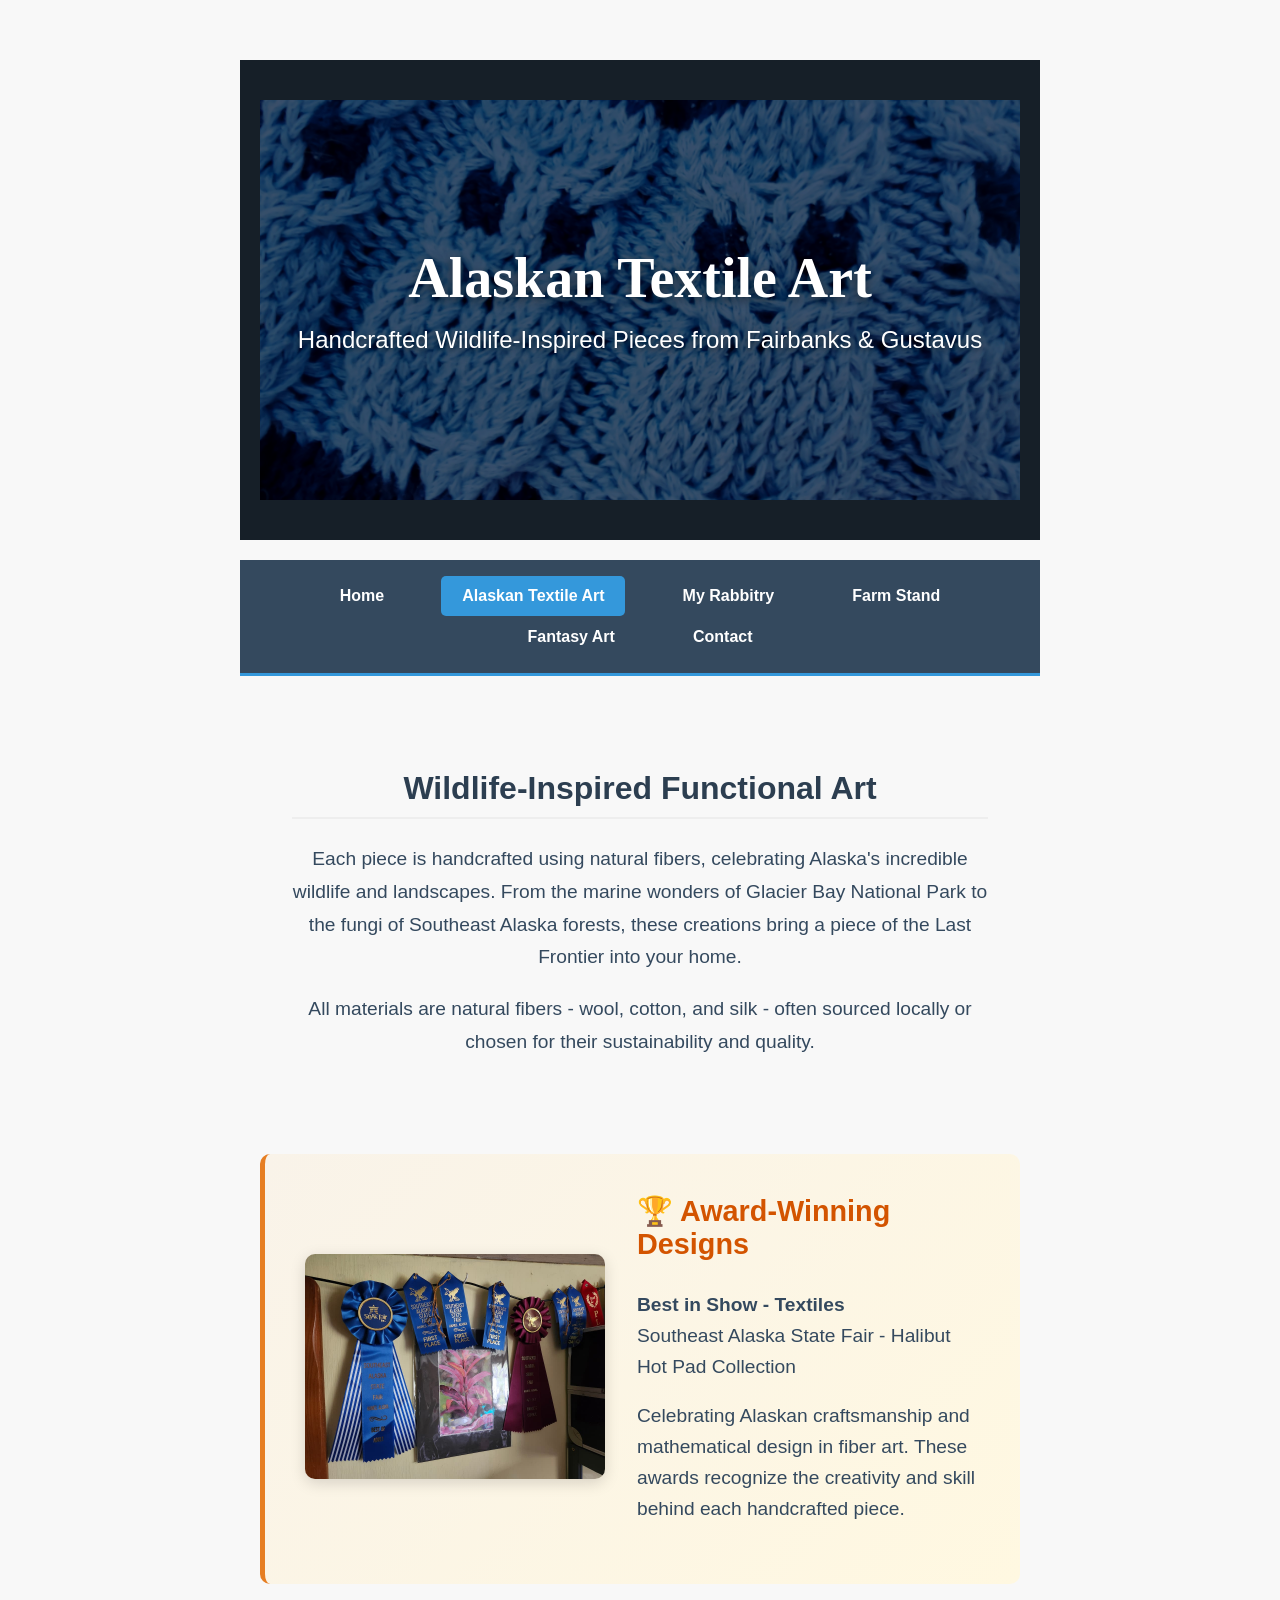
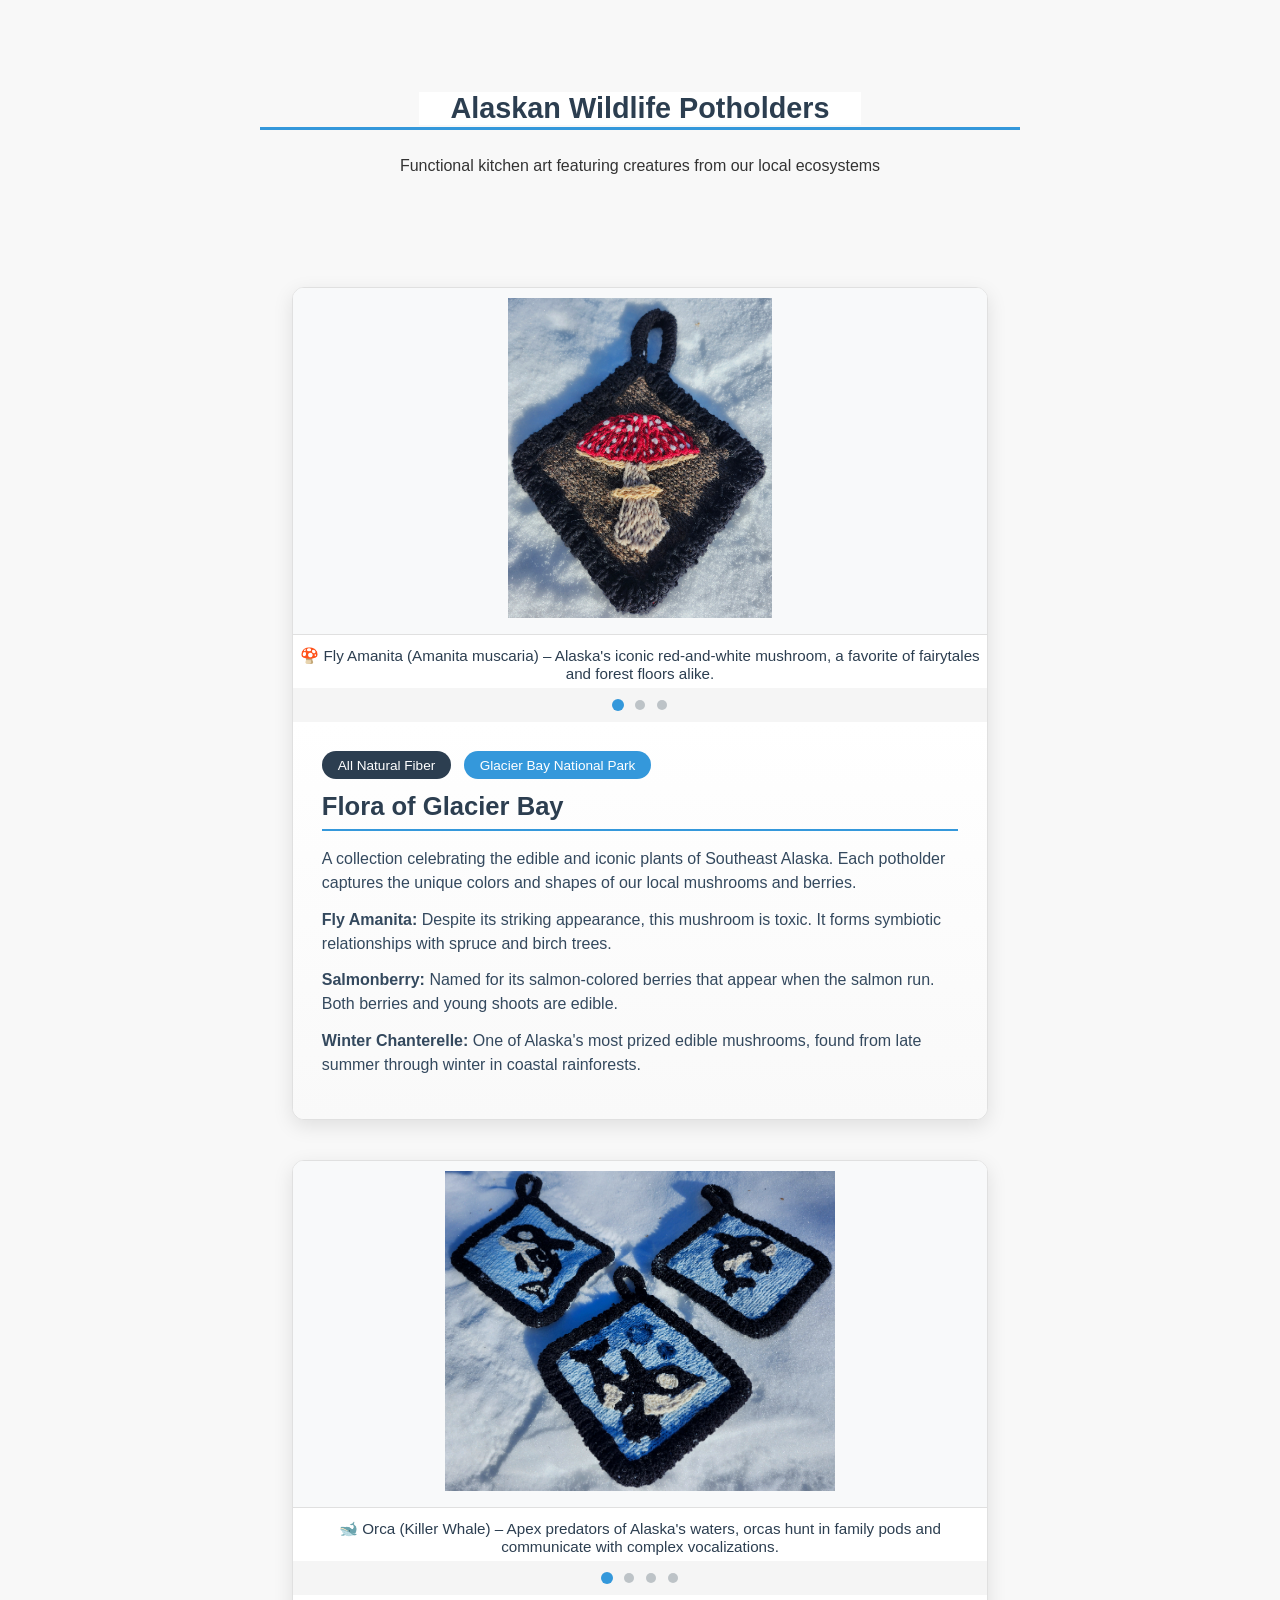
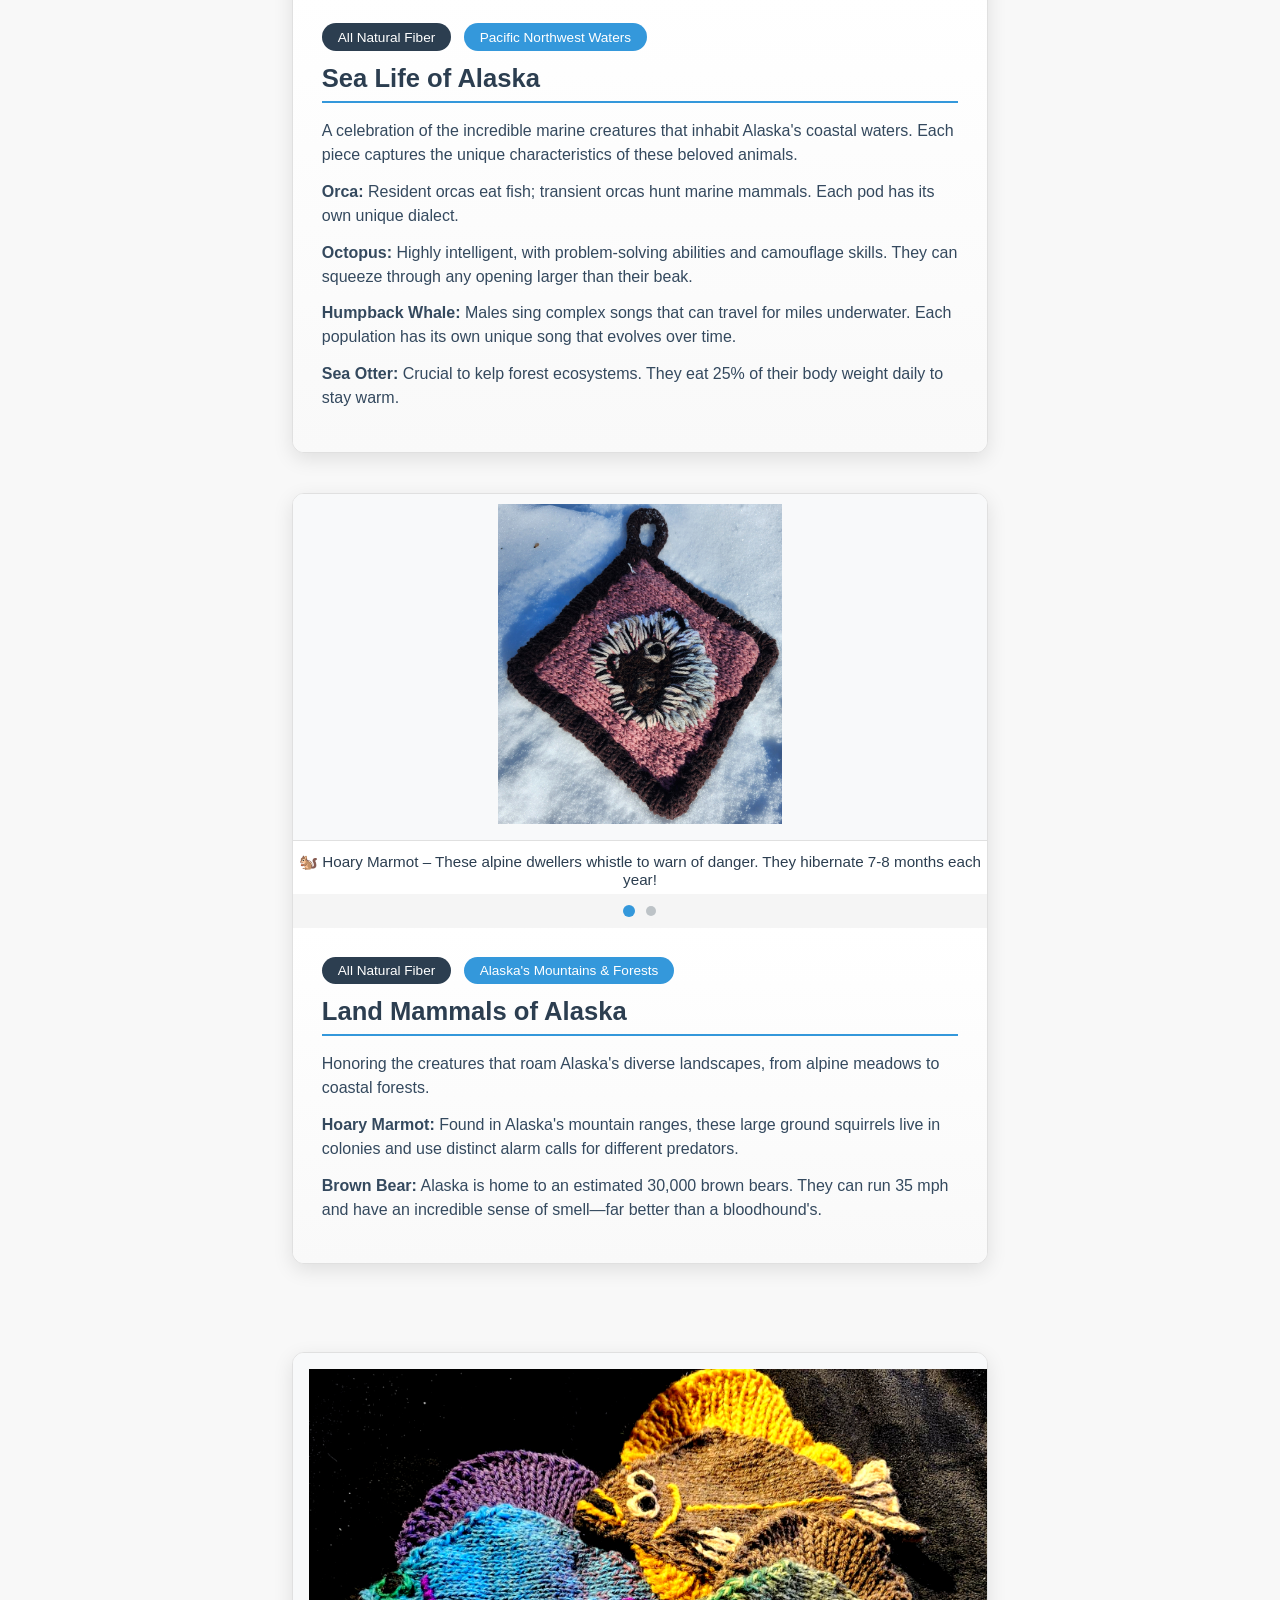
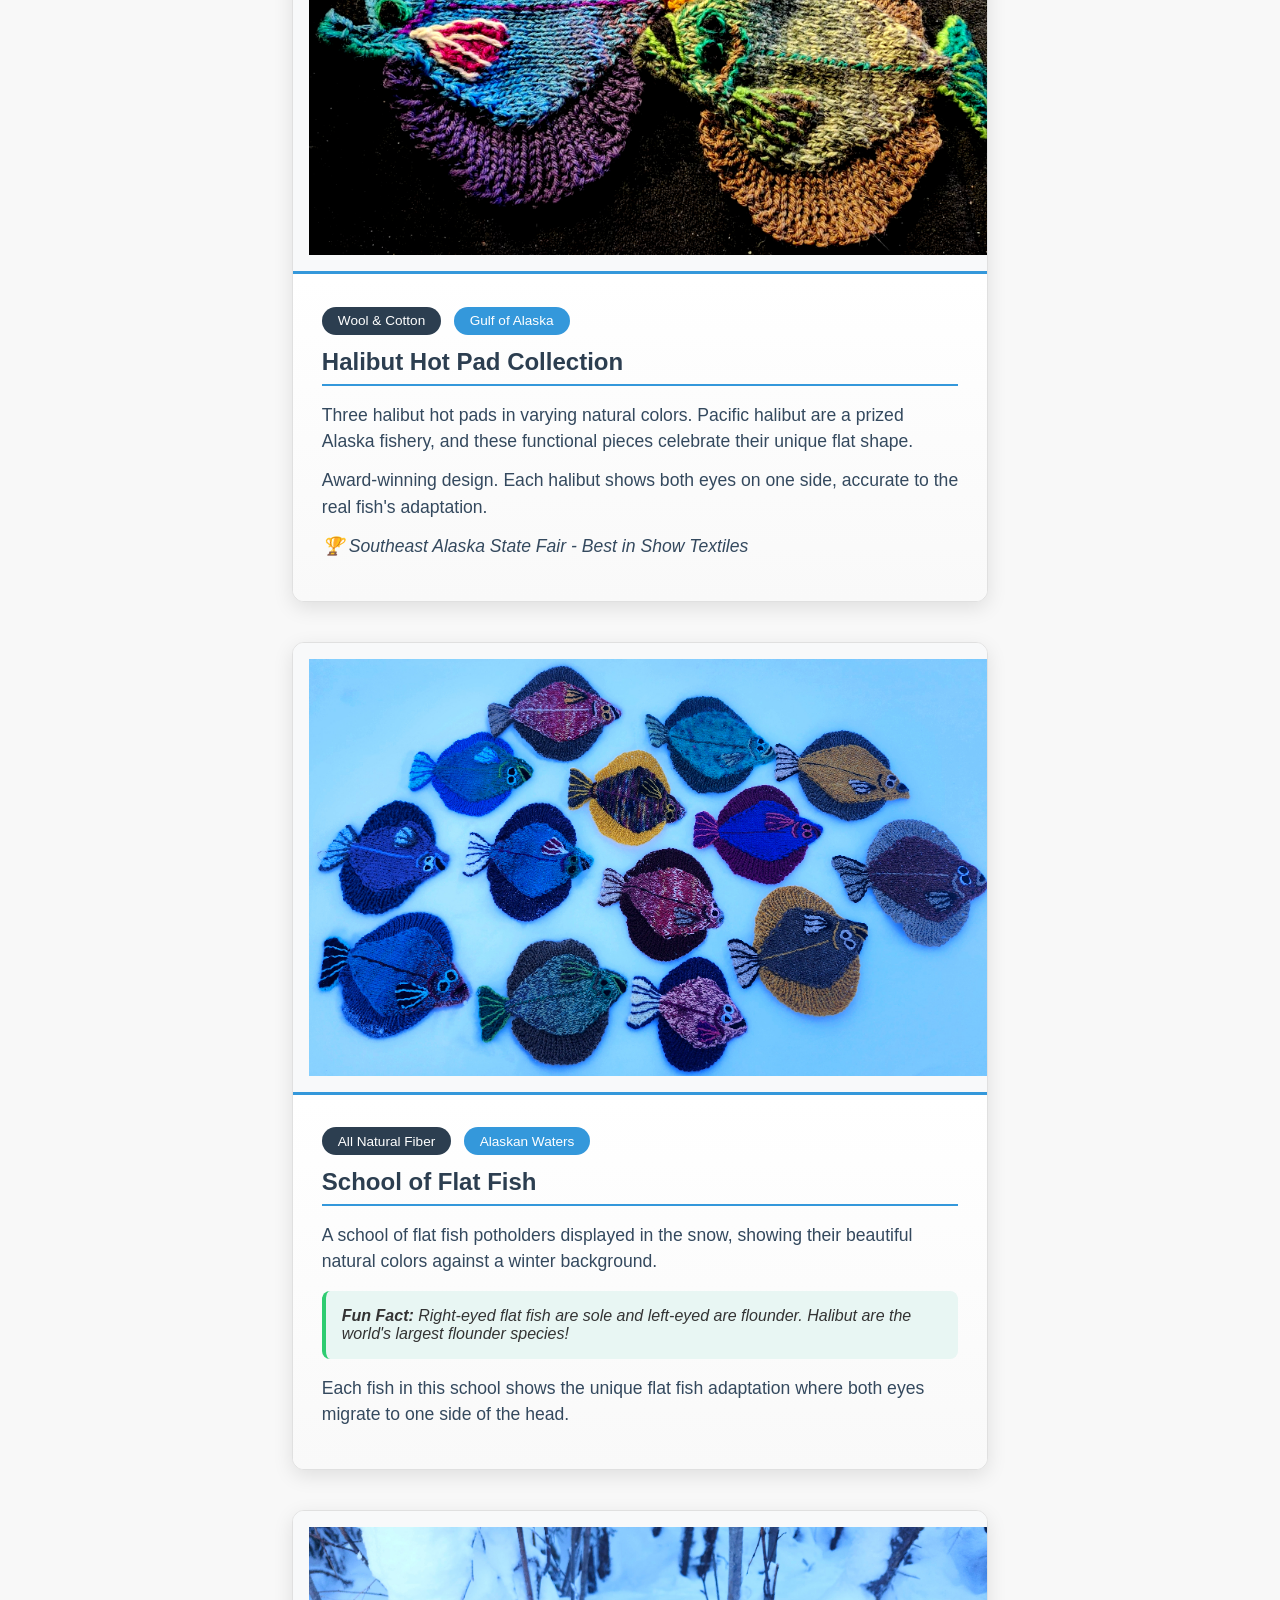
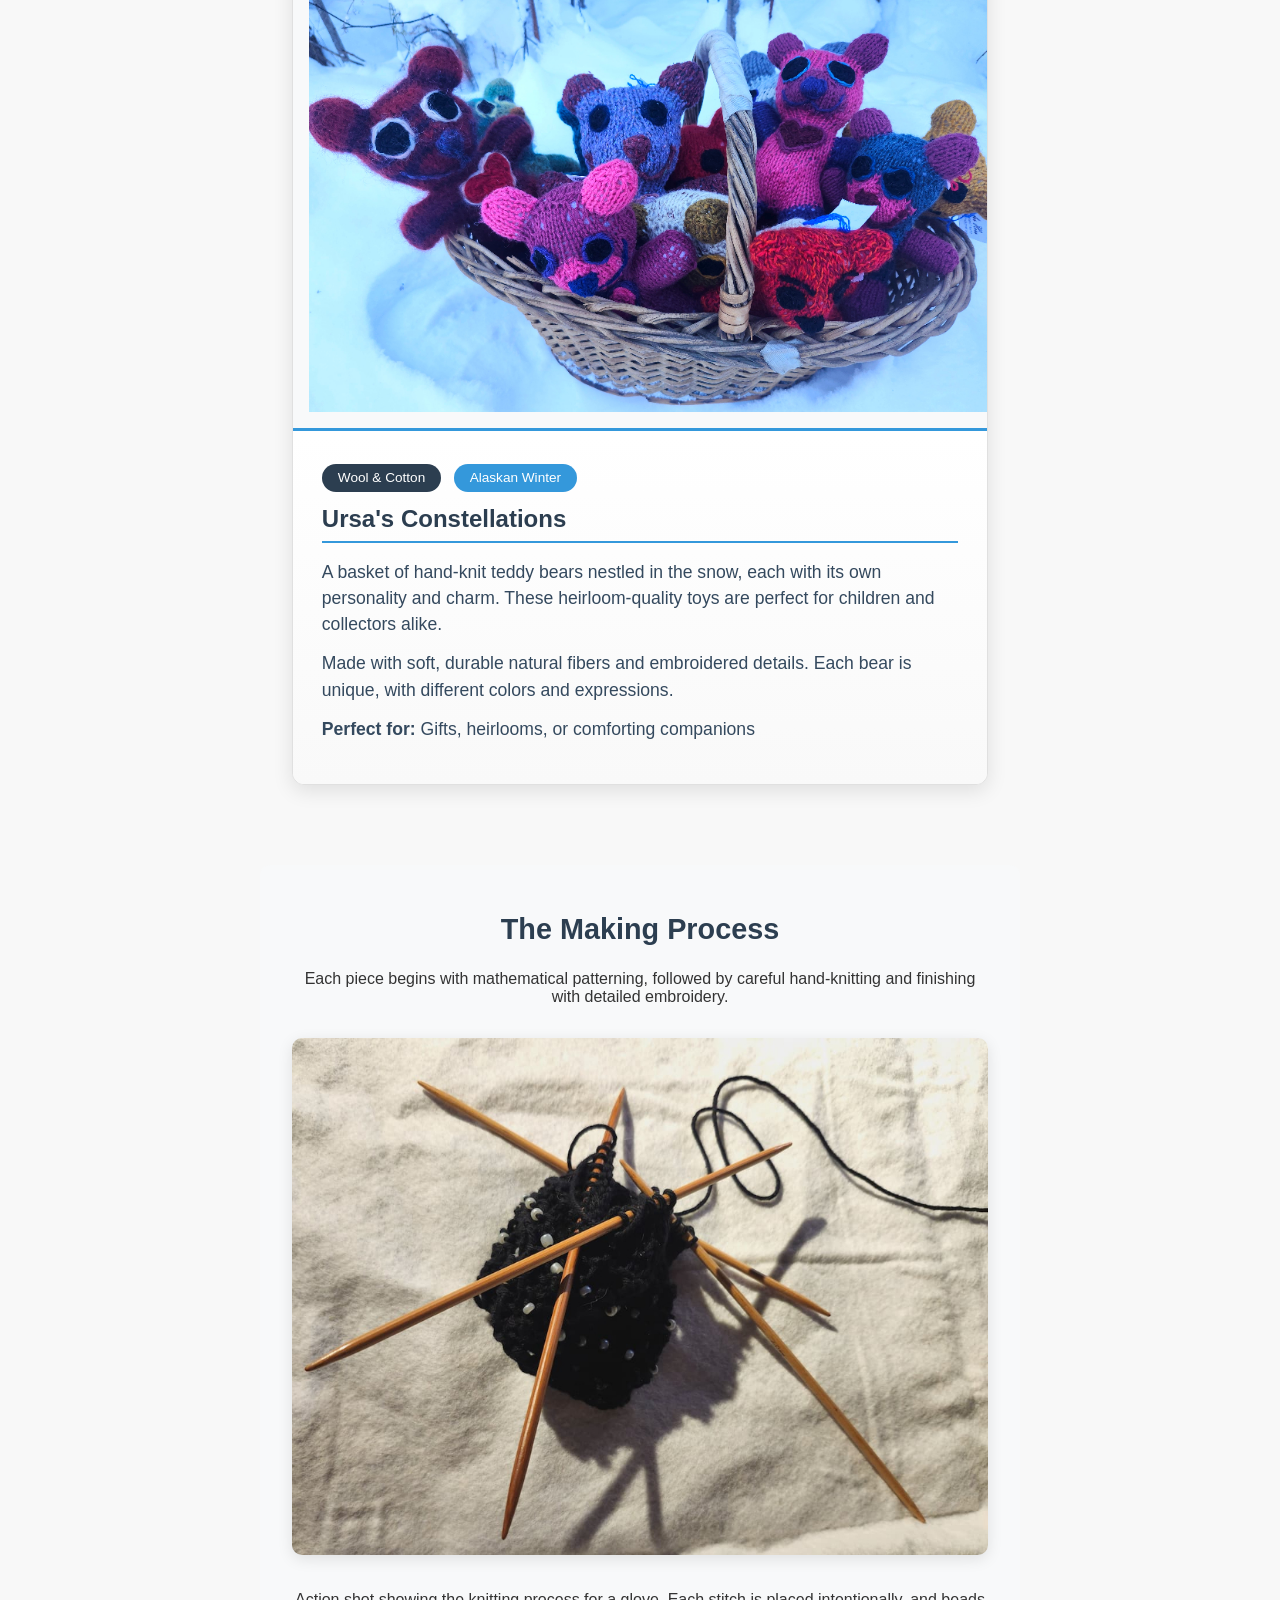
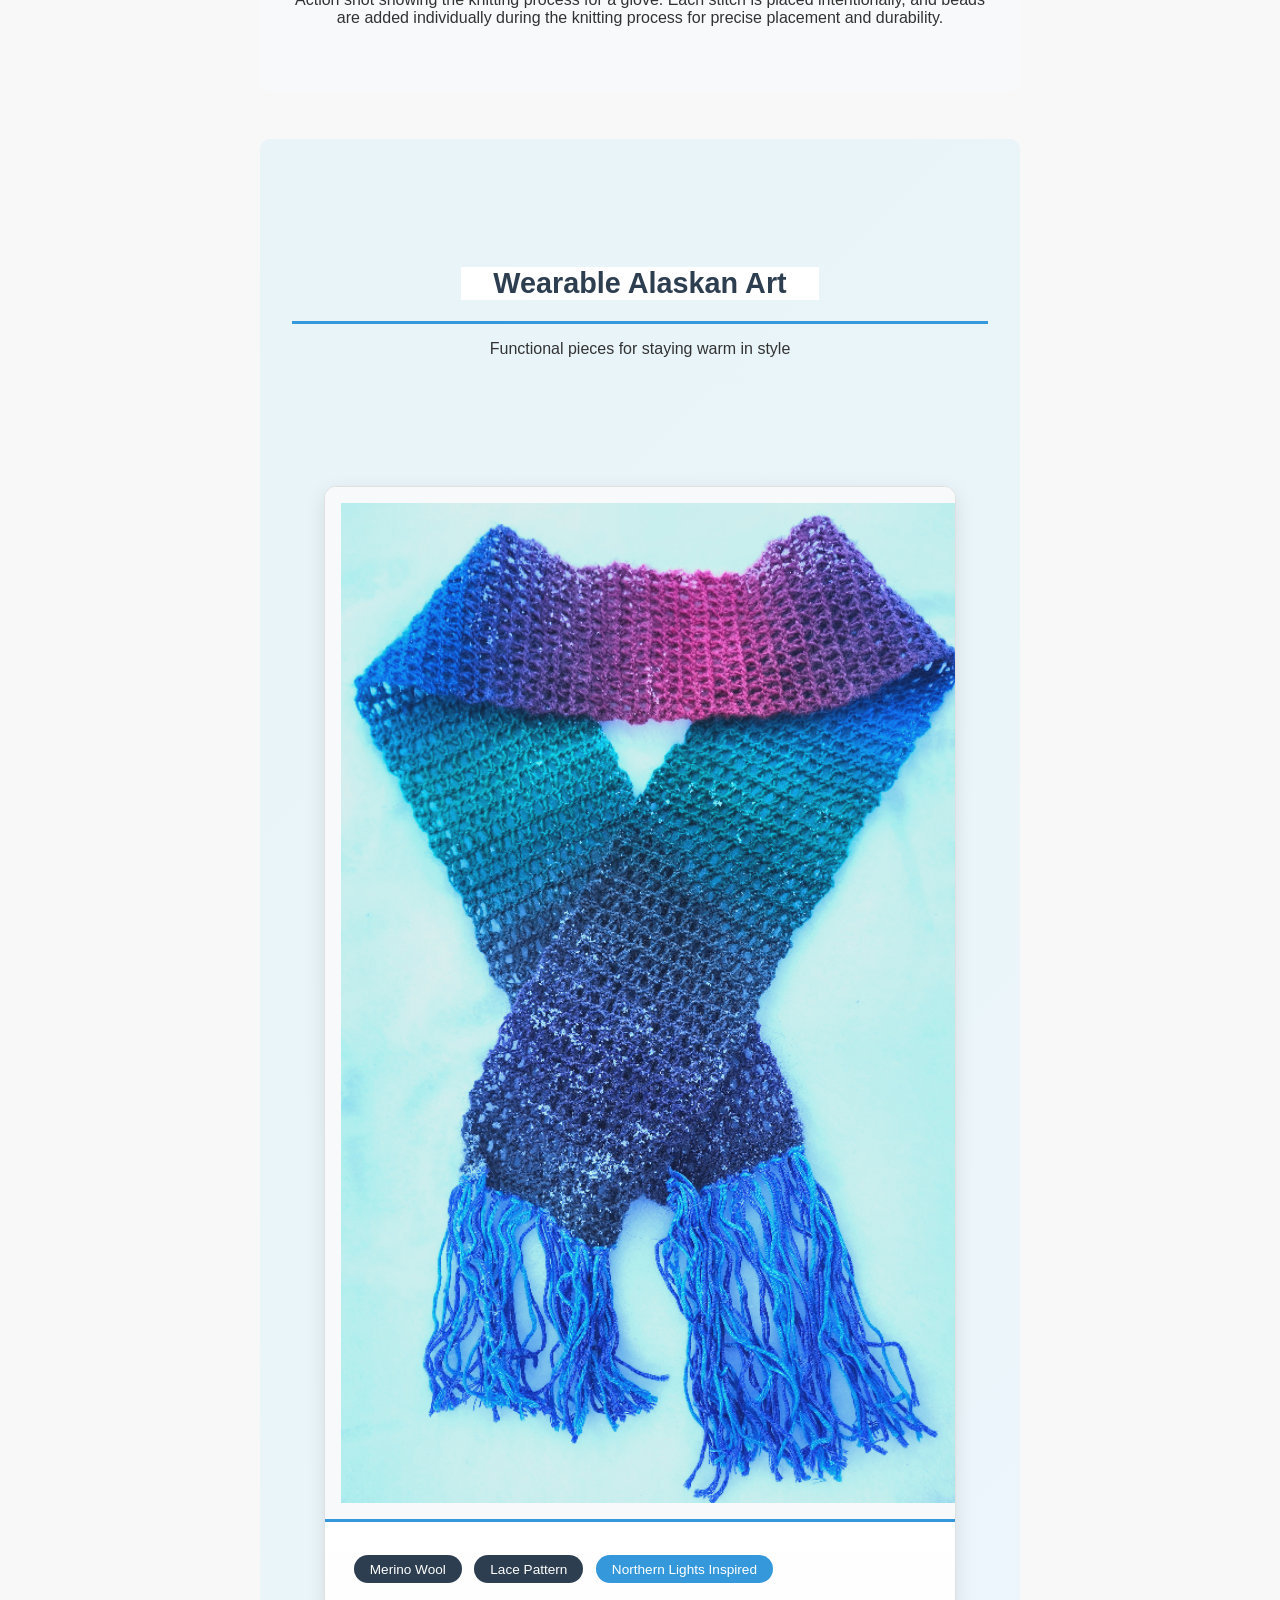
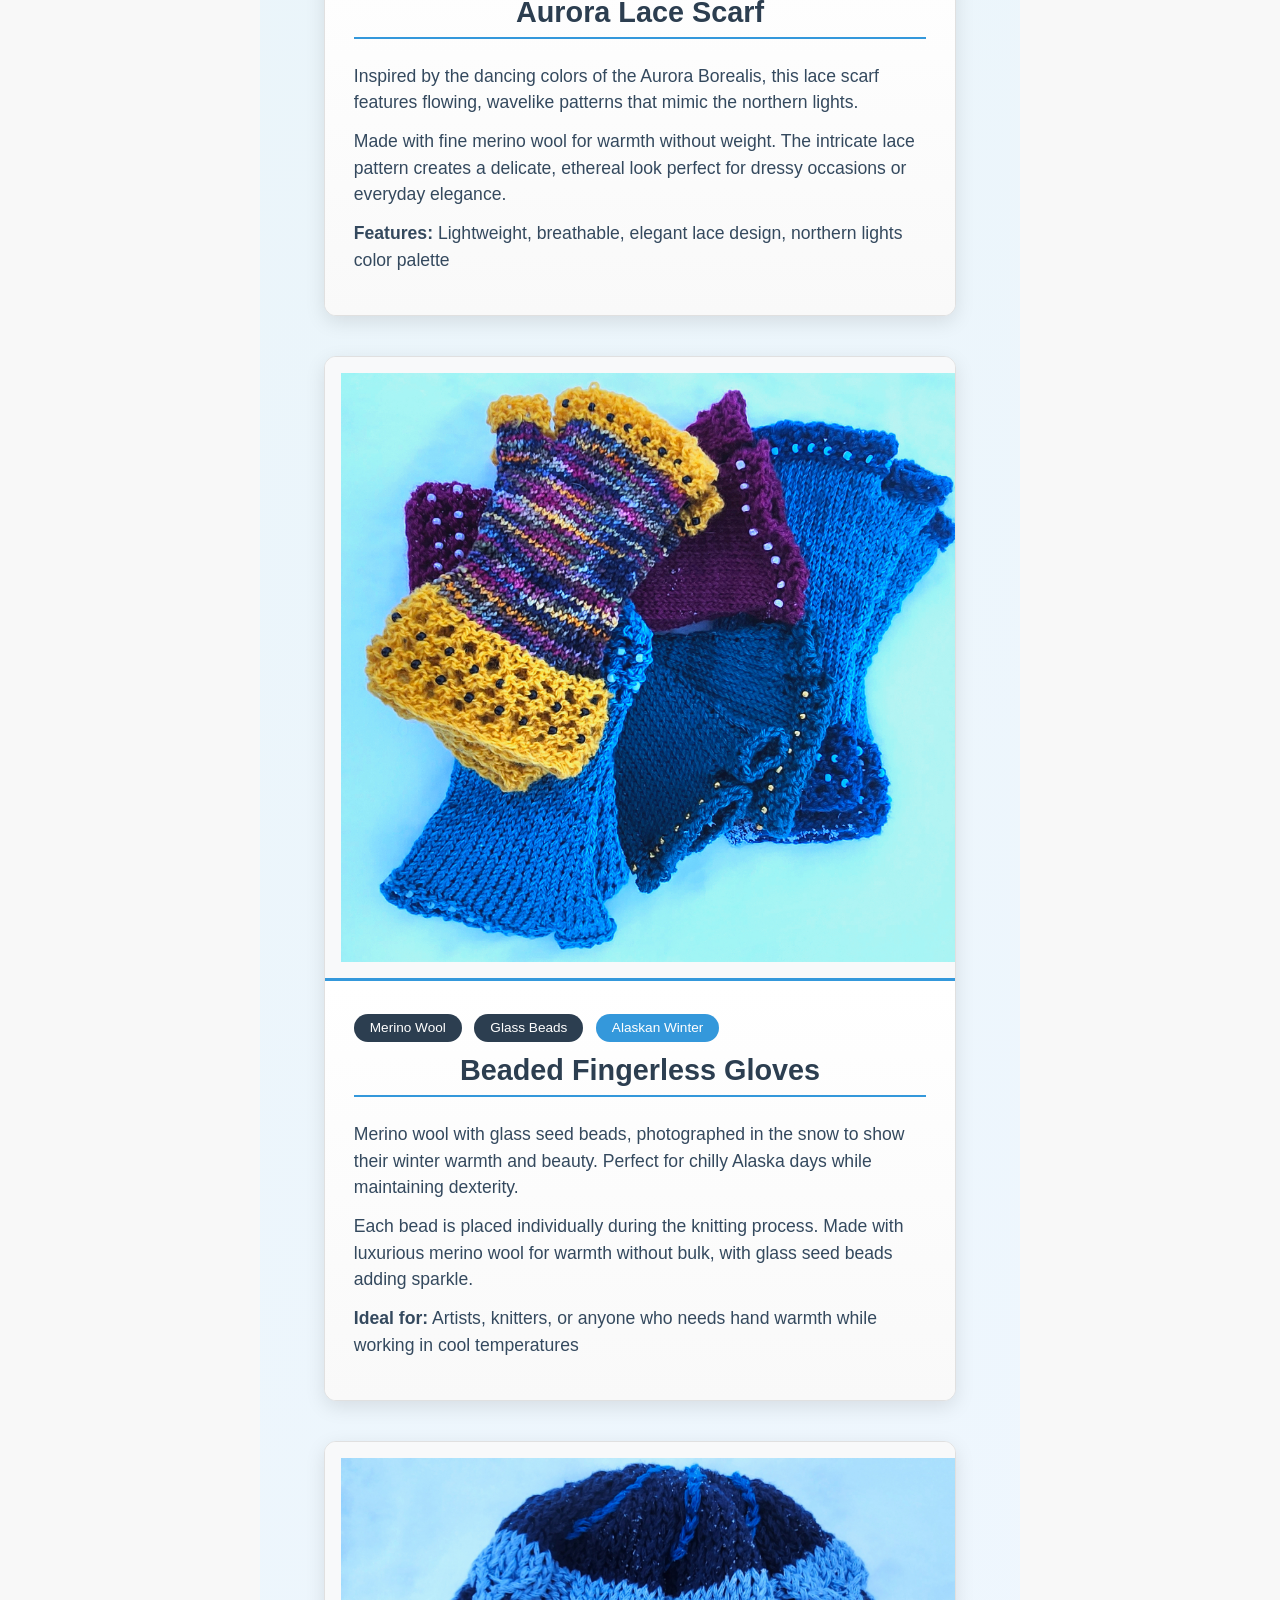
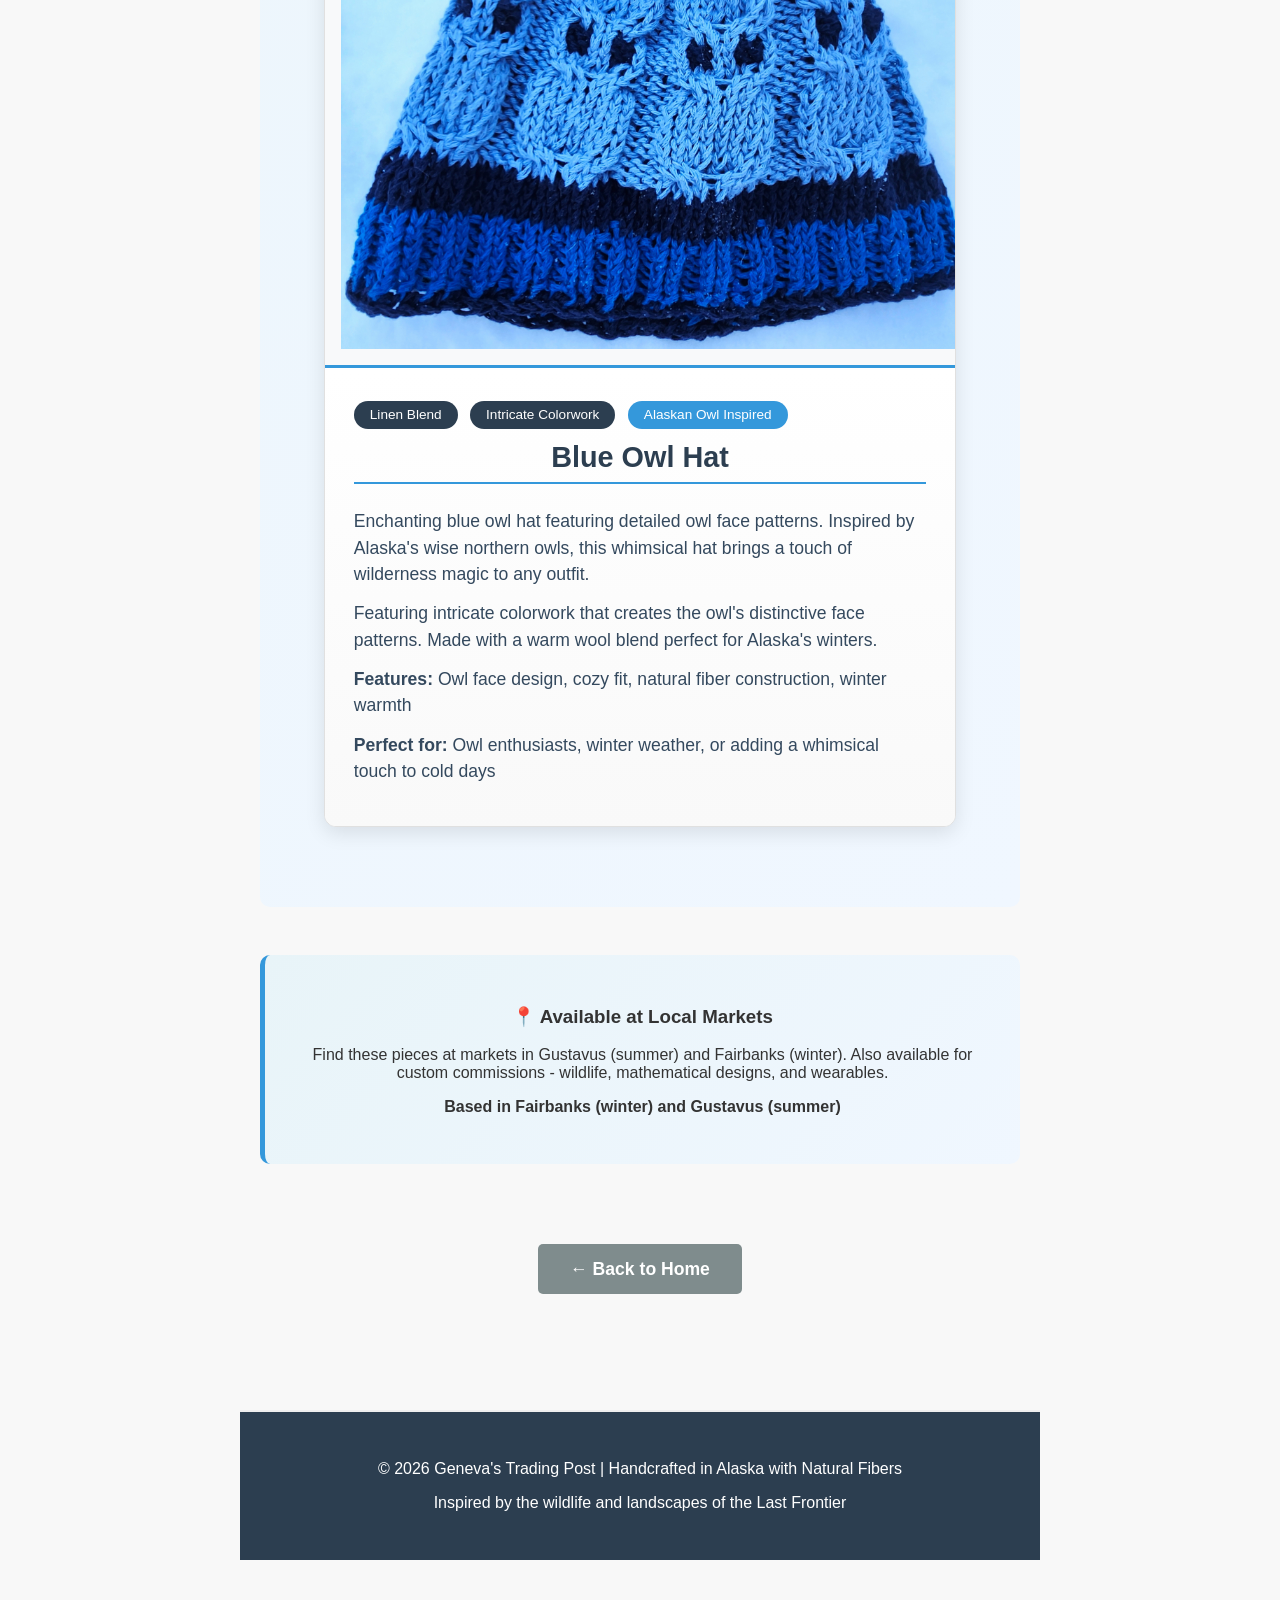
<file: alaska-textiles.html>
<!DOCTYPE html>
<html lang="en">
<head>
    <meta charset="UTF-8">
    <meta name="viewport" content="width=device-width, initial-scale=1.0">
    <title>Alaskan Textile Art - Geneva's Trading Post</title>
    <meta name="description" content="Geneva's Trading Post: Alaskan fiber art, rabbitry, and farm stand in Gustavus & Fairbanks. Hand-knit wildlife potholders, Champagne d'Argent rabbits, local produce.">
<meta name="keywords" content="Alaska, Gustavus, Fairbanks, knitting, fiber art, rabbitry, Champagne d'Argent, Silver Fox, farm stand, quail eggs, potholders, handmade, local produce">
<meta name="author" content="Geneva's Trading Post">
    <link rel="stylesheet" href="styles.css">
    <style>
        /* Textile Art specific styles */
        .page-header {
            position: relative;
            text-align: center;
            color: white;
            margin: 0;
            height: 400px;
            overflow: hidden;
        }
        
        .page-header-banner {
            width: 100%;
            height: 100%;
            object-fit: cover;
        }
        
        .header-overlay {
            position: absolute;
            top: 0;
            left: 0;
            right: 0;
            bottom: 0;
            background: rgba(0, 0, 0, 0.5);
            display: flex;
            flex-direction: column;
            justify-content: center;
            align-items: center;
        }
        
        .page-header h1 {
            font-size: 3.5rem;
            margin: 0;
            color: white;
            text-shadow: 0 3px 10px rgba(0,0,0,0.5);
        }
        
        .page-header p {
            font-size: 1.5rem;
            margin: 1rem 0 0 0;
            color: white;
            text-shadow: 0 2px 5px rgba(0,0,0,0.5);
            max-width: 800px;
            padding: 0 1rem;
        }
        
        nav {
            background: #34495e;
            padding: 1rem;
            text-align: center;
            border-bottom: 3px solid #3498db;
        }
        
        nav a {
            color: white;
            text-decoration: none;
            margin: 0 1rem;
            font-weight: bold;
            padding: 0.7rem 1.3rem;
            border-radius: 5px;
            display: inline-block;
            transition: background 0.3s ease;
        }
        
        nav a:hover {
            background: #3498db;
        }
        
        .current {
            background: #3498db;
        }
        
        .art-intro {
            text-align: center;
            padding: 3rem 2rem;
            max-width: 900px;
            margin: 0 auto;
        }
        
        .art-intro h2 {
            color: #2c3e50;
            font-size: 2rem;
            margin-bottom: 1.5rem;
        }
        
        .art-intro p {
            font-size: 1.2rem;
            line-height: 1.7;
            color: #34495e;
            margin-bottom: 1rem;
        }
        
        .award-section {
            display: flex;
            align-items: center;
            justify-content: center;
            flex-wrap: wrap;
            background: linear-gradient(135deg, #f9f3e9 0%, #fff8e1 100%);
            padding: 2.5rem;
            margin: 2rem auto;
            max-width: 1000px;
            border-radius: 10px;
            border-left: 5px solid #e67e22;
            gap: 2rem;
        }
        
        .award-image {
            flex: 0 0 300px;
        }
        
        .award-image img {
            width: 100%;
            max-width: 300px;
            height: auto;
            border-radius: 10px;
            box-shadow: 0 4px 15px rgba(0,0,0,0.15);
        }
        
        .award-text {
            flex: 1;
            min-width: 300px;
        }
        
        .award-text h3 {
            color: #d35400;
            margin-top: 0;
            font-size: 1.8rem;
        }
        
        .award-text p {
            font-size: 1.2rem;
            line-height: 1.6;
            color: #34495e;
        }
        
        .section-divider {
            text-align: center;
            padding: 2rem;
            position: relative;
            max-width: 1000px;
            margin: 3rem auto;
        }
        
        .section-divider h3 {
            color: #2c3e50;
            font-size: 1.8rem;
            margin-bottom: 1rem;
            padding: 0 2rem;
            background: white;
            display: inline-block;
            position: relative;
            z-index: 2;
        }
        
        .divider-line {
            border-top: 3px solid #3498db;
            position: absolute;
            top: 50%;
            left: 0;
            right: 0;
            z-index: 1;
        }
        
        /* Slideshow Gallery Styles */
        .slideshow-section {
            max-width: 1400px;
            margin: 0 auto;
            padding: 1rem 2rem;
        }
        
        .slideshow-card {
            background: white;
            border-radius: 12px;
            overflow: hidden;
            box-shadow: 0 6px 20px rgba(0,0,0,0.1);
            margin-bottom: 2.5rem;
            transition: transform 0.3s ease, box-shadow 0.3s ease;
            border: 1px solid #e0e0e0;
        }
        
        .slideshow-card:hover {
            transform: translateY(-5px);
            box-shadow: 0 12px 25px rgba(0,0,0,0.15);
        }
        
        .slideshow-container {
            position: relative;
            width: 100%;
            height: 400px;
            overflow: hidden;
            background: #f8f9fa;
        }
        
        .slide {
            position: absolute;
            top: 0;
            left: 0;
            width: 100%;
            height: 100%;
            opacity: 0;
            transition: opacity 0.8s ease-in-out;
            display: flex;
            flex-direction: column;
            align-items: center;
            justify-content: center;
        }
        
        .slide.active {
            opacity: 1;
        }
        
        .slide img {
            width: 100%;
            height: 320px;
            object-fit: contain;
            background: #f8f9fa;
            padding: 1rem;
        }
        
        .slide-caption {
            padding: 0.75rem;
            text-align: center;
            font-size: 0.95rem;
            font-weight: 500;
            color: #2c3e50;
            background: rgba(255,255,255,0.95);
            width: 100%;
            border-top: 1px solid #e0e0e0;
        }
        
        .slide-nav {
            display: flex;
            justify-content: center;
            gap: 0.75rem;
            padding: 0.75rem;
            background: #f5f5f5;
        }
        
        .nav-dot {
            width: 10px;
            height: 10px;
            border-radius: 50%;
            background: #bdc3c7;
            cursor: pointer;
            transition: background 0.3s ease, transform 0.2s ease;
        }
        
        .nav-dot.active {
            background: #3498db;
            transform: scale(1.2);
        }
        
        .nav-dot:hover {
            background: #7f8c8d;
        }
        
        .slideshow-info {
            padding: 1.8rem;
            background: linear-gradient(to bottom, white, #f9f9f9);
        }
        
        .slideshow-info h3 {
            margin-top: 0;
            color: #2c3e50;
            font-size: 1.6rem;
            border-bottom: 2px solid #3498db;
            padding-bottom: 0.5rem;
            margin-bottom: 1rem;
        }
        
        .slideshow-info p {
            margin: 0.8rem 0;
            color: #34495e;
            font-size: 1rem;
            line-height: 1.5;
        }
        
        .material-badge {
            display: inline-block;
            background: #2c3e50;
            color: white;
            padding: 0.4rem 1rem;
            border-radius: 20px;
            font-size: 0.85rem;
            margin-right: 0.5rem;
            margin-bottom: 0.8rem;
        }
        
        .location-badge {
            display: inline-block;
            background: #3498db;
            color: white;
            padding: 0.4rem 1rem;
            border-radius: 20px;
            font-size: 0.85rem;
            margin-right: 0.5rem;
            margin-bottom: 0.8rem;
        }
        
        /* Regular gallery grid for non-slideshow items */
        .gallery-grid {
            display: grid;
            grid-template-columns: repeat(auto-fill, minmax(350px, 1fr));
            gap: 2.5rem;
            padding: 2rem;
            max-width: 1400px;
            margin: 0 auto;
        }
        
        .artwork-card {
            background: white;
            border-radius: 12px;
            overflow: hidden;
            box-shadow: 0 6px 20px rgba(0,0,0,0.1);
            transition: transform 0.3s ease, box-shadow 0.3s ease;
            border: 1px solid #e0e0e0;
        }
        
        .artwork-card:hover {
            transform: translateY(-8px);
            box-shadow: 0 12px 25px rgba(0,0,0,0.15);
        }
        
        .artwork-image {
            width: 100%;
            height: auto;
            min-height: 300px;
            object-fit: contain;
            border-bottom: 3px solid #3498db;
            padding: 1rem;
            background: #f8f9fa;
        }
        
        .artwork-info {
            padding: 1.8rem;
            background: linear-gradient(to bottom, white, #f9f9f9);
        }
        
        .artwork-info h3 {
            margin-top: 0;
            color: #2c3e50;
            font-size: 1.5rem;
            border-bottom: 2px solid #3498db;
            padding-bottom: 0.5rem;
            margin-bottom: 1rem;
        }
        
        .artwork-info p {
            margin: 0.8rem 0;
            color: #34495e;
            font-size: 1.1rem;
            line-height: 1.5;
        }
        
        .process-section {
            background: #f8f9fa;
            padding: 3rem 2rem;
            border-radius: 10px;
            margin: 3rem auto;
            max-width: 1000px;
            text-align: center;
        }
        
        .process-section h3 {
            color: #2c3e50;
            font-size: 1.8rem;
            margin-top: 0;
            margin-bottom: 1.5rem;
        }
        
        .process-image {
            width: 100%;
            max-width: 700px;
            height: auto;
            border-radius: 10px;
            margin: 1rem 0;
            box-shadow: 0 4px 15px rgba(0,0,0,0.1);
        }
        
        .wearables-section {
            background: linear-gradient(135deg, #e8f4f8 0%, #f0f7ff 100%);
            padding: 3rem 2rem;
            border-radius: 10px;
            margin: 3rem auto;
            max-width: 1200px;
        }
        
        .wearables-section h3 {
            color: #2c3e50;
            font-size: 1.8rem;
            margin-top: 0;
            margin-bottom: 1.5rem;
            text-align: center;
        }
        
        .back-btn {
            display: inline-block;
            background: #7f8c8d;
            color: white;
            padding: 0.9rem 2rem;
            text-decoration: none;
            border-radius: 5px;
            font-weight: bold;
            margin: 3rem auto;
            text-align: center;
            font-size: 1.1rem;
            transition: background 0.3s ease;
        }
        
        .back-btn:hover {
            background: #95a5a6;
        }
        
        .market-info {
            background: linear-gradient(135deg, #e8f4f8 0%, #f0f7ff 100%);
            padding: 2rem;
            border-radius: 10px;
            margin: 2rem auto;
            max-width: 800px;
            text-align: center;
            border-left: 5px solid #3498db;
        }
        
        .fun-fact {
            background: #e8f6f3;
            padding: 1rem;
            border-radius: 8px;
            margin: 1rem 0;
            border-left: 4px solid #2ecc71;
            font-style: italic;
        }
        
        footer {
            text-align: center;
            padding: 2rem;
            background: #2c3e50;
            color: white;
            margin-top: 3rem;
        }
        
        @media (max-width: 768px) {
            .gallery-grid {
                grid-template-columns: 1fr;
                padding: 1rem;
            }
            
            .slideshow-section {
                padding: 1rem;
            }
            
            .slideshow-container {
                height: 320px;
            }
            
            .slide img {
                height: 250px;
            }
            
            nav a {
                display: block;
                margin: 0.5rem auto;
                width: 80%;
                max-width: 300px;
            }
            
            .award-section {
                flex-direction: column;
                text-align: center;
            }
            
            .artwork-image {
                min-height: 250px;
            }
            
            .page-header {
                height: 300px;
            }
            
            .page-header h1 {
                font-size: 2.5rem;
            }
            
            .page-header p {
                font-size: 1.2rem;
            }
        }
    </style>
</head>
<body>
    <!-- New Header with Owl Banner -->
    <header class="page-header">
        <img src="images/OwlCloseUp.jpg" alt="Owl Pattern Knitting Close Up" class="page-header-banner">
        <div class="header-overlay">
            <h1>Alaskan Textile Art</h1>
            <p>Handcrafted Wildlife-Inspired Pieces from Fairbanks & Gustavus</p>
        </div>
    </header>
    
    <!-- Navigation Menu -->
    <nav>
        <a href="index.html">Home</a>
        <a href="alaska-textiles.html" class="current">Alaskan Textile Art</a>
        <a href="rabbitry.html">My Rabbitry</a>
        <a href="farm-stand.html">Farm Stand</a>
        <a href="fantasy-ball.html">Fantasy Art</a>
        <a href="contact.html">Contact</a>
    </nav>
    
    <main>
        <!-- Introduction -->
        <section class="art-intro">
            <h2>Wildlife-Inspired Functional Art</h2>
            <p>Each piece is handcrafted using natural fibers, celebrating Alaska's incredible wildlife and landscapes. From the marine wonders of Glacier Bay National Park to the fungi of Southeast Alaska forests, these creations bring a piece of the Last Frontier into your home.</p>
            <p>All materials are natural fibers - wool, cotton, and silk - often sourced locally or chosen for their sustainability and quality.</p>
        </section>
        
        <!-- Award Section with Actual Photo -->
        <section class="award-section">
            <div class="award-image">
                <img src="images/prizes_rsz.jpg" alt="Southeast Alaska State Fair Awards">
            </div>
            <div class="award-text">
                <h3>🏆 Award-Winning Designs</h3>
                <p><strong>Best in Show - Textiles</strong><br>Southeast Alaska State Fair - Halibut Hot Pad Collection</p>
                <p>Celebrating Alaskan craftsmanship and mathematical design in fiber art. These awards recognize the creativity and skill behind each handcrafted piece.</p>
            </div>
        </section>
        
        <!-- Potholders Section with Slideshows -->
        <div class="section-divider">
            <div class="divider-line"></div>
            <h3>Alaskan Wildlife Potholders</h3>
            <p>Functional kitchen art featuring creatures from our local ecosystems</p>
        </div>
        
        <div class="slideshow-section">
            <!-- Slideshow 1: Flora of Glacier Bay (Mushrooms & Berries) -->
            <div class="slideshow-card">
                <div class="slideshow-container" id="floraSlideshow">
                    <div class="slide active">
                        <img src="images/FlyAmanitaPotholder.jpg" alt="Fly Amanita Mushroom Potholder">
                        <div class="slide-caption">🍄 Fly Amanita (Amanita muscaria) – Alaska's iconic red-and-white mushroom, a favorite of fairytales and forest floors alike.</div>
                    </div>
                    <div class="slide">
                        <img src="images/SalmonBerryPotholder.jpg" alt="Salmonberry Potholder">
                        <div class="slide-caption">🍇 Salmonberry (Rubus spectabilis) – A sweet-tart berry that ripens alongside salmon runs. A favorite food of bears and foragers!</div>
                    </div>
                    <div class="slide">
                        <img src="images/WinterChanterellesInSnow.jpg" alt="Winter Chanterelle Mushroom Potholder">
                        <div class="slide-caption">🍄 Winter Chanterelle (Craterellus tubaeformis) – A golden treasure found in Southeast Alaska forests, even under snow in late winter!</div>
                    </div>
                </div>
                <div class="slide-nav" id="floraNav">
                    <span class="nav-dot active"></span>
                    <span class="nav-dot"></span>
                    <span class="nav-dot"></span>
                </div>
                <div class="slideshow-info">
                    <span class="material-badge">All Natural Fiber</span>
                    <span class="location-badge">Glacier Bay National Park</span>
                    <h3>Flora of Glacier Bay</h3>
                    <p>A collection celebrating the edible and iconic plants of Southeast Alaska. Each potholder captures the unique colors and shapes of our local mushrooms and berries.</p>
                    <p><strong>Fly Amanita:</strong> Despite its striking appearance, this mushroom is toxic. It forms symbiotic relationships with spruce and birch trees.</p>
                    <p><strong>Salmonberry:</strong> Named for its salmon-colored berries that appear when the salmon run. Both berries and young shoots are edible.</p>
                    <p><strong>Winter Chanterelle:</strong> One of Alaska's most prized edible mushrooms, found from late summer through winter in coastal rainforests.</p>
                </div>
            </div>
            
            <!-- Slideshow 2: Sea Life (Orca, Octopus, Humpback Whale, Sea Otter) -->
            <div class="slideshow-card">
                <div class="slideshow-container" id="seaLifeSlideshow">
                    <div class="slide active">
                        <img src="images/OrcaPotholderCollection.jpg" alt="Orca Potholder Collection">
                        <div class="slide-caption">🐋 Orca (Killer Whale) – Apex predators of Alaska's waters, orcas hunt in family pods and communicate with complex vocalizations.</div>
                    </div>
                    <div class="slide">
                        <img src="images/Octopus_potholder_Jan.jpg" alt="Giant Pacific Octopus Potholder">
                        <div class="slide-caption">🐙 Giant Pacific Octopus – The largest octopus species, with an arm span up to 20 feet. They have three hearts and blue blood!</div>
                    </div>
                    <div class="slide">
                        <img src="images/whale_potholder_Jan.jpg" alt="Humpback Whale Potholder">
                        <div class="slide-caption">🐋 Humpback Whale – Known for their haunting songs and acrobatic breaches. They travel 3,000+ miles to feed in Alaska's waters.</div>
                    </div>
                    <div class="slide">
                        <img src="images/SeaOtterPotholder.jpg" alt="Sea Otter Potholder">
                        <div class="slide-caption">🦦 Sea Otter – The smallest marine mammal, with the densest fur of any animal. They hold hands while sleeping to stay together!</div>
                    </div>
                </div>
                <div class="slide-nav" id="seaLifeNav">
                    <span class="nav-dot active"></span>
                    <span class="nav-dot"></span>
                    <span class="nav-dot"></span>
                    <span class="nav-dot"></span>
                </div>
                <div class="slideshow-info">
                    <span class="material-badge">All Natural Fiber</span>
                    <span class="location-badge">Pacific Northwest Waters</span>
                    <h3>Sea Life of Alaska</h3>
                    <p>A celebration of the incredible marine creatures that inhabit Alaska's coastal waters. Each piece captures the unique characteristics of these beloved animals.</p>
                    <p><strong>Orca:</strong> Resident orcas eat fish; transient orcas hunt marine mammals. Each pod has its own unique dialect.</p>
                    <p><strong>Octopus:</strong> Highly intelligent, with problem-solving abilities and camouflage skills. They can squeeze through any opening larger than their beak.</p>
                    <p><strong>Humpback Whale:</strong> Males sing complex songs that can travel for miles underwater. Each population has its own unique song that evolves over time.</p>
                    <p><strong>Sea Otter:</strong> Crucial to kelp forest ecosystems. They eat 25% of their body weight daily to stay warm.</p>
                </div>
            </div>
            
            <!-- Slideshow 3: Land Mammals (Marmot & Bear) -->
            <div class="slideshow-card">
                <div class="slideshow-container" id="landMammalsSlideshow">
                    <div class="slide active">
                        <img src="images/MarmotPotholder.jpg" alt="Marmot Potholder">
                        <div class="slide-caption">🐿️ Hoary Marmot – These alpine dwellers whistle to warn of danger. They hibernate 7-8 months each year!</div>
                    </div>
                    <div class="slide">
                        <img src="images/BearPotholder.jpg" alt="Bear Potholder">
                        <div class="slide-caption">🐻 Brown Bear (Grizzly) – Alaska's iconic bears. A coastal brown bear can eat 80-90 salmon per day during the salmon run!</div>
                    </div>
                </div>
                <div class="slide-nav" id="landMammalsNav">
                    <span class="nav-dot active"></span>
                    <span class="nav-dot"></span>
                </div>
                <div class="slideshow-info">
                    <span class="material-badge">All Natural Fiber</span>
                    <span class="location-badge">Alaska's Mountains & Forests</span>
                    <h3>Land Mammals of Alaska</h3>
                    <p>Honoring the creatures that roam Alaska's diverse landscapes, from alpine meadows to coastal forests.</p>
                    <p><strong>Hoary Marmot:</strong> Found in Alaska's mountain ranges, these large ground squirrels live in colonies and use distinct alarm calls for different predators.</p>
                    <p><strong>Brown Bear:</strong> Alaska is home to an estimated 30,000 brown bears. They can run 35 mph and have an incredible sense of smell—far better than a bloodhound's.</p>
                </div>
            </div>
        </div>
        
        <!-- Remaining Potholders (Halibut, School of Flat Fish, and any others) -->
        <div class="gallery-grid">
            <!-- Halibut Collection -->
            <div class="artwork-card">
                <img src="images/halibuts3left_Jan.jpg" alt="Three Halibut Hot Pads in Different Colors" class="artwork-image">
                <div class="artwork-info">
                    <span class="material-badge">Wool & Cotton</span>
                    <span class="location-badge">Gulf of Alaska</span>
                    <h3>Halibut Hot Pad Collection</h3>
                    <p>Three halibut hot pads in varying natural colors. Pacific halibut are a prized Alaska fishery, and these functional pieces celebrate their unique flat shape.</p>
                    <p>Award-winning design. Each halibut shows both eyes on one side, accurate to the real fish's adaptation.</p>
                    <p><em>🏆 Southeast Alaska State Fair - Best in Show Textiles</em></p>
                </div>
            </div>
            
            <!-- School of Flat Fish in Snow -->
            <div class="artwork-card">
                <img src="images/SchoolFlatFishSnow.jpg" alt="School of Flat Fish Potholders in Snow" class="artwork-image">
                <div class="artwork-info">
                    <span class="material-badge">All Natural Fiber</span>
                    <span class="location-badge">Alaskan Waters</span>
                    <h3>School of Flat Fish</h3>
                    <p>A school of flat fish potholders displayed in the snow, showing their beautiful natural colors against a winter background.</p>
                    <div class="fun-fact">
                        <strong>Fun Fact:</strong> Right-eyed flat fish are sole and left-eyed are flounder. Halibut are the world's largest flounder species!
                    </div>
                    <p>Each fish in this school shows the unique flat fish adaptation where both eyes migrate to one side of the head.</p>
                </div>
            </div>
            
            <!-- Basket of Teddy Bears in Snow -->
            <div class="artwork-card">
                <img src="images/BasketOfBearsInSnow.jpg" alt="Basket of Hand-Knit Teddy Bears in Snow" class="artwork-image">
                <div class="artwork-info">
                    <span class="material-badge">Wool & Cotton</span>
                    <span class="location-badge">Alaskan Winter</span>
                    <h3>Ursa's Constellations</h3>
                    <p>A basket of hand-knit teddy bears nestled in the snow, each with its own personality and charm. These heirloom-quality toys are perfect for children and collectors alike.</p>
                    <p>Made with soft, durable natural fibers and embroidered details. Each bear is unique, with different colors and expressions.</p>
                    <p><strong>Perfect for:</strong> Gifts, heirlooms, or comforting companions</p>
                </div>
            </div>
        </div>
        
        <!-- Process Section -->
        <section class="process-section">
            <h3>The Making Process</h3>
            <p>Each piece begins with mathematical patterning, followed by careful hand-knitting and finishing with detailed embroidery.</p>
            <img src="images/knitting_actionshot_Jan.jpg" alt="Knitting in Progress - Making a Glove" class="process-image">
            <p>Action shot showing the knitting process for a glove. Each stitch is placed intentionally, and beads are added individually during the knitting process for precise placement and durability.</p>
        </section>
        
        <!-- Wearables Section -->
        <section class="wearables-section">
            <div class="section-divider">
                <div class="divider-line"></div>
                <h3>Wearable Alaskan Art</h3>
                <p>Functional pieces for staying warm in style</p>
            </div>
            
            <div class="gallery-grid">
                <!-- Aurora Lace Scarf -->
                <div class="artwork-card">
                    <img src="images/AuroraScarf.jpg" alt="Aurora Lace Scarf" class="artwork-image">
                    <div class="artwork-info">
                        <span class="material-badge">Merino Wool</span>
                        <span class="material-badge">Lace Pattern</span>
                        <span class="location-badge">Northern Lights Inspired</span>
                        <h3>Aurora Lace Scarf</h3>
                        <p>Inspired by the dancing colors of the Aurora Borealis, this lace scarf features flowing, wavelike patterns that mimic the northern lights.</p>
                        <p>Made with fine merino wool for warmth without weight. The intricate lace pattern creates a delicate, ethereal look perfect for dressy occasions or everyday elegance.</p>
                        <p><strong>Features:</strong> Lightweight, breathable, elegant lace design, northern lights color palette</p>
                    </div>
                </div>
                
                <!-- Fingerless Gloves in Snow -->
                <div class="artwork-card">
                    <img src="images/FingerlessGlovesInSnow.jpg" alt="Beaded Fingerless Gloves in Snow" class="artwork-image">
                    <div class="artwork-info">
                        <span class="material-badge">Merino Wool</span>
                        <span class="material-badge">Glass Beads</span>
                        <span class="location-badge">Alaskan Winter</span>
                        <h3>Beaded Fingerless Gloves</h3>
                        <p>Merino wool with glass seed beads, photographed in the snow to show their winter warmth and beauty. Perfect for chilly Alaska days while maintaining dexterity.</p>
                        <p>Each bead is placed individually during the knitting process. Made with luxurious merino wool for warmth without bulk, with glass seed beads adding sparkle.</p>
                        <p><strong>Ideal for:</strong> Artists, knitters, or anyone who needs hand warmth while working in cool temperatures</p>
                    </div>
                </div>
                
                <!-- Blue Owl Hat -->
                <div class="artwork-card">
                    <img src="images/BlueOwlHat.jpg" alt="Blue Owl Hat" class="artwork-image">
                    <div class="artwork-info">
                        <span class="material-badge">Linen Blend</span>
                        <span class="material-badge">Intricate Colorwork</span>
                        <span class="location-badge">Alaskan Owl Inspired</span>
                        <h3>Blue Owl Hat</h3>
                        <p>Enchanting blue owl hat featuring detailed owl face patterns. Inspired by Alaska's wise northern owls, this whimsical hat brings a touch of wilderness magic to any outfit.</p>
                        <p>Featuring intricate colorwork that creates the owl's distinctive face patterns. Made with a warm wool blend perfect for Alaska's winters.</p>
                        <p><strong>Features:</strong> Owl face design, cozy fit, natural fiber construction, winter warmth</p>
                        <p><strong>Perfect for:</strong> Owl enthusiasts, winter weather, or adding a whimsical touch to cold days</p>
                    </div>
                </div>
            </div>
        </section>
        
        <!-- Market Information -->
        <div class="market-info">
            <h3>📍 Available at Local Markets</h3>
            <p>Find these pieces at markets in Gustavus (summer) and Fairbanks (winter). Also available for custom commissions - wildlife, mathematical designs, and wearables.</p>
            <p><strong>Based in Fairbanks (winter) and Gustavus (summer)</strong></p>
        </div>
        
        <!-- Back to Home Button -->
        <div style="text-align: center;">
            <a href="index.html" class="back-btn">← Back to Home</a>
        </div>
    </main>
    
    <footer>
        <p>© 2026 Geneva's Trading Post | Handcrafted in Alaska with Natural Fibers</p>
        <p>Inspired by the wildlife and landscapes of the Last Frontier</p>
    </footer>
    
    <script>
        // Flora Slideshow
        const floraSlides = document.querySelectorAll('#floraSlideshow .slide');
        const floraDots = document.querySelectorAll('#floraNav .nav-dot');
        let floraIndex = 0;
        let floraInterval;
        
        function showFloraSlide(index) {
            floraSlides.forEach((slide, i) => {
                slide.classList.toggle('active', i === index);
            });
            floraDots.forEach((dot, i) => {
                dot.classList.toggle('active', i === index);
            });
            floraIndex = index;
        }
        
        function nextFloraSlide() {
            let newIndex = floraIndex + 1;
            if (newIndex >= floraSlides.length) newIndex = 0;
            showFloraSlide(newIndex);
        }
        
        function startFloraSlideshow() {
            floraInterval = setInterval(nextFloraSlide, 10000);
        }
        
        function stopFloraSlideshow() {
            if (floraInterval) clearInterval(floraInterval);
        }
        
        floraDots.forEach((dot, index) => {
            dot.addEventListener('click', () => {
                stopFloraSlideshow();
                showFloraSlide(index);
                startFloraSlideshow();
            });
        });
        startFloraSlideshow();
        const floraContainer = document.getElementById('floraSlideshow');
        if (floraContainer) {
            floraContainer.addEventListener('mouseenter', stopFloraSlideshow);
            floraContainer.addEventListener('mouseleave', startFloraSlideshow);
        }
        
        // Sea Life Slideshow
        const seaLifeSlides = document.querySelectorAll('#seaLifeSlideshow .slide');
        const seaLifeDots = document.querySelectorAll('#seaLifeNav .nav-dot');
        let seaLifeIndex = 0;
        let seaLifeInterval;
        
        function showSeaLifeSlide(index) {
            seaLifeSlides.forEach((slide, i) => {
                slide.classList.toggle('active', i === index);
            });
            seaLifeDots.forEach((dot, i) => {
                dot.classList.toggle('active', i === index);
            });
            seaLifeIndex = index;
        }
        
        function nextSeaLifeSlide() {
            let newIndex = seaLifeIndex + 1;
            if (newIndex >= seaLifeSlides.length) newIndex = 0;
            showSeaLifeSlide(newIndex);
        }
        
        function startSeaLifeSlideshow() {
            seaLifeInterval = setInterval(nextSeaLifeSlide, 10000);
        }
        
        function stopSeaLifeSlideshow() {
            if (seaLifeInterval) clearInterval(seaLifeInterval);
        }
        
        seaLifeDots.forEach((dot, index) => {
            dot.addEventListener('click', () => {
                stopSeaLifeSlideshow();
                showSeaLifeSlide(index);
                startSeaLifeSlideshow();
            });
        });
        startSeaLifeSlideshow();
        const seaLifeContainer = document.getElementById('seaLifeSlideshow');
        if (seaLifeContainer) {
            seaLifeContainer.addEventListener('mouseenter', stopSeaLifeSlideshow);
            seaLifeContainer.addEventListener('mouseleave', startSeaLifeSlideshow);
        }
        
        // Land Mammals Slideshow
        const landSlides = document.querySelectorAll('#landMammalsSlideshow .slide');
        const landDots = document.querySelectorAll('#landMammalsNav .nav-dot');
        let landIndex = 0;
        let landInterval;
        
        function showLandSlide(index) {
            landSlides.forEach((slide, i) => {
                slide.classList.toggle('active', i === index);
            });
            landDots.forEach((dot, i) => {
                dot.classList.toggle('active', i === index);
            });
            landIndex = index;
        }
        
        function nextLandSlide() {
            let newIndex = landIndex + 1;
            if (newIndex >= landSlides.length) newIndex = 0;
            showLandSlide(newIndex);
        }
        
        function startLandSlideshow() {
            landInterval = setInterval(nextLandSlide, 10000);
        }
        
        function stopLandSlideshow() {
            if (landInterval) clearInterval(landInterval);
        }
        
        landDots.forEach((dot, index) => {
            dot.addEventListener('click', () => {
                stopLandSlideshow();
                showLandSlide(index);
                startLandSlideshow();
            });
        });
        startLandSlideshow();
        const landContainer = document.getElementById('landMammalsSlideshow');
        if (landContainer) {
            landContainer.addEventListener('mouseenter', stopLandSlideshow);
            landContainer.addEventListener('mouseleave', startLandSlideshow);
        }
    </script>
</body>
</html>
</file>
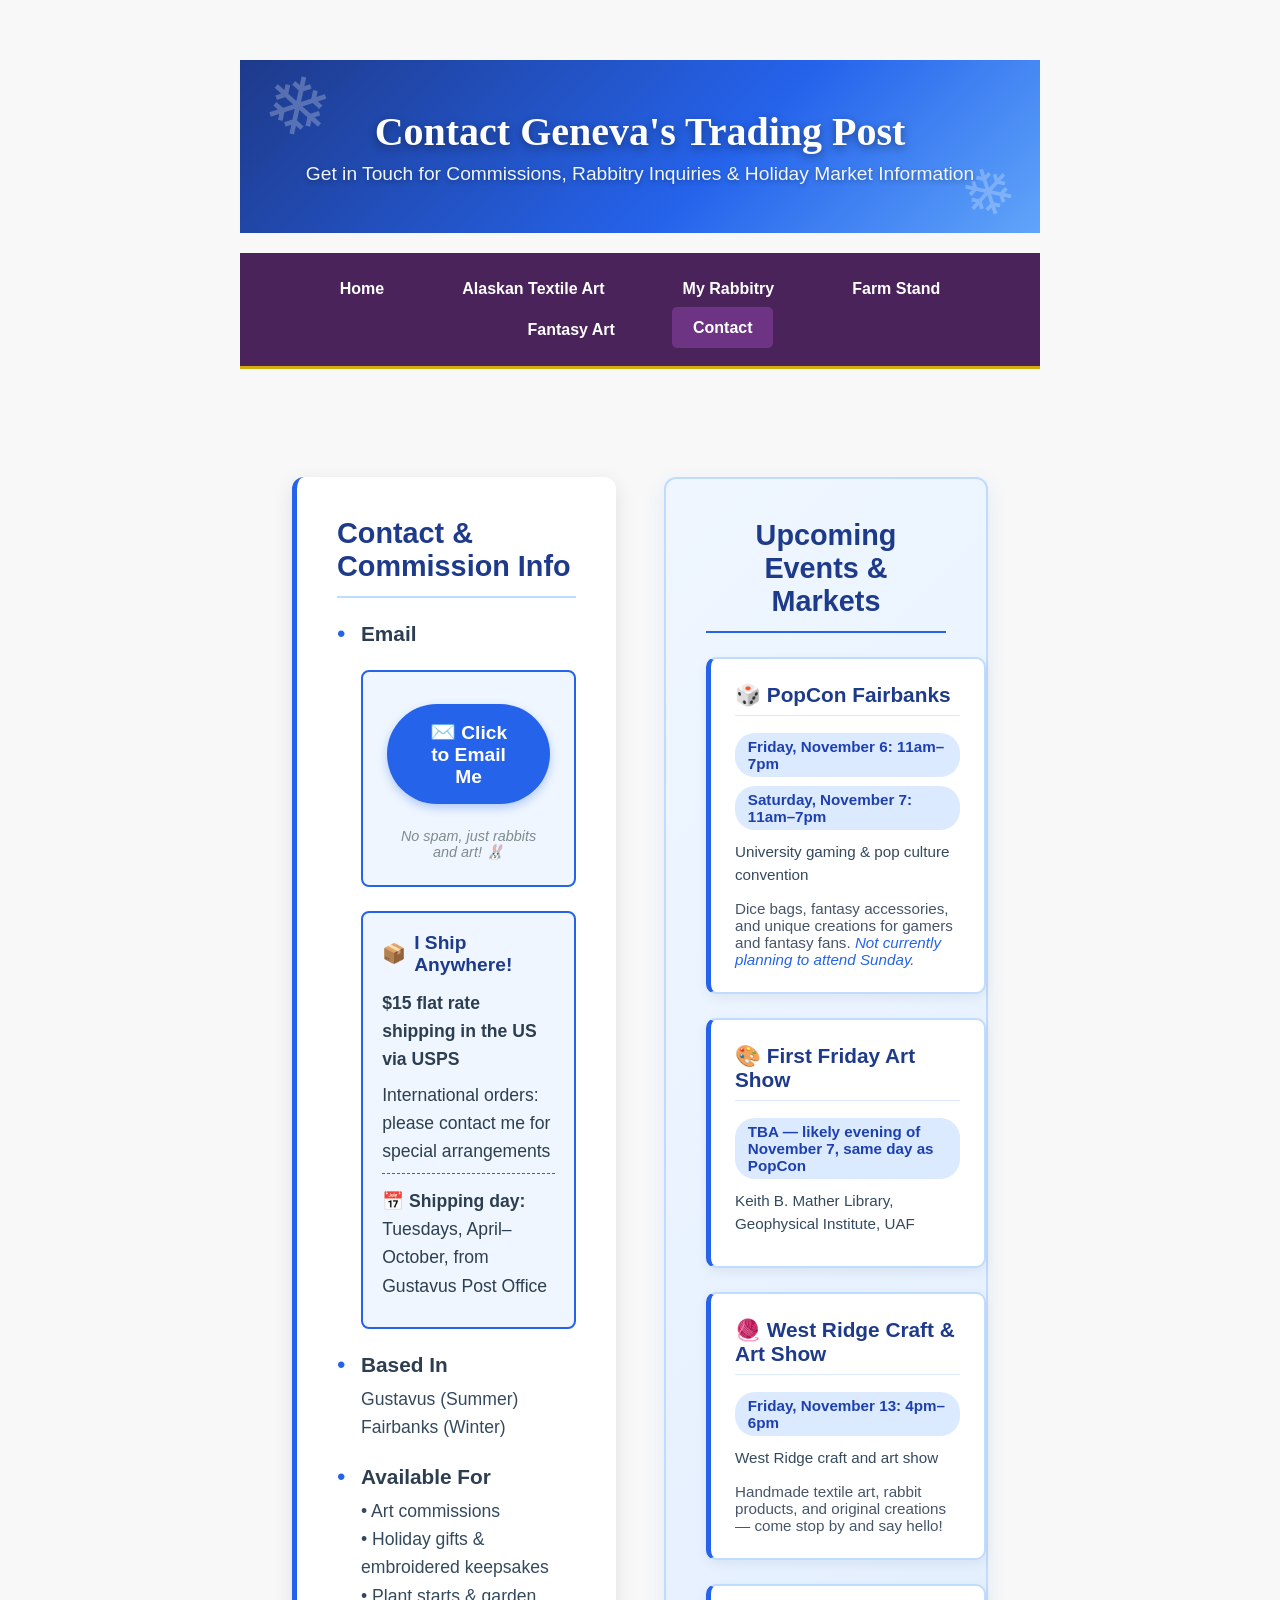
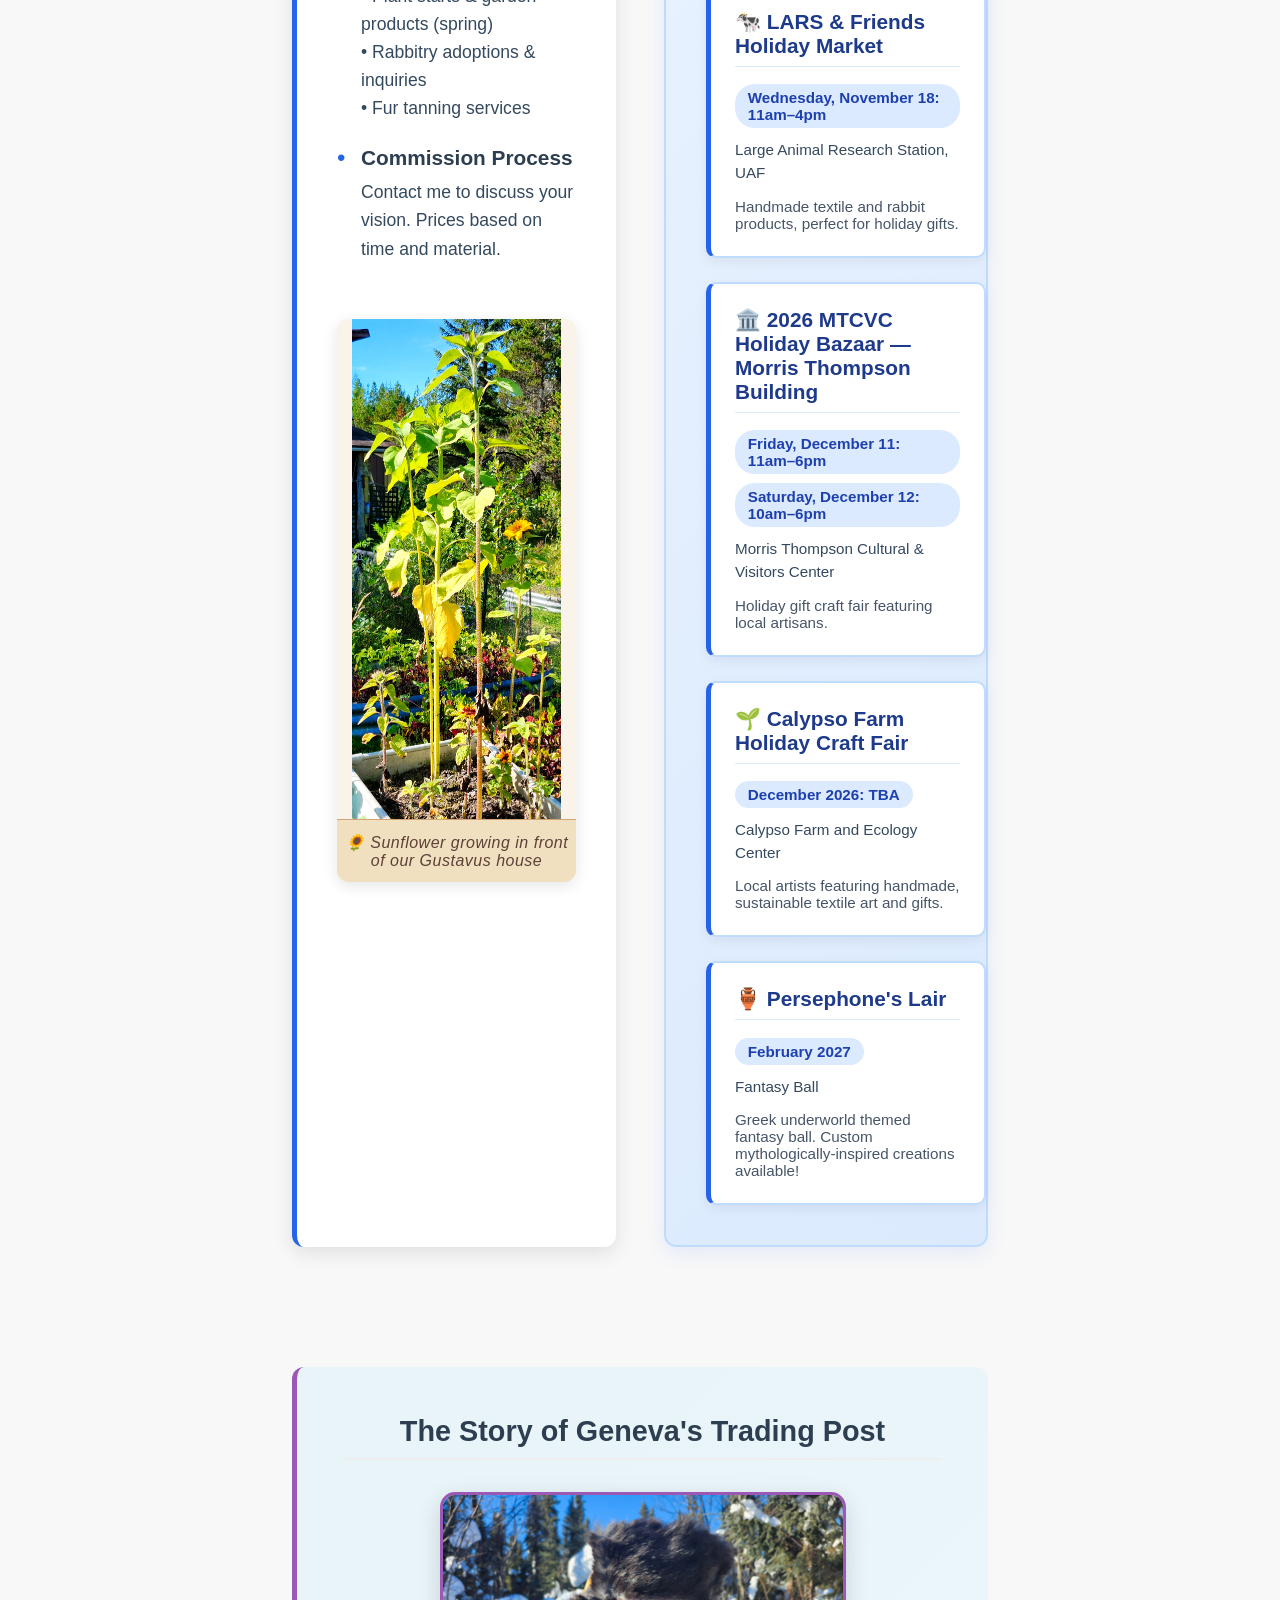
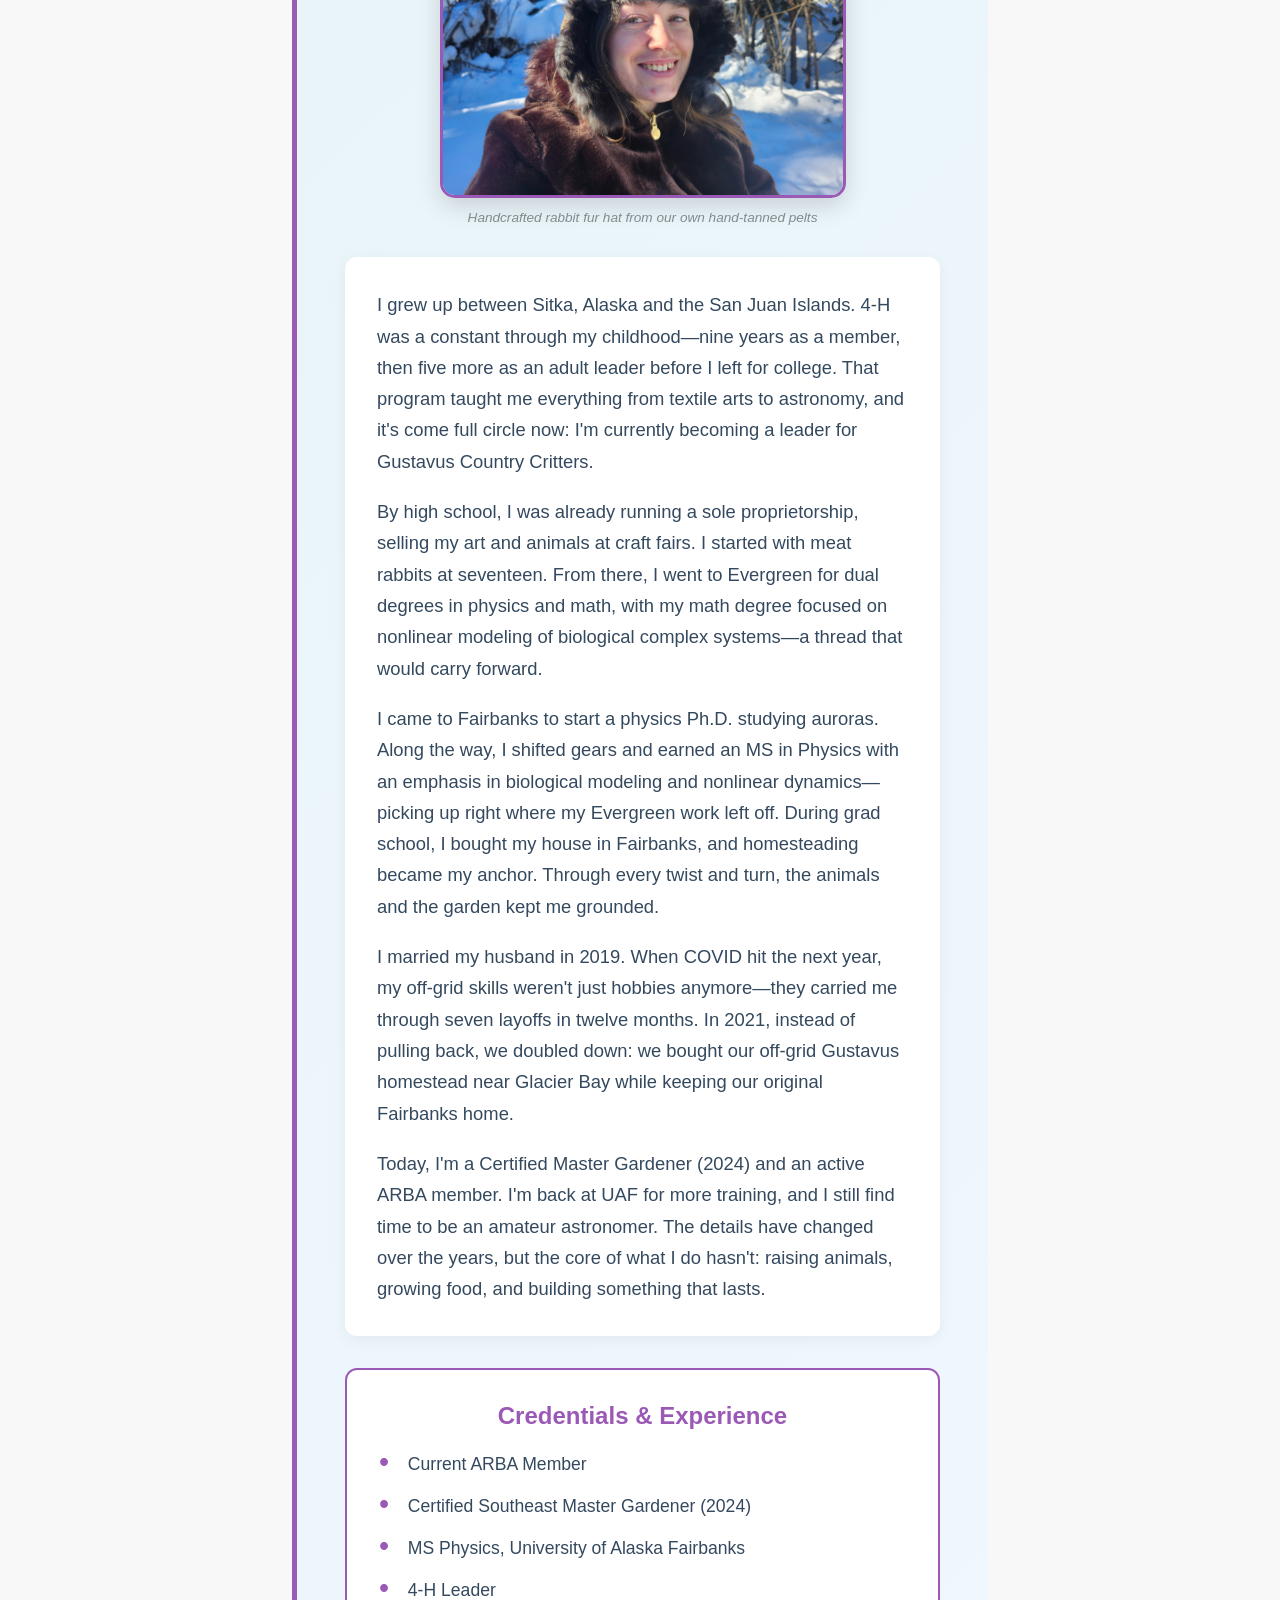
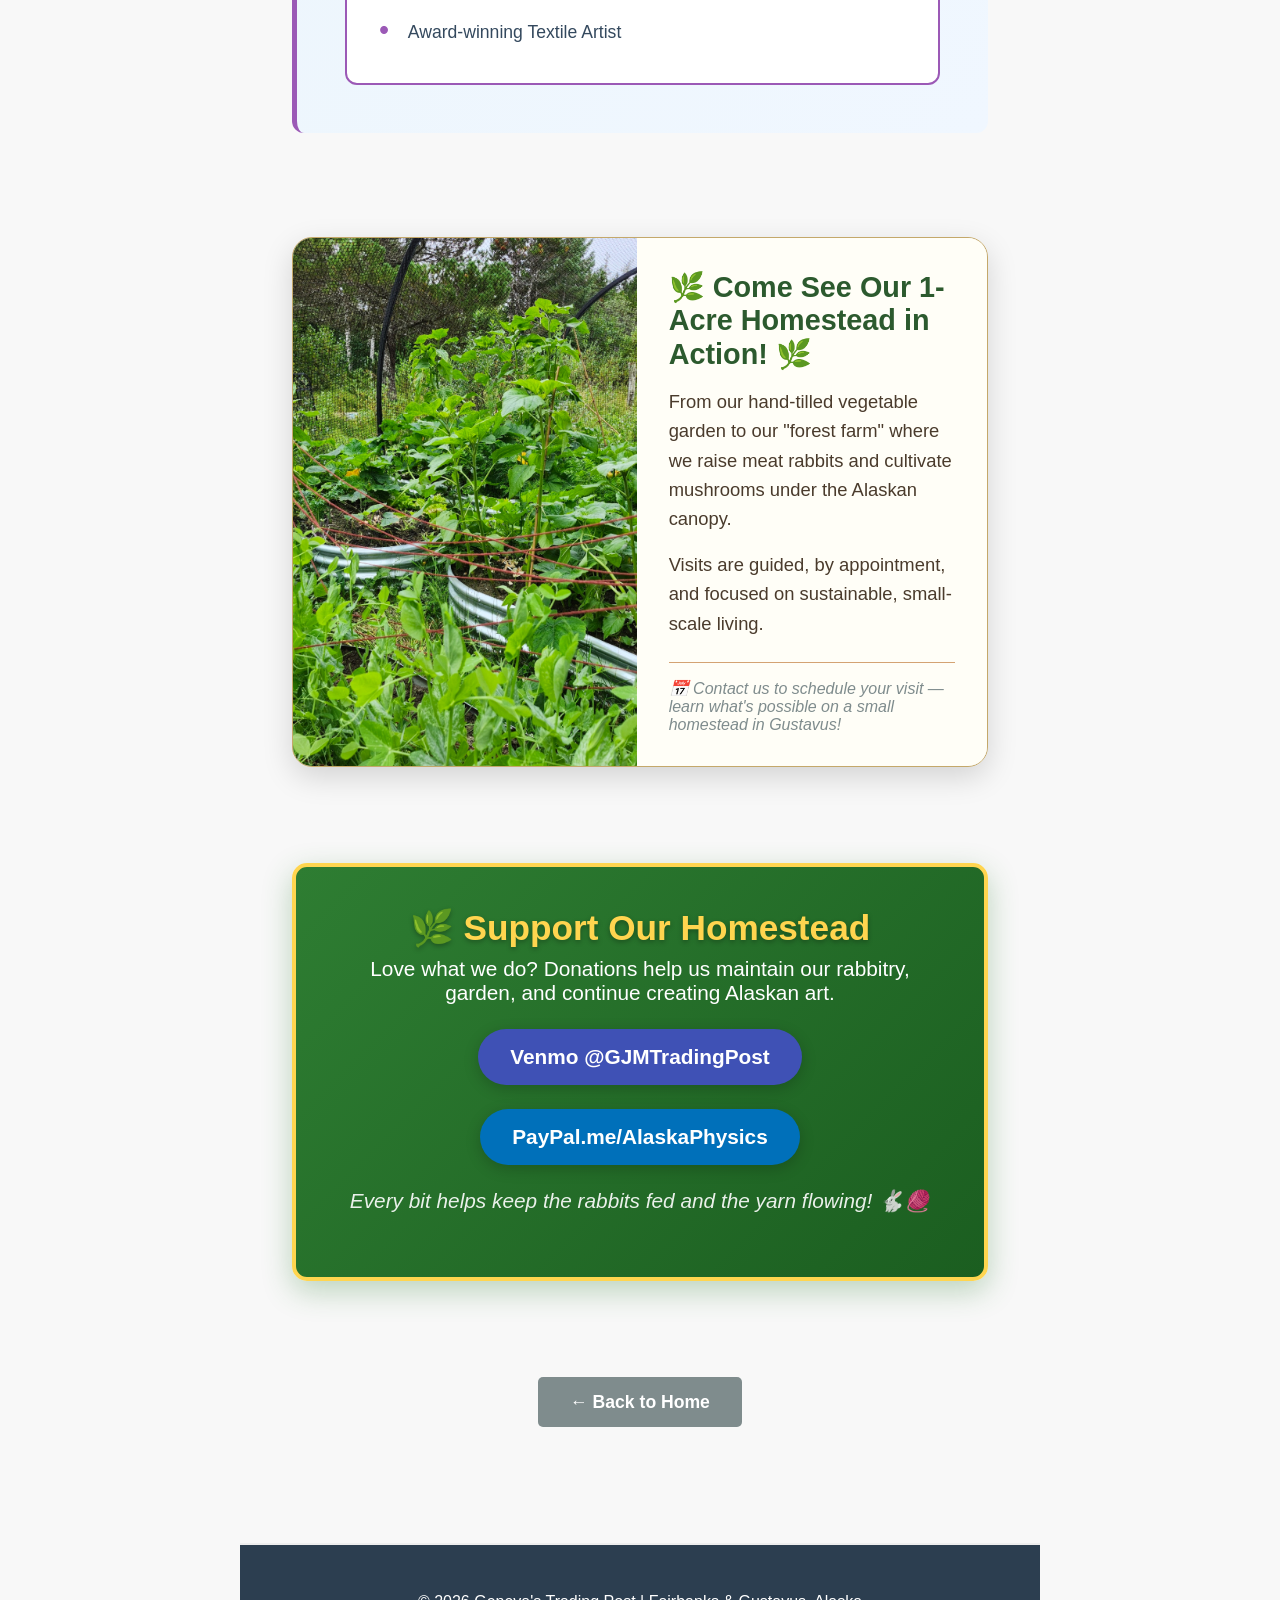
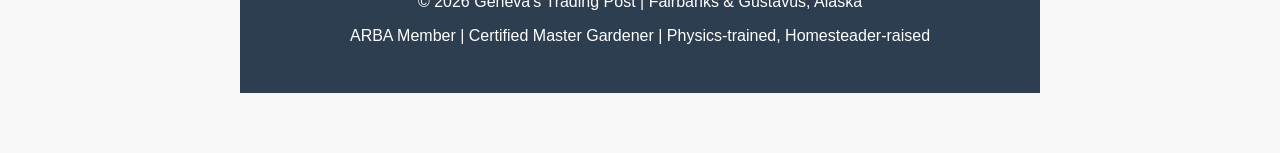
<file: contact.html>
<!DOCTYPE html>
<html lang="en">
<head>
    <meta charset="UTF-8">
    <meta name="viewport" content="width=device-width, initial-scale=1.0">
    <title>Contact - Geneva's Trading Post</title>
    <meta name="description" content="Contact Geneva's Trading Post: Alaskan fiber art, rabbitry, farm stand, and holiday markets in Gustavus & Fairbanks. Hand-knit wildlife potholders, Champagne d'Argent rabbits, embroidered keepsakes.">
<meta name="keywords" content="Alaska, Gustavus, Fairbanks, knitting, fiber art, rabbitry, Champagne d'Argent, Silver Fox, farm stand, quail eggs, potholders, handmade, local produce, holiday market">
<meta name="author" content="Geneva's Trading Post">
    <link rel="stylesheet" href="styles.css">
    <style>
        /* Winter palette */
        :root {
            --winter-blue: #2563EB;
            --winter-blue-dark: #1E3A8A;
            --winter-blue-mid: #1E40AF;
            --winter-blue-light: #BFDBFE;
            --winter-blue-pale: #DBEAFE;
            --winter-frost: #EFF6FF;
            --persephone-purple: #6C3483;
            --persephone-dark: #4A235A;
            --fantasy-gold: #D4AC0D;
        }

        /* Header — winter theme */
        .page-header {
            position: relative;
            text-align: center;
            padding: 3rem 1rem;
            background: linear-gradient(135deg, #1E3A8A 0%, #2563EB 60%, #60A5FA 100%);
            color: white;
            margin: 0;
            overflow: hidden;
        }

        .page-header::before,
        .page-header::after {
            content: "❄";
            position: absolute;
            color: white;
            opacity: 0.25;
            pointer-events: none;
            line-height: 1;
        }
        .page-header::before {
            top: 0.5rem;
            left: 1.5rem;
            font-size: 5rem;
            transform: rotate(12deg);
        }
        .page-header::after {
            bottom: 0.5rem;
            right: 1.5rem;
            font-size: 4rem;
            transform: rotate(-18deg);
        }

        .page-header h1 {
            position: relative;
            z-index: 1;
            font-size: 2.5rem;
            margin: 0;
            color: white;
            text-shadow: 0 3px 10px rgba(0,0,0,0.4);
        }

        .page-header p {
            position: relative;
            z-index: 1;
            font-size: 1.2rem;
            margin: 0.5rem auto 0;
            color: #EFF6FF;
            max-width: 800px;
            text-shadow: 0 2px 5px rgba(0,0,0,0.3);
        }

        /* Nav — Persephone palette to match updated pages */
        nav {
            background: var(--persephone-dark);
            padding: 1rem;
            text-align: center;
            border-bottom: 3px solid var(--fantasy-gold);
        }

        nav a {
            color: white;
            text-decoration: none;
            margin: 0 1rem;
            font-weight: bold;
            padding: 0.7rem 1.3rem;
            border-radius: 5px;
            display: inline-block;
            transition: all 0.3s ease;
        }

        nav a:hover, .current {
            background: var(--persephone-purple);
            transform: translateY(-2px);
        }

        /* Contact container */
        .contact-container {
            display: grid;
            grid-template-columns: repeat(auto-fit, minmax(300px, 1fr));
            gap: 3rem;
            padding: 3rem 2rem;
            max-width: 1400px;
            margin: 0 auto;
        }

        .contact-info {
            background: white;
            padding: 2.5rem;
            border-radius: 12px;
            box-shadow: 0 6px 20px rgba(0,0,0,0.1);
            border-left: 5px solid var(--winter-blue);
            display: flex;
            flex-direction: column;
        }

        .contact-info h2 {
            color: var(--winter-blue-dark);
            font-size: 1.8rem;
            margin-top: 0;
            border-bottom: 2px solid var(--winter-blue-light);
            padding-bottom: 0.8rem;
            margin-bottom: 1.5rem;
        }

        .contact-details {
            margin-bottom: 1rem;
            flex: 0;
        }

        .contact-item {
            margin-bottom: 1.5rem;
            padding-left: 1.5rem;
            position: relative;
        }

        .contact-item::before {
            content: "•";
            color: var(--winter-blue);
            font-size: 1.5rem;
            position: absolute;
            left: 0;
            top: -2px;
        }

        .contact-item h3 {
            color: #2c3e50;
            margin: 0 0 0.5rem 0;
            font-size: 1.3rem;
        }

        .contact-item p {
            color: #34495e;
            margin: 0;
            line-height: 1.6;
            font-size: 1.1rem;
        }

        /* Email button */
        .email-button-section {
            background: var(--winter-frost);
            padding: 1.5rem;
            border-radius: 8px;
            border: 2px solid var(--winter-blue);
            margin: 1.5rem 0;
            text-align: center;
        }

        .email-btn {
            display: inline-block;
            background: var(--winter-blue);
            color: white;
            padding: 1rem 2rem;
            text-decoration: none;
            border-radius: 50px;
            font-weight: bold;
            font-size: 1.2rem;
            border: none;
            cursor: pointer;
            transition: transform 0.3s, background 0.3s;
            box-shadow: 0 4px 10px rgba(37, 99, 235, 0.3);
            margin: 0.5rem 0;
        }

        .email-btn:hover {
            background: var(--winter-blue-dark);
            transform: scale(1.05);
        }

        .email-note {
            font-size: 0.9rem;
            color: #7f8c8d;
            margin-top: 1rem;
            font-style: italic;
        }

        /* Shipping card */
        .shipping-card {
            background: var(--winter-frost);
            padding: 1.2rem;
            border-radius: 8px;
            margin-top: 1rem;
            border: 2px solid var(--winter-blue);
            text-align: left;
        }

        .shipping-card h4 {
            color: var(--winter-blue-dark);
            margin: 0 0 0.8rem 0;
            font-size: 1.2rem;
            display: flex;
            align-items: center;
            gap: 0.5rem;
        }

        .shipping-card p {
            margin: 0.5rem 0;
            color: #2c3e50;
        }

        .shipping-rate {
            font-weight: bold;
        }

        .shipping-international {
            color: #34495e;
            font-size: 0.95rem;
        }

        .shipping-details {
            margin: 0.8rem 0 0 0;
            color: #34495e;
            font-size: 0.95rem;
            border-top: 1px dashed var(--winter-blue);
            padding-top: 0.8rem;
        }

        .shipping-bold {
            font-weight: bold;
        }

        /* Sunflower */
        .sunflower-container {
            margin-top: 1rem;
            width: 100%;
            border-radius: 12px;
            overflow: hidden;
            box-shadow: 0 4px 15px rgba(0,0,0,0.1);
            background: #f9f3e9;
            display: flex;
            flex-direction: column;
            align-items: center;
            justify-content: center;
        }

        .sunflower-image {
            width: 100%;
            height: auto;
            max-height: 500px;
            object-fit: contain;
            display: block;
            transition: transform 0.3s ease;
            background: #f9f3e9;
        }

        .sunflower-image:hover {
            transform: scale(1.02);
        }

        .sunflower-caption {
            width: 100%;
            padding: 0.8rem;
            text-align: center;
            font-size: 1rem;
            color: #5d4037;
            background: #f0e0c0;
            border-top: 1px solid #d4a373;
            font-style: italic;
            letter-spacing: 0.5px;
        }

        /* Events / Markets section — winter themed */
        .markets-section {
            background: linear-gradient(135deg, var(--winter-frost) 0%, var(--winter-blue-pale) 100%);
            padding: 2.5rem;
            border-radius: 12px;
            box-shadow: 0 6px 20px rgba(37, 99, 235, 0.1);
            border: 2px solid var(--winter-blue-light);
        }

        .markets-section h2 {
            color: var(--winter-blue-dark);
            font-size: 1.8rem;
            margin-top: 0;
            border-bottom: 2px solid var(--winter-blue);
            padding-bottom: 0.8rem;
            margin-bottom: 1.5rem;
            text-align: center;
        }

        .event-calendar {
            display: grid;
            grid-template-columns: repeat(auto-fit, minmax(280px, 1fr));
            gap: 1.5rem;
            margin-top: 1rem;
        }

        .event-card {
            background: white;
            border-radius: 10px;
            padding: 1.5rem;
            border: 2px solid var(--winter-blue-light);
            border-left: 5px solid var(--winter-blue);
            box-shadow: 0 4px 12px rgba(0,0,0,0.06);
            transition: transform 0.3s ease, box-shadow 0.3s ease;
            text-align: left;
        }

        .event-card:hover {
            transform: translateY(-5px);
            box-shadow: 0 8px 20px rgba(37, 99, 235, 0.18);
        }

        .event-card h3 {
            color: var(--winter-blue-dark);
            margin-top: 0;
            font-size: 1.3rem;
            border-bottom: 1px solid var(--winter-blue-pale);
            padding-bottom: 0.5rem;
            margin-bottom: 0.8rem;
        }

        .event-date {
            display: inline-block;
            background: var(--winter-blue-pale);
            color: var(--winter-blue-mid);
            padding: 0.3rem 0.8rem;
            border-radius: 20px;
            font-weight: bold;
            margin: 0.3rem 0;
            font-size: 0.95rem;
        }

        .event-card p {
            color: #34495E;
            margin: 0.4rem 0;
            font-size: 0.95rem;
            line-height: 1.5;
        }

        .event-description {
            font-size: 0.95rem;
            margin-top: 0.8rem;
            color: #475569;
        }

        .event-description em {
            color: var(--winter-blue);
            font-style: italic;
        }

        /* Bio section — preserved */
        .bio-section {
            grid-column: 1 / -1;
            background: linear-gradient(135deg, #e8f4f8 0%, #f0f7ff 100%);
            padding: 3rem;
            border-radius: 12px;
            margin-top: 2rem;
            border-left: 5px solid #9b59b6;
        }

        .bio-section h2 {
            color: #2c3e50;
            font-size: 1.8rem;
            margin-top: 0;
            text-align: center;
            margin-bottom: 2rem;
        }

        .story-intro-image {
            text-align: center;
            margin: 0 auto 2rem auto;
            max-width: 500px;
        }

        .story-intro-image img {
            width: 100%;
            max-width: 400px;
            height: auto;
            border-radius: 15px;
            box-shadow: 0 8px 25px rgba(0,0,0,0.15);
            border: 3px solid #9b59b6;
            transition: transform 0.3s ease;
        }

        .story-intro-image img:hover {
            transform: scale(1.02);
        }

        .story-intro-image .image-caption {
            font-size: 0.85rem;
            color: #7f8c8d;
            margin-top: 0.5rem;
            font-style: italic;
        }

        .bio-story {
            font-size: 1.15rem;
            line-height: 1.7;
            color: #34495e;
            max-width: 1000px;
            margin: 0 auto 2rem;
            background: white;
            padding: 2rem;
            border-radius: 12px;
            box-shadow: 0 4px 15px rgba(0,0,0,0.05);
        }

        .bio-story p {
            margin: 0 0 1.2rem 0;
        }

        .bio-story p:last-child {
            margin-bottom: 0;
        }

        .credentials-box {
            background: white;
            padding: 2rem;
            border-radius: 12px;
            max-width: 800px;
            margin: 0 auto;
            border: 2px solid #9b59b6;
        }

        .credentials-box h3 {
            color: #9b59b6;
            font-size: 1.5rem;
            margin-top: 0;
            margin-bottom: 1.5rem;
            text-align: center;
        }

        .credentials-list {
            display: grid;
            grid-template-columns: repeat(auto-fit, minmax(250px, 1fr));
            gap: 0.8rem 2rem;
            list-style-type: none;
            padding: 0;
            margin: 0;
        }

        .credentials-list li {
            color: #34495e;
            font-size: 1.1rem;
            margin-bottom: 0.5rem;
            padding-left: 1.8rem;
            position: relative;
        }

        .credentials-list li::before {
            content: "•";
            color: #9b59b6;
            font-size: 1.8rem;
            position: absolute;
            left: 0;
            top: -8px;
        }

        /* Homestead tour — preserved */
        .homestead-tour-card {
            grid-column: 1 / -1;
            background: linear-gradient(135deg, #f5f0e8 0%, #e8e0d0 100%);
            border-radius: 20px;
            margin: 1rem 0;
            overflow: hidden;
            display: flex;
            flex-direction: row;
            align-items: stretch;
            box-shadow: 0 10px 30px rgba(0,0,0,0.15);
            border: 1px solid #c4a86a;
        }

        .homestead-image {
            flex: 1.2;
            min-width: 250px;
        }

        .homestead-image img {
            width: 100%;
            height: 100%;
            object-fit: cover;
            display: block;
        }

        .homestead-text {
            flex: 1;
            padding: 2rem;
            background: #fffef7;
            display: flex;
            flex-direction: column;
            justify-content: center;
        }

        .homestead-text h3 {
            color: #2c5a2e;
            font-size: 1.8rem;
            margin-top: 0;
            margin-bottom: 0.5rem;
        }

        .homestead-text p {
            color: #4a3b2c;
            font-size: 1.15rem;
            line-height: 1.6;
            margin: 0.5rem 0;
        }

        .tour-note {
            margin-top: 1rem;
            font-style: italic;
            color: #7f8c8d;
            border-top: 1px solid #d4a373;
            padding-top: 1rem;
        }

        /* Donation banner — preserved */
        .donation-banner {
            grid-column: 1 / -1;
            background: linear-gradient(135deg, #2e7d32 0%, #1b5e20 100%);
            padding: 2.5rem;
            border-radius: 15px;
            margin: 2rem 0 1rem;
            text-align: center;
            color: white;
            border: 4px solid #ffd54f;
            box-shadow: 0 10px 30px rgba(46, 125, 50, 0.3);
        }

        .donation-banner h3 {
            font-size: 2.2rem;
            margin: 0 0 0.5rem;
            color: #ffd54f;
            text-shadow: 0 2px 5px rgba(0,0,0,0.3);
        }

        .donation-banner p {
            font-size: 1.3rem;
            margin: 0.5rem 0 1.5rem;
            max-width: 700px;
            margin-left: auto;
            margin-right: auto;
        }

        .donation-buttons {
            display: flex;
            gap: 1.5rem;
            justify-content: center;
            flex-wrap: wrap;
            margin: 1.5rem 0;
        }

        .donate-btn {
            color: white;
            padding: 1rem 2rem;
            text-decoration: none;
            border-radius: 50px;
            font-weight: bold;
            font-size: 1.3rem;
            transition: transform 0.3s, background 0.3s;
            min-width: 200px;
            box-shadow: 0 4px 15px rgba(0,0,0,0.2);
        }

        .donate-btn:hover {
            transform: scale(1.05);
        }

        .venmo-btn {
            background: #3f51b5;
        }

        .venmo-btn:hover {
            background: #303f9f;
        }

        .paypal-btn {
            background: #0070ba;
        }

        .paypal-btn:hover {
            background: #005ea6;
        }

        .donation-note {
            font-size: 1rem;
            opacity: 0.9;
            margin-top: 1rem;
            font-style: italic;
        }

        .back-btn {
            display: inline-block;
            background: #7f8c8d;
            color: white;
            padding: 0.9rem 2rem;
            text-decoration: none;
            border-radius: 5px;
            font-weight: bold;
            margin: 2rem auto 0;
            text-align: center;
            font-size: 1.1rem;
            transition: background 0.3s ease;
            grid-column: 1 / -1;
            justify-self: center;
        }

        .back-btn:hover {
            background: #95a5a6;
        }

        footer {
            text-align: center;
            padding: 2rem;
            background: #2c3e50;
            color: white;
            margin-top: 3rem;
        }

        @media (max-width: 768px) {
            .contact-container {
                grid-template-columns: 1fr;
                padding: 1.5rem;
            }

            nav a {
                display: block;
                margin: 0.5rem auto;
                width: 80%;
                max-width: 300px;
            }

            .bio-story {
                padding: 1.5rem;
                font-size: 1rem;
            }

            .credentials-list {
                grid-template-columns: 1fr;
            }

            .contact-info, .markets-section {
                padding: 1.8rem;
            }

            .donation-banner h3 {
                font-size: 1.8rem;
            }

            .donation-banner p {
                font-size: 1.1rem;
            }

            .donation-buttons {
                flex-direction: column;
                align-items: center;
            }

            .donate-btn {
                width: 80%;
            }

            .sunflower-image {
                max-height: 350px;
            }

            .sunflower-caption {
                font-size: 0.9rem;
                padding: 0.6rem;
            }

            .story-intro-image {
                max-width: 300px;
            }

            .story-intro-image img {
                max-width: 100%;
            }

            .homestead-tour-card {
                flex-direction: column;
            }

            .homestead-image {
                min-height: 250px;
            }

            .homestead-text {
                padding: 1.5rem;
            }

            .homestead-text h3 {
                font-size: 1.5rem;
            }

            .homestead-text p {
                font-size: 1rem;
            }
        }
    </style>
</head>
<body>
    <header class="page-header">
        <h1>Contact Geneva's Trading Post</h1>
        <p>Get in Touch for Commissions, Rabbitry Inquiries & Holiday Market Information</p>
    </header>

    <!-- Navigation -->
    <nav>
        <a href="index.html">Home</a>
        <a href="alaska-textiles.html">Alaskan Textile Art</a>
        <a href="rabbitry.html">My Rabbitry</a>
        <a href="farm-stand.html">Farm Stand</a>
        <a href="fantasy-ball.html">Fantasy Art</a>
        <a href="contact.html" class="current">Contact</a>
    </nav>

    <main>
        <div class="contact-container">
            <!-- Contact Information -->
            <section class="contact-info">
                <h2>Contact & Commission Info</h2>

                <div class="contact-details">
                    <div class="contact-item">
                        <h3>Email</h3>
                        <div class="email-button-section">
                            <button onclick="sendEmail()" class="email-btn">
                                <span style="font-size:1.3rem;">✉️</span> Click to Email Me
                            </button>

                            <div class="email-note">No spam, just rabbits and art! 🐰</div>
                        </div>

                        <!-- Shipping Information Card -->
                        <div class="shipping-card">
                            <h4><span>📦</span> I Ship Anywhere!</h4>
                            <p class="shipping-rate">$15 flat rate shipping in the US via USPS</p>
                            <p class="shipping-international">International orders: please contact me for special arrangements</p>
                            <p class="shipping-details">
                                <span class="shipping-bold">📅 Shipping day:</span> Tuesdays, April–October, from Gustavus Post Office
                            </p>
                        </div>

                        <script>
                        function sendEmail() {
                            var user = "gjmottet";
                            var domain = "gmail.com";
                            window.location.href = "mailto:" + user + "@" + domain;
                        }
                        </script>

                        <noscript>
                            <div style="background:#f8d7da; padding:1rem; border-radius:5px; margin-top:0.5rem;">
                                <p>Please enable JavaScript to use the email button.</p>
                            </div>
                        </noscript>
                    </div>

                    <div class="contact-item">
                        <h3>Based In</h3>
                        <p>Gustavus (Summer)</p>
                        <p>Fairbanks (Winter)</p>
                    </div>

                    <div class="contact-item">
                        <h3>Available For</h3>
                        <p>• Art commissions</p>
                        <p>• Holiday gifts & embroidered keepsakes</p>
                        <p>• Plant starts & garden products (spring)</p>
                        <p>• Rabbitry adoptions & inquiries</p>
                        <p>• Fur tanning services</p>
                    </div>

                    <div class="contact-item">
                        <h3>Commission Process</h3>
                        <p>Contact me to discuss your vision. Prices based on time and material.</p>
                    </div>
                </div>

                <!-- Sunflower image with caption -->
                <div class="sunflower-container">
                    <img src="images/Sunflower2.jpg" alt="Tall sunflower growing in front of our Gustavus home" class="sunflower-image">
                    <div class="sunflower-caption">🌻 Sunflower growing in front of our Gustavus house</div>
                </div>
            </section>

            <!-- Upcoming Events & Markets -->
            <section class="markets-section">
                <h2>Upcoming Events &amp; Markets</h2>

                <div class="event-calendar">

                    <!-- PopCon -->
                    <div class="event-card">
                        <h3>🎲 PopCon Fairbanks</h3>
                        <div class="event-date">Friday, November 6: 11am–7pm</div><br>
                        <div class="event-date">Saturday, November 7: 11am–7pm</div>
                        <p>University gaming &amp; pop culture convention</p>
                        <div class="event-description">Dice bags, fantasy accessories, and unique creations for gamers and fantasy fans. <em>Not currently planning to attend Sunday.</em></div>
                    </div>

                    <!-- First Friday -->
                    <div class="event-card">
                        <h3>🎨 First Friday Art Show</h3>
                        <div class="event-date">TBA — likely evening of November 7, same day as PopCon</div>
                        <p>Keith B. Mather Library, Geophysical Institute, UAF</p>
                    </div>

                    <!-- West Ridge Craft and Art Show -->
                    <div class="event-card">
                        <h3>🧶 West Ridge Craft &amp; Art Show</h3>
                        <div class="event-date">Friday, November 13: 4pm–6pm</div>
                        <p>West Ridge craft and art show</p>
                        <div class="event-description">Handmade textile art, rabbit products, and original creations — come stop by and say hello!</div>
                    </div>

                    <!-- LARS Holiday Market -->
                    <div class="event-card">
                        <h3>🐄 LARS &amp; Friends Holiday Market</h3>
                        <div class="event-date">Wednesday, November 18: 11am–4pm</div>
                        <p>Large Animal Research Station, UAF</p>
                        <div class="event-description">Handmade textile and rabbit products, perfect for holiday gifts.</div>
                    </div>

                    <!-- Morris Thompson Holiday Bazaar -->
                    <div class="event-card">
                        <h3>🏛️ 2026 MTCVC Holiday Bazaar — Morris Thompson Building</h3>
                        <div class="event-date">Friday, December 11: 11am–6pm</div><br>
                        <div class="event-date">Saturday, December 12: 10am–6pm</div>
                        <p>Morris Thompson Cultural &amp; Visitors Center</p>
                        <div class="event-description">Holiday gift craft fair featuring local artisans.</div>
                    </div>

                    <!-- Calypso -->
                    <div class="event-card">
                        <h3>🌱 Calypso Farm Holiday Craft Fair</h3>
                        <div class="event-date">December 2026: TBA</div>
                        <p>Calypso Farm and Ecology Center</p>
                        <div class="event-description">Local artists featuring handmade, sustainable textile art and gifts.</div>
                    </div>

                    <!-- Persephone's Lair -->
                    <div class="event-card">
                        <h3>🏺 Persephone's Lair</h3>
                        <div class="event-date">February 2027</div>
                        <p>Fantasy Ball</p>
                        <div class="event-description">Greek underworld themed fantasy ball. Custom mythologically-inspired creations available!</div>
                    </div>

                </div>
            </section>

            <!-- The Story of Geneva's Trading Post -->
            <section class="bio-section">
                <h2>The Story of Geneva's Trading Post</h2>

                <div class="story-intro-image">
                    <img src="images/BlackRabbitFurHat.jpg" alt="Black Rabbit Fur Hat - Handcrafted Alaskan Art">
                    <div class="image-caption">Handcrafted rabbit fur hat from our own hand-tanned pelts</div>
                </div>

                <div class="bio-story">
                    <p>I grew up between Sitka, Alaska and the San Juan Islands. 4‑H was a constant through my childhood—nine years as a member, then five more as an adult leader before I left for college. That program taught me everything from textile arts to astronomy, and it's come full circle now: I'm currently becoming a leader for Gustavus Country Critters.</p>

                    <p>By high school, I was already running a sole proprietorship, selling my art and animals at craft fairs. I started with meat rabbits at seventeen. From there, I went to Evergreen for dual degrees in physics and math, with my math degree focused on nonlinear modeling of biological complex systems—a thread that would carry forward.</p>

                    <p>I came to Fairbanks to start a physics Ph.D. studying auroras. Along the way, I shifted gears and earned an MS in Physics with an emphasis in biological modeling and nonlinear dynamics—picking up right where my Evergreen work left off. During grad school, I bought my house in Fairbanks, and homesteading became my anchor. Through every twist and turn, the animals and the garden kept me grounded.</p>

                    <p>I married my husband in 2019. When COVID hit the next year, my off‑grid skills weren't just hobbies anymore—they carried me through seven layoffs in twelve months. In 2021, instead of pulling back, we doubled down: we bought our off‑grid Gustavus homestead near Glacier Bay while keeping our original Fairbanks home.</p>

                    <p>Today, I'm a Certified Master Gardener (2024) and an active ARBA member. I'm back at UAF for more training, and I still find time to be an amateur astronomer. The details have changed over the years, but the core of what I do hasn't: raising animals, growing food, and building something that lasts.</p>
                </div>

                <div class="credentials-box">
                    <h3>Credentials &amp; Experience</h3>
                    <ul class="credentials-list">
                        <li>Current ARBA Member</li>
                        <li>Certified Southeast Master Gardener (2024)</li>
                        <li>MS Physics, University of Alaska Fairbanks</li>
                        <li>4-H Leader</li>
                        <li>Award-winning Textile Artist</li>
                    </ul>
                </div>
            </section>

            <!-- Homestead Tour Card -->
            <div class="homestead-tour-card">
                <div class="homestead-image">
                    <img src="images/2025GardenInSept.jpg" alt="Our 1-acre homestead garden in September">
                </div>
                <div class="homestead-text">
                    <h3>🌿 Come See Our 1-Acre Homestead in Action! 🌿</h3>
                    <p>From our hand-tilled vegetable garden to our "forest farm" where we raise meat rabbits and cultivate mushrooms under the Alaskan canopy.</p>
                    <p>Visits are guided, by appointment, and focused on sustainable, small-scale living.</p>
                    <div class="tour-note">📅 Contact us to schedule your visit — learn what's possible on a small homestead in Gustavus!</div>
                </div>
            </div>

            <!-- Homestead Donation Banner -->
            <div class="donation-banner">
                <h3>🌿 Support Our Homestead</h3>
                <p>Love what we do? Donations help us maintain our rabbitry, garden, and continue creating Alaskan art.</p>
                <div class="donation-buttons">
                    <a href="http://venmo.com/u/GJMTradingPost" class="donate-btn venmo-btn" target="_blank">Venmo @GJMTradingPost</a>
                    <a href="http://paypal.me/AlaskaPhysics" class="donate-btn paypal-btn" target="_blank">PayPal.me/AlaskaPhysics</a>
                </div>
                <p class="donation-note">Every bit helps keep the rabbits fed and the yarn flowing! 🐇🧶</p>
            </div>

            <!-- Back to Home Button -->
            <a href="index.html" class="back-btn">← Back to Home</a>
        </div>
    </main>

    <footer>
        <p>© 2026 Geneva's Trading Post | Fairbanks & Gustavus, Alaska</p>
        <p>ARBA Member | Certified Master Gardener | Physics-trained, Homesteader-raised</p>
    </footer>
</body>
</html>
</file>
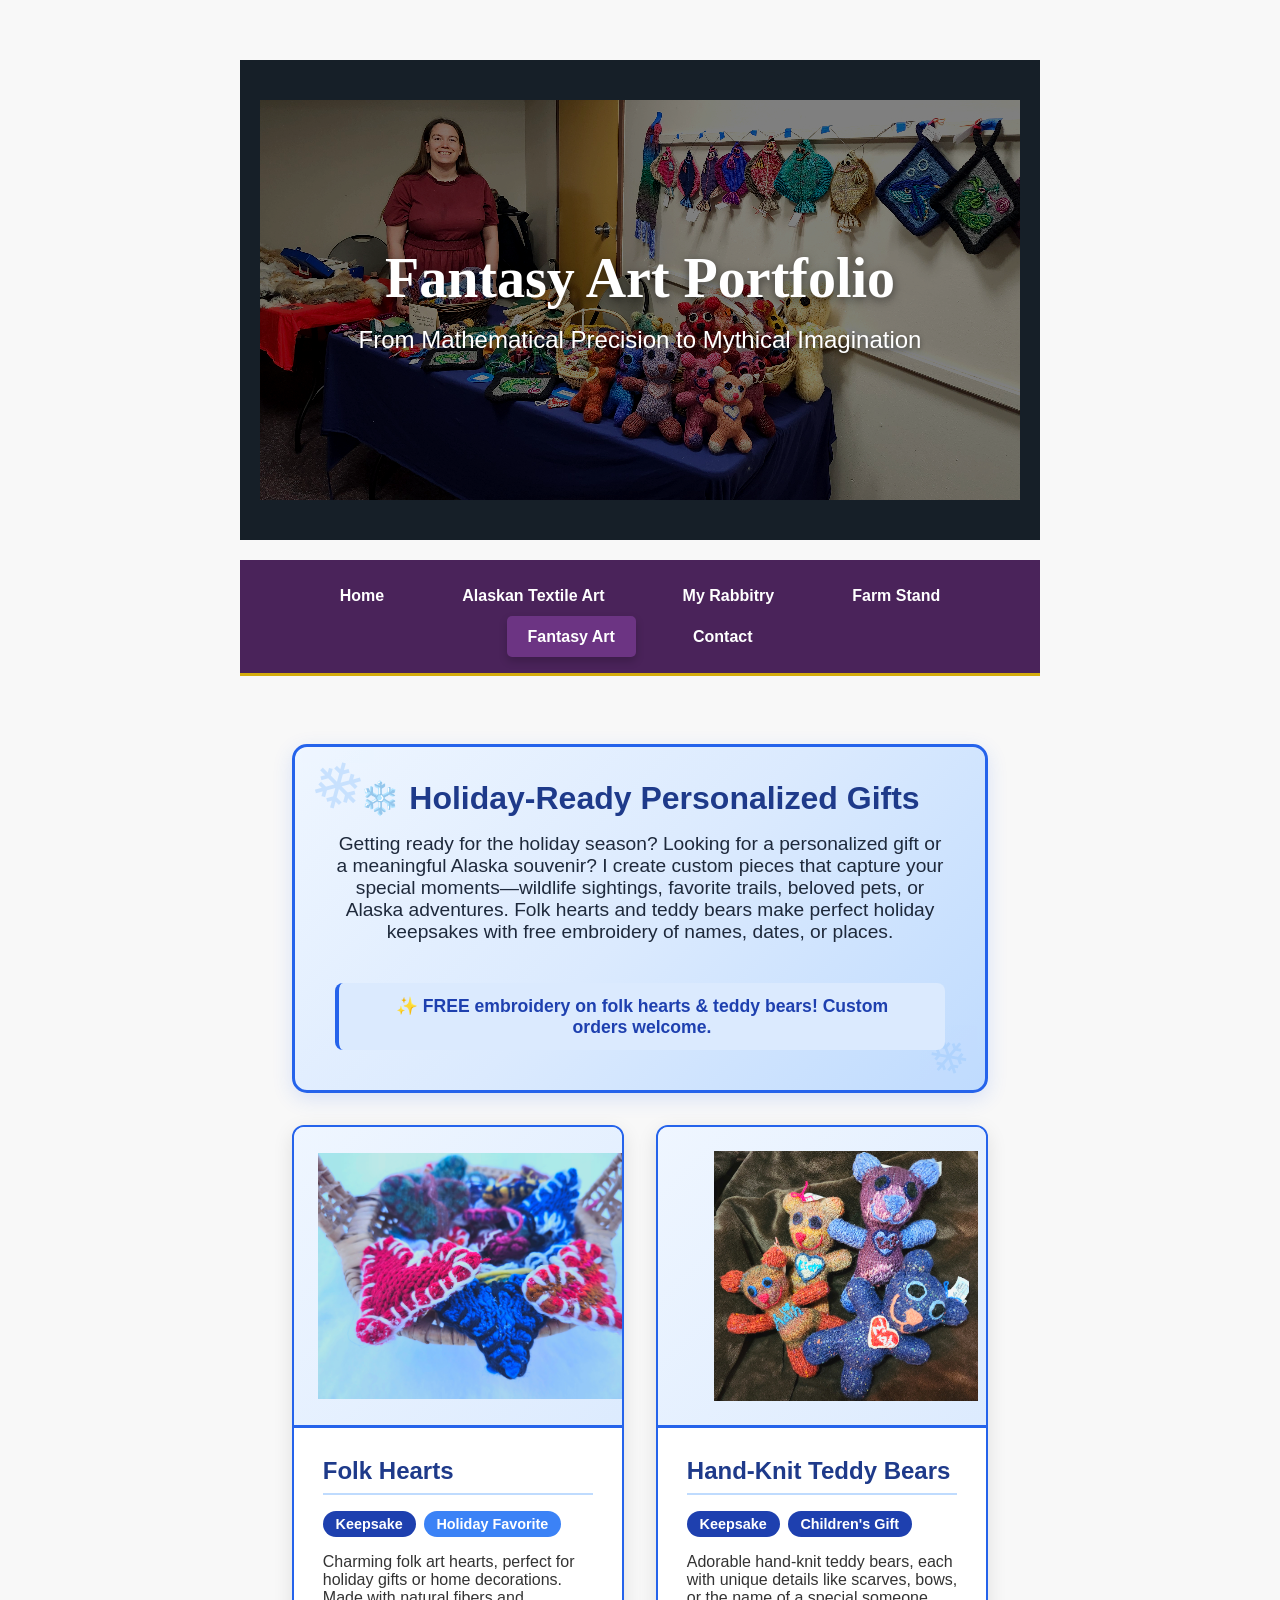
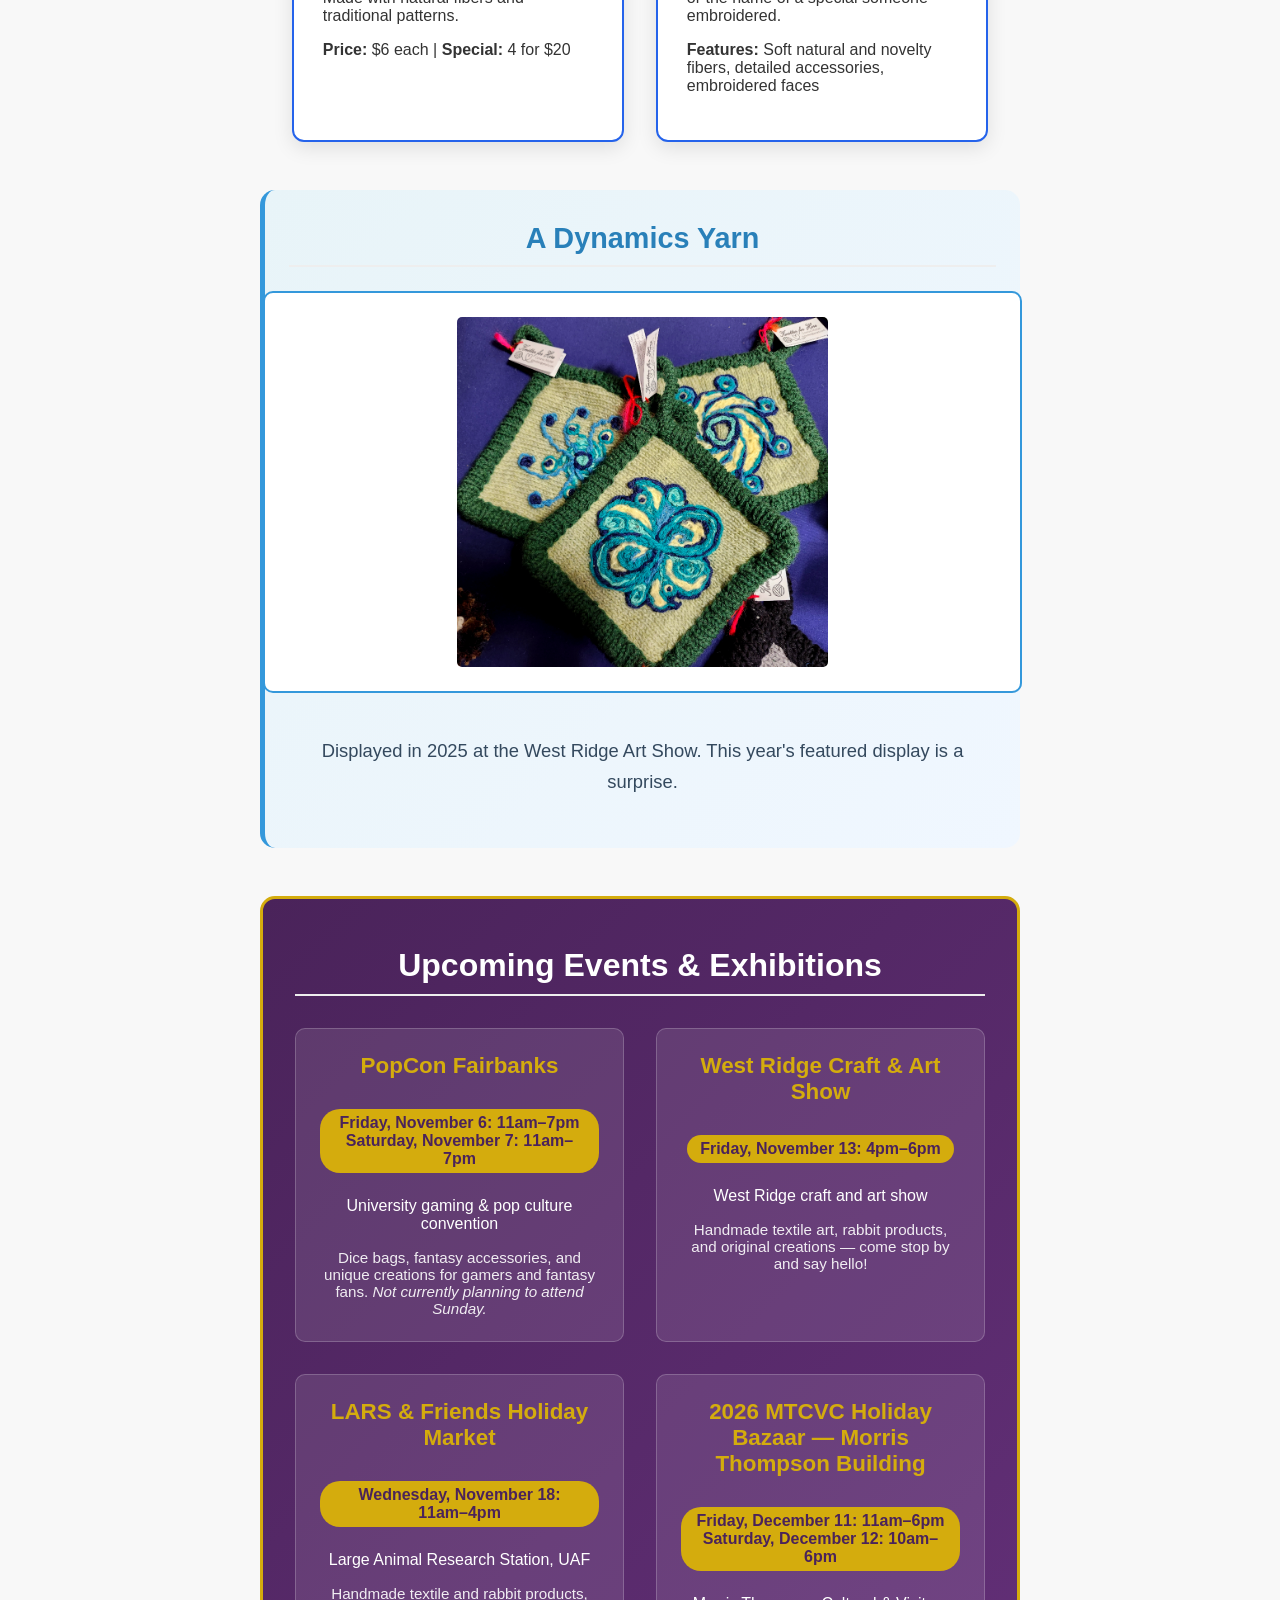
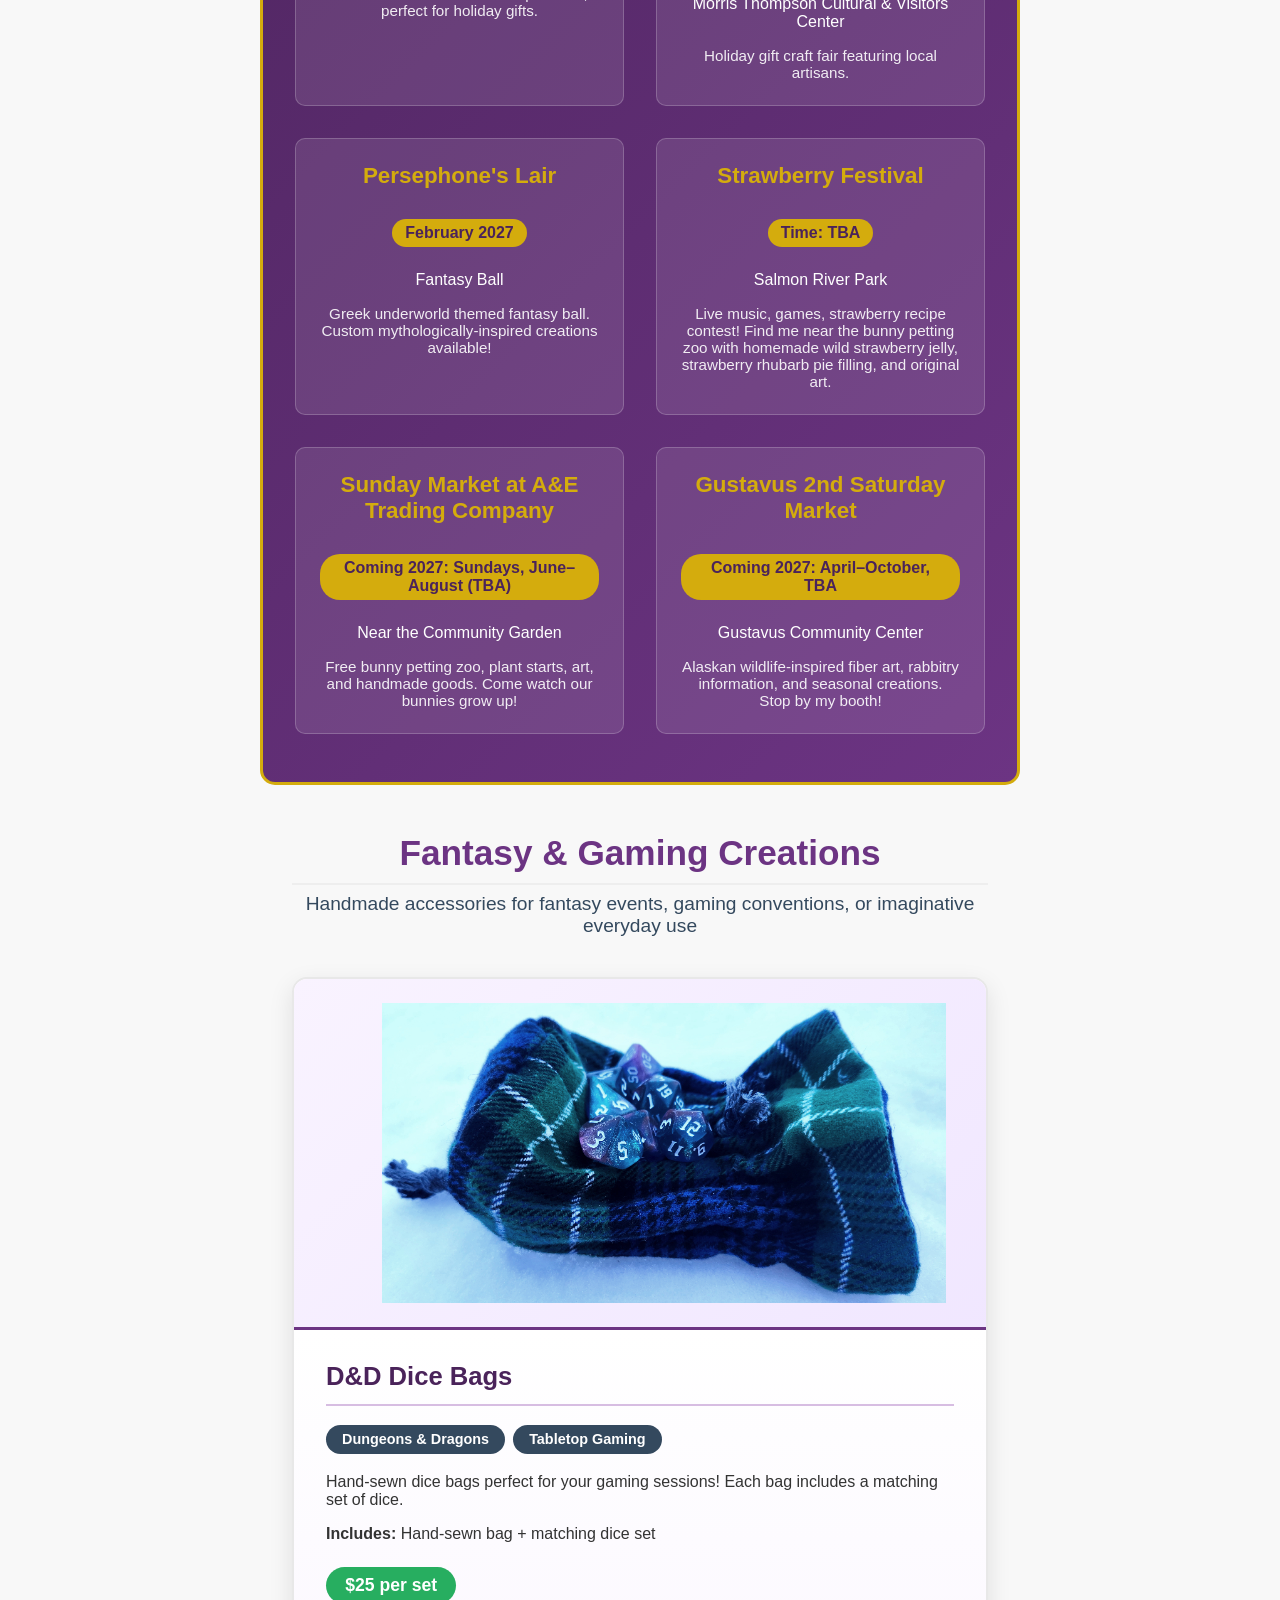
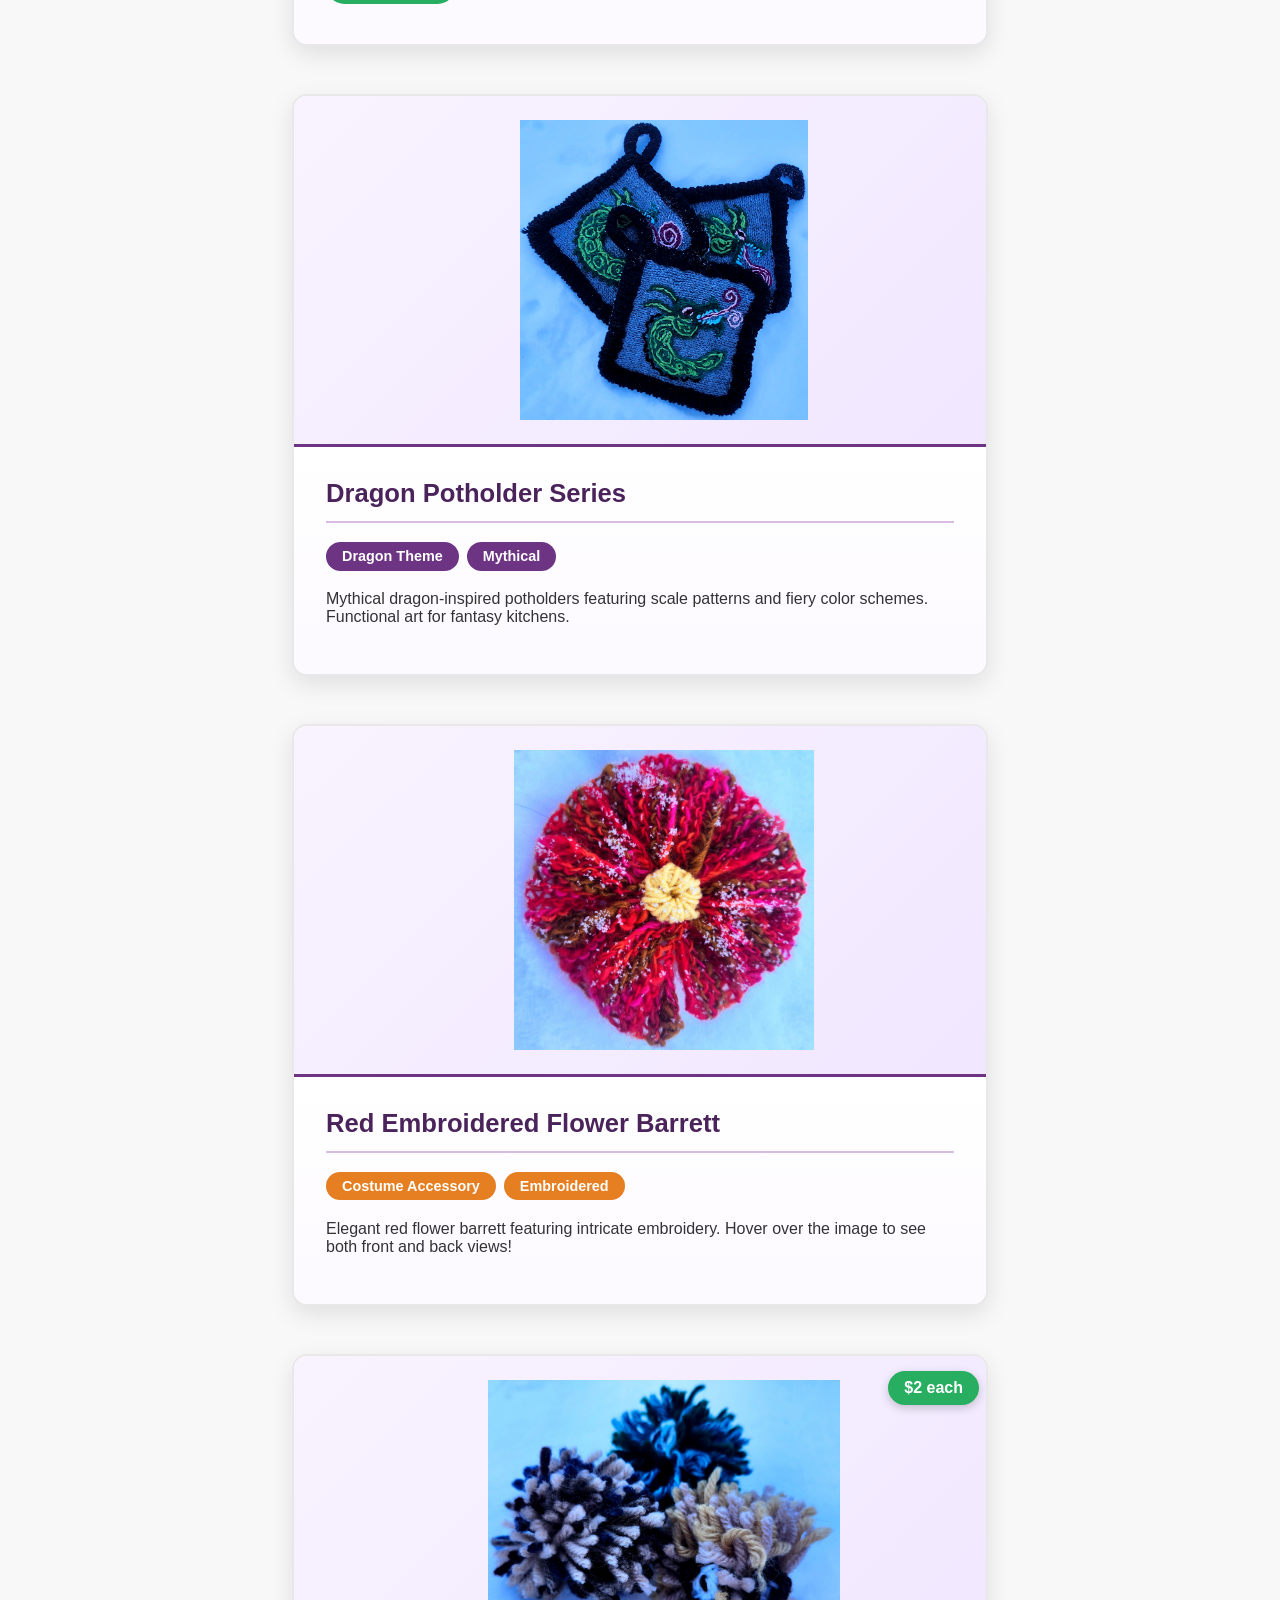
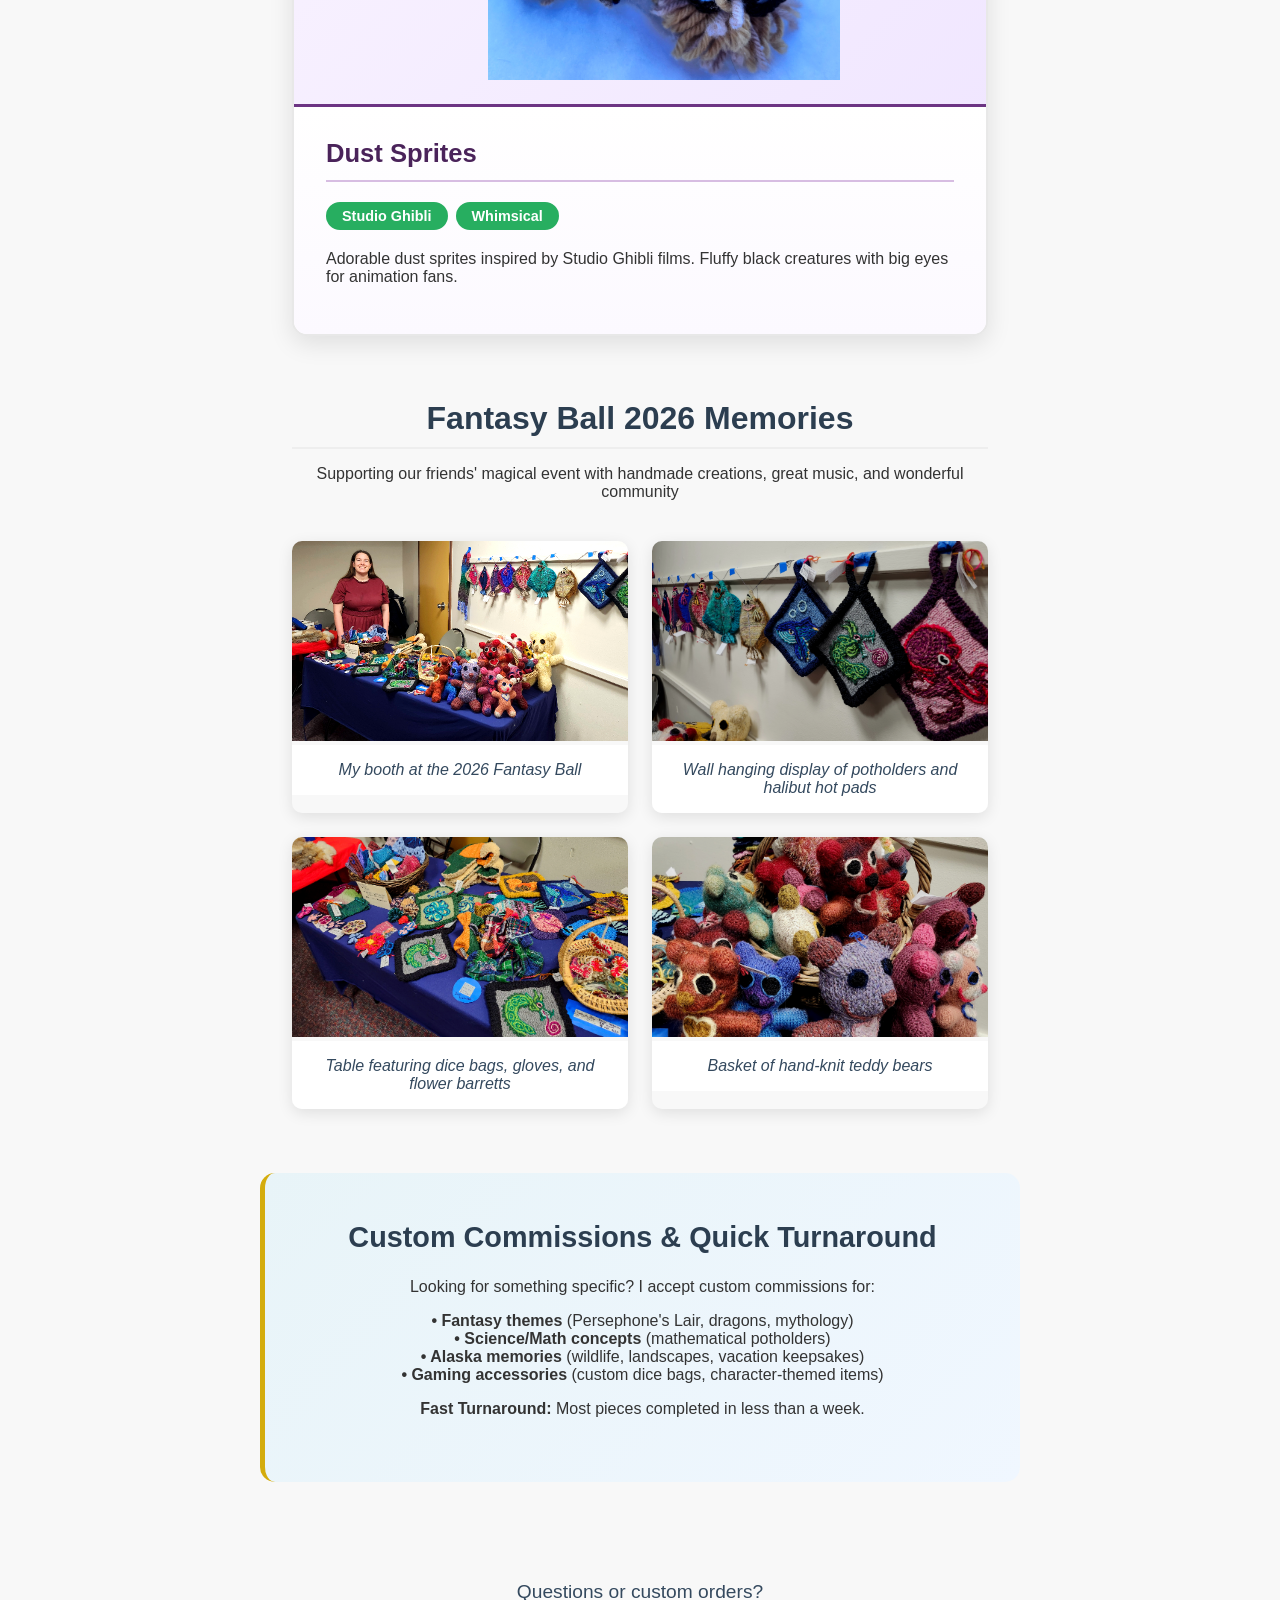
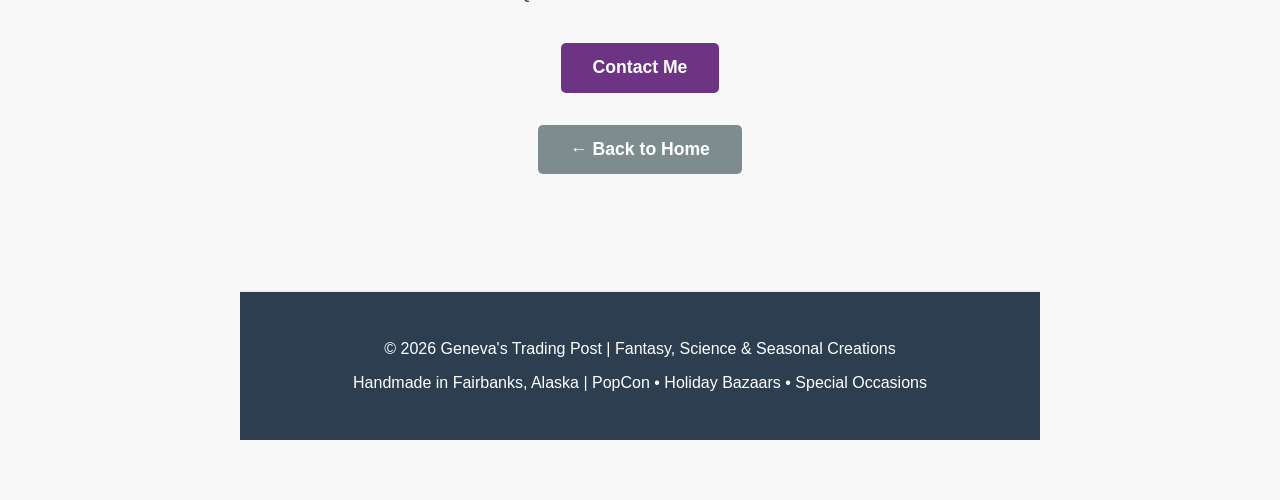
<file: fantasy-ball.html>
<!DOCTYPE html>
<html lang="en">
<head>
    <meta charset="UTF-8">
    <meta name="viewport" content="width=device-width, initial-scale=1.0">
    <title>Fantasy Art Portfolio - Geneva's Trading Post</title>
    <meta name="description" content="Geneva's Trading Post: Fantasy art, mathematical creations, and seasonal specialties. Handmade potholders, D&D dice bags, fantasy accessories for Persephone's Lair and PopCon Fairbanks.">
<meta name="keywords" content="Alaska, Fairbanks, fantasy art, D&D dice bags, dragon potholders, mathematical art, embroidery, Persephone's Lair, PopCon, fantasy ball, handmade">
<meta name="author" content="Geneva's Trading Post">
    <link rel="stylesheet" href="styles.css">
    <style>
        /* Color Variables for easy theming */
        :root {
            --summer-sun: #F39C12;
            --summer-sky: #3498DB;
            --summer-grass: #27AE60;
            --persephone-purple: #6C3483;
            --persephone-dark: #4A235A;
            --science-blue: #3498DB;
            --university-blue: #2980B9;
            --fantasy-gold: #D4AC0D;
            --text-dark: #2C3E50;
            --text-medium: #34495E;
            --text-light: #7F8C8D;
            --background-light: #F8F9FA;

            /* Winter palette */
            --winter-blue: #2563EB;
            --winter-blue-dark: #1E3A8A;
            --winter-blue-mid: #1E40AF;
            --winter-blue-light: #BFDBFE;
            --winter-blue-pale: #DBEAFE;
            --winter-frost: #EFF6FF;
        }
        
        /* Fantasy Ball specific styles */
        .page-header {
            position: relative;
            text-align: center;
            color: white;
            margin: 0;
            height: 400px;
            overflow: hidden;
        }
        
        .page-header-banner {
            width: 100%;
            height: 100%;
            object-fit: cover;
        }
        
        .header-overlay {
            position: absolute;
            top: 0;
            left: 0;
            right: 0;
            bottom: 0;
            background: rgba(0, 0, 0, 0.5);
            display: flex;
            flex-direction: column;
            justify-content: center;
            align-items: center;
        }
        
        .page-header h1 {
            font-size: 3.5rem;
            margin: 0;
            color: white;
            text-shadow: 0 3px 10px rgba(0,0,0,0.5);
        }
        
        .page-header p {
            font-size: 1.5rem;
            margin: 1rem 0 0 0;
            color: white;
            text-shadow: 0 2px 5px rgba(0,0,0,0.5);
            max-width: 800px;
            padding: 0 1rem;
        }
        
        nav {
            background: var(--persephone-dark);
            padding: 1rem;
            text-align: center;
            border-bottom: 3px solid var(--fantasy-gold);
        }
        
        nav a {
            color: white;
            text-decoration: none;
            margin: 0 1rem;
            font-weight: bold;
            padding: 0.7rem 1.3rem;
            border-radius: 5px;
            display: inline-block;
            transition: all 0.3s ease;
        }
        
        nav a:hover {
            background: var(--persephone-purple);
            transform: translateY(-2px);
        }
        
        .current {
            background: var(--persephone-purple);
            box-shadow: 0 4px 8px rgba(0,0,0,0.2);
        }
        
        /* Combined Winter & Seasonal Card (formerly Summer) */
        .welcome-card {
            max-width: 1200px;
            margin: 3rem auto 1rem;
            padding: 0 2rem;
        }
        
        .welcome-card-content {
            position: relative;
            overflow: hidden;
            background: linear-gradient(135deg, #EFF6FF 0%, #DBEAFE 50%, #BFDBFE 100%);
            border-radius: 15px;
            padding: 2rem 2.5rem;
            border: 3px solid var(--winter-blue);
            text-align: center;
            box-shadow: 0 6px 20px rgba(37, 99, 235, 0.15);
        }
        
        /* Subtle snowflake accents */
        .welcome-card-content::before,
        .welcome-card-content::after {
            content: "❄";
            position: absolute;
            color: #93C5FD;
            opacity: 0.4;
            line-height: 1;
            pointer-events: none;
        }
        
        .welcome-card-content::before {
            top: 0.5rem;
            left: 1rem;
            font-size: 4rem;
            transform: rotate(15deg);
        }
        
        .welcome-card-content::after {
            bottom: 0.5rem;
            right: 1rem;
            font-size: 3rem;
            transform: rotate(-20deg);
        }
        
        .welcome-card-content h2 {
            position: relative;
            z-index: 1;
            color: var(--winter-blue-dark);
            font-size: 2rem;
            margin-top: 0;
            margin-bottom: 1rem;
        }
        
        .welcome-card-content p {
            position: relative;
            z-index: 1;
            font-size: 1.2rem;
            color: #1E293B;
            max-width: 800px;
            margin: 0 auto 1.5rem;
        }
        
        .embroidery-offer {
            position: relative;
            z-index: 1;
            background: var(--winter-blue-pale);
            color: var(--winter-blue-mid);
            padding: 0.8rem 2rem;
            border-radius: 8px;
            margin: 1rem auto 0.5rem;
            font-weight: bold;
            border-left: 4px solid var(--winter-blue);
            display: inline-block;
            width: auto;
            font-size: 1.1rem;
        }
        
        /* Seasonal Grid - now just the product cards */
        .seasonal-grid {
            display: grid;
            grid-template-columns: repeat(auto-fit, minmax(300px, 1fr));
            gap: 2rem;
            margin: 2rem auto 3rem;
            max-width: 1200px;
            padding: 0 2rem;
        }
        
        .seasonal-card {
            background: white;
            border-radius: 12px;
            overflow: hidden;
            box-shadow: 0 6px 20px rgba(0,0,0,0.1);
            border: 2px solid var(--winter-blue);
            transition: transform 0.3s ease;
        }
        
        .seasonal-card:hover {
            transform: translateY(-5px);
        }
        
        .seasonal-image {
            width: 100%;
            height: 250px;
            display: flex;
            align-items: center;
            justify-content: center;
            background: linear-gradient(135deg, #EFF6FF 0%, #DBEAFE 100%);
            padding: 1.5rem;
            border-bottom: 3px solid var(--winter-blue);
        }
        
        .seasonal-image img {
            max-width: 100%;
            max-height: 100%;
            width: auto;
            height: auto;
            object-fit: contain;
        }
        
        .seasonal-info {
            padding: 1.8rem;
        }
        
        .seasonal-info h3 {
            color: var(--winter-blue-dark);
            margin-top: 0;
            font-size: 1.5rem;
            border-bottom: 2px solid var(--winter-blue-light);
            padding-bottom: 0.5rem;
            margin-bottom: 1rem;
        }
        
        .seasonal-tags {
            display: flex;
            flex-wrap: wrap;
            gap: 0.5rem;
            margin: 1rem 0;
        }
        
        .summer-tag {
            background: #3B82F6;
            color: white;
            padding: 0.3rem 0.8rem;
            border-radius: 20px;
            font-size: 0.9rem;
            font-weight: bold;
        }
        
        .memory-tag {
            background: var(--winter-blue-mid);
            color: white;
            padding: 0.3rem 0.8rem;
            border-radius: 20px;
            font-size: 0.9rem;
            font-weight: bold;
        }
        
        /* Science Art Section */
        .science-section {
            background: linear-gradient(135deg, #E8F4F8 0%, #F0F7FF 100%);
            padding: 2rem 1.5rem;
            border-radius: 15px;
            margin: 2.5rem auto;
            max-width: 1000px;
            border-left: 5px solid var(--science-blue);
        }
        
        .science-section h2 {
            color: var(--university-blue);
            text-align: center;
            font-size: 1.8rem;
            margin-top: 0;
            margin-bottom: 1.5rem;
        }
        
        .science-content {
            display: flex;
            flex-direction: column;
            align-items: center;
            gap: 1.5rem;
        }
        
        .science-image-container {
            background: white;
            border-radius: 10px;
            padding: 1.5rem;
            display: flex;
            align-items: center;
            justify-content: center;
            width: 100%;
            max-width: 750px;
            border: 2px solid var(--science-blue);
        }
        
        .science-image-container img {
            max-width: 100%;
            max-height: 350px;
            width: auto;
            height: auto;
            object-fit: contain;
            border-radius: 5px;
        }
        
        .science-text {
            font-size: 1.15rem;
            line-height: 1.7;
            color: var(--text-medium);
            max-width: 750px;
            text-align: center;
        }
        
        /* Event Calendar */
        .events-section {
            background: linear-gradient(135deg, var(--persephone-dark) 0%, var(--persephone-purple) 100%);
            color: white;
            padding: 3rem 2rem;
            border-radius: 15px;
            margin: 3rem auto;
            max-width: 1200px;
            text-align: center;
            border: 3px solid var(--fantasy-gold);
        }
        
        .events-section h2 {
            color: white;
            font-size: 2rem;
            margin-top: 0;
            margin-bottom: 2rem;
        }
        
        .event-calendar {
            display: grid;
            grid-template-columns: repeat(auto-fit, minmax(280px, 1fr));
            gap: 2rem;
            max-width: 1100px;
            margin: 0 auto;
        }
        
        .event-card {
            background: rgba(255, 255, 255, 0.1);
            padding: 1.5rem;
            border-radius: 10px;
            border: 1px solid rgba(255, 255, 255, 0.2);
            transition: transform 0.3s ease;
        }
        
        .event-card:hover {
            transform: translateY(-5px);
            background: rgba(255, 255, 255, 0.15);
        }
        
        .event-card h3 {
            color: var(--fantasy-gold);
            margin-top: 0;
            font-size: 1.4rem;
        }
        
        .event-date {
            display: inline-block;
            background: var(--fantasy-gold);
            color: var(--persephone-dark);
            padding: 0.3rem 0.8rem;
            border-radius: 20px;
            font-weight: bold;
            margin: 0.5rem 0;
        }
        
        .event-description {
            font-size: 0.95rem;
            margin-top: 0.8rem;
            color: rgba(255, 255, 255, 0.9);
        }
        
        /* Fantasy Creations */
        .fantasy-section {
            max-width: 1200px;
            margin: 3rem auto;
            padding: 0 2rem;
        }
        
        .fantasy-header {
            text-align: center;
            margin-bottom: 2.5rem;
        }
        
        .fantasy-header h2 {
            color: var(--persephone-purple);
            font-size: 2.2rem;
            margin-bottom: 0.5rem;
        }
        
        .fantasy-header p {
            color: var(--text-medium);
            font-size: 1.2rem;
            max-width: 800px;
            margin: 0 auto;
        }
        
        .fantasy-grid {
            display: grid;
            grid-template-columns: repeat(auto-fill, minmax(350px, 1fr));
            gap: 3rem;
        }
        
        .fantasy-card {
            background: white;
            border-radius: 15px;
            overflow: hidden;
            box-shadow: 0 8px 25px rgba(0,0,0,0.1);
            transition: transform 0.3s ease, box-shadow 0.3s ease;
            border: 2px solid #e8e8e8;
        }
        
        .fantasy-card:hover {
            transform: translateY(-10px);
            box-shadow: 0 15px 30px rgba(0,0,0,0.15);
            border-color: #D7BDE2;
        }
        
        .fantasy-image {
            width: 100%;
            height: 300px;
            background: linear-gradient(135deg, #f9f3ff 0%, #f0e6ff 100%);
            display: flex;
            align-items: center;
            justify-content: center;
            border-bottom: 3px solid var(--persephone-purple);
            padding: 1.5rem;
            position: relative;
        }
        
        .fantasy-image img {
            max-width: 100%;
            max-height: 100%;
            width: auto;
            height: auto;
            object-fit: contain;
        }
        
        /* Price tag on image */
        .image-price-tag {
            position: absolute;
            top: 15px;
            right: 55px;
            background: #27ae60;
            color: white;
            padding: 0.5rem 1rem;
            border-radius: 20px;
            font-weight: bold;
            font-size: 1rem;
            z-index: 3;
            box-shadow: 0 3px 10px rgba(0,0,0,0.2);
        }
        
        /* Special hover effect for embroidered flower barrett */
        .flower-barrett-container {
            position: relative;
            width: 100%;
            height: 100%;
        }
        
        .flower-barrett-front, .flower-barrett-back {
            position: absolute;
            top: 0;
            left: 0;
            width: 100%;
            height: 100%;
            display: flex;
            align-items: center;
            justify-content: center;
            transition: opacity 0.5s ease;
        }
        
        .flower-barrett-back {
            opacity: 0;
        }
        
        .flower-barrett-container:hover .flower-barrett-front {
            opacity: 0;
        }
        
        .flower-barrett-container:hover .flower-barrett-back {
            opacity: 1;
        }
        
        .fantasy-info {
            padding: 2rem;
            background: linear-gradient(to bottom, white, #fcf9ff);
        }
        
        .fantasy-info h3 {
            margin-top: 0;
            color: var(--persephone-dark);
            font-size: 1.6rem;
            border-bottom: 2px solid #D7BDE2;
            padding-bottom: 0.8rem;
            margin-bottom: 1.2rem;
        }
        
        .fantasy-tags {
            display: flex;
            flex-wrap: wrap;
            gap: 0.5rem;
            margin: 1.2rem 0;
        }
        
        .fantasy-tag {
            display: inline-block;
            padding: 0.4rem 1rem;
            border-radius: 20px;
            font-size: 0.9rem;
            font-weight: bold;
        }
        
        .dnd-tag {
            background: #34495e;
            color: white;
        }
        
        .dragon-tag {
            background: var(--persephone-purple);
            color: white;
        }
        
        .ghibli-tag {
            background: #27ae60;
            color: white;
        }
        
        .costume-tag {
            background: #e67e22;
            color: white;
        }
        
        .price-tag {
            display: inline-block;
            background: #27ae60;
            color: white;
            padding: 0.5rem 1.2rem;
            border-radius: 20px;
            font-size: 1.1rem;
            font-weight: bold;
            margin: 0.5rem 0;
        }
        
        /* Gallery Section */
        .gallery-section {
            max-width: 1200px;
            margin: 4rem auto;
            padding: 0 2rem;
        }
        
        .gallery-header {
            text-align: center;
            margin-bottom: 2.5rem;
        }
        
        .gallery-header h2 {
            color: var(--text-dark);
            font-size: 2rem;
            margin-bottom: 0.5rem;
        }
        
        .gallery-grid {
            display: grid;
            grid-template-columns: repeat(auto-fit, minmax(250px, 1fr));
            gap: 1.5rem;
        }
        
        .gallery-item {
            border-radius: 10px;
            overflow: hidden;
            box-shadow: 0 4px 15px rgba(0,0,0,0.1);
            transition: transform 0.3s ease;
        }
        
        .gallery-item:hover {
            transform: scale(1.02);
        }
        
        .gallery-item img {
            width: 100%;
            height: 200px;
            object-fit: cover;
        }
        
        .gallery-caption {
            padding: 1rem;
            background: white;
            text-align: center;
            font-style: italic;
            color: var(--text-medium);
        }
        
        /* Custom Section */
        .custom-section {
            background: linear-gradient(135deg, #e8f4f8 0%, #f0f7ff 100%);
            padding: 3rem 2rem;
            border-radius: 15px;
            margin: 3rem auto;
            max-width: 1000px;
            text-align: center;
            border-left: 5px solid var(--fantasy-gold);
        }
        
        .custom-section h3 {
            color: var(--text-dark);
            font-size: 1.8rem;
            margin-top: 0;
            margin-bottom: 1.5rem;
        }
        
        /* Buttons */
        .back-btn {
            display: inline-block;
            background: var(--text-light);
            color: white;
            padding: 0.9rem 2rem;
            text-decoration: none;
            border-radius: 5px;
            font-weight: bold;
            margin: 1rem;
            text-align: center;
            font-size: 1.1rem;
            transition: background 0.3s ease;
        }
        
        .back-btn:hover {
            background: #95a5a6;
        }
        
        .contact-btn {
            background: var(--persephone-purple);
        }
        
        .contact-btn:hover {
            background: var(--persephone-dark);
        }
        
        footer {
            text-align: center;
            padding: 2rem;
            background: var(--text-dark);
            color: white;
            margin-top: 3rem;
        }
        
        @media (max-width: 768px) {
            .fantasy-grid, .seasonal-grid, .gallery-grid {
                grid-template-columns: 1fr;
                gap: 2rem;
            }
            
            .event-calendar {
                grid-template-columns: 1fr;
            }
            
            nav a {
                display: block;
                margin: 0.5rem auto;
                width: 80%;
                max-width: 300px;
            }
            
            .page-header {
                height: 300px;
            }
            
            .page-header h1 {
                font-size: 2.5rem;
            }
            
            .page-header p {
                font-size: 1.2rem;
            }
            
            .fantasy-image, .seasonal-image {
                height: 250px;
            }
            
            .science-image-container {
                padding: 1rem;
            }
            
            .science-image-container img {
                max-height: 300px;
            }
            
            .welcome-card-content {
                padding: 1.5rem;
            }
        }
    </style>
</head>
<body>
    <!-- New Header with Fantasy Ball Booth Photo -->
    <header class="page-header">
        <img src="images/FantasyBallBooth.jpg" alt="Geneva at Fantasy Ball Booth" class="page-header-banner">
        <div class="header-overlay">
            <h1>Fantasy Art Portfolio</h1>
            <p>From Mathematical Precision to Mythical Imagination</p>
        </div>
    </header>
    
    <nav>
        <a href="index.html">Home</a>
        <a href="alaska-textiles.html">Alaskan Textile Art</a>
        <a href="rabbitry.html">My Rabbitry</a>
        <a href="farm-stand.html">Farm Stand</a>
        <a href="fantasy-ball.html" class="current">Fantasy Art</a>
        <a href="contact.html">Contact</a>
    </nav>
    
    <main>
        <!-- COMBINED Welcome & Seasonal Card (Winter / Holiday Theme) -->
        <div class="welcome-card">
            <div class="welcome-card-content">
                <h2>❄️ Holiday-Ready Personalized Gifts</h2>
                <p>Getting ready for the holiday season? Looking for a personalized gift or a meaningful Alaska souvenir? I create custom pieces that capture your special moments—wildlife sightings, favorite trails, beloved pets, or Alaska adventures. Folk hearts and teddy bears make perfect holiday keepsakes with free embroidery of names, dates, or places.</p>
                
                <div class="embroidery-offer">
                    ✨ FREE embroidery on folk hearts &amp; teddy bears! Custom orders welcome.
                </div>
            </div>
        </div>
        
        <!-- Seasonal Product Cards (just the products, no header) -->
        <div class="seasonal-grid">
            <!-- Folk Hearts -->
            <div class="seasonal-card">
                <div class="seasonal-image">
                    <img src="images/FolkHeartBasket.jpg" alt="Folk Hearts">
                </div>
                <div class="seasonal-info">
                    <h3>Folk Hearts</h3>
                    <div class="seasonal-tags">
                        <span class="memory-tag">Keepsake</span>
                        <span class="summer-tag">Holiday Favorite</span>
                    </div>
                    <p>Charming folk art hearts, perfect for holiday gifts or home decorations. Made with natural fibers and traditional patterns.</p>
                    <p><strong>Price:</strong> $6 each | <strong>Special:</strong> 4 for $20</p>
                </div>
            </div>
            
            <!-- Hand-Knit Teddy Bears -->
            <div class="seasonal-card">
                <div class="seasonal-image">
                    <img src="images/CustomTeddyBears2026.jpg" alt="Hand-Knit Teddy Bear">
                </div>
                <div class="seasonal-info">
                    <h3>Hand-Knit Teddy Bears</h3>
                    <div class="seasonal-tags">
                        <span class="memory-tag">Keepsake</span>
                        <span class="memory-tag">Children's Gift</span>
                    </div>
                    <p>Adorable hand-knit teddy bears, each with unique details like scarves, bows, or the name of a special someone embroidered.</p>
                    <p><strong>Features:</strong> Soft natural and novelty fibers, detailed accessories, embroidered faces</p>
                </div>
            </div>
        </div>
        
        <!-- Science Art Section — compact -->
        <section class="science-section">
            <h2>A Dynamics Yarn</h2>
            
            <div class="science-content">
                <div class="science-image-container">
                    <img src="images/MathPots.jpg" alt="Mathematical Potholders: The Ember, The Proof, The BZ Reaction">
                </div>
                
                <div class="science-text">
                    <p>Displayed in 2025 at the West Ridge Art Show. This year's featured display is a surprise.</p>
                </div>
            </div>
        </section>
        
        <!-- Event Calendar -->
        <section class="events-section">
            <h2>Upcoming Events & Exhibitions</h2>
            <div class="event-calendar">
                <!-- PopCon -->
                <div class="event-card">
                    <h3>PopCon Fairbanks</h3>
                    <div class="event-date">Friday, November 6: 11am–7pm<br>Saturday, November 7: 11am–7pm</div>
                    <p>University gaming &amp; pop culture convention</p>
                    <div class="event-description">Dice bags, fantasy accessories, and unique creations for gamers and fantasy fans. <em>Not currently planning to attend Sunday.</em></div>
                </div>

                <!-- West Ridge Craft & Art Show -->
                <div class="event-card">
                    <h3>West Ridge Craft &amp; Art Show</h3>
                    <div class="event-date">Friday, November 13: 4pm–6pm</div>
                    <p>West Ridge craft and art show</p>
                    <div class="event-description">Handmade textile art, rabbit products, and original creations — come stop by and say hello!</div>
                </div>
                
                <!-- LARS Holiday Bazaar -->
                <div class="event-card">
                    <h3>LARS &amp; Friends Holiday Market</h3>
                    <div class="event-date">Wednesday, November 18: 11am–4pm</div>
                    <p>Large Animal Research Station, UAF</p>
                    <div class="event-description">Handmade textile and rabbit products, perfect for holiday gifts.</div>
                </div>
                
                <!-- Morris Thompson Holiday Bazaar -->
                <div class="event-card">
                    <h3>2026 MTCVC Holiday Bazaar — Morris Thompson Building</h3>
                    <div class="event-date">Friday, December 11: 11am–6pm<br>Saturday, December 12: 10am–6pm</div>
                    <p>Morris Thompson Cultural &amp; Visitors Center</p>
                    <div class="event-description">Holiday gift craft fair featuring local artisans.</div>
                </div>
                
                
                <!-- Persephone's Lair -->
                <div class="event-card">
                    <h3>Persephone's Lair</h3>
                    <div class="event-date">February 2027</div>
                    <p>Fantasy Ball</p>
                    <div class="event-description">Greek underworld themed fantasy ball. Custom mythologically-inspired creations available!</div>
                </div>
                
                <!-- Summer shows kept at the end -->
                <!-- Strawberry Festival -->
                <div class="event-card">
                    <h3>Strawberry Festival</h3>
                    <div class="event-date">Time: TBA</div>
                    <p>Salmon River Park</p>
                    <div class="event-description">Live music, games, strawberry recipe contest! Find me near the bunny petting zoo with homemade wild strawberry jelly, strawberry rhubarb pie filling, and original art.</div>
                </div>
                
                <!-- Sunday Market - coming 2027 -->
                <div class="event-card">
                    <h3>Sunday Market at A&amp;E Trading Company</h3>
                    <div class="event-date">Coming 2027: Sundays, June–August (TBA)</div>
                    <p>Near the Community Garden</p>
                    <div class="event-description">Free bunny petting zoo, plant starts, art, and handmade goods. Come watch our bunnies grow up!</div>
                </div>
                
                <!-- 2nd Saturday Market - coming 2027, at the end -->
                <div class="event-card">
                    <h3>Gustavus 2nd Saturday Market</h3>
                    <div class="event-date">Coming 2027: April–October, TBA</div>
                    <p>Gustavus Community Center</p>
                    <div class="event-description">Alaskan wildlife-inspired fiber art, rabbitry information, and seasonal creations. Stop by my booth!</div>
                </div>
            </div>
        </section>
        
        <!-- Fantasy Creations Section -->
        <section class="fantasy-section">
            <div class="fantasy-header">
                <h2>Fantasy &amp; Gaming Creations</h2>
                <p>Handmade accessories for fantasy events, gaming conventions, or imaginative everyday use</p>
            </div>
            
            <div class="fantasy-grid">
                <!-- D&D Dice Bags -->
                <div class="fantasy-card">
                    <div class="fantasy-image">
                        <img src="images/DandDDiceBag.jpg" alt="Dungeons &amp; Dragons Dice Bag">
                    </div>
                    <div class="fantasy-info">
                        <h3>D&amp;D Dice Bags</h3>
                        <div class="fantasy-tags">
                            <span class="fantasy-tag dnd-tag">Dungeons &amp; Dragons</span>
                            <span class="fantasy-tag dnd-tag">Tabletop Gaming</span>
                        </div>
                        <p>Hand-sewn dice bags perfect for your gaming sessions! Each bag includes a matching set of dice.</p>
                        <p><strong>Includes:</strong> Hand-sewn bag + matching dice set</p>
                        <div class="price-tag">$25 per set</div>
                    </div>
                </div>
                
                <!-- Dragon Potholders -->
                <div class="fantasy-card">
                    <div class="fantasy-image">
                        <img src="images/DragonPotHolders.jpg" alt="Dragon Potholders">
                    </div>
                    <div class="fantasy-info">
                        <h3>Dragon Potholder Series</h3>
                        <div class="fantasy-tags">
                            <span class="fantasy-tag dragon-tag">Dragon Theme</span>
                            <span class="fantasy-tag dragon-tag">Mythical</span>
                        </div>
                        <p>Mythical dragon-inspired potholders featuring scale patterns and fiery color schemes. Functional art for fantasy kitchens.</p>
                    </div>
                </div>
                
                <!-- Red Embroidered Flower Barrett -->
                <div class="fantasy-card">
                    <div class="fantasy-image">
                        <div class="flower-barrett-container">
                            <div class="flower-barrett-front">
                                <img src="images/FlowerFrountSquare.jpg" alt="Red Embroidered Flower Barrett Front">
                            </div>
                            <div class="flower-barrett-back">
                                <img src="images/FlowerBackSquare.jpg" alt="Red Embroidered Flower Barrett Back">
                            </div>
                        </div>
                    </div>
                    <div class="fantasy-info">
                        <h3>Red Embroidered Flower Barrett</h3>
                        <div class="fantasy-tags">
                            <span class="fantasy-tag costume-tag">Costume Accessory</span>
                            <span class="fantasy-tag costume-tag">Embroidered</span>
                        </div>
                        <p>Elegant red flower barrett featuring intricate embroidery. Hover over the image to see both front and back views!</p>
                    </div>
                </div>
                
                <!-- Dust Sprites -->
                <div class="fantasy-card">
                    <div class="fantasy-image">
                        <img src="images/DustSprites.jpg" alt="Dust Sprites">
                        <div class="image-price-tag">$2 each</div>
                    </div>
                    <div class="fantasy-info">
                        <h3>Dust Sprites</h3>
                        <div class="fantasy-tags">
                            <span class="fantasy-tag ghibli-tag">Studio Ghibli</span>
                            <span class="fantasy-tag ghibli-tag">Whimsical</span>
                        </div>
                        <p>Adorable dust sprites inspired by Studio Ghibli films. Fluffy black creatures with big eyes for animation fans.</p>
                    </div>
                </div>
            </div>
        </section>
        
        <!-- Gallery: Fantasy Ball 2026 Memories -->
        <section class="gallery-section">
            <div class="gallery-header">
                <h2>Fantasy Ball 2026 Memories</h2>
                <p>Supporting our friends' magical event with handmade creations, great music, and wonderful community</p>
            </div>
            
            <div class="gallery-grid">
                <div class="gallery-item">
                    <img src="images/FantasyBallBooth.jpg" alt="Geneva at Fantasy Ball Booth">
                    <div class="gallery-caption">My booth at the 2026 Fantasy Ball</div>
                </div>
                
                <div class="gallery-item">
                    <img src="images/FantasyBallWallHangingCloseUp.jpg" alt="Wall Hanging Display">
                    <div class="gallery-caption">Wall hanging display of potholders and halibut hot pads</div>
                </div>
                
                <div class="gallery-item">
                    <img src="images/FantasyBall2026.jpg" alt="Table Display">
                    <div class="gallery-caption">Table featuring dice bags, gloves, and flower barretts</div>
                </div>
                
                <div class="gallery-item">
                    <img src="images/BearBasket1.jpg" alt="Bear Basket Close-up">
                    <div class="gallery-caption">Basket of hand-knit teddy bears</div>
                </div>
            </div>
        </section>
        
        <!-- Custom Commissions -->
        <section class="custom-section">
            <h3>Custom Commissions &amp; Quick Turnaround</h3>
            <p>Looking for something specific? I accept custom commissions for:</p>
            <p><strong>• Fantasy themes</strong> (Persephone's Lair, dragons, mythology)<br>
               <strong>• Science/Math concepts</strong> (mathematical potholders)<br>
               <strong>• Alaska memories</strong> (wildlife, landscapes, vacation keepsakes)<br>
               <strong>• Gaming accessories</strong> (custom dice bags, character-themed items)</p>
            <p><strong>Fast Turnaround:</strong> Most pieces completed in less than a week.</p>
        </section>
        
        <!-- Contact Links -->
        <div style="text-align: center; padding: 2rem;">
            <p style="font-size: 1.2rem; color: var(--text-medium); margin-bottom: 1.5rem;">
                Questions or custom orders?
            </p>
            <a href="contact.html" class="back-btn contact-btn">Contact Me</a>
            <br>
            <a href="index.html" class="back-btn">← Back to Home</a>
        </div>
    </main>
    
    <footer>
        <p>© 2026 Geneva's Trading Post | Fantasy, Science &amp; Seasonal Creations</p>
        <p>Handmade in Fairbanks, Alaska | PopCon • Holiday Bazaars • Special Occasions</p>
    </footer>
</body>
</html>
</file>
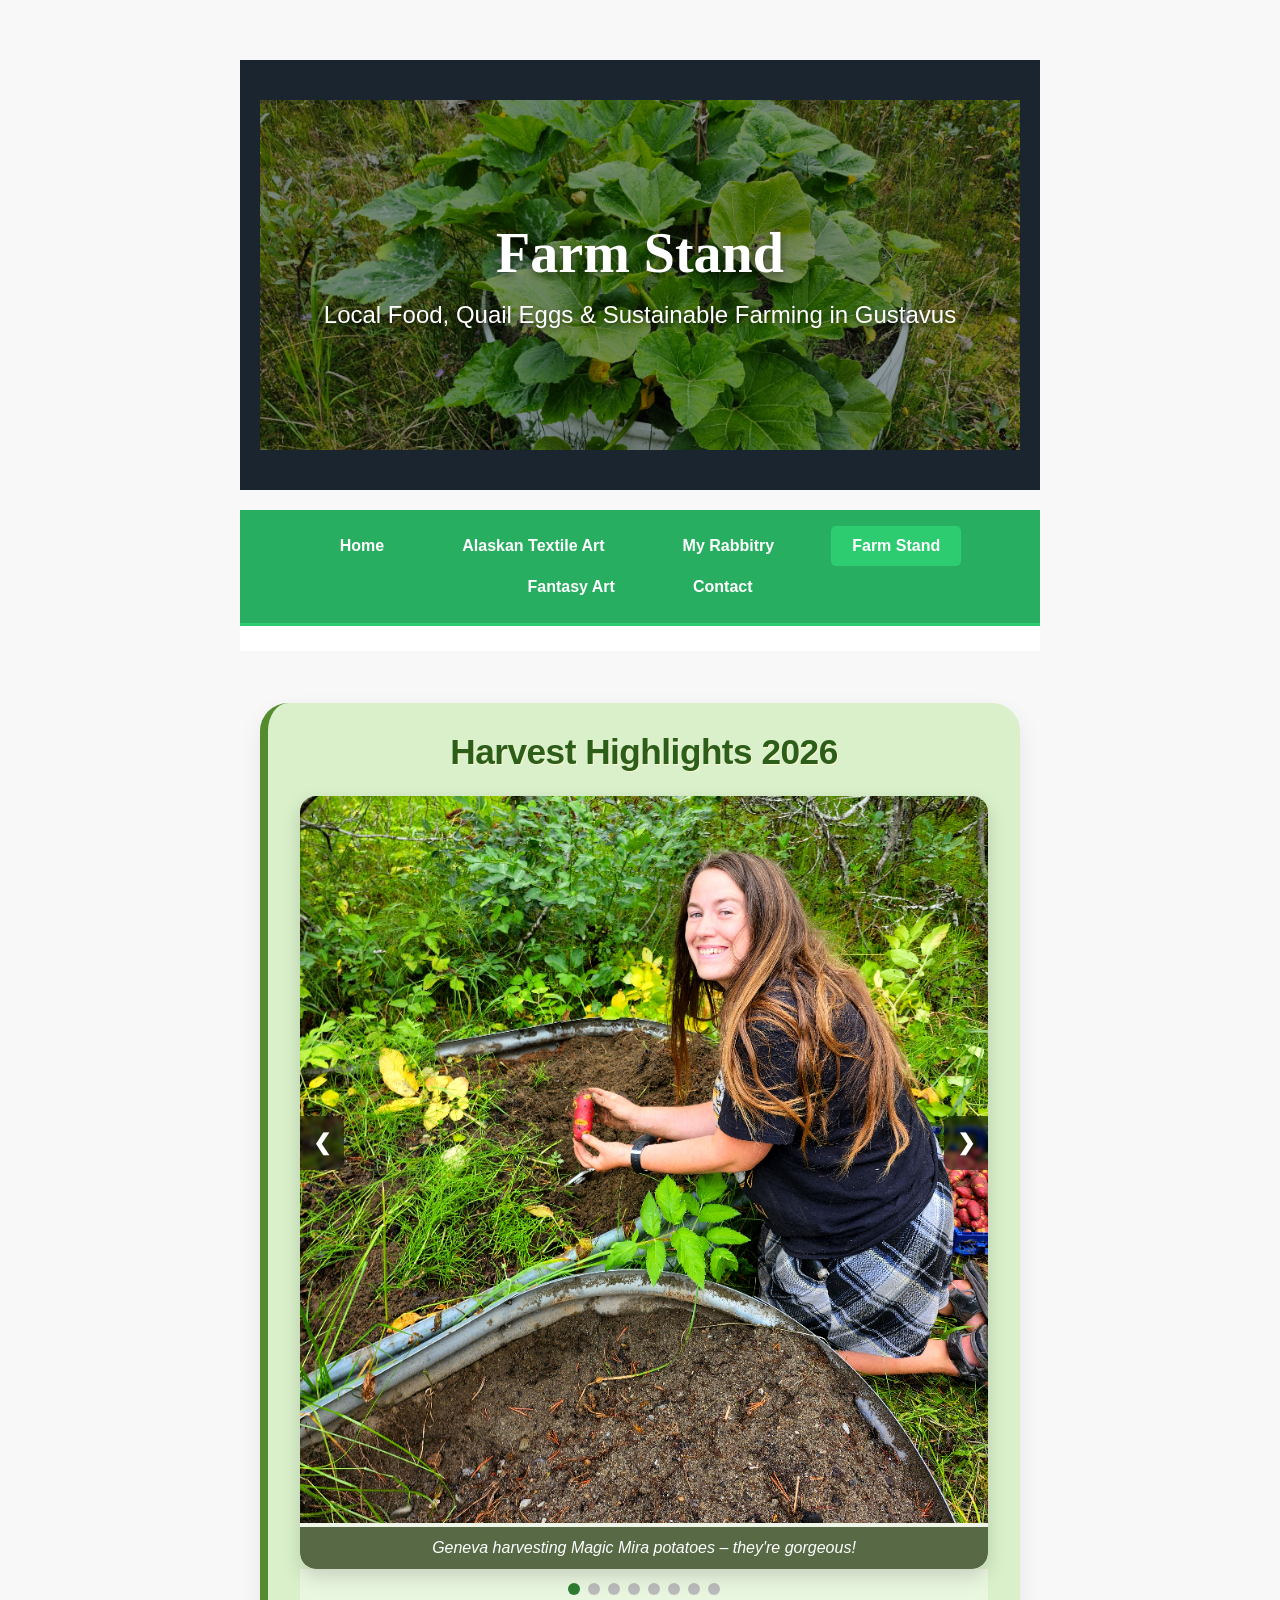
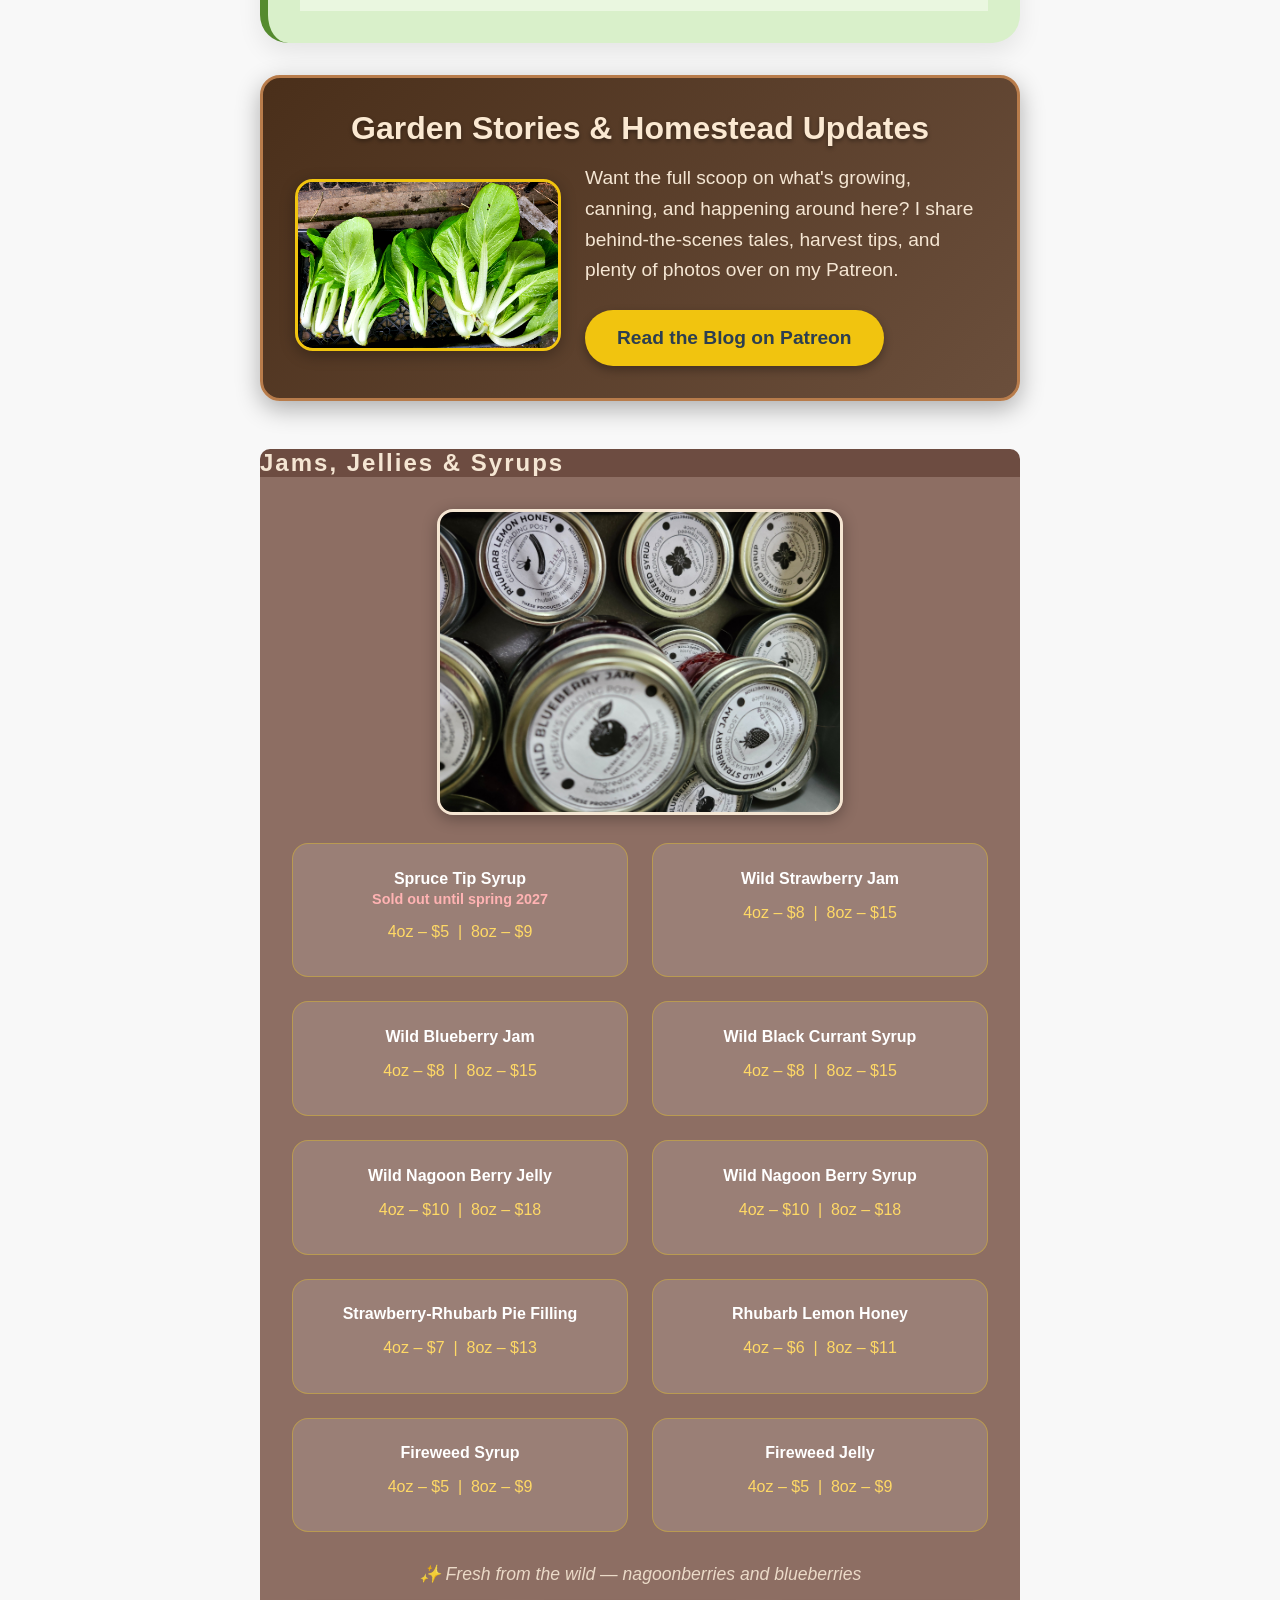
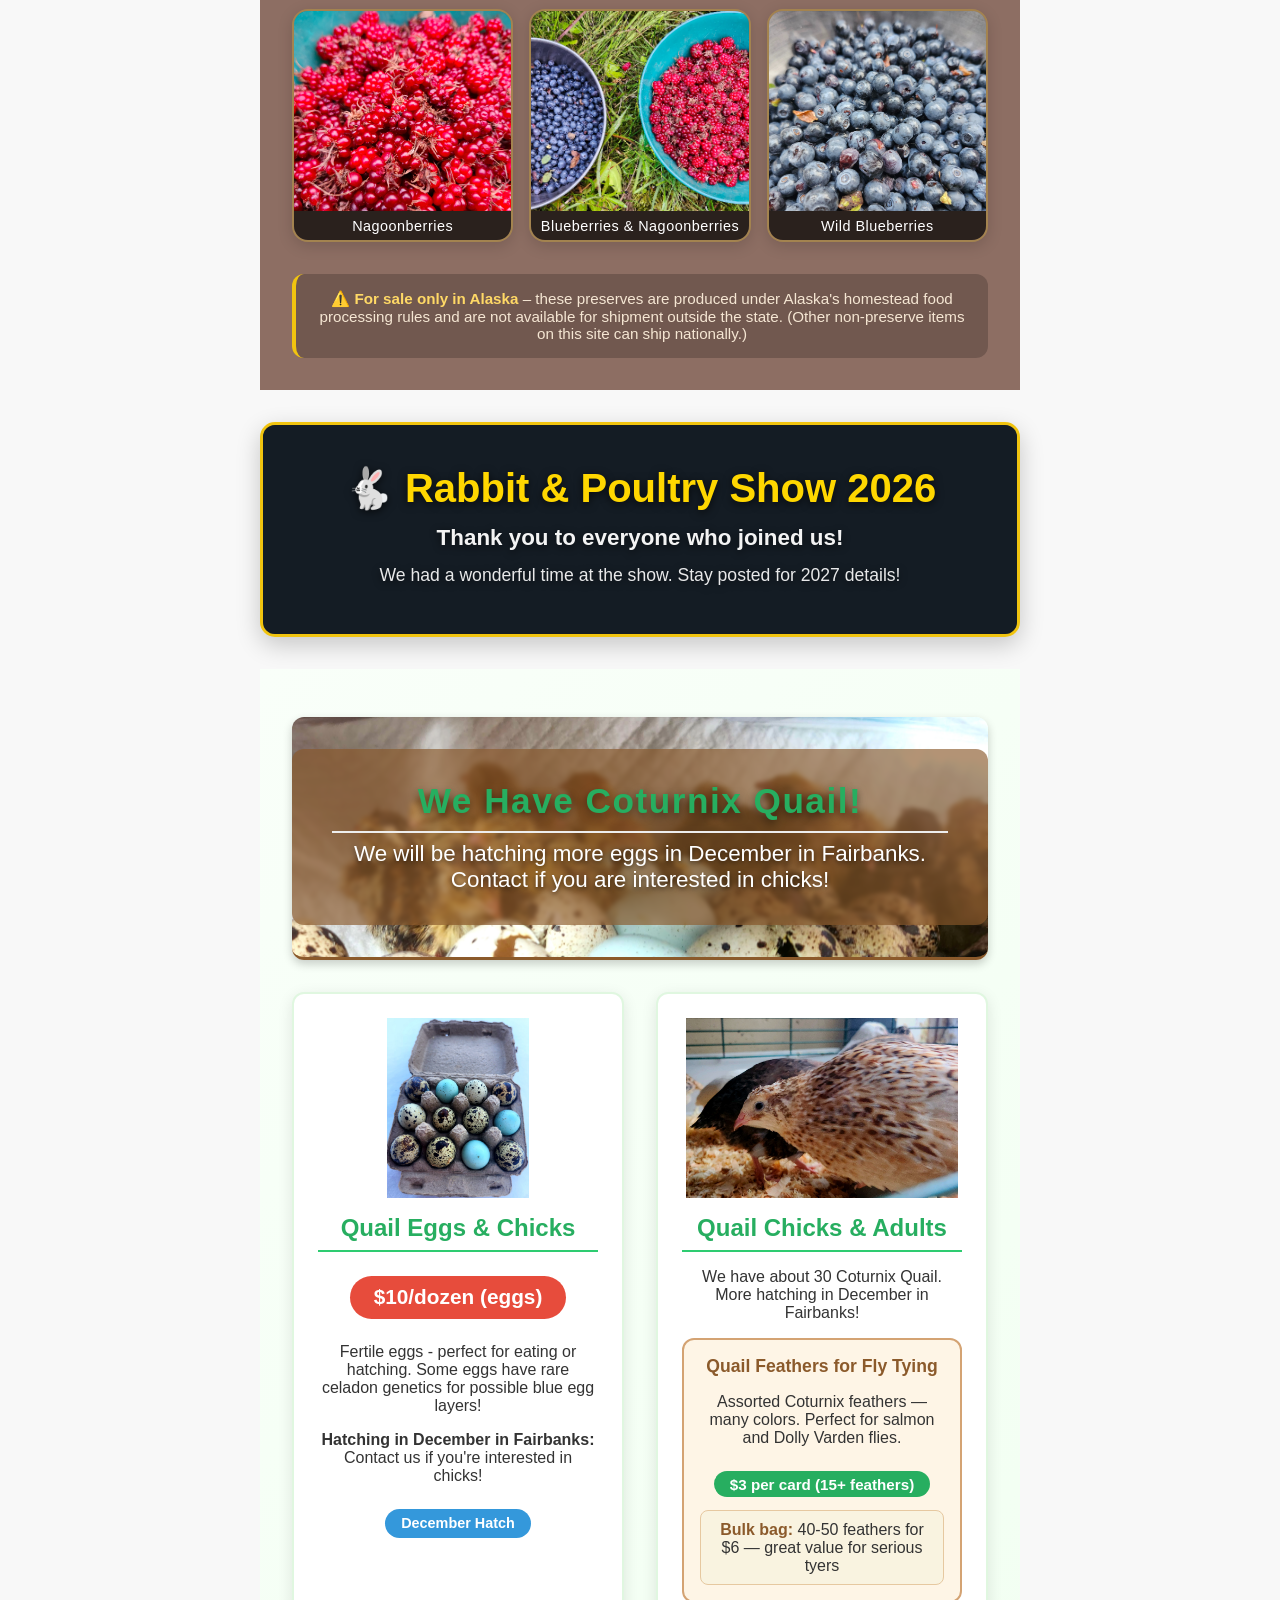
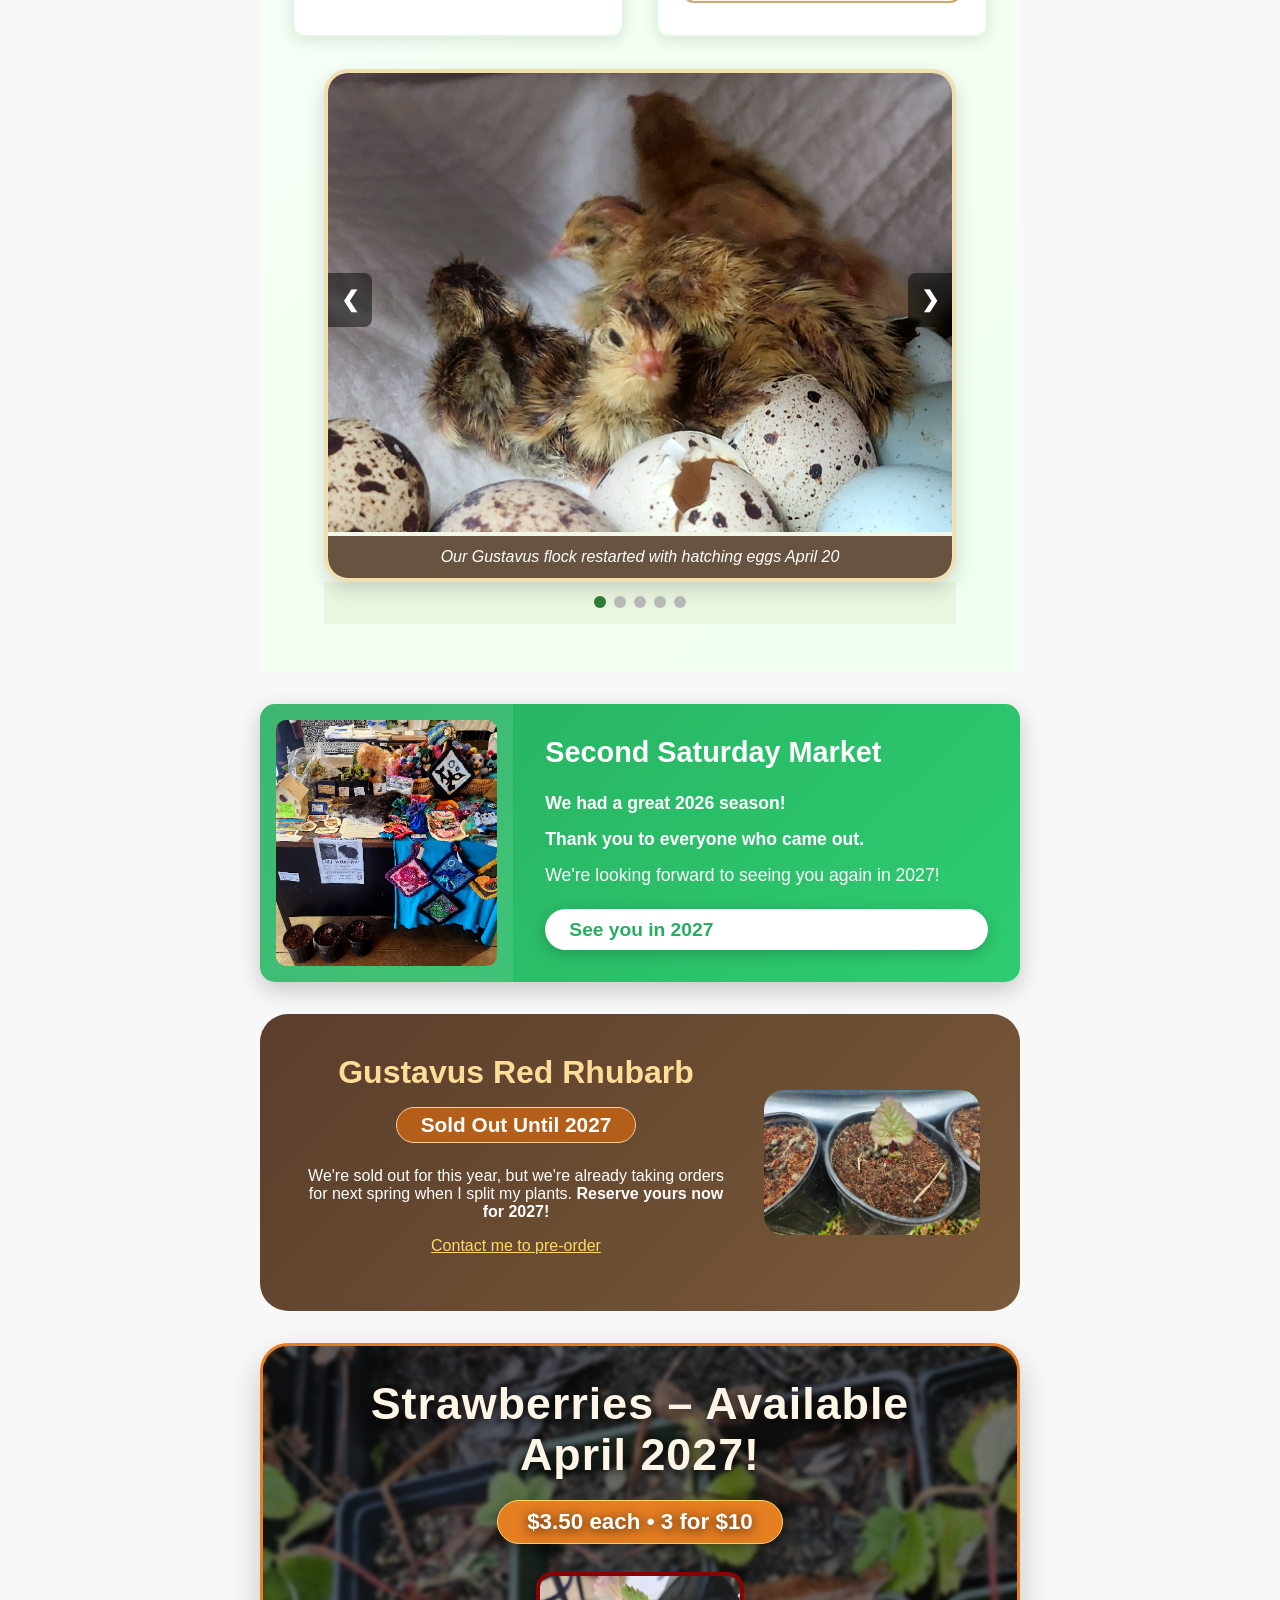
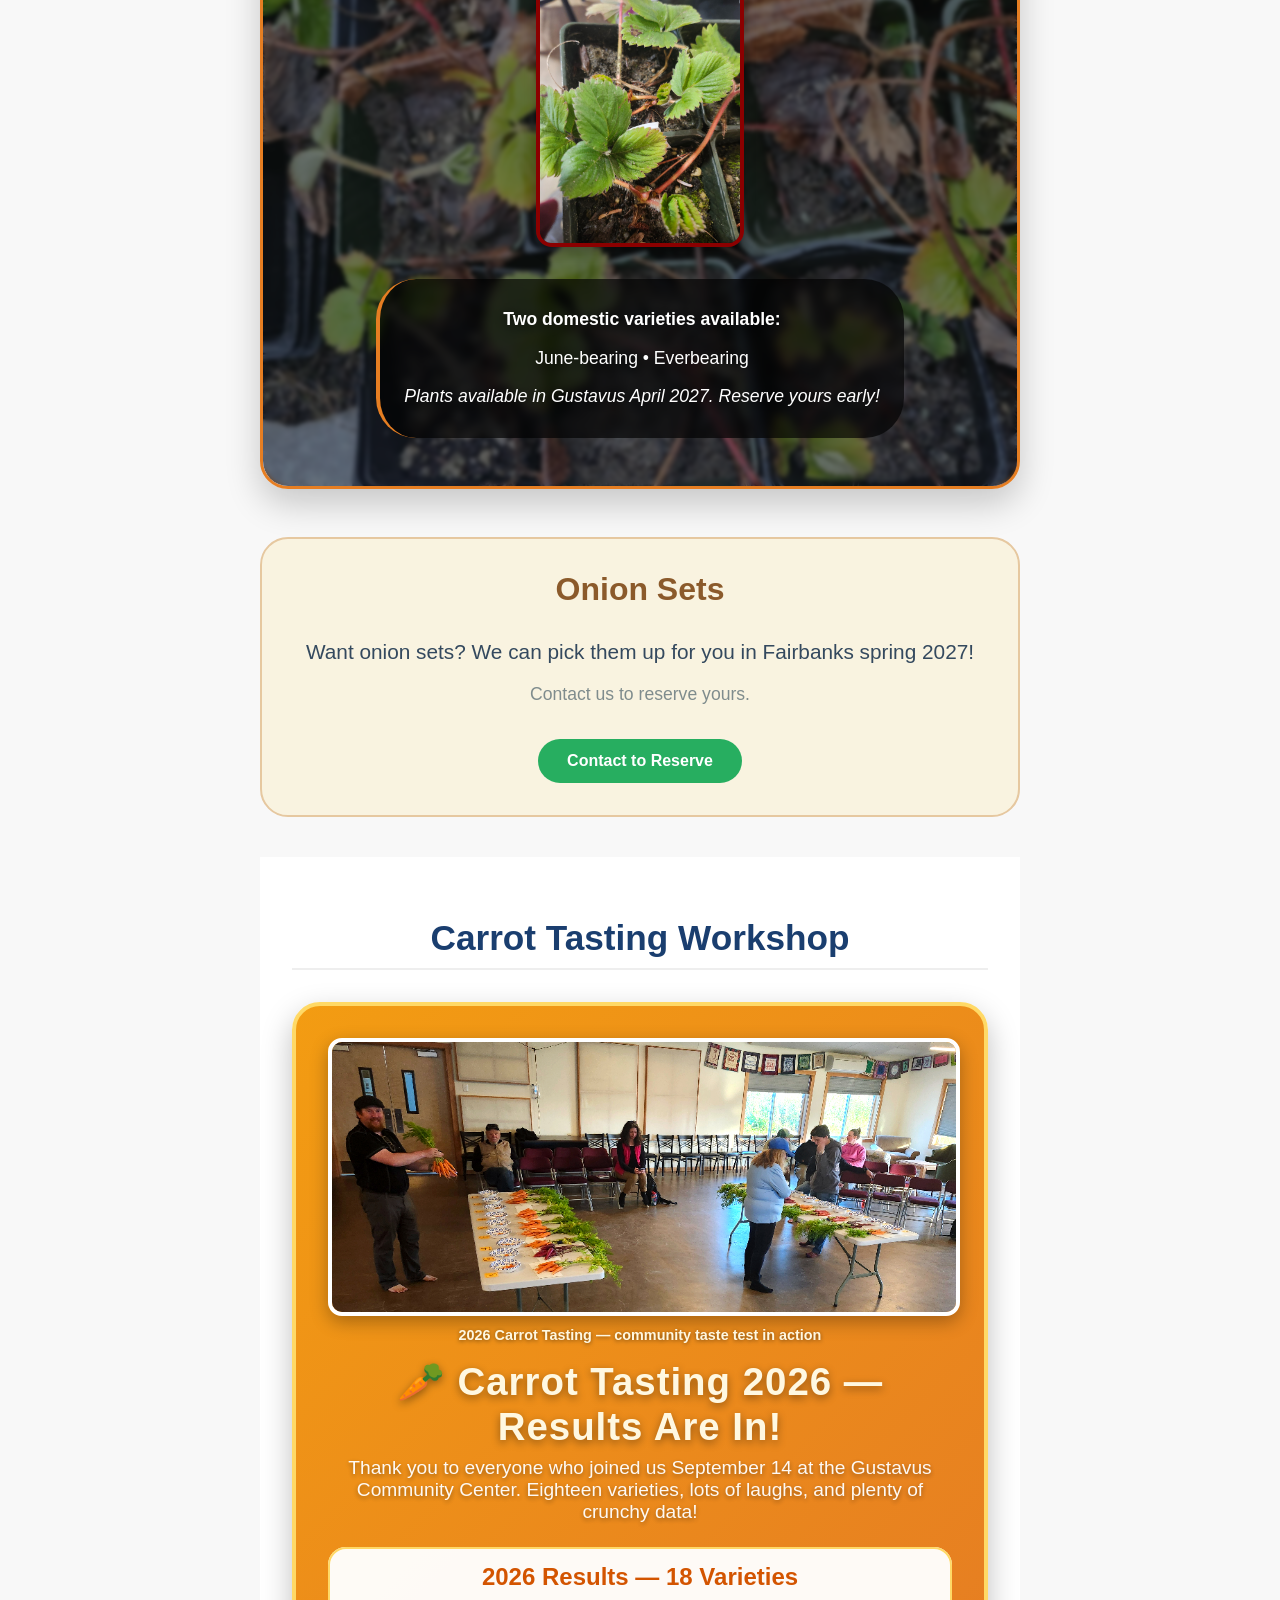
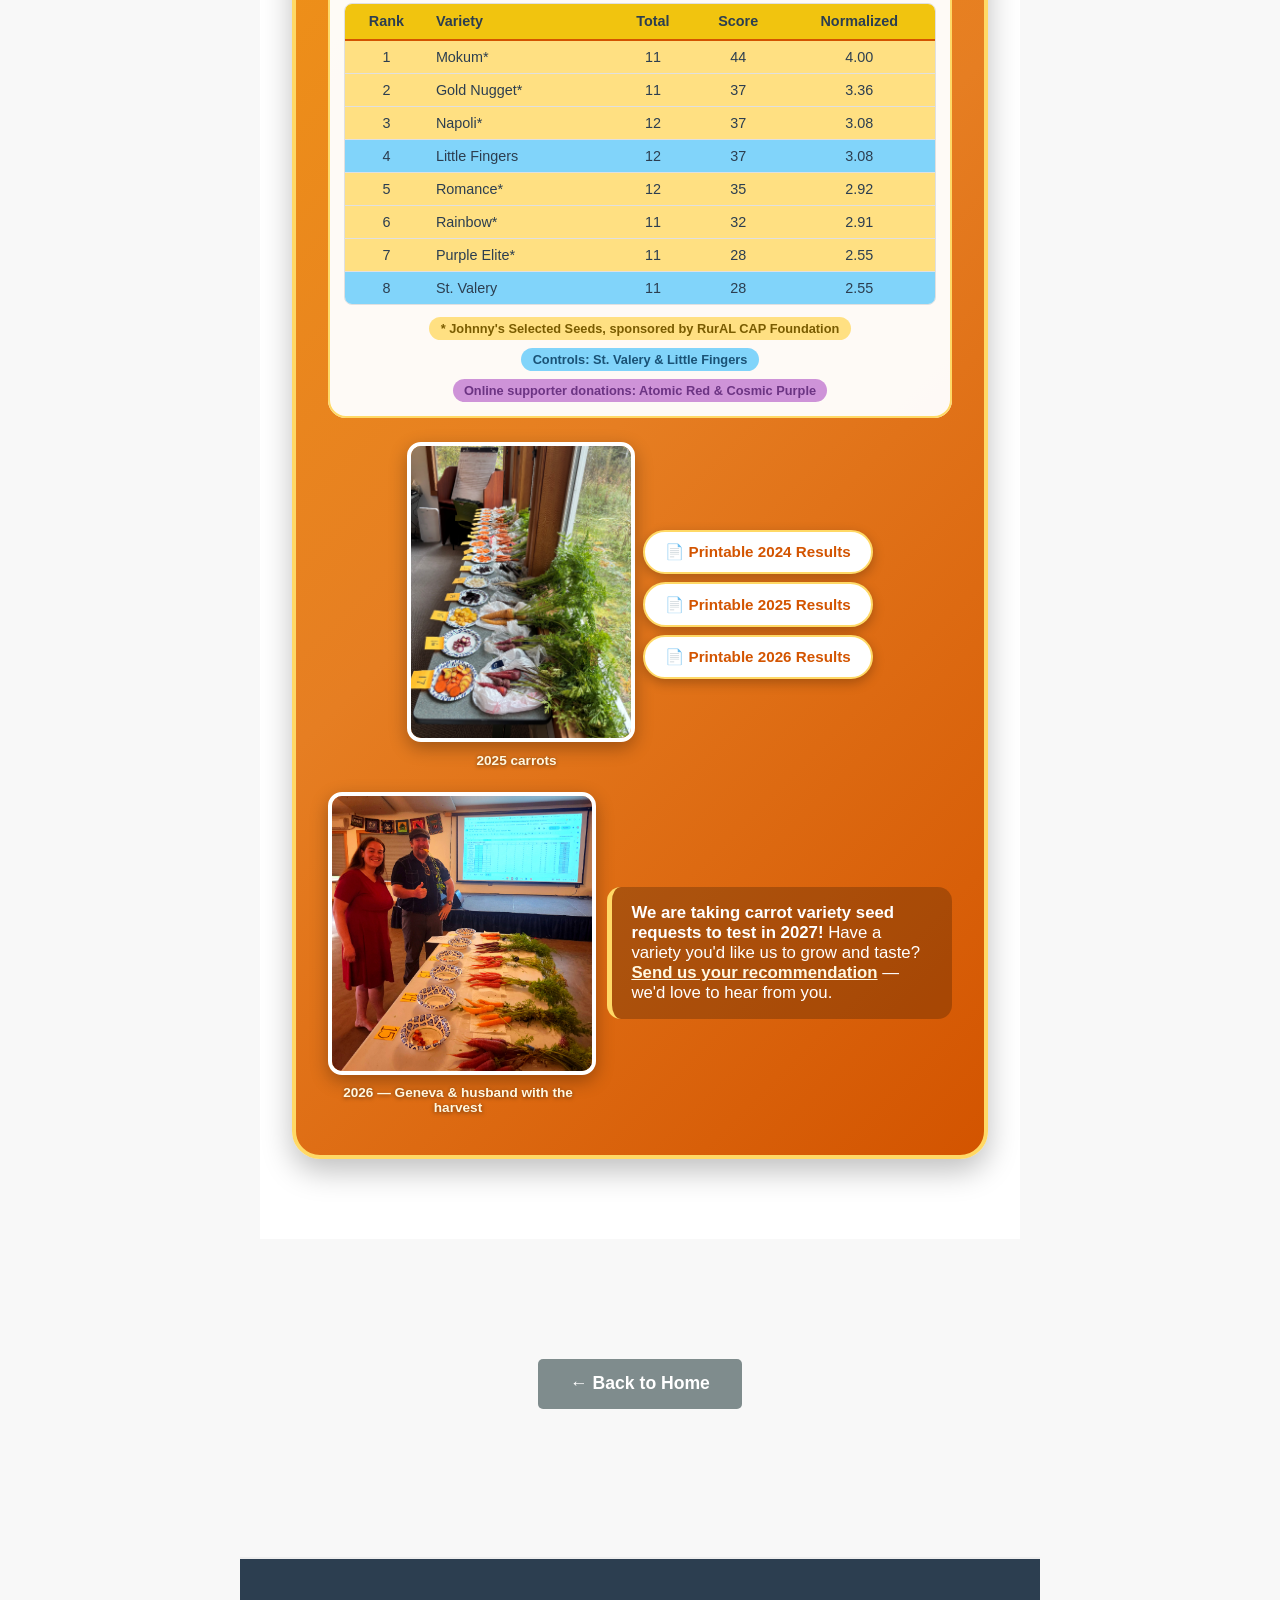
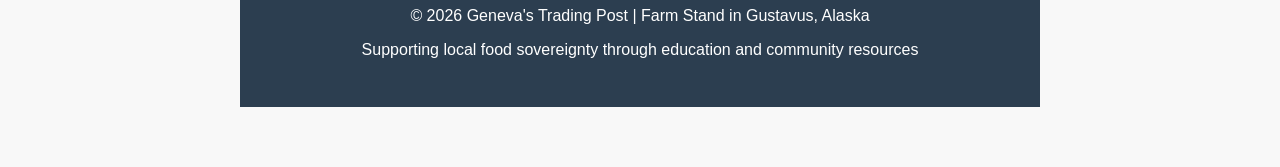
<file: farm-stand.html>
<!DOCTYPE html>
<html lang="en">
<head>
    <meta charset="UTF-8">
    <meta name="viewport" content="width=device-width, initial-scale=1.0">
    <title>Farm Stand - Geneva's Trading Post</title>
    <meta name="description" content="Geneva's Trading Post: Alaskan fiber art, rabbitry, and farm stand in Gustavus & Fairbanks. Hand-knit wildlife potholders, Champagne d'Argent rabbits, local produce.">
    <meta name="keywords" content="Alaska, Gustavus, Fairbanks, knitting, fiber art, rabbitry, Champagne d'Argent, Silver Fox, farm stand, quail eggs, potholders, handmade, local produce">
    <meta name="author" content="Geneva's Trading Post">
    <link rel="stylesheet" href="styles.css">
    <style>
        /* Farm Stand specific styles */
        .farm-header {
            position: relative;
            text-align: center;
            color: white;
            margin: 0;
        }
        
        .farm-banner {
            width: 100%;
            height: 350px;
            object-fit: cover;
            display: block;
        }
        
        .banner-overlay {
            position: absolute;
            top: 0;
            left: 0;
            right: 0;
            bottom: 0;
            background: rgba(0, 0, 0, 0.4);
            display: flex;
            flex-direction: column;
            justify-content: center;
            align-items: center;
        }
        
        .farm-header h1 {
            font-size: 3.5rem;
            margin: 0;
            color: white;
            text-shadow: 0 3px 10px rgba(0,0,0,0.5);
        }
        
        .farm-header p {
            font-size: 1.5rem;
            margin: 1rem 0 0 0;
            color: white;
            text-shadow: 0 2px 5px rgba(0,0,0,0.5);
            max-width: 800px;
            padding: 0 1rem;
        }
        
        /* Quail Banner */
        .quail-tan-banner {
            position: relative;
            width: 100%;
            min-height: 220px;
            background: url('images/QuailChicksIncubatorlong1.jpg') no-repeat center center;
            background-size: cover;
            display: flex;
            align-items: center;
            justify-content: center;
            text-align: center;
            color: white;
            margin: 0 0 2rem 0;
            border-bottom: 3px solid #8b5a2b;
            box-shadow: 0 4px 10px rgba(0,0,0,0.2);
            border-radius: 12px;
        }
        
        .quail-tan-banner .overlay {
            background: rgba(139, 90, 43, 0.65);
            padding: 2rem 2.5rem;
            border-radius: 12px;
            width: 90%;
            max-width: 900px;
            margin: 2rem auto;
            backdrop-filter: blur(2px);
        }
        
        .quail-tan-banner h2 {
            font-size: 2.8rem;
            margin: 0 0 0.5rem 0;
            color: white;
            text-shadow: 0 3px 8px rgba(0,0,0,0.5);
            letter-spacing: 1.5px;
        }
        
        .quail-tan-banner p {
            font-size: 1.4rem;
            margin: 0;
            opacity: 1;
            font-weight: 500;
            text-shadow: 0 2px 4px rgba(0,0,0,0.5);
        }
        
        nav {
            background: #27ae60;
            padding: 1rem;
            text-align: center;
            border-bottom: 3px solid #2ecc71;
        }
        
        nav a {
            color: white;
            text-decoration: none;
            margin: 0 1rem;
            font-weight: bold;
            padding: 0.7rem 1.3rem;
            border-radius: 5px;
            display: inline-block;
            transition: all 0.3s ease;
        }
        
        nav a:hover {
            background: #2ecc71;
            transform: translateY(-3px);
        }
        
        .current {
            background: #2ecc71;
        }

        /* White gap between nav and content */
        .white-gap {
            height: 25px;
            background: white;
            width: 100%;
        }
        
        /* Slideshow Shared Styles */
        .slideshow-container {
            position: relative;
            max-width: 100%;
            margin: 0 auto;
            border-radius: 16px;
            overflow: hidden;
            box-shadow: 0 8px 20px rgba(0,0,0,0.15);
            background-color: #f0f7e8;
        }
        
        .mySlides, .mySlides2 {
            display: none;
            text-align: center;
            animation: fadeEffect 1s;
        }
        
        @keyframes fadeEffect {
            from {opacity: 0.4;}
            to {opacity: 1;}
        }
        
        .mySlides img, .mySlides2 img {
            width: 100%;
            max-height: 380px;
            object-fit: cover;
            border-bottom: 2px solid #c8e6b5;
        }
        
        .caption-text {
            padding: 12px 16px;
            background: rgba(60, 80, 40, 0.85);
            color: white;
            font-size: 1rem;
            text-align: center;
            font-style: italic;
            font-weight: 500;
            backdrop-filter: blur(3px);
        }
        
        /* Navigation buttons */
        .prev, .next {
            cursor: pointer;
            position: absolute;
            top: 45%;
            width: 44px;
            padding: 14px 0;
            margin-top: -28px;
            color: white;
            font-weight: bold;
            font-size: 22px;
            transition: 0.3s;
            user-select: none;
            background-color: rgba(0, 0, 0, 0.5);
            text-decoration: none;
            z-index: 10;
            text-align: center;
            border-radius: 0;
            backdrop-filter: blur(2px);
        }
        
        .prev {
            left: 0;
            border-radius: 0 8px 8px 0;
        }
        
        .next {
            right: 0;
            border-radius: 8px 0 0 8px;
        }
        
        .prev:hover, .next:hover {
            background-color: rgba(0, 0, 0, 0.85);
            transform: scale(1.02);
        }
        
        .dot-group {
            text-align: center;
            padding: 12px 0;
            background: #eaf7e0;
        }
        
        .dot {
            cursor: pointer;
            height: 12px;
            width: 12px;
            margin: 0 4px;
            background-color: #bbb;
            border-radius: 50%;
            display: inline-block;
            transition: background-color 0.3s ease;
        }
        
        .active-dot, .dot:hover {
            background-color: #2e7d32;
        }
        
        /* Countdown Styles - inside workshop cards */
        .countdown-box {
            display: inline-block;
            background: #2c3e50;
            color: white;
            padding: 0.5rem 1.5rem;
            border-radius: 50px;
            font-size: 1.3rem;
            font-weight: bold;
            margin: 0.5rem 0;
            box-shadow: 0 4px 15px rgba(0,0,0,0.2);
        }
        .countdown-box span {
            color: #f1c40f;
        }
        
        /* ===== SUPER BOLD TOP PAGE COUNTDOWN BUTTONS ===== */
        .countdown-button-wrapper {
            display: inline-block;
            background: rgba(255, 255, 255, 0.15);
            backdrop-filter: blur(4px);
            padding: 0.5rem 1rem;
            border-radius: 80px;
            margin: 0.5rem auto;
            box-shadow: 0 0 30px rgba(0,0,0,0.3);
        }
        
        /* Carrot Tasting Button - SOLID & BOLD */
        .countdown-btn-carrot {
            display: inline-block;
            background: #e67e22;
            background: linear-gradient(145deg, #f39c12, #d35400);
            color: #ffffff !important;
            font-size: 1.5rem;
            font-weight: 900;
            padding: 0.8rem 2.2rem;
            margin: 0.2rem;
            border-radius: 60px;
            border: 4px solid #f1c40f;
            box-shadow: 
                0 0 30px rgba(230, 126, 34, 0.8),
                0 0 60px rgba(230, 126, 34, 0.4),
                inset 0 -4px 0 rgba(0,0,0,0.2);
            text-shadow: 0 2px 10px rgba(0,0,0,0.5);
            letter-spacing: 0.5px;
            transition: all 0.2s ease;
            opacity: 1 !important;
        }
        .countdown-btn-carrot span {
            color: #ffffff !important;
            font-size: 1.8rem;
            font-weight: 900;
            background: rgba(0,0,0,0.15);
            padding: 0 0.4rem;
            border-radius: 8px;
            text-shadow: 0 0 20px rgba(255,255,255,0.3);
        }
        .countdown-btn-carrot:hover {
            transform: scale(1.04);
            box-shadow: 0 0 45px rgba(230, 126, 34, 1), 0 0 80px rgba(230, 126, 34, 0.5);
        }
        
        /* Rabbit Show Button - SOLID & BOLD */
        .countdown-btn-rabbit {
            display: inline-block;
            background: #f1c40f;
            background: linear-gradient(145deg, #f7dc6f, #f39c12);
            color: #1a2a3a !important;
            font-size: 1.5rem;
            font-weight: 900;
            padding: 0.8rem 2.2rem;
            margin: 0.2rem;
            border-radius: 60px;
            border: 4px solid #ffffff;
            box-shadow: 
                0 0 30px rgba(241, 196, 15, 0.8),
                0 0 60px rgba(241, 196, 15, 0.4),
                inset 0 -4px 0 rgba(0,0,0,0.1);
            text-shadow: 0 1px 6px rgba(255,255,255,0.3);
            letter-spacing: 0.5px;
            transition: all 0.2s ease;
            opacity: 1 !important;
        }
        .countdown-btn-rabbit span {
            color: #1a2a3a !important;
            font-size: 1.8rem;
            font-weight: 900;
            background: rgba(255,255,255,0.35);
            padding: 0 0.4rem;
            border-radius: 8px;
            text-shadow: 0 0 20px rgba(255,255,200,0.5);
        }
        .countdown-btn-rabbit:hover {
            transform: scale(1.04);
            box-shadow: 0 0 45px rgba(241, 196, 15, 1), 0 0 80px rgba(241, 196, 15, 0.5);
        }
        
        /* May Highlights Card */
        .may-highlights-card {
            background: #d9f0ca;
            border-radius: 28px;
            margin: 2rem auto;
            max-width: 1000px;
            padding: 1.8rem 2rem 2rem 2rem;
            box-shadow: 0 10px 25px rgba(0,0,0,0.08);
            border-left: 8px solid #558b2f;
            transition: transform 0.2s;
        }
        
        .may-highlights-card h3 {
            font-size: 2.2rem;
            color: #2c5e1a;
            text-align: center;
            margin-top: 0;
            margin-bottom: 1.5rem;
            font-weight: 700;
            letter-spacing: -0.5px;
            text-shadow: 1px 1px 0 #f9f9cf;
        }
        
        /* Quail Slideshow */
        .quail-slideshow-wrapper {
            max-width: 1000px;
            margin: 2rem auto 1rem;
            padding: 0 2rem;
        }
        
        .quail-slideshow-wrapper .slideshow-container {
            border: 4px solid #f0e0b0;
            box-shadow: 0 8px 20px rgba(0,0,0,0.15);
            border-radius: 24px;
            position: relative;
        }
        
        .quail-slideshow-wrapper .caption-text {
            background: rgba(80, 55, 35, 0.85);
            font-size: 1rem;
        }
        
        /* Quail Section */
        .quail-section {
            text-align: center;
            padding: 3rem 2rem 2rem;
            background: linear-gradient(135deg, #f9fff9 0%, #f0fff0 100%);
            margin: 2rem 0 0 0;
        }
        
        .quail-section h2 {
            color: #27ae60;
            font-size: 2.2rem;
            margin-bottom: 0.5rem;
        }
        
        .quail-intro {
            font-size: 1.3rem;
            color: #34495e;
            margin-bottom: 2rem;
            max-width: 800px;
            margin-left: auto;
            margin-right: auto;
        }
        
        .quail-grid {
            display: grid;
            grid-template-columns: repeat(auto-fit, minmax(300px, 1fr));
            gap: 2rem;
            max-width: 1000px;
            margin: 2rem auto 0;
        }
        
        .quail-card {
            background: white;
            border-radius: 12px;
            padding: 1.5rem;
            box-shadow: 0 4px 15px rgba(0,0,0,0.1);
            border: 2px solid #e0f7e0;
        }
        
        .quail-image-container {
            width: 100%;
            height: 180px;
            display: flex;
            align-items: center;
            justify-content: center;
            margin-bottom: 1rem;
        }
        
        .quail-card img {
            max-width: 100%;
            max-height: 100%;
            width: auto;
            height: auto;
            object-fit: contain;
        }
        
        .quail-card h3 {
            color: #27ae60;
            margin-top: 0;
            font-size: 1.5rem;
            border-bottom: 2px solid #2ecc71;
            padding-bottom: 0.5rem;
            margin-bottom: 1rem;
        }
        
        .availability-tag {
            display: inline-block;
            background: #3498db;
            color: white;
            padding: 0.4rem 1rem;
            border-radius: 20px;
            font-size: 0.9rem;
            font-weight: bold;
            margin: 0.5rem 0;
        }
        
        /* Feather bag offer styling */
        .feather-offer {
            background: #fef5e6;
            border: 2px solid #d4a373;
            border-radius: 12px;
            padding: 1rem;
            margin: 1rem 0 0.5rem;
            text-align: center;
        }
        
        .feather-offer strong {
            color: #8b5a2b;
            font-size: 1.1rem;
        }
        
        .feather-price {
            display: inline-block;
            background: #27ae60;
            color: white;
            padding: 0.3rem 1rem;
            border-radius: 30px;
            font-weight: bold;
            margin-top: 0.5rem;
            font-size: 0.95rem;
        }
        
        .impulse-card {
            background: #f9f3e0;
            border: 1px solid #e6c8a0;
            border-radius: 8px;
            padding: 0.6rem;
            margin: 0.8rem 0 0;
            text-align: center;
        }
        
        .impulse-card span {
            font-weight: bold;
            color: #8b5a2b;
        }
        
        /* Upcoming Event Card */
        .upcoming-event-card {
            position: relative;
            background-image: url('images/Carrot Tasting 2025 Geneva.jpg');
            background-size: cover;
            background-position: center;
            color: white;
            padding: 2.5rem;
            border-radius: 15px;
            margin: 2rem auto;
            max-width: 1000px;
            text-align: center;
            box-shadow: 0 8px 25px rgba(0,0,0,0.2);
            border: 3px solid #ffd700;
            overflow: hidden;
        }
        
        .upcoming-event-card::before {
            content: "";
            position: absolute;
            top: 0;
            left: 0;
            right: 0;
            bottom: 0;
            background: rgba(0, 0, 0, 0.55);
            z-index: 1;
        }
        
        .upcoming-event-card h2,
        .upcoming-event-card p {
            position: relative;
            z-index: 2;
            text-shadow: 0 2px 8px rgba(0,0,0,0.7);
        }
        
        .upcoming-event-card h2 {
            font-size: 2.5rem;
            margin-top: 0;
            margin-bottom: 0.5rem;
            color: #ffd700;
        }
        
        .upcoming-event-card p {
            font-size: 1.4rem;
            line-height: 1.6;
            margin: 0.3rem 0;
            opacity: 0.95;
            color: white;
        }
        
        .upcoming-event-card .event-detail {
            font-size: 1.1rem;
            opacity: 0.9;
        }
        
        .countdown-button-container {
            position: relative;
            z-index: 3;
            margin-top: 1rem;
            display: flex;
            flex-wrap: wrap;
            justify-content: center;
            gap: 0.5rem;
        }
        
        /* Workshop Section */
        .workshop-section {
            padding: 2rem 2rem;
            background: white;
        }
        
        .workshop-section h2 {
            color: #1a3e6f;
            text-align: center;
            font-size: 2.2rem;
            margin-bottom: 2rem;
        }
        
        .workshop-content {
            display: grid;
            grid-template-columns: 300px 1fr;
            gap: 2rem;
            max-width: 1000px;
            margin: 0 auto 3rem;
            align-items: start;
        }
        
        .workshop-image {
            display: flex;
            flex-direction: column;
            align-items: center;
            gap: 0.75rem;
        }
        
        .workshop-image img:first-child {
            max-width: 100%;
            height: auto;
            border-radius: 10px;
            box-shadow: 0 4px 15px rgba(0,0,0,0.1);
        }
        
        .library-logo {
            max-width: 120px;
            height: auto;
            border-radius: 8px;
            background: white;
            padding: 4px;
            box-shadow: 0 2px 8px rgba(0,0,0,0.1);
        }
        
        .workshop-details h3 {
            color: #2c5282;
            margin-top: 0;
            font-size: 1.6rem;
            text-align: left;
            margin-bottom: 0.25rem;
        }
        
        .free-tag {
            display: inline-block;
            background: #e67e22;
            color: white;
            font-weight: bold;
            padding: 0.25rem 0.8rem;
            border-radius: 30px;
            font-size: 0.9rem;
            margin-left: 0.75rem;
            vertical-align: middle;
            letter-spacing: 0.5px;
            box-shadow: 0 2px 4px rgba(0,0,0,0.1);
        }
        
        .workshop-date {
            color: #7f8c8d;
            font-weight: bold;
            margin-bottom: 1rem;
            display: block;
        }
        
        .workshop-details p {
            color: #34495e;
            font-size: 1.1rem;
            line-height: 1.6;
            text-align: left;
            margin: 0.8rem 0;
        }
        
        .starter-kit {
            background: #e8f0fe;
            padding: 1rem;
            border-radius: 8px;
            margin: 1rem 0;
            border-left: 4px solid #2c5282;
        }
        
        .carrot-workshop {
            display: grid;
            grid-template-columns: 300px 1fr;
            gap: 2rem;
            max-width: 1000px;
            margin: 0 auto 3rem;
            align-items: start;
        }
        
        .carrot-workshop .workshop-image {
            display: flex;
            flex-direction: column;
            align-items: center;
            gap: 0.75rem;
        }
        
        .carrot-data h3 {
            color: #e67e22;
            margin-top: 0;
            font-size: 1.6rem;
            text-align: left;
            margin-bottom: 0.25rem;
        }
        
        .seed-bank-note {
            background: #e8f6f3;
            padding: 1rem;
            border-radius: 8px;
            margin: 1rem 0;
            border-left: 4px solid #27ae60;
        }
        
        .harvest-workshop {
            display: grid;
            grid-template-columns: 300px 1fr;
            gap: 2rem;
            max-width: 1000px;
            margin: 0 auto;
            align-items: start;
        }
        
        .harvest-workshop .workshop-image {
            display: flex;
            flex-direction: column;
            align-items: center;
            gap: 0.75rem;
        }
        
        .harvest-workshop .workshop-details h3 {
            color: #2c5282;
        }
        
        .grant-note {
            background: #e8f0fe;
            padding: 1.5rem;
            border-radius: 8px;
            margin: 3rem auto 0;
            max-width: 1000px;
            border-left: 4px solid #2c5282;
            text-align: center;
        }
        
        .festival-btn {
            display: inline-block;
            background: #e67e22;
            color: white;
            text-decoration: none;
            padding: 0.8rem 1.8rem;
            border-radius: 50px;
            font-weight: bold;
            margin-top: 1rem;
            transition: all 0.3s ease;
            border: none;
            cursor: pointer;
            font-size: 1rem;
            box-shadow: 0 2px 8px rgba(0,0,0,0.2);
        }
        
        .festival-btn:hover {
            background: #d35400;
            transform: translateY(-2px);
            box-shadow: 0 4px 12px rgba(0,0,0,0.25);
        }
        
        .market-banner {
            display: grid;
            grid-template-columns: 1fr 2fr;
            background: linear-gradient(135deg, #27ae60 0%, #2ecc71 100%);
            color: white;
            margin: 2rem auto;
            max-width: 1000px;
            border-radius: 15px;
            overflow: hidden;
            box-shadow: 0 8px 25px rgba(0,0,0,0.2);
        }
        
        .market-image {
            display: flex;
            align-items: center;
            justify-content: center;
            padding: 1rem;
            background: rgba(255,255,255,0.1);
        }
        
        .market-image img {
            width: 100%;
            height: 100%;
            object-fit: cover;
            border-radius: 10px;
        }
        
        .market-info {
            padding: 2rem;
            display: flex;
            flex-direction: column;
            justify-content: center;
        }
        
        .market-info h3 {
            font-size: 1.8rem;
            margin-top: 0;
            margin-bottom: 1rem;
            color: white;
        }
        
        .market-info p {
            font-size: 1.1rem;
            line-height: 1.5;
            margin: 0.3rem 0;
        }
        
        .season-date {
            display: inline-block;
            background: white;
            color: #27ae60;
            padding: 0.6rem 1.5rem;
            border-radius: 30px;
            font-size: 1.2rem;
            font-weight: bold;
            margin-top: 1rem;
            box-shadow: 0 4px 15px rgba(0,0,0,0.2);
        }
        
        .plant-starts-brown {
            background: linear-gradient(135deg, #6b4f3c 0%, #8b5a2b 100%);
            color: white;
            padding: 2rem 2rem;
            border-radius: 20px;
            margin: 2rem auto 3rem;
            max-width: 1000px;
            box-shadow: 0 8px 25px rgba(0,0,0,0.3);
            border: 3px solid #b87c4b;
            text-align: center;
        }
        
        .plant-starts-brown h3 {
            font-size: 2rem;
            margin: 0 0 1rem 0;
            color: #fbe9d2;
            text-shadow: 0 2px 4px rgba(0,0,0,0.4);
        }
        
        .plant-list {
            font-size: 1.1rem;
            line-height: 1.6;
        }
        
        .strawberry-header-card {
            position: relative;
            background-image: url('images/StrawberryPlantsApril2026.jpg');
            background-size: cover;
            background-position: center 40%;
            border-radius: 28px;
            margin: 2rem auto 3rem;
            max-width: 1000px;
            min-height: 280px;
            display: flex;
            flex-direction: column;
            align-items: center;
            justify-content: center;
            text-align: center;
            box-shadow: 0 15px 35px rgba(0,0,0,0.2);
            border: 3px solid #e67e22;
            overflow: hidden;
        }
        
        .strawberry-header-card::before {
            content: "";
            position: absolute;
            top: 0;
            left: 0;
            right: 0;
            bottom: 0;
            background: rgba(0, 0, 0, 0.5);
            z-index: 1;
            backdrop-filter: blur(2px);
        }
        
        .strawberry-content {
            position: relative;
            z-index: 2;
            color: white;
            padding: 2rem 2rem;
            max-width: 85%;
            text-shadow: 0 2px 12px rgba(0,0,0,0.8);
        }
        
        .strawberry-content h3 {
            font-size: 2.8rem;
            margin: 0 0 0.5rem;
            color: #fff5e6;
            letter-spacing: 1px;
            font-weight: bold;
        }
        
        .strawberry-price {
            background: #e67e22;
            color: white;
            display: inline-block;
            padding: 0.5rem 1.8rem;
            border-radius: 60px;
            font-size: 1.4rem;
            font-weight: bold;
            margin: 0.75rem 0;
            box-shadow: 0 4px 12px rgba(0,0,0,0.3);
            border: 1px solid #ffd966;
        }
        
        .strawberry-inline-image {
            margin: 1rem auto;
            display: flex;
            justify-content: center;
        }
        
        .strawberry-inline-image img {
            max-width: 200px;
            width: 100%;
            height: auto;
            border-radius: 16px;
            border: 4px solid #8b0000;
            box-shadow: 0 4px 12px rgba(0,0,0,0.3);
        }
        
        .strawberry-varieties {
            background: rgba(0, 0, 0, 0.65);
            backdrop-filter: blur(4px);
            padding: 0.8rem 1.5rem;
            border-radius: 40px;
            margin: 1rem auto;
            display: inline-block;
            font-size: 1.1rem;
            border-left: 4px solid #e67e22;
            font-weight: 500;
        }
        
        .email-btn {
            display: inline-block;
            background: #2c5282;
            color: white;
            text-decoration: none;
            padding: 0.8rem 1.8rem;
            border-radius: 50px;
            font-weight: bold;
            margin-top: 1rem;
            transition: background 0.3s ease;
            border: none;
            cursor: pointer;
            font-size: 1rem;
        }
        
        .email-btn:hover {
            background: #1d3f62;
            transform: translateY(-2px);
        }
        
        .back-btn {
            display: inline-block;
            background: #7f8c8d;
            color: white;
            padding: 0.9rem 2rem;
            text-decoration: none;
            border-radius: 5px;
            font-weight: bold;
            margin: 3rem auto;
            text-align: center;
            font-size: 1.1rem;
            transition: background 0.3s ease;
        }
        
        .back-btn:hover {
            background: #95a5a6;
        }
        
        footer {
            text-align: center;
            padding: 2rem;
            background: #2c3e50;
            color: white;
            margin-top: 3rem;
        }
        
        .register-highlight {
            background: #fef9e0;
            border-left: 4px solid #e67e22;
            padding: 0.75rem 1rem;
            margin-top: 1rem;
            border-radius: 8px;
            font-weight: 500;
        }
        
        .show-schedule {
            background: rgba(255,255,240,0.15);
            border-radius: 20px;
            padding: 1rem;
            margin: 1rem 0;
            text-align: left;
            font-size: 0.95rem;
        }
        
        /* Berry Gallery Styles */
        .berry-gallery {
            display: grid;
            grid-template-columns: repeat(3, 1fr);
            gap: 1rem;
            margin: 1.5rem 0;
            max-width: 1000px;
            margin-left: auto;
            margin-right: auto;
        }
        
        .berry-gallery-item {
            border-radius: 16px;
            overflow: hidden;
            box-shadow: 0 4px 15px rgba(0,0,0,0.15);
            transition: transform 0.3s ease;
            border: 2px solid rgba(255,215,0,0.2);
        }
        
        .berry-gallery-item:hover {
            transform: scale(1.02);
        }
        
        .berry-gallery-item img {
            width: 100%;
            height: 200px;
            object-fit: cover;
            display: block;
        }
        
        .berry-gallery-item .berry-label {
            background: rgba(0,0,0,0.7);
            color: white;
            padding: 0.4rem;
            text-align: center;
            font-size: 0.9rem;
            font-weight: 500;
            letter-spacing: 0.5px;
        }
        
        .gallery-caption {
            text-align: center;
            color: #f5e6d3;
            font-size: 1.1rem;
            margin: 0.5rem 0 1rem 0;
            font-style: italic;
            opacity: 0.9;
        }
        
        /* ===== Carrot Tasting Results Card ===== */
        .carrot-results-card {
            background: linear-gradient(135deg, #f39c12 0%, #e67e22 55%, #d35400 100%);
            border-radius: 28px;
            margin: 2rem auto 3rem;
            max-width: 1000px;
            padding: 2rem 2rem 2.5rem;
            box-shadow: 0 12px 30px rgba(0,0,0,0.25);
            border: 4px solid #ffd966;
            color: #fff;
            text-align: center;
        }
        .carrot-results-card h3 {
            font-size: 2.4rem;
            margin: 0 0 0.5rem;
            color: #fff8e1;
            text-shadow: 0 3px 8px rgba(0,0,0,0.4);
            letter-spacing: 1px;
        }
        .carrot-results-card .carrot-subhead {
            font-size: 1.2rem;
            margin: 0 0 1.5rem;
            opacity: 0.95;
            text-shadow: 0 2px 5px rgba(0,0,0,0.4);
        }
        .carrot-2026-results {
            background: rgba(255,255,255,0.96);
            color: #2c3e50;
            border-radius: 18px;
            padding: 1rem;
            margin: 1.5rem 0 0;
            overflow: hidden;
            box-shadow: inset 0 0 0 2px #ffd966;
        }
        .carrot-2026-results h4 {
            color: #d35400;
            font-size: 1.5rem;
            margin: 0 0 0.75rem;
            text-align: center;
        }
        .carrot-2026-results .scroll-area {
            max-height: 300px;
            overflow-y: scroll;
            overflow-x: auto;
            border-radius: 8px;
            border: 1px solid #e0e0e0;
            background: #fff;
        }
        .carrot-2026-results table {
            width: 100%;
            border-collapse: collapse;
            font-size: 0.9rem;
        }
        .carrot-2026-results th {
            background: #f1c40f;
            color: #2c3e50;
            padding: 0.6rem 0.5rem;
            border-bottom: 2px solid #d35400;
            position: sticky;
            top: 0;
            z-index: 2;
        }
        .carrot-2026-results td {
            padding: 0.5rem;
            border-bottom: 1px solid #e0e0e0;
            text-align: center;
        }
        .carrot-2026-results td:nth-child(2),
        .carrot-2026-results th:nth-child(2) {
            text-align: left;
        }
        .carrot-2026-results tr.johnnys { background: #ffe082; }
        .carrot-2026-results tr.control { background: #81d4fa; }
        .carrot-2026-results tr.donation { background: #ce93d8; }
        .carrot-legend {
            display: flex;
            flex-wrap: wrap;
            justify-content: center;
            gap: 0.5rem;
            margin: 0.75rem 0 0;
            font-size: 0.8rem;
        }
        .legend-item {
            display: inline-block;
            padding: 0.25rem 0.7rem;
            border-radius: 20px;
            font-weight: 700;
        }
        .legend-item.johnnys { background: #ffe082; color: #7a5c00; }
        .legend-item.control { background: #81d4fa; color: #1a5276; }
        .legend-item.donation { background: #ce93d8; color: #6c3483; }
        .carrot-cta {
            background: rgba(0,0,0,0.22);
            border-left: 5px solid #ffd966;
            padding: 1rem 1.2rem;
            border-radius: 14px;
            margin-top: 0;
            text-align: left;
            font-size: 1.05rem;
            flex: 1;
            min-width: 220px;
        }
        .carrot-cta a {
            color: #fff8e1;
            font-weight: 800;
            text-decoration: underline;
        }
        /* Row with two small images flanking the three stacked buttons */
        .carrot-image-row {
            display: flex;
            flex-wrap: wrap;
            justify-content: center;
            align-items: center;
            gap: 1rem;
            margin: 1.5rem 0;
        }
        .carrot-image-row figure {
            flex: 0 1 220px;
            max-width: 220px;
            margin: 0;
            text-align: center;
        }
        .carrot-image-row img {
            width: 100%;
            height: auto;
            border-radius: 14px;
            border: 4px solid #fff;
            box-shadow: 0 6px 18px rgba(0,0,0,0.3);
            background: #fff;
        }
        .carrot-image-row figcaption {
            margin-top: 0.4rem;
            font-size: 0.85rem;
            font-weight: 600;
            color: #fff8e1;
            text-shadow: 0 1px 4px rgba(0,0,0,0.5);
        }
        .carrot-button-stack {
            display: flex;
            flex-direction: column;
            gap: 0.5rem;
        }
        /* Side-by-side row: Geneva image + 2027 CTA */
        .carrot-final-row {
            display: flex;
            flex-wrap: wrap;
            align-items: center;
            justify-content: center;
            gap: 1.2rem;
            margin-top: 1.5rem;
        }
        .carrot-final-row figure {
            flex: 0 1 260px;
            max-width: 260px;
            margin: 0;
            text-align: center;
        }
        .carrot-final-row img {
            width: 100%;
            height: auto;
            border-radius: 14px;
            border: 4px solid #fff;
            box-shadow: 0 6px 18px rgba(0,0,0,0.3);
            background: #fff;
        }
        .carrot-final-row figcaption {
            margin-top: 0.4rem;
            font-size: 0.85rem;
            font-weight: 600;
            color: #fff8e1;
            text-shadow: 0 1px 4px rgba(0,0,0,0.5);
        }
        .pdf-btn {
            display: inline-block;
            background: #fff;
            color: #d35400;
            text-decoration: none;
            padding: 0.7rem 1.3rem;
            border-radius: 50px;
            font-weight: 800;
            box-shadow: 0 4px 12px rgba(0,0,0,0.25);
            transition: all 0.2s ease;
            border: 2px solid #ffd966;
            cursor: pointer;
            font-size: 0.95rem;
        }
        .pdf-btn:hover {
            background: #ffd966;
            color: #8b3e00;
            transform: translateY(-2px);
        }
        
        @media (max-width: 768px) {
            .farm-header h1 { font-size: 2.5rem; }
            .farm-header p { font-size: 1.2rem; }
            .farm-banner { height: 250px; }
            .quail-tan-banner h2 { font-size: 2rem; }
            .quail-tan-banner p { font-size: 1.1rem; }
            .quail-tan-banner .overlay { padding: 1.5rem 1rem; }
            nav a { display: block; margin: 0.5rem auto; width: 80%; max-width: 250px; }
            .workshop-content, .carrot-workshop, .harvest-workshop { grid-template-columns: 1fr; text-align: center; }
            .workshop-details h3, .workshop-details p, .carrot-data h3, .carrot-data p { text-align: center; }
            .quail-grid { grid-template-columns: 1fr; gap: 1.5rem; }
            .market-banner { grid-template-columns: 1fr; }
            .market-image { min-height: 250px; }
            .strawberry-header-card { min-height: 240px; margin: 1.5rem 1rem; border-radius: 20px; }
            .strawberry-content h3 { font-size: 1.8rem; }
            .strawberry-price { font-size: 1.2rem; }
            .upcoming-event-card h2 { font-size: 1.8rem; }
            .upcoming-event-card p { font-size: 1.1rem; }
            .prev, .next { width: 36px; padding: 10px 0; font-size: 18px; }
            .berry-gallery { grid-template-columns: 1fr 1fr; }
            .berry-gallery-item img { height: 150px; }
            .countdown-box, .countdown-btn-carrot, .countdown-btn-rabbit { font-size: 1.1rem; padding: 0.5rem 1.2rem; }
            .countdown-btn-carrot span, .countdown-btn-rabbit span { font-size: 1.3rem; }
            .countdown-button-container { gap: 0.3rem; }
            .carrot-results-card { padding: 1.2rem; }
            .carrot-results-card h3 { font-size: 1.8rem; }
            .carrot-2026-results table { font-size: 0.8rem; }
            .carrot-cta { text-align: center; }
        }
        
        @media (max-width: 480px) {
            .berry-gallery { grid-template-columns: 1fr; }
            .berry-gallery-item img { height: 180px; }
            .countdown-btn-carrot, .countdown-btn-rabbit { display: block; margin: 0.3rem auto; width: 90%; font-size: 1rem; padding: 0.6rem 1rem; }
            .countdown-btn-carrot span, .countdown-btn-rabbit span { font-size: 1.2rem; }
            .carrot-image-row figure { flex: 1 1 100%; max-width: 280px; }
            .carrot-final-row figure { flex: 1 1 100%; max-width: 280px; }
        }
    </style>
</head>
<body>
    <header class="farm-header">
        <img src="images/SquashPlant.jpg" alt="Squash Plant in Garden" class="farm-banner">
        <div class="banner-overlay">
            <h1>Farm Stand</h1>
            <p>Local Food, Quail Eggs & Sustainable Farming in Gustavus</p>
        </div>
    </header>
    
    <nav>
        <a href="index.html">Home</a>
        <a href="alaska-textiles.html">Alaskan Textile Art</a>
        <a href="rabbitry.html">My Rabbitry</a>
        <a href="farm-stand.html" class="current">Farm Stand</a>
        <a href="fantasy-ball.html">Fantasy Art</a>
        <a href="contact.html">Contact</a>
    </nav>

    <div class="white-gap"></div>
    
    <main>
    <!-- 1. Harvest Highlights slideshow -->
    <div class="may-highlights-card">
        <h3> Harvest Highlights 2026</h3>
        <div class="slideshow-container" id="harvestSlideshow">
            <div class="harvestSlide"><img src="images/MagicMiraHarvestGeneva.jpg" style="width:100%"><div class="caption-text">Geneva harvesting Magic Mira potatoes – they're gorgeous!</div></div>
            <div class="harvestSlide"><img src="images/AlaskanFrost.jpg" style="width:100%"><div class="caption-text">One of our buckets of Alaskan Frost taters – pretty little things.</div></div>
            <div class="harvestSlide"><img src="images/Jellies.jpg" style="width:100%"><div class="caption-text">Jelly lineup – nagoon, black currant, blueberry, and more!</div></div>
            <div class="harvestSlide"><img src="images/Garlic.jpg" style="width:100%"><div class="caption-text">Garlic braids drying – saving the 4 biggest heads for replanting.</div></div>
            <div class="harvestSlide"><img src="images/SquashPlusGreenhouse.jpg" style="width:100%"><div class="caption-text">Squash and greenhouse – despite the slug setback, we're getting plenty.</div></div>
            <div class="harvestSlide"><img src="images/Carrots2026.jpg" style="width:100%"><div class="caption-text">Carrots were booming! We tasted all 18 varieties at the Sept 14 Carrot Tasting — see the results and photos below.</div></div>
            <div class="harvestSlide"><img src="images/SunflowervsPeas2026.jpg" style="width:100%"><div class="caption-text">Sunflowers vs. peas – they loved that rabbit-poop fertilizer!</div></div>
            <div class="harvestSlide"><img src="images/Lettuce2026.jpg" style="width:100%"><div class="caption-text">Happy little lettuce – thriving even in small containers.</div></div>
            <a class="prev" onclick="changeHarvestSlide(-1)">&#10094;</a>
            <a class="next" onclick="changeHarvestSlide(1)">&#10095;</a>
        </div>
        <div class="dot-group" id="harvestDots"></div>
    </div>

    <!-- 2. Patreon Blog Card -->
    <div class="plant-starts-brown" style="background: linear-gradient(135deg, #4a2f1a 0%, #6b4f3c 100%);">
        <h3 style="color: #fbe9d2;"> Garden Stories &amp; Homestead Updates</h3>
        <div style="display:flex; flex-wrap:wrap; align-items:center; gap:1.5rem; justify-content:center;">
            <img src="images/BokChoyJune2026.jpg" alt="Bok choy growing in June 2026" style="max-width:260px; width:100%; border-radius:18px; border:3px solid #f1c40f; box-shadow:0 4px 15px rgba(0,0,0,0.3);">
            <div class="plant-list" style="font-size:1.2rem; color:#f5e6d3; flex:1; min-width:240px; text-align:left;">
                Want the full scoop on what's growing, canning, and happening around here? I share behind‑the‑scenes tales, harvest tips, and plenty of photos over on my Patreon.
                <div style="margin-top: 1.5rem;">
                    <a href="https://www.patreon.com/cw/GenevasTradingPost" target="_blank" style="display: inline-block; background: #f1c40f; color: #2c3e50; padding: 0.8rem 2rem; border-radius: 50px; font-weight: bold; text-decoration: none; font-size: 1.2rem; box-shadow: 0 4px 10px rgba(0,0,0,0.3);">Read the Blog on Patreon </a>
                </div>
            </div>
        </div>
    </div>

    <!-- 3. Jams, Jellies & Syrups -->
    <div class="full-width-card" style="margin-top: 2rem;">
        <div class="section-title-banner" style="background: #6d4c41; border-radius: 10px 10px 0 0;">
            <h2 style="color: #f5e6d3; margin: 0; letter-spacing: 2px;"> Jams, Jellies & Syrups</h2>
        </div>
        <div class="card-content" style="background: #8d6e63; padding: 2rem;">
            <div style="text-align: center; margin-bottom: 1.5rem;">
                <img src="images/Jellies.jpg" alt="Assorted homemade jellies" style="max-width: 100%; max-height: 300px; border-radius: 16px; border: 3px solid #f5e6d3; box-shadow: 0 4px 15px rgba(0,0,0,0.3);">
            </div>

            <div style="display: grid; grid-template-columns: repeat(auto-fill, minmax(240px, 1fr)); gap: 1.5rem; max-width: 1000px; margin: 0 auto;">

                <div style="background: rgba(255,255,255,0.12); border-radius: 16px; padding: 1.2rem 1rem; text-align: center; border: 1px solid rgba(255,215,0,0.3);">
                    <h4 style="color: #fff; margin: 0.4rem 0 0.2rem;">Spruce Tip Syrup</h4>
                    <p style="color: #ffb3b3; font-size: 0.9rem; margin: 0.2rem 0;"><strong>Sold out until spring 2027</strong></p>
                    <p style="color: #ffd966; font-size: 1rem;">4oz – $5 &nbsp;|&nbsp; 8oz – $9</p>
                </div>

                <div style="background: rgba(255,255,255,0.12); border-radius: 16px; padding: 1.2rem 1rem; text-align: center; border: 1px solid rgba(255,215,0,0.3);">
                    <h4 style="color: #fff; margin: 0.4rem 0 0.2rem;">Wild Strawberry Jam</h4>
                    <p style="color: #ffd966; font-size: 1rem;">4oz – $8 &nbsp;|&nbsp; 8oz – $15</p>
                </div>

                <div style="background: rgba(255,255,255,0.12); border-radius: 16px; padding: 1.2rem 1rem; text-align: center; border: 1px solid rgba(255,215,0,0.3);">
                    <h4 style="color: #fff; margin: 0.4rem 0 0.2rem;">Wild Blueberry Jam</h4>
                    <p style="color: #ffd966; font-size: 1rem;">4oz – $8 &nbsp;|&nbsp; 8oz – $15</p>
                </div>

                <div style="background: rgba(255,255,255,0.12); border-radius: 16px; padding: 1.2rem 1rem; text-align: center; border: 1px solid rgba(255,215,0,0.3);">
                    <h4 style="color: #fff; margin: 0.4rem 0 0.2rem;">Wild Black Currant Syrup</h4>
                    <p style="color: #ffd966; font-size: 1rem;">4oz – $8 &nbsp;|&nbsp; 8oz – $15</p>
                </div>

                <div style="background: rgba(255,255,255,0.12); border-radius: 16px; padding: 1.2rem 1rem; text-align: center; border: 1px solid rgba(255,215,0,0.3);">
                    <h4 style="color: #fff; margin: 0.4rem 0 0.2rem;">Wild Nagoon Berry Jelly</h4>
                    <p style="color: #ffd966; font-size: 1rem;">4oz – $10 &nbsp;|&nbsp; 8oz – $18</p>
                </div>

                <div style="background: rgba(255,255,255,0.12); border-radius: 16px; padding: 1.2rem 1rem; text-align: center; border: 1px solid rgba(255,215,0,0.3);">
                    <h4 style="color: #fff; margin: 0.4rem 0 0.2rem;">Wild Nagoon Berry Syrup</h4>
                    <p style="color: #ffd966; font-size: 1rem;">4oz – $10 &nbsp;|&nbsp; 8oz – $18</p>
                </div>

                <div style="background: rgba(255,255,255,0.12); border-radius: 16px; padding: 1.2rem 1rem; text-align: center; border: 1px solid rgba(255,215,0,0.3);">
                    <h4 style="color: #fff; margin: 0.4rem 0 0.2rem;">Strawberry‑Rhubarb Pie Filling</h4>
                    <p style="color: #ffd966; font-size: 1rem;">4oz – $7 &nbsp;|&nbsp; 8oz – $13</p>
                </div>

                <div style="background: rgba(255,255,255,0.12); border-radius: 16px; padding: 1.2rem 1rem; text-align: center; border: 1px solid rgba(255,215,0,0.3);">
                    <h4 style="color: #fff; margin: 0.4rem 0 0.2rem;">Rhubarb Lemon Honey</h4>
                    <p style="color: #ffd966; font-size: 1rem;">4oz – $6 &nbsp;|&nbsp; 8oz – $11</p>
                </div>

                <div style="background: rgba(255,255,255,0.12); border-radius: 16px; padding: 1.2rem 1rem; text-align: center; border: 1px solid rgba(255,215,0,0.3);">
                    <h4 style="color: #fff; margin: 0.4rem 0 0.2rem;">Fireweed Syrup</h4>
                    <p style="color: #ffd966; font-size: 1rem;">4oz – $5 &nbsp;|&nbsp; 8oz – $9</p>
                </div>

                <div style="background: rgba(255,255,255,0.12); border-radius: 16px; padding: 1.2rem 1rem; text-align: center; border: 1px solid rgba(255,215,0,0.3);">
                    <h4 style="color: #fff; margin: 0.4rem 0 0.2rem;">Fireweed Jelly</h4>
                    <p style="color: #ffd966; font-size: 1rem;">4oz – $5 &nbsp;|&nbsp; 8oz – $9</p>
                </div>

            </div>

            <div style="margin: 2rem 0 1rem 0;">
                <div class="gallery-caption">✨ Fresh from the wild — nagoonberries and blueberries</div>
                <div class="berry-gallery">
                    <div class="berry-gallery-item">
                        <img src="images/NagoonBerries2026.jpg" alt="Fresh nagoonberries in a bowl">
                        <div class="berry-label">Nagoonberries</div>
                    </div>
                    <div class="berry-gallery-item">
                        <img src="images/Berries2026.jpg" alt="Metal bowl of blueberries and green bowl of nagoonberries">
                        <div class="berry-label">Blueberries &amp; Nagoonberries</div>
                    </div>
                    <div class="berry-gallery-item">
                        <img src="images/Blueberries2026.jpg" alt="Close-up of blueberries">
                        <div class="berry-label">Wild Blueberries</div>
                    </div>
                </div>
            </div>

            <div style="margin-top: 2rem; padding: 1rem; background: rgba(0,0,0,0.2); border-radius: 12px; border-left: 4px solid #f1c40f; max-width: 900px; margin-left: auto; margin-right: auto;">
                <p style="color: #f5e6d3; font-size: 0.95rem; text-align: center; margin: 0;">
                    <strong style="color: #ffd966;">⚠️ For sale only in Alaska</strong> – these preserves are produced under Alaska's homestead food processing rules and are not available for shipment outside the state. (Other non‑preserve items on this site can ship nationally.)
                </p>
            </div>
        </div>
    </div>

    <!-- 4. Poultry & Rabbit Show 2026 (Past Event) -->
    <div class="upcoming-event-card" style="background-image: none; background-color: #2c3e50; border: 3px solid #f1c40f;">
        <h2>🐇 Rabbit & Poultry Show 2026</h2>
        <p><strong>Thank you to everyone who joined us!</strong></p>
        <p class="event-detail">We had a wonderful time at the show. Stay posted for 2027 details!</p>
    </div>

    <!-- 5. Quail Section -->
    <section class="quail-section">
        <div class="quail-tan-banner">
            <div class="overlay">
                <h2>We Have Coturnix Quail!</h2>
                <p>We will be hatching more eggs in December in Fairbanks. Contact if you are interested in chicks!</p>
            </div>
        </div>
        <div class="quail-grid">
            <div class="quail-card">
                <div class="quail-image-container">
                    <img src="images/QuailEggs.jpg" alt="Fresh Quail Eggs">
                </div>
                <h3>Quail Eggs &amp; Chicks</h3>
                <div style="background: #e74c3c; color: white; padding: 0.6rem 1.5rem; border-radius: 30px; font-size: 1.3rem; font-weight: bold; margin: 0.5rem 0; display: inline-block;">$10/dozen (eggs)</div>
                <p>Fertile eggs - perfect for eating or hatching. Some eggs have rare celadon genetics for possible blue egg layers!</p>
                <p><strong>Hatching in December in Fairbanks:</strong> Contact us if you're interested in chicks!</p>
                <span class="availability-tag">December Hatch</span>
            </div>
            <div class="quail-card">
                <div class="quail-image-container">
                    <img src="images/Quail1.jpg" alt="Coturnix Quail">
                </div>
                <h3>Quail Chicks &amp; Adults</h3>
                <p>We have about 30 Coturnix Quail. More hatching in December in Fairbanks!</p>
                <div class="feather-offer">
                    <strong> Quail Feathers for Fly Tying</strong>
                    <p>Assorted Coturnix feathers — many colors. Perfect for salmon and Dolly Varden flies.</p>
                    <span class="feather-price">$3 per card (15+ feathers)</span>
                    <div class="impulse-card">
                        <span> Bulk bag:</span> 40-50 feathers for $6 — great value for serious tyers
                    </div>
                </div>
            </div>
        </div>
    
        <div class="quail-slideshow-wrapper">
            <div class="slideshow-container" id="quailSlideshowNew">
                <div class="quailSlide"><img src="images/QuailChicksIncubator.jpg" style="width:100%"><div class="caption-text"> Our Gustavus flock restarted with hatching eggs April 20</div></div>
                <div class="quailSlide"><img src="images/QuailDotWith4DayOldChicks.jpg" style="width:100%"><div class="caption-text">Dot protecting her 4 day old chicks, dice in the water dish keep chicks from swimming in the water dish.</div></div>
                <div class="quailSlide"><img src="images/QuailMarshmellowMama2WeeksOld2026.jpg" style="width:100%"><div class="caption-text">Marshmellow trying to parent 34 2 week old chicks.</div></div>
                <div class="quailSlide"><img src="images/QuailFeedingFrenzy.jpg" style="width:100%"><div class="caption-text">Marshmellow with 4 week old chicks getting a handful of mealworms.</div></div>
                <div class="quailSlide"><img src="images/QuailRooster.jpg" style="width:100%; object-fit: contain; max-height: 500px; background: #2c5e1a;"><div class="caption-text">Our male quail looking quite pathetic – but don't let the drama fool you, they have the derpiest song on the homestead.</div></div>
                <a class="prev" onclick="changeQuailSlide(-1)">&#10094;</a>
                <a class="next" onclick="changeQuailSlide(1)">&#10095;</a>
            </div>
            <div class="dot-group" id="quailDotsNew"></div>
        </div>
    </section>

    <!-- 6. Second Saturday Market -->
    <section class="market-banner">
        <div class="market-image">
            <img src="images/May9SecondSaturdayMarket2026.jpg" alt="Second Saturday Market">
        </div>
        <div class="market-info">
            <h3>Second Saturday Market</h3>
            <p><strong>We had a great 2026 season!</strong></p>
            <p><strong>Thank you to everyone who came out.</strong></p>
            <p>We're looking forward to seeing you again in 2027!</p>
            <div class="season-date">See you in 2027</div>
        </div>
    </section>

    <!-- 7. Rhubarb Card -->
    <div style="background: linear-gradient(135deg, #5a3e2b 0%, #7a5a3a 100%); border-radius: 28px; margin: 2rem auto; max-width: 1000px; display: flex; align-items: center; justify-content: space-between; flex-wrap: wrap; padding: 1.5rem;">
        <div style="flex: 2; padding: 1rem; text-align: center; color: white;">
            <h3 style="color: #ffdd99; font-size: 2rem; margin: 0 0 0.5rem;"> Gustavus Red Rhubarb</h3>
            <div style="background: #b35f1a; display: inline-block; padding: 0.3rem 1.5rem; border-radius: 40px; font-weight: bold; font-size: 1.3rem; margin: 0.5rem 0; border: 1px solid #ffcd94;">Sold Out Until 2027</div>
            <p>We're sold out for this year, but we're already taking orders for next spring when I split my plants. <strong>Reserve yours now for 2027!</strong></p>
            <p style="margin-top: 0.5rem;"><a href="contact.html" style="color: #ffd966; text-decoration: underline;">Contact me to pre‑order</a></p>
        </div>
        <div style="flex: 1; padding: 1rem; min-width: 180px; display: flex; justify-content: center;">
            <img src="images/RuhbarbStart2026.jpg" alt="Rhubarb Start" style="max-width: 100%; height: auto; border-radius: 20px; max-height: 180px; object-fit: cover;">
        </div>
    </div>

    <!-- 8. Strawberry Card -->
    <div class="strawberry-header-card">
        <div class="strawberry-content">
            <h3> Strawberries – Available April 2027!</h3>
            <div class="strawberry-price">$3.50 each • 3 for $10</div>
            <div class="strawberry-inline-image"><img src="images/Strawberry.jpg" alt="Fresh Strawberries"></div>
            <div class="strawberry-varieties"><p><strong>Two domestic varieties available:</strong></p><p> June-bearing • Everbearing</p><p><em>Plants available in Gustavus April 2027. Reserve yours early!</em></p></div>
        </div>
    </div>

    <!-- 9. Onion Sets Card (NEW) -->
    <div style="background: #f9f3e0; border: 2px solid #e6c8a0; border-radius: 28px; margin: 2rem auto; max-width: 1000px; padding: 2rem; text-align: center;">
        <h3 style="color: #8b5a2b; font-size: 2rem; margin-top: 0;">Onion Sets</h3>
        <p style="font-size: 1.3rem; color: #34495e;">Want onion sets? We can pick them up for you in Fairbanks spring 2027!</p>
        <p style="font-size: 1.1rem; color: #7f8c8d;">Contact us to reserve yours.</p>
        <a href="contact.html" class="email-btn" style="background: #27ae60;">Contact to Reserve</a>
    </div>

    <!-- 10. Workshop Section (Carrot Tasting Workshop) -->
    <section class="workshop-section">
        <h2>Carrot Tasting Workshop</h2>
      
        <!-- Carrot Tasting 2026 Results Card -->
        <div class="carrot-results-card">
            <figure style="margin:0 0 1rem 0;">
                <img src="images/CarrotTasting2026_1.jpg" alt="2026 Carrot Tasting community taste test" style="width:100%; border-radius:14px; border:4px solid #fff; box-shadow:0 6px 18px rgba(0,0,0,0.3);">
                <figcaption style="margin-top:0.4rem; font-size:0.9rem; font-weight:600; color:#fff8e1; text-shadow:0 1px 4px rgba(0,0,0,0.5);">2026 Carrot Tasting — community taste test in action</figcaption>
            </figure>

            <h3>🥕 Carrot Tasting 2026 — Results Are In!</h3>
            <p class="carrot-subhead">Thank you to everyone who joined us September 14 at the Gustavus Community Center. Eighteen varieties, lots of laughs, and plenty of crunchy data!</p>

            <div class="carrot-2026-results">
                <h4>2026 Results — 18 Varieties</h4>
                <div class="scroll-area">
                    <table>
                        <thead>
                            <tr><th>Rank</th><th>Variety</th><th>Total</th><th>Score</th><th>Normalized</th></tr>
                        </thead>
                        <tbody>
                            <tr class="johnnys"><td>1</td><td>Mokum*</td><td>11</td><td>44</td><td>4.00</td></tr>
                            <tr class="johnnys"><td>2</td><td>Gold Nugget*</td><td>11</td><td>37</td><td>3.36</td></tr>
                            <tr class="johnnys"><td>3</td><td>Napoli*</td><td>12</td><td>37</td><td>3.08</td></tr>
                            <tr class="control"><td>4</td><td>Little Fingers</td><td>12</td><td>37</td><td>3.08</td></tr>
                            <tr class="johnnys"><td>5</td><td>Romance*</td><td>12</td><td>35</td><td>2.92</td></tr>
                            <tr class="johnnys"><td>6</td><td>Rainbow*</td><td>11</td><td>32</td><td>2.91</td></tr>
                            <tr class="johnnys"><td>7</td><td>Purple Elite*</td><td>11</td><td>28</td><td>2.55</td></tr>
                            <tr class="control"><td>8</td><td>St. Valery</td><td>11</td><td>28</td><td>2.55</td></tr>
                            <tr class="johnnys"><td>9</td><td>Candy F1*</td><td>12</td><td>29</td><td>2.42</td></tr>
                            <tr class="johnnys"><td>10</td><td>Orange Fancy*</td><td>12</td><td>28</td><td>2.33</td></tr>
                            <tr class="johnnys"><td>11</td><td>Sugarsnax 54*</td><td>12</td><td>27</td><td>2.25</td></tr>
                            <tr class="johnnys"><td>12</td><td>Bolero*</td><td>12</td><td>27</td><td>2.25</td></tr>
                            <tr class="johnnys"><td>13</td><td>Purple Dragon*</td><td>12</td><td>25</td><td>2.08</td></tr>
                            <tr class="donation"><td>14</td><td>Cosmic Purple</td><td>11</td><td>20</td><td>1.82</td></tr>
                            <tr class="johnnys"><td>15</td><td>Shin Kuroda*</td><td>12</td><td>20</td><td>1.67</td></tr>
                            <tr class="donation"><td>16</td><td>Atomic Red</td><td>11</td><td>18</td><td>1.64</td></tr>
                            <tr class="johnnys"><td>17</td><td>Deep Purple*</td><td>11</td><td>18</td><td>1.64</td></tr>
                            <tr class="johnnys"><td>18</td><td>Rubypak*</td><td>11</td><td>12</td><td>1.09</td></tr>
                        </tbody>
                    </table>
                </div>
                <div class="carrot-legend">
                    <span class="legend-item johnnys">* Johnny's Selected Seeds, sponsored by RurAL CAP Foundation</span>
                    <span class="legend-item control">Controls: St. Valery &amp; Little Fingers</span>
                    <span class="legend-item donation">Online supporter donations: Atomic Red &amp; Cosmic Purple</span>
                </div>
            </div>

            <!-- Row: 2025 image, 3 stacked buttons -->
            <div class="carrot-image-row">
                <figure>
                    <img src="images/Carrot Tasting 2025.jpg" alt="2025 carrots">
                    <figcaption>2025 carrots</figcaption>
                </figure>
                <div class="carrot-button-stack">
                    <button class="pdf-btn" onclick="openPrintWindow('print2024')">📄 Printable 2024 Results</button>
                    <button class="pdf-btn" onclick="openPrintWindow('print2025')">📄 Printable 2025 Results</button>
                    <button class="pdf-btn" onclick="openPrintWindow('print2026')">📄 Printable 2026 Results</button>
                </div>
            </div>

            <!-- Side-by-side row: Geneva image + 2027 CTA -->
            <div class="carrot-final-row">
                <figure>
                    <img src="images/CarrotTasting2026_2.jpg" alt="Geneva and husband with carrots">
                    <figcaption>2026 — Geneva &amp; husband with the harvest</figcaption>
                </figure>
                <div class="carrot-cta">
                    <strong>We are taking carrot variety seed requests to test in 2027!</strong> Have a variety you'd like us to grow and taste? <a href="contact.html">Send us your recommendation</a> — we'd love to hear from you.
                </div>
            </div>
        </div>
    </section>

    <div style="text-align: center; padding: 2rem;"><a href="index.html" class="back-btn">← Back to Home</a></div>
    </main>
    
    <footer>
        <p>© 2026 Geneva's Trading Post | Farm Stand in Gustavus, Alaska</p>
        <p>Supporting local food sovereignty through education and community resources</p>
    </footer>

    <!-- Hidden printable tables for 2024, 2025, and 2026 -->
    <div id="print2024" style="display:none;">
        <h2>Carrot Tasting Results 2024</h2>
        <table border="1" cellpadding="5" cellspacing="0">
            <thead>
                <tr>
                    <th>Rank</th><th>Variety</th><th>Display #</th><th>0</th><th>1</th><th>2</th><th>3</th><th>4</th><th>5</th><th>Total</th><th>Score</th><th>Normalized</th>
                </tr>
            </thead>
            <tbody>
                <tr><td>1</td><td>Royal Chantenay</td><td>4</td><td>0</td><td>0</td><td>1</td><td>2</td><td>2</td><td>5</td><td>10</td><td>41</td><td>4.10</td></tr>
                <tr><td>2</td><td>Bolero Nantes</td><td>3</td><td>0</td><td>0</td><td>3</td><td>3</td><td>4</td><td>0</td><td>10</td><td>31</td><td>3.10</td></tr>
                <tr><td>3</td><td>Bambino</td><td>5</td><td>0</td><td>2</td><td>1</td><td>4</td><td>0</td><td>3</td><td>10</td><td>31</td><td>3.10</td></tr>
                <tr><td>4</td><td>Scarlet Nantes</td><td>2</td><td>0</td><td>0</td><td>1</td><td>9</td><td>1</td><td>0</td><td>11</td><td>33</td><td>3.00</td></tr>
                <tr><td>5</td><td>Yellow</td><td>6</td><td>0</td><td>0</td><td>3</td><td>4</td><td>3</td><td>0</td><td>10</td><td>30</td><td>3.00</td></tr>
                <tr><td>6</td><td>Imperator 58</td><td>1</td><td>0</td><td>0</td><td>5</td><td>2</td><td>2</td><td>1</td><td>10</td><td>29</td><td>2.90</td></tr>
            </tbody>
        </table>
    </div>
    <div id="print2025" style="display:none;">
        <h2>Carrot Tasting Results 2025</h2>
        <table border="1" cellpadding="5" cellspacing="0">
            <thead>
                <tr>
                    <th>Rank</th><th>Variety</th><th>Display #</th><th>0</th><th>1</th><th>2</th><th>3</th><th>4</th><th>5</th><th>Total</th><th>Score</th><th>Normalized</th>
                </tr>
            </thead>
            <tbody>
                <tr><td>1</td><td>Royal Chantenay</td><td>4</td><td>0</td><td>1</td><td>1</td><td>8</td><td>3</td><td>11</td><td>24</td><td>94</td><td>3.92</td></tr>
                <tr><td>2</td><td>St. Valery</td><td>6</td><td>0</td><td>1</td><td>3</td><td>7</td><td>3</td><td>11</td><td>25</td><td>95</td><td>3.80</td></tr>
                <tr><td>3</td><td>Purple Dragon</td><td>17</td><td>0</td><td>1</td><td>5</td><td>5</td><td>4</td><td>8</td><td>23</td><td>82</td><td>3.57</td></tr>
                <tr><td>4</td><td>Gniff</td><td>16</td><td>0</td><td>1</td><td>5</td><td>7</td><td>3</td><td>8</td><td>24</td><td>84</td><td>3.50</td></tr>
                <tr><td>5</td><td>Little Fingers</td><td>1</td><td>0</td><td>0</td><td>4</td><td>13</td><td>0</td><td>8</td><td>25</td><td>87</td><td>3.48</td></tr>
                <tr><td>6</td><td>Bolero Nantes</td><td>10</td><td>0</td><td>0</td><td>6</td><td>11</td><td>1</td><td>6</td><td>24</td><td>79</td><td>3.29</td></tr>
                <tr><td>7</td><td>Oxheart</td><td>5</td><td>1</td><td>0</td><td>5</td><td>15</td><td>1</td><td>4</td><td>26</td><td>79</td><td>3.04</td></tr>
                <tr><td>8</td><td>Giant Red</td><td>9</td><td>0</td><td>2</td><td>8</td><td>8</td><td>3</td><td>4</td><td>25</td><td>74</td><td>2.96</td></tr>
                <tr><td>9</td><td>Chantenay Red Core</td><td>3</td><td>0</td><td>1</td><td>8</td><td>8</td><td>1</td><td>6</td><td>24</td><td>75</td><td>3.13</td></tr>
                <tr><td>10</td><td>Bambino</td><td>7</td><td>1</td><td>3</td><td>2</td><td>13</td><td>1</td><td>2</td><td>22</td><td>60</td><td>2.73</td></tr>
                <tr><td>11</td><td>Imperator 58</td><td>2</td><td>0</td><td>3</td><td>11</td><td>8</td><td>2</td><td>1</td><td>25</td><td>62</td><td>2.48</td></tr>
                <tr><td>12</td><td>Seedra Scarlet Nantes</td><td>11</td><td>5</td><td>1</td><td>8</td><td>5</td><td>1</td><td>4</td><td>24</td><td>56</td><td>2.33</td></tr>
                <tr><td>13</td><td>Scarlet Nantes</td><td>8</td><td>0</td><td>9</td><td>12</td><td>3</td><td>0</td><td>2</td><td>26</td><td>52</td><td>2.00</td></tr>
                <tr><td>14</td><td>Lunar White</td><td>13</td><td>3</td><td>9</td><td>7</td><td>2</td><td>1</td><td>3</td><td>25</td><td>48</td><td>1.92</td></tr>
                <tr><td>15</td><td>Solar Yellow</td><td>15</td><td>4</td><td>4</td><td>7</td><td>6</td><td>0</td><td>1</td><td>22</td><td>41</td><td>1.86</td></tr>
                <tr><td>16</td><td>Black Nebula</td><td>14</td><td>7</td><td>3</td><td>10</td><td>2</td><td>1</td><td>3</td><td>26</td><td>48</td><td>1.85</td></tr>
                <tr><td>17</td><td>Pusa Asita Black</td><td>12</td><td>4</td><td>11</td><td>4</td><td>4</td><td>0</td><td>1</td><td>24</td><td>36</td><td>1.50</td></tr>
            </tbody>
        </table>
    </div>
    <div id="print2026" style="display:none;">
        <h2>Carrot Tasting Results 2026</h2>
        <table border="1" cellpadding="5" cellspacing="0">
            <thead>
                <tr>
                    <th>Rank</th><th>Variety</th><th>Display #</th><th>0</th><th>1</th><th>2</th><th>3</th><th>4</th><th>5</th><th>Total</th><th>Score</th><th>Normalized</th>
                </tr>
            </thead>
            <tbody>
                <tr><td>1</td><td>Mokum*</td><td>10</td><td>0</td><td>0</td><td>1</td><td>1</td><td>6</td><td>3</td><td>11</td><td>44</td><td>4.00</td></tr>
                <tr><td>2</td><td>Gold Nugget*</td><td>18</td><td>0</td><td>1</td><td>1</td><td>4</td><td>3</td><td>2</td><td>11</td><td>37</td><td>3.36</td></tr>
                <tr><td>3</td><td>Napoli*</td><td>1</td><td>0</td><td>0</td><td>3</td><td>5</td><td>4</td><td>0</td><td>12</td><td>37</td><td>3.08</td></tr>
                <tr><td>4</td><td>Little Fingers</td><td>7</td><td>0</td><td>0</td><td>4</td><td>3</td><td>5</td><td>0</td><td>12</td><td>37</td><td>3.08</td></tr>
                <tr><td>5</td><td>Romance*</td><td>5</td><td>0</td><td>1</td><td>2</td><td>6</td><td>3</td><td>0</td><td>12</td><td>35</td><td>2.92</td></tr>
                <tr><td>6</td><td>Rainbow*</td><td>14</td><td>0</td><td>3</td><td>1</td><td>2</td><td>4</td><td>1</td><td>11</td><td>32</td><td>2.91</td></tr>
                <tr><td>7</td><td>Purple Elite*</td><td>11</td><td>0</td><td>2</td><td>3</td><td>4</td><td>2</td><td>0</td><td>11</td><td>28</td><td>2.55</td></tr>
                <tr><td>8</td><td>St. Valery</td><td>17</td><td>0</td><td>0</td><td>5</td><td>6</td><td>0</td><td>0</td><td>11</td><td>28</td><td>2.55</td></tr>
                <tr><td>9</td><td>Candy F1*</td><td>4</td><td>0</td><td>2</td><td>4</td><td>5</td><td>1</td><td>0</td><td>12</td><td>29</td><td>2.42</td></tr>
                <tr><td>10</td><td>Orange Fancy*</td><td>9</td><td>2</td><td>1</td><td>3</td><td>3</td><td>3</td><td>0</td><td>12</td><td>28</td><td>2.33</td></tr>
                <tr><td>11</td><td>Sugarsnax 54*</td><td>2</td><td>0</td><td>3</td><td>4</td><td>4</td><td>1</td><td>0</td><td>12</td><td>27</td><td>2.25</td></tr>
                <tr><td>12</td><td>Bolero*</td><td>3</td><td>0</td><td>3</td><td>3</td><td>6</td><td>0</td><td>0</td><td>12</td><td>27</td><td>2.25</td></tr>
                <tr><td>13</td><td>Purple Dragon*</td><td>8</td><td>0</td><td>3</td><td>6</td><td>2</td><td>1</td><td>0</td><td>12</td><td>25</td><td>2.08</td></tr>
                <tr><td>14</td><td>Cosmic Purple</td><td>15</td><td>2</td><td>3</td><td>2</td><td>3</td><td>1</td><td>0</td><td>11</td><td>20</td><td>1.82</td></tr>
                <tr><td>15</td><td>Shin Kuroda*</td><td>6</td><td>1</td><td>5</td><td>4</td><td>1</td><td>1</td><td>0</td><td>12</td><td>20</td><td>1.67</td></tr>
                <tr><td>16</td><td>Atomic Red</td><td>12</td><td>2</td><td>3</td><td>3</td><td>3</td><td>0</td><td>0</td><td>11</td><td>18</td><td>1.64</td></tr>
                <tr><td>17</td><td>Deep Purple*</td><td>16</td><td>2</td><td>3</td><td>4</td><td>1</td><td>1</td><td>0</td><td>11</td><td>18</td><td>1.64</td></tr>
                <tr><td>18</td><td>Rubypak*</td><td>13</td><td>3</td><td>5</td><td>2</td><td>1</td><td>0</td><td>0</td><td>11</td><td>12</td><td>1.09</td></tr>
            </tbody>
        </table>
    </div>

    <script>
        // Open a print window with the given table HTML
        function openPrintWindow(tableId) {
            var content = document.getElementById(tableId).innerHTML;
            var printWindow = window.open('', '_blank');
            printWindow.document.write('<html><head><title>Carrot Tasting Results</title>');
            printWindow.document.write('<style>body { font-family: Arial, sans-serif; margin: 1rem; } table { border-collapse: collapse; width: 100%; } th, td { border: 1px solid #999; padding: 6px 8px; text-align: center; } th { background: #f1c40f; } td:nth-child(2) { text-align: left; }</style>');
            printWindow.document.write('</head><body>');
            printWindow.document.write(content);
            printWindow.document.write('</body></html>');
            printWindow.document.close();
            printWindow.focus();
            setTimeout(function() { printWindow.print(); }, 250);
        }

        // Quail Slideshow
        var quailSlideIndex = 1;
        var quailSlidesNew = document.querySelectorAll('#quailSlideshowNew .quailSlide');
        var quailDotsNew = document.getElementById('quailDotsNew');
        
        function showQuailSlides(n) {
            if (n > quailSlidesNew.length) quailSlideIndex = 1;
            if (n < 1) quailSlideIndex = quailSlidesNew.length;
            for (var i = 0; i < quailSlidesNew.length; i++) {
                quailSlidesNew[i].style.display = 'none';
            }
            var dots = document.querySelectorAll('#quailDotsNew .dot');
            for (var i = 0; i < dots.length; i++) {
                dots[i].className = dots[i].className.replace(' active-dot', '');
            }
            quailSlidesNew[quailSlideIndex - 1].style.display = 'block';
            if (dots[quailSlideIndex - 1]) {
                dots[quailSlideIndex - 1].className += ' active-dot';
            }
        }
        
        function changeQuailSlide(n) {
            showQuailSlides(quailSlideIndex += n);
        }
        
        if (quailDotsNew) {
            quailDotsNew.innerHTML = '';
            for (var i = 0; i < quailSlidesNew.length; i++) {
                var dot = document.createElement('span');
                dot.className = 'dot';
                if (i === 0) dot.className += ' active-dot';
                dot.onclick = (function(idx) {
                    return function() {
                        quailSlideIndex = idx + 1;
                        showQuailSlides(quailSlideIndex);
                    };
                })(i);
                quailDotsNew.appendChild(dot);
            }
        }
        
        showQuailSlides(1);

        // Harvest Slideshow
        var harvestSlideIndex = 1;
        var harvestSlides = document.querySelectorAll('#harvestSlideshow .harvestSlide');
        var harvestDotsContainer = document.getElementById('harvestDots');
        
        function showHarvestSlides(n) {
            if (n > harvestSlides.length) harvestSlideIndex = 1;
            if (n < 1) harvestSlideIndex = harvestSlides.length;
            for (var i = 0; i < harvestSlides.length; i++) {
                harvestSlides[i].style.display = 'none';
            }
            var dots = document.querySelectorAll('#harvestDots .dot');
            for (var i = 0; i < dots.length; i++) {
                dots[i].className = dots[i].className.replace(' active-dot', '');
            }
            harvestSlides[harvestSlideIndex - 1].style.display = 'block';
            if (dots[harvestSlideIndex - 1]) {
                dots[harvestSlideIndex - 1].className += ' active-dot';
            }
        }
        
        function changeHarvestSlide(n) {
            showHarvestSlides(harvestSlideIndex += n);
        }
        
        if (harvestDotsContainer) {
            harvestDotsContainer.innerHTML = '';
            for (var i = 0; i < harvestSlides.length; i++) {
                var dot = document.createElement('span');
                dot.className = 'dot';
                if (i === 0) dot.className += ' active-dot';
                dot.onclick = (function(idx) {
                    return function() {
                        harvestSlideIndex = idx + 1;
                        showHarvestSlides(harvestSlideIndex);
                    };
                })(i);
                harvestDotsContainer.appendChild(dot);
            }
        }
        
        showHarvestSlides(1);
    </script>
</body>
</html>
</file>
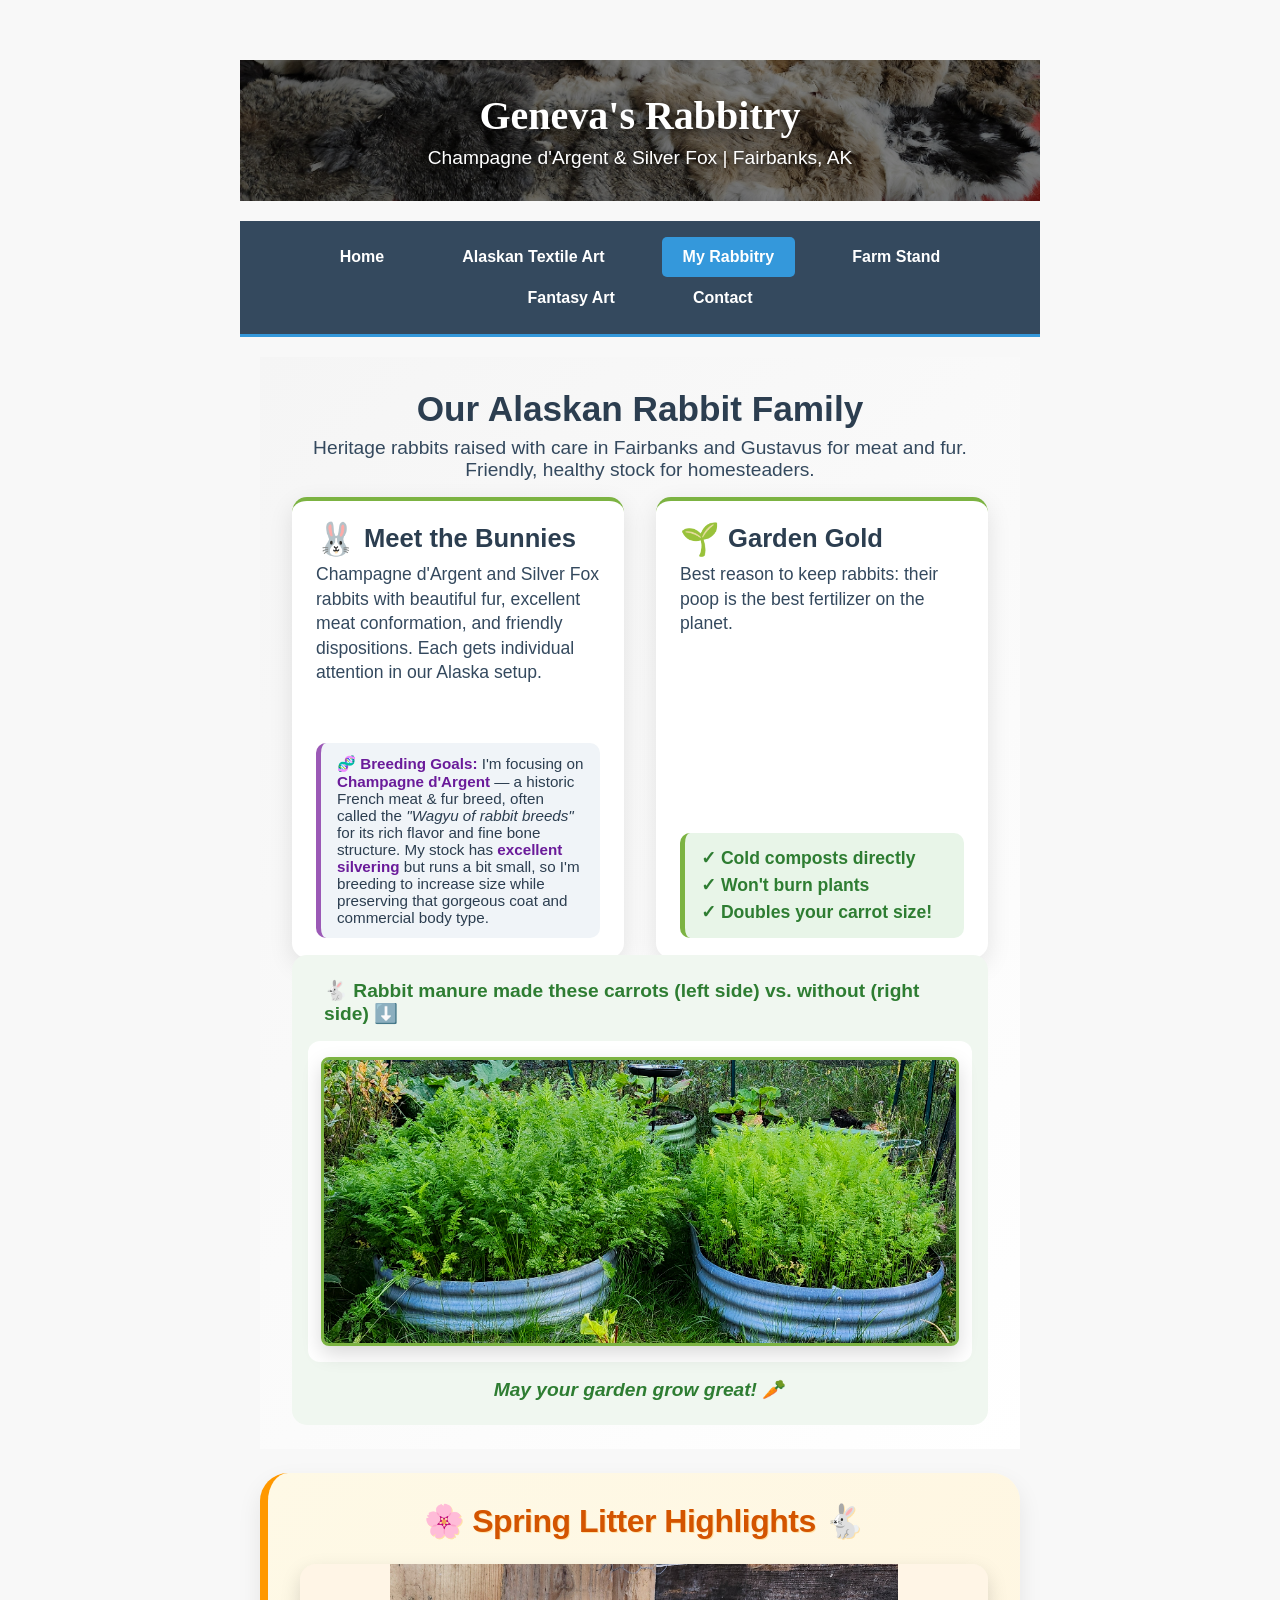
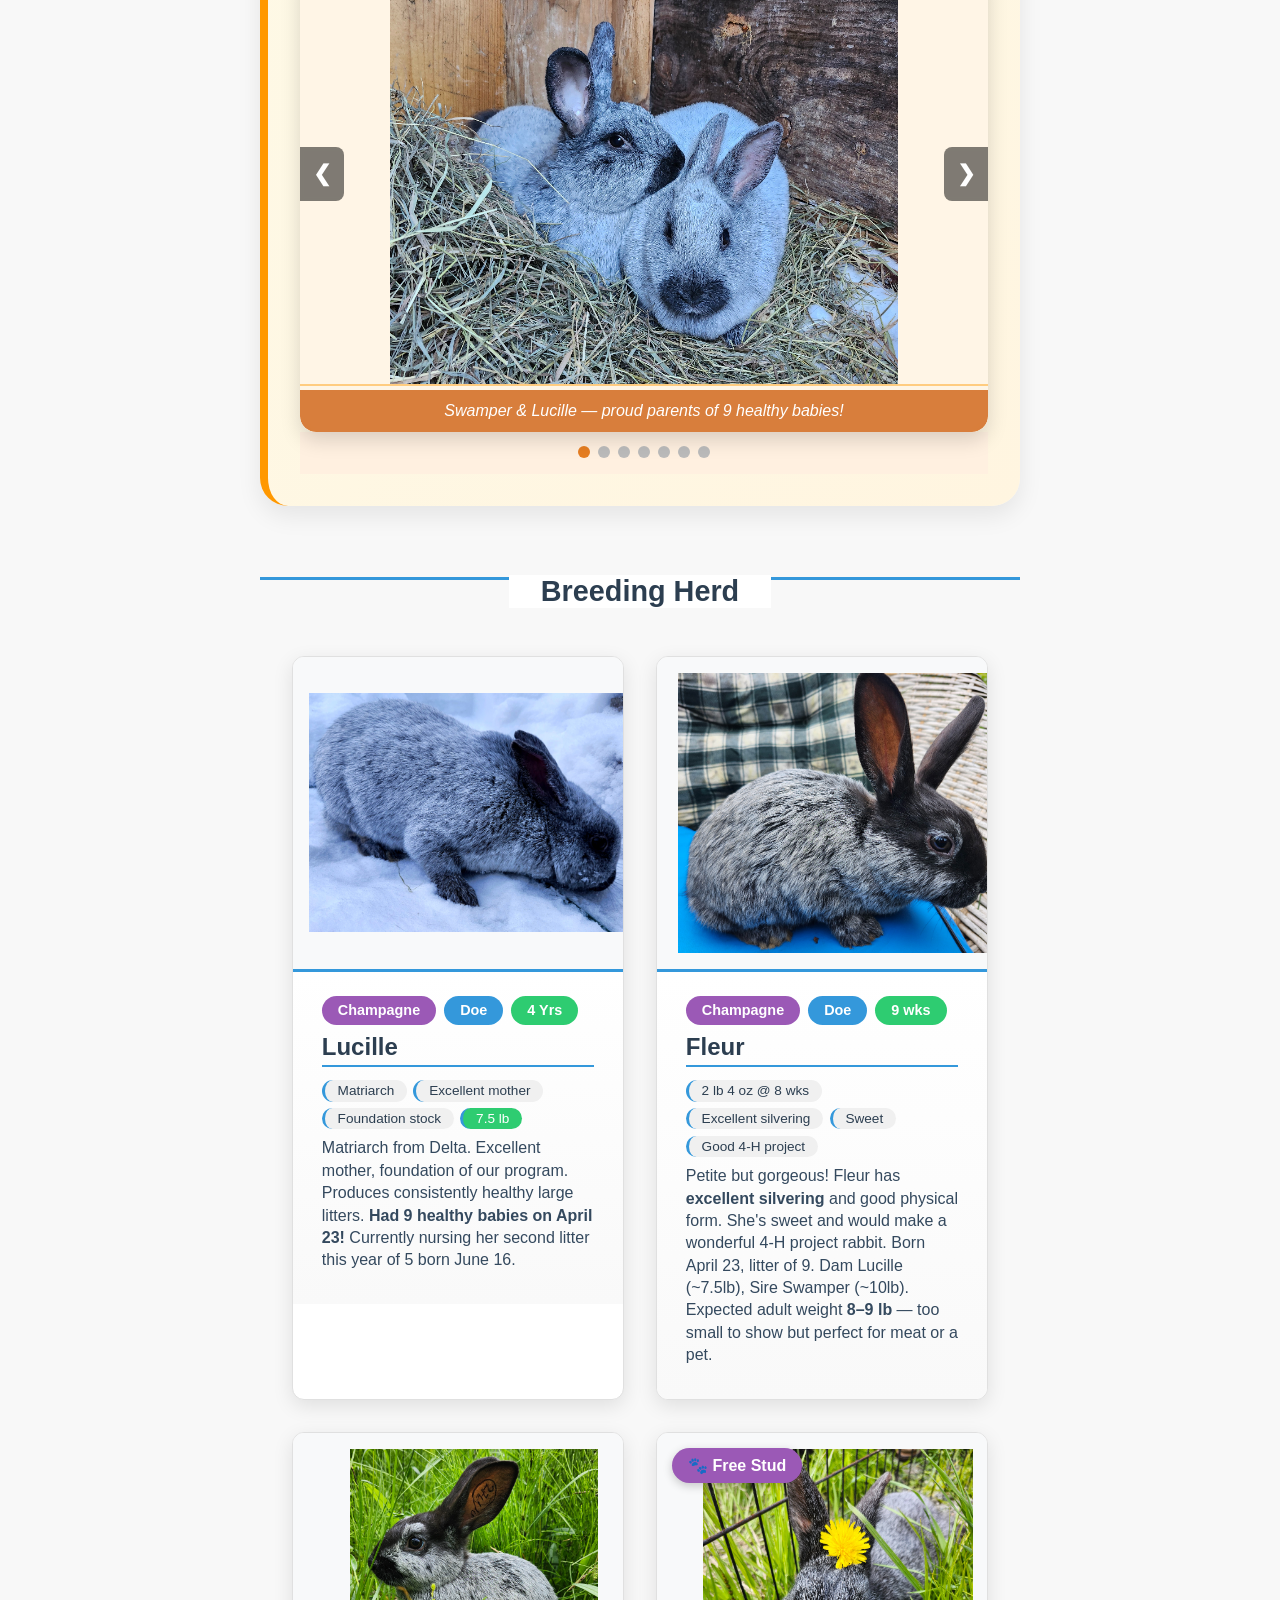
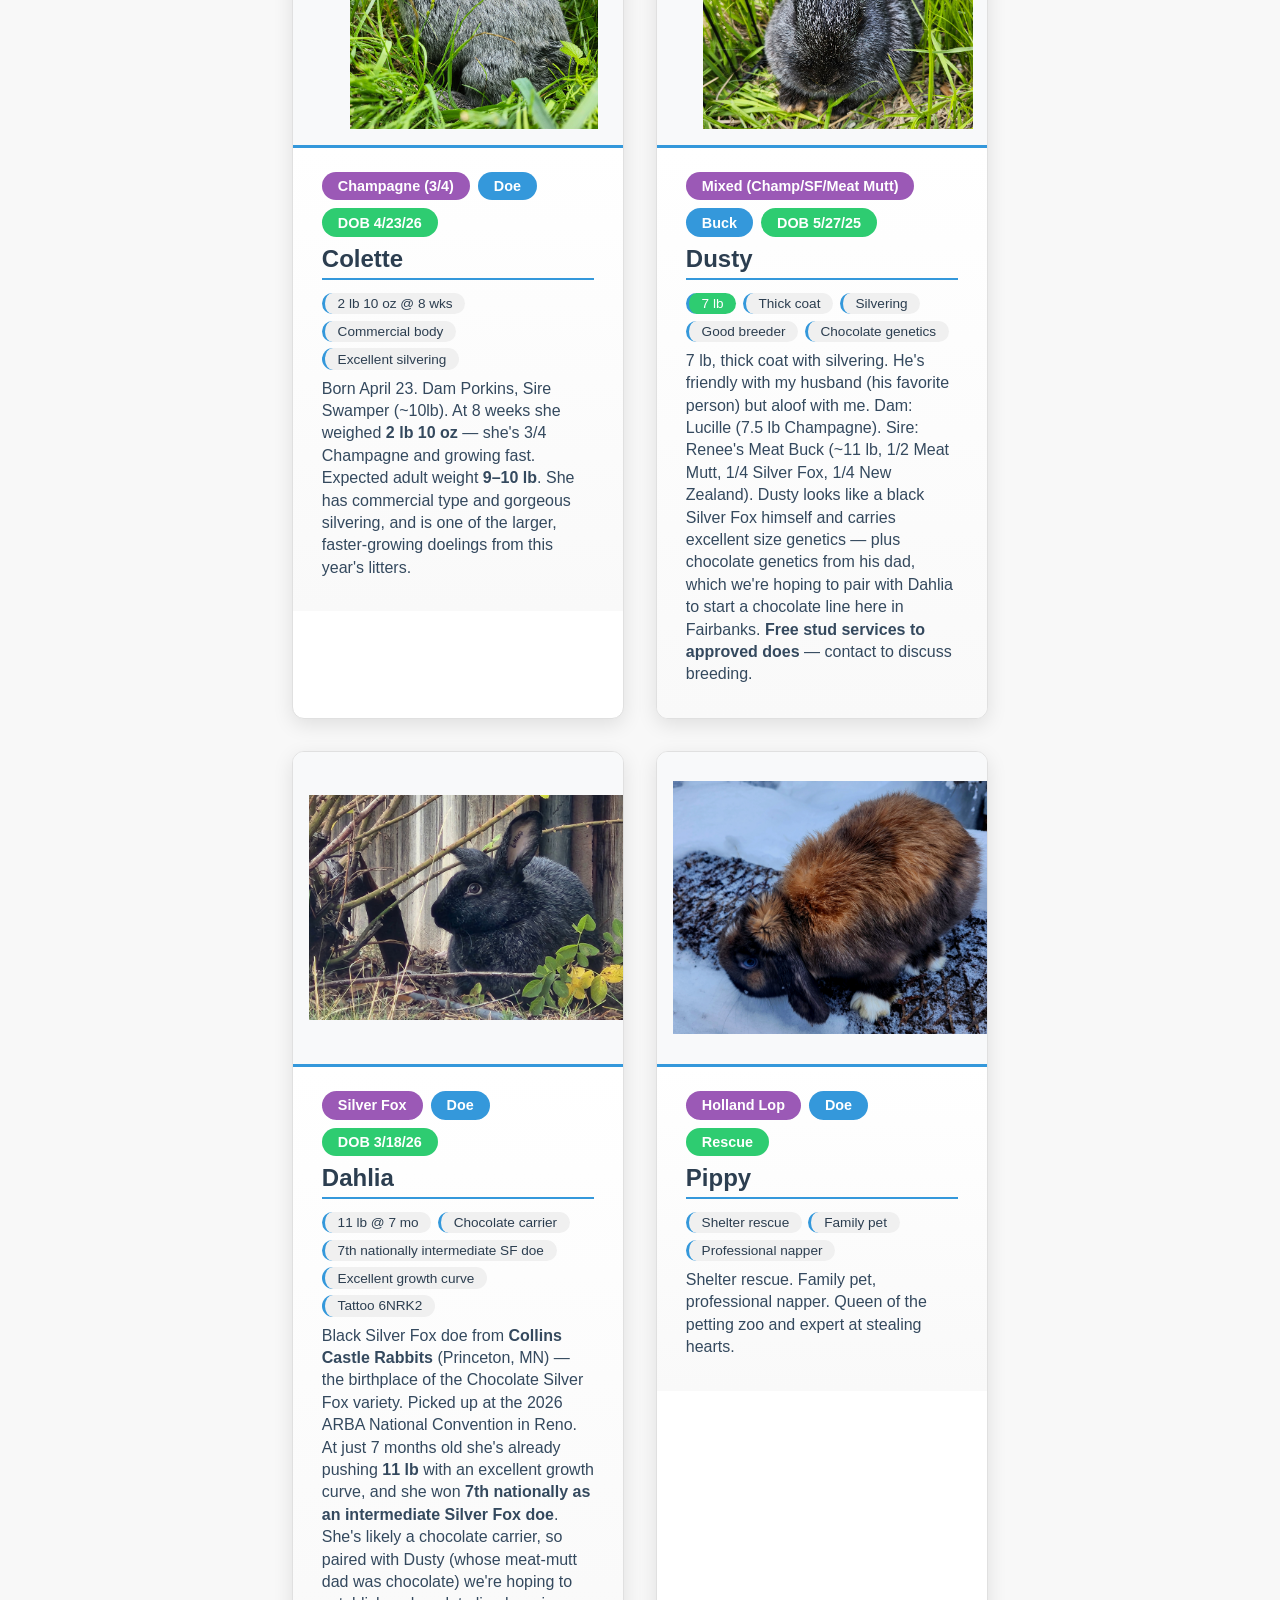
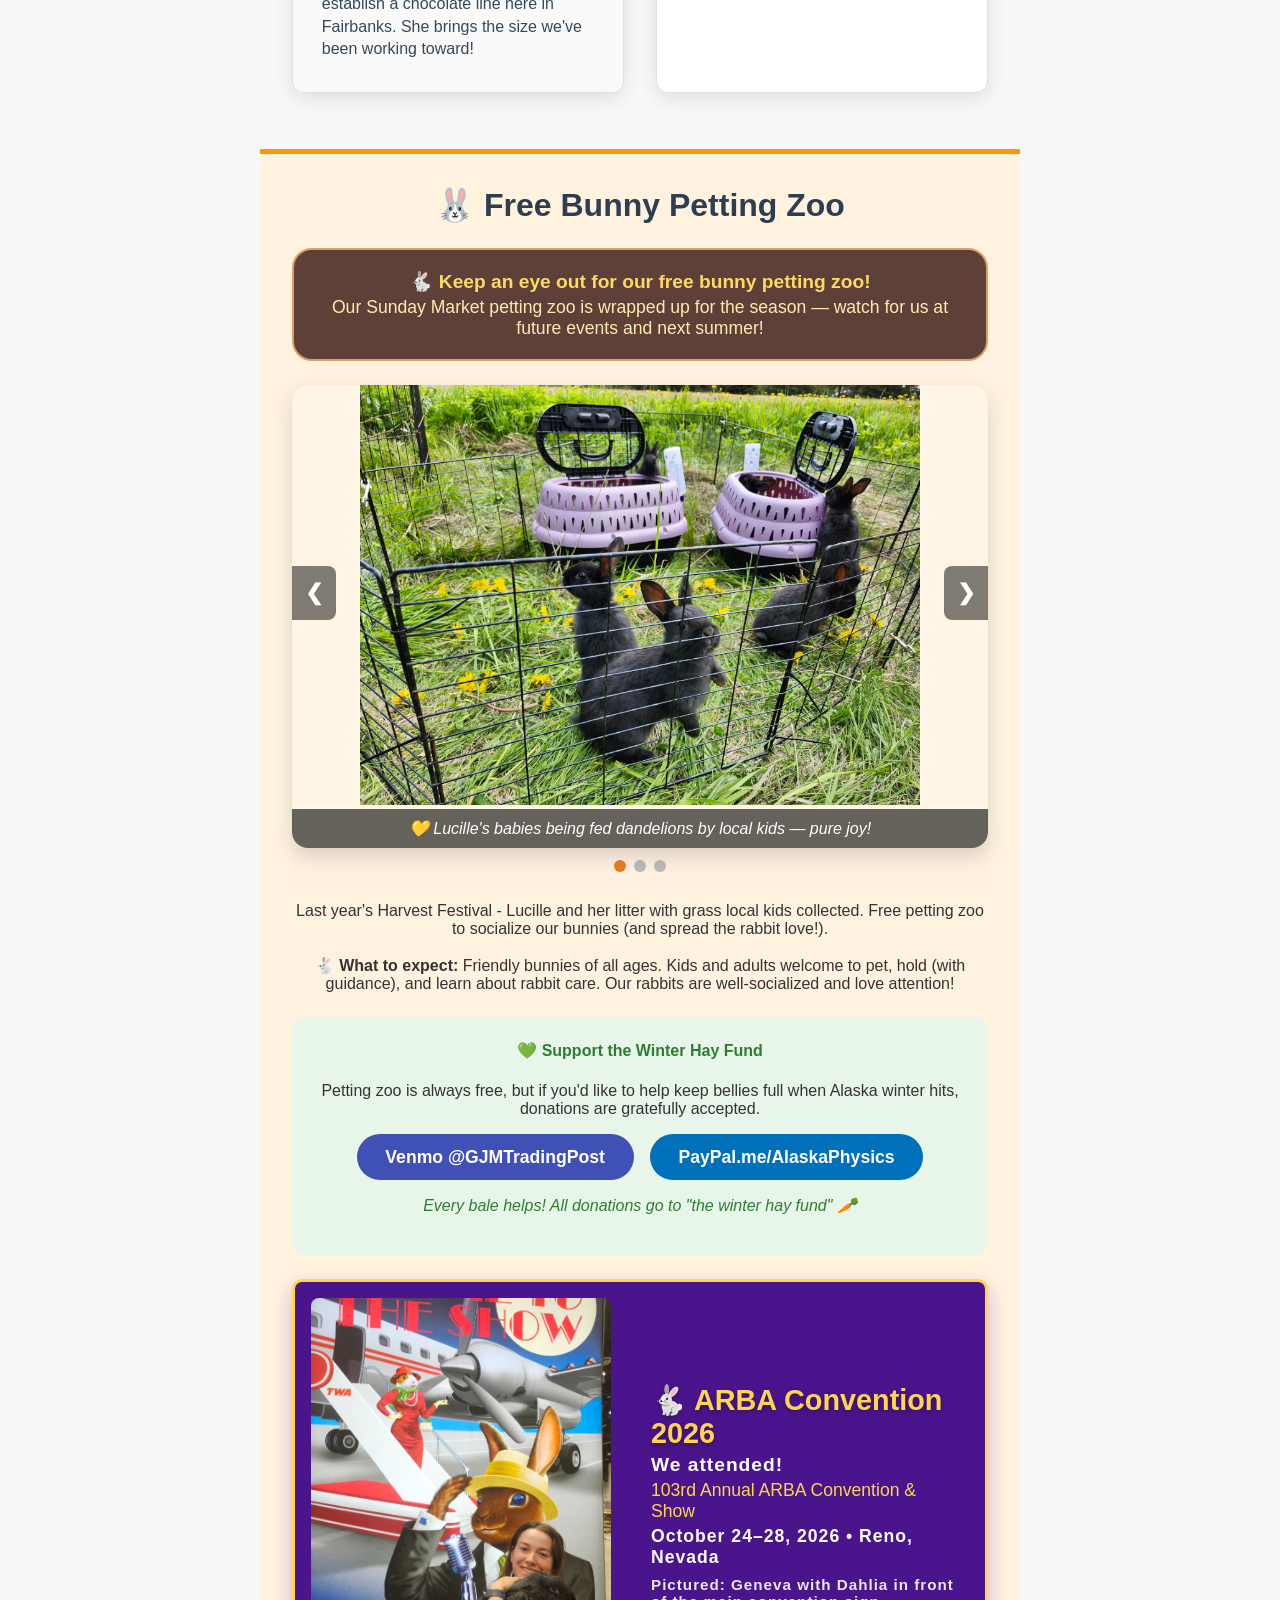
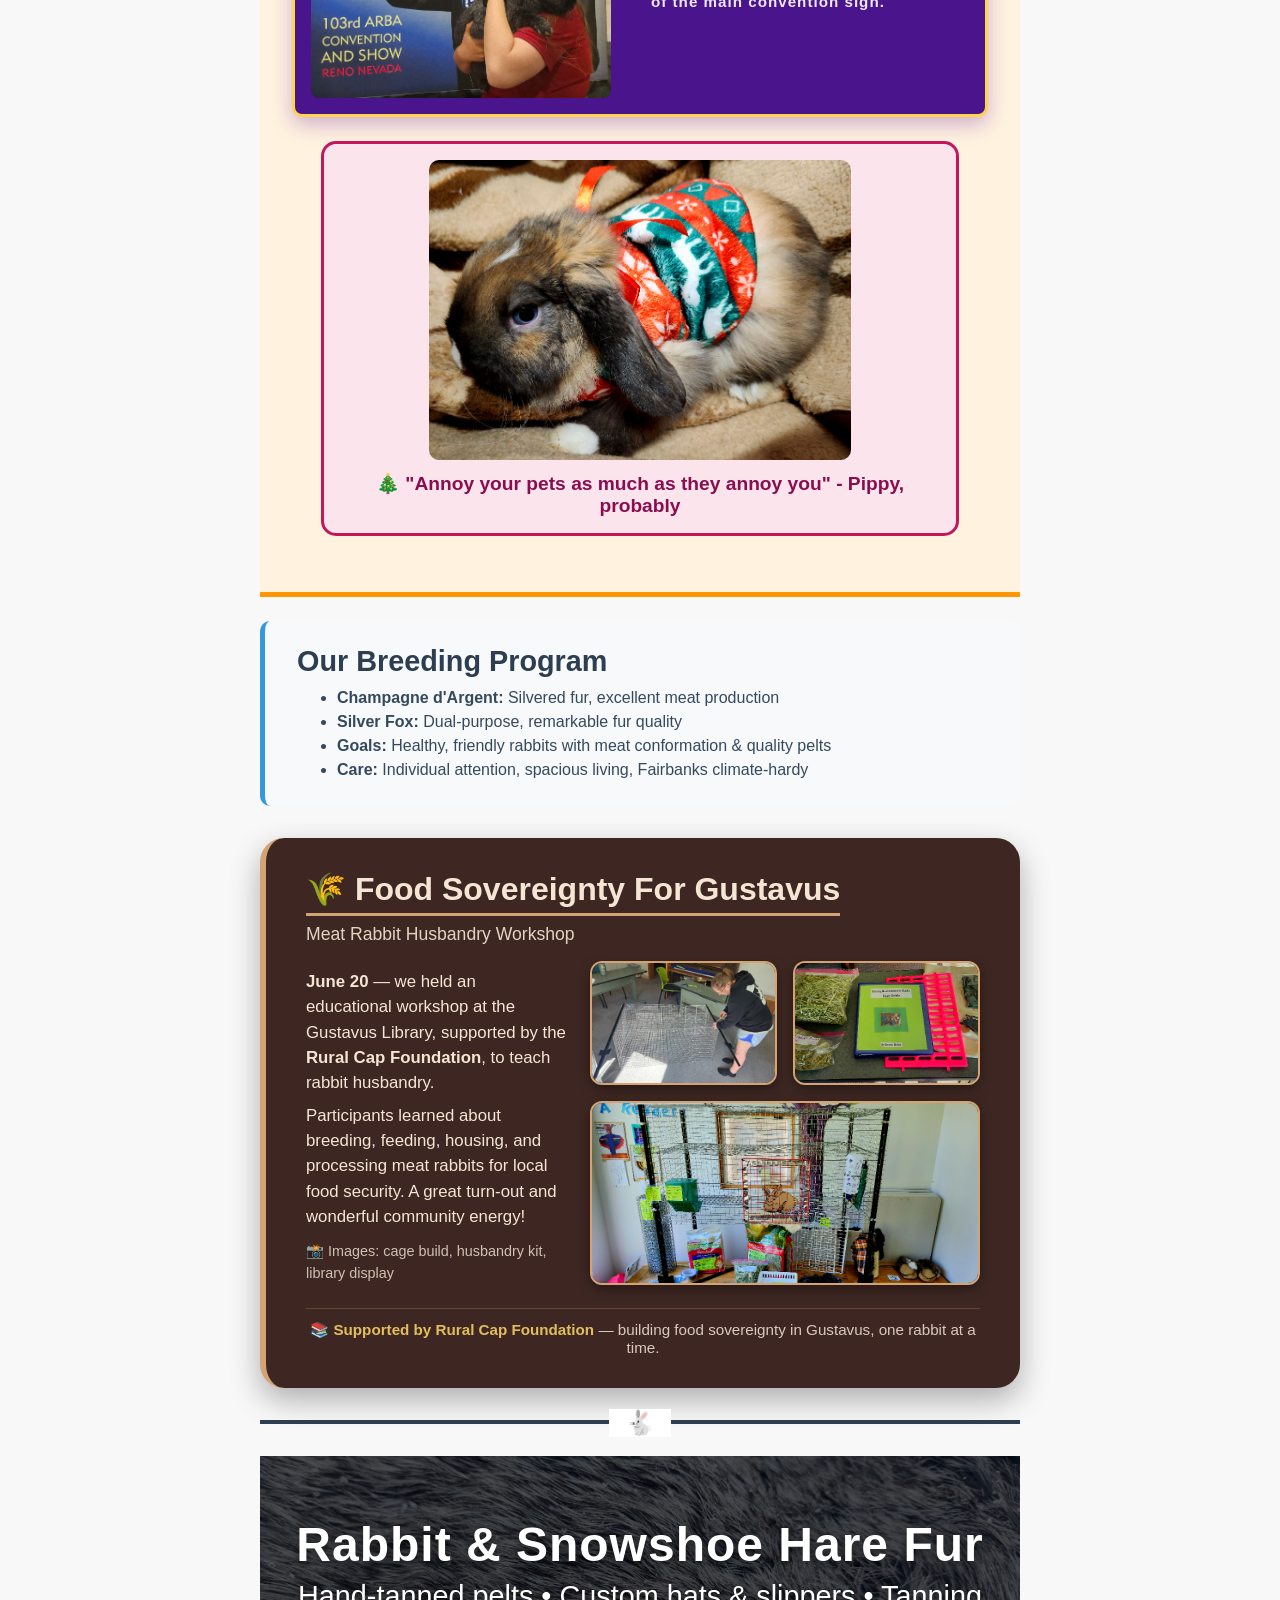
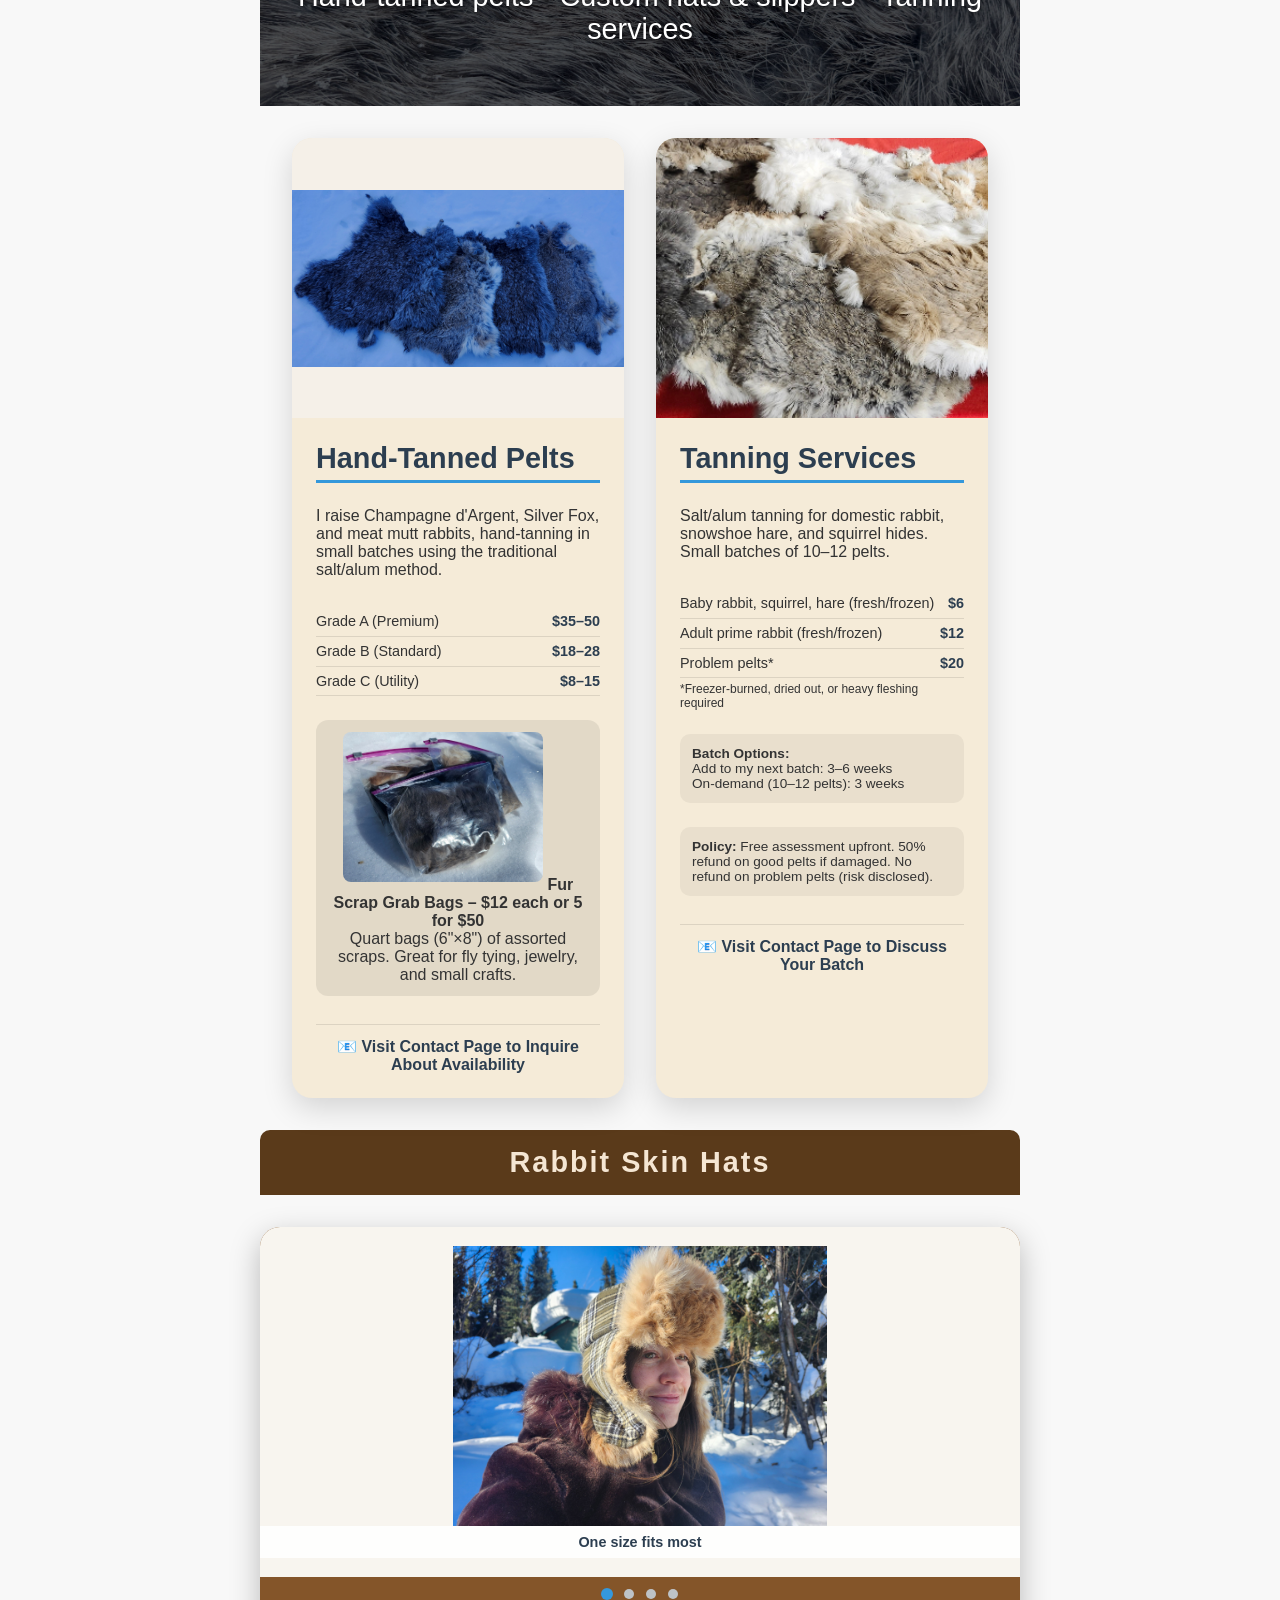
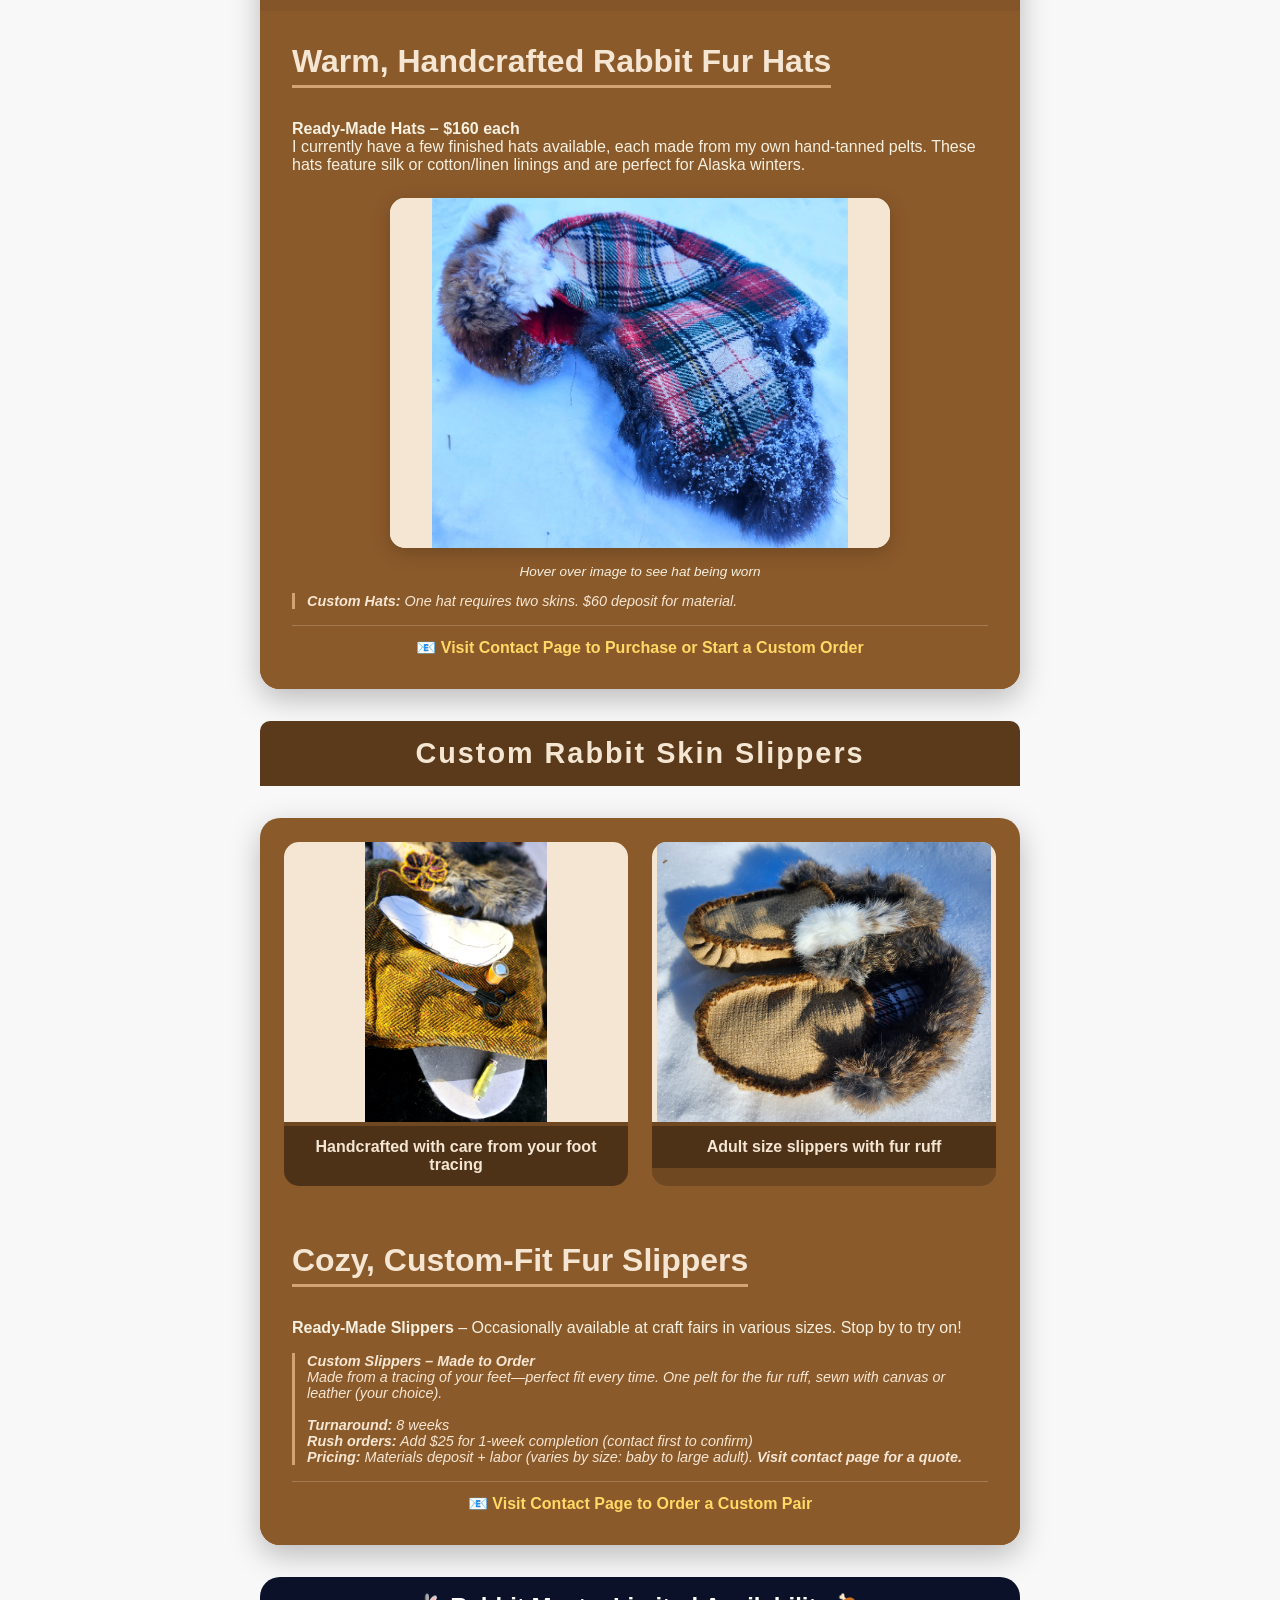
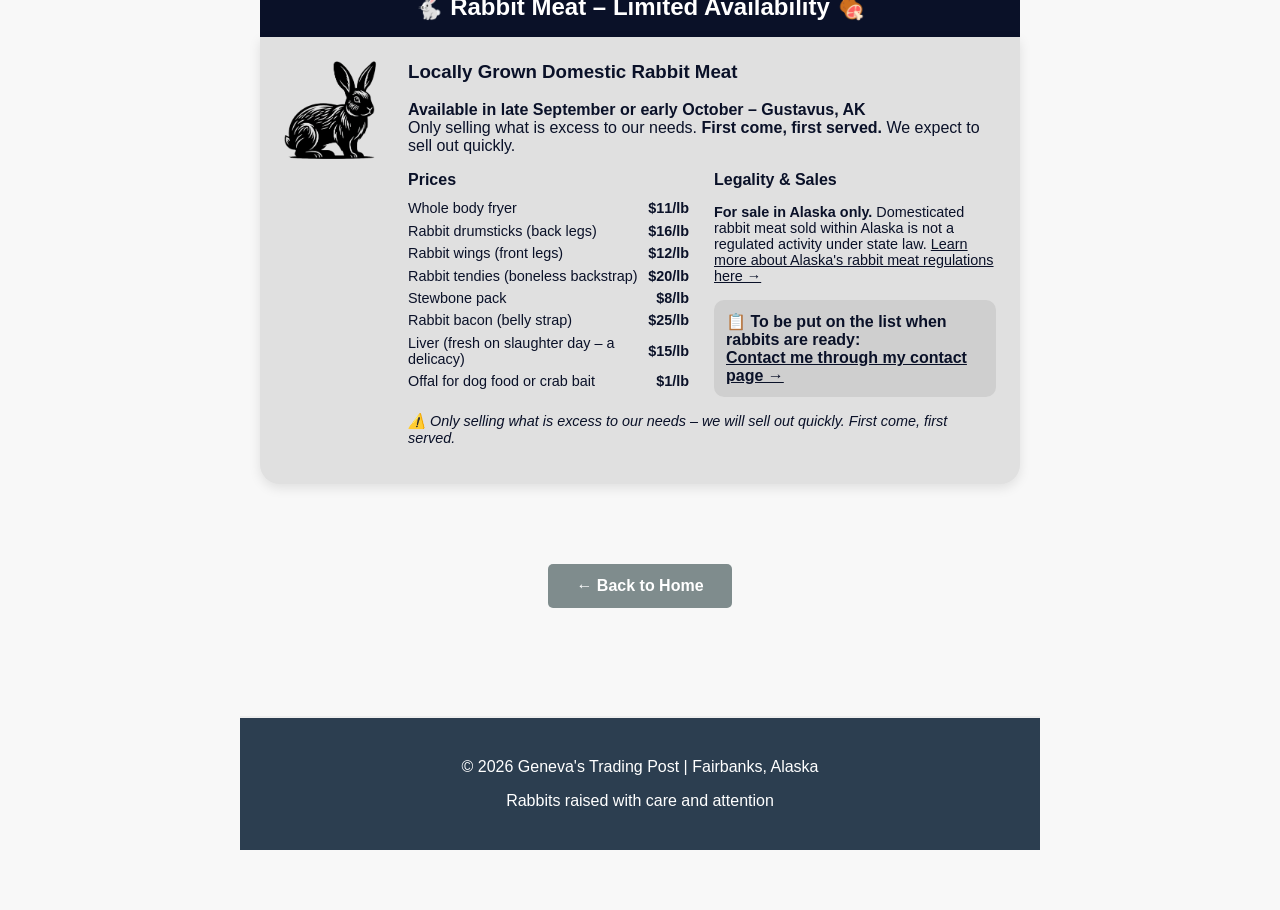
<file: rabbitry.html>
<!DOCTYPE html>
<html lang="en">
<head>
    <meta charset="UTF-8" />
    <meta name="viewport" content="width=device-width, initial-scale=1.0" />
    <title>My Rabbitry - Geneva's Trading Post</title>
    <meta name="description" content="Geneva's Trading Post: Alaskan fiber art, rabbitry, and farm stand in Gustavus & Fairbanks. Hand-knit wildlife potholders, Champagne d'Argent rabbits, local produce." />
    <meta name="keywords" content="Alaska, Gustavus, Fairbanks, knitting, fiber art, rabbitry, Champagne d'Argent, Silver Fox, farm stand, quail eggs, potholders, handmade, local produce" />
    <meta name="author" content="Geneva's Trading Post" />
    <link rel="stylesheet" href="styles.css" />
    <style>
        /* ===== FULL ORIGINAL STYLES (PRESERVED) ===== */
        .page-header {
            text-align: center;
            padding: 2rem 1rem;
            color: white;
            margin: 0;
            position: relative;
            background: none;
        }
        .page-header::before {
            content: '';
            position: absolute;
            top: 0;
            left: 0;
            right: 0;
            bottom: 0;
            background-image: url('images/RabbitSkinsLong.jpg');
            background-size: cover;
            background-position: center;
            background-repeat: no-repeat;
            z-index: -1;
        }
        .page-header::after {
            content: '';
            position: absolute;
            top: 0;
            left: 0;
            right: 0;
            bottom: 0;
            background: rgba(0, 0, 0, 0.5);
            z-index: -1;
        }
        .page-header h1 {
            font-size: 2.5rem;
            margin: 0;
            color: white;
            text-shadow: 0 3px 10px rgba(0, 0, 0, 0.7);
        }
        .page-header p {
            font-size: 1.2rem;
            margin: 0.5rem auto 0;
            color: white;
            max-width: 800px;
            text-shadow: 0 2px 5px rgba(0, 0, 0, 0.7);
        }
        nav {
            background: #34495e;
            padding: 1rem;
            text-align: center;
            border-bottom: 3px solid #3498db;
        }
        nav a {
            color: white;
            text-decoration: none;
            margin: 0 1rem;
            font-weight: bold;
            padding: 0.7rem 1.3rem;
            border-radius: 5px;
            display: inline-block;
            transition: background 0.3s ease;
        }
        nav a:hover,
        .current {
            background: #3498db;
        }
        .combined-intro {
            background: linear-gradient(135deg, #f5f5f5 0%, #ffffff 100%);
            padding: 2rem 2rem 1.5rem 2rem;
            border-bottom: none;
        }
        .intro-content {
            max-width: 1200px;
            margin: 0 auto;
        }
        .intro-text {
            text-align: center;
            margin-bottom: 1rem;
        }
        .intro-text h2 {
            color: #2c3e50;
            font-size: 2.2rem;
            margin: 0 0 0.5rem;
        }
        .intro-text p {
            font-size: 1.2rem;
            color: #34495e;
            max-width: 800px;
            margin: 0 auto;
        }
        .intro-grid {
            display: grid;
            grid-template-columns: 1fr 1fr;
            gap: 2rem;
            align-items: stretch;
            margin-top: 0.5rem;
        }
        .intro-card {
            background: white;
            border-radius: 15px;
            padding: 1.2rem 1.5rem;
            box-shadow: 0 8px 25px rgba(0, 0, 0, 0.1);
            height: 100%;
            border-top: 4px solid #7cb342;
            display: flex;
            flex-direction: column;
        }
        .intro-card h3 {
            color: #2c3e50;
            font-size: 1.6rem;
            margin: 0 0 0.25rem;
            display: flex;
            align-items: center;
            gap: 0.5rem;
        }
        .intro-card h3 span {
            font-size: 2rem;
        }
        .intro-card p {
            font-size: 1.1rem;
            line-height: 1.4;
            color: #34495e;
            margin: 0 0 0.5rem;
            flex-grow: 1;
        }
        .intro-card .breeding-goals {
            background: #f0f4f8;
            padding: 0.75rem 1rem;
            border-radius: 10px;
            margin: 0.5rem 0 0;
            border-left: 5px solid #9b59b6;
            font-size: 0.95rem;
            color: #2c3e50;
        }
        .intro-card .breeding-goals strong {
            color: #6a1b9a;
        }
        .garden-highlight {
            background: #e8f5e8;
            padding: 0.7rem 1rem;
            border-radius: 10px;
            margin: 0.25rem 0 0;
            border-left: 5px solid #7cb342;
        }
        .garden-highlight p {
            margin: 0.15rem 0;
            font-size: 1rem;
        }
        .garden-highlight strong {
            color: #2e7d32;
            font-size: 1.1rem;
        }
        .carrot-image-box {
            background: #f0f7f0;
            border-radius: 15px;
            padding: 1.5rem 2rem;
            grid-column: span 2;
            display: flex;
            flex-direction: column;
            align-items: center;
            margin-top: 0.5rem;
        }
        .carrot-image-box p {
            font-size: 1.2rem;
            color: #2e7d32;
            font-weight: bold;
            margin: 0 0 1rem;
        }
        .carrot-image-container {
            width: 100%;
            max-height: 400px;
            display: flex;
            align-items: center;
            justify-content: center;
            background: #fff;
            border-radius: 12px;
            padding: 1rem;
        }
        .carrot-image-container img {
            max-width: 100%;
            max-height: 380px;
            width: auto;
            height: auto;
            object-fit: contain;
            border-radius: 8px;
            box-shadow: 0 8px 20px rgba(0, 0, 0, 0.15);
            border: 3px solid #7cb342;
        }
        .section-divider {
            text-align: center;
            padding: 1rem 2rem 0.5rem;
            position: relative;
            max-width: 1000px;
            margin: 1rem auto 0.5rem;
        }
        .section-divider h3 {
            color: #2c3e50;
            font-size: 1.8rem;
            margin-bottom: 0.5rem;
            padding: 0 2rem;
            background: white;
            display: inline-block;
            position: relative;
            z-index: 2;
        }
        .divider-line {
            border-top: 3px solid #3498db;
            position: absolute;
            top: 50%;
            left: 0;
            right: 0;
            z-index: 1;
        }
        .full-divider {
            border-top: 4px solid #2c3e50;
            margin: 2rem auto;
            max-width: 1200px;
            position: relative;
        }
        .full-divider::after {
            content: "🐇";
            position: absolute;
            top: -15px;
            left: 50%;
            transform: translateX(-50%);
            background: white;
            padding: 0 1rem;
            font-size: 1.5rem;
        }
        .rabbit-grid {
            display: grid;
            grid-template-columns: repeat(auto-fill, minmax(350px, 1fr));
            gap: 2rem;
            padding: 1.5rem 2rem 2rem;
            max-width: 1400px;
            margin: 0 auto;
        }
        .breeding-herd-grid {
            grid-template-columns: 1fr 1fr;
        }
        .rabbit-card {
            background: white;
            border-radius: 12px;
            overflow: hidden;
            box-shadow: 0 6px 20px rgba(0, 0, 0, 0.1);
            transition: transform 0.3s ease;
            border: 1px solid #e0e0e0;
            position: relative;
        }
        .for-sale-tag {
            position: absolute;
            top: 15px;
            right: 15px;
            padding: 0.5rem 1rem;
            border-radius: 20px;
            font-weight: bold;
            z-index: 3;
            box-shadow: 0 3px 10px rgba(0, 0, 0, 0.2);
            background: #e74c3c;
            color: white;
        }
        .temp-tag {
            position: absolute;
            top: 15px;
            right: 15px;
            padding: 0.5rem 1rem;
            border-radius: 20px;
            font-weight: bold;
            z-index: 3;
            box-shadow: 0 3px 10px rgba(0, 0, 0, 0.2);
            background: #f39c12;
            color: white;
        }
        .note-tag {
            position: absolute;
            top: 15px;
            left: 15px;
            padding: 0.5rem 1rem;
            border-radius: 20px;
            font-weight: bold;
            z-index: 3;
            box-shadow: 0 3px 10px rgba(0, 0, 0, 0.2);
            background: #3498db;
            color: white;
            font-size: 0.9rem;
            max-width: 200px;
            text-align: center;
        }
        .price-tag {
            position: absolute;
            top: 15px;
            left: 15px;
            padding: 0.5rem 1rem;
            border-radius: 20px;
            font-weight: bold;
            z-index: 3;
            box-shadow: 0 3px 10px rgba(0, 0, 0, 0.2);
            background: #27ae60;
            color: white;
            opacity: 1;
            transition: transform 0.2s ease;
        }
        .price-tag:hover {
            transform: scale(1.05);
            background: #2ecc71;
        }
        .spring-litter-card {
            background: linear-gradient(135deg, #fef9e6 0%, #fff5e0 100%);
            border-radius: 28px;
            margin: 1.5rem auto;
            max-width: 900px;
            padding: 1.8rem 2rem 2rem 2rem;
            box-shadow: 0 10px 25px rgba(0, 0, 0, 0.08);
            border-left: 8px solid #ff9800;
            transition: transform 0.2s;
        }
        .spring-litter-card h3 {
            font-size: 2rem;
            color: #d35400;
            text-align: center;
            margin-top: 0;
            margin-bottom: 1.5rem;
            font-weight: 700;
            letter-spacing: -0.5px;
            text-shadow: 1px 1px 0 rgba(255, 220, 150, 0.8);
        }
        .rabbit-slideshow-container {
            position: relative;
            max-width: 100%;
            margin: 0 auto;
            border-radius: 16px;
            overflow: hidden;
            box-shadow: 0 8px 20px rgba(0, 0, 0, 0.15);
            background-color: #fef5e6;
        }
        .rabbit-slide {
            display: none;
            text-align: center;
            animation: fadeEffect 1s;
        }
        .rabbit-slide img {
            width: 100%;
            max-height: 420px;
            object-fit: contain;
            background: #fff5e6;
            border-bottom: 2px solid #ffcc80;
        }
        .rabbit-caption-text {
            padding: 12px 16px;
            background: rgba(210, 105, 30, 0.85);
            color: white;
            font-size: 1rem;
            text-align: center;
            font-style: italic;
            font-weight: 500;
            backdrop-filter: blur(3px);
        }
        .rabbit-prev,
        .rabbit-next {
            cursor: pointer;
            position: absolute;
            top: 45%;
            width: 44px;
            padding: 14px 0;
            margin-top: -28px;
            color: white;
            font-weight: bold;
            font-size: 22px;
            transition: 0.3s;
            user-select: none;
            background-color: rgba(0, 0, 0, 0.5);
            text-decoration: none;
            z-index: 10;
            text-align: center;
            border-radius: 0;
            backdrop-filter: blur(2px);
        }
        .rabbit-prev {
            left: 0;
            border-radius: 0 8px 8px 0;
        }
        .rabbit-next {
            right: 0;
            border-radius: 8px 0 0 8px;
        }
        .rabbit-prev:hover,
        .rabbit-next:hover {
            background-color: rgba(0, 0, 0, 0.85);
            transform: scale(1.02);
        }
        .rabbit-dot-group {
            text-align: center;
            padding: 12px 0;
            background: #fff0e0;
        }
        .rabbit-dot {
            cursor: pointer;
            height: 12px;
            width: 12px;
            margin: 0 4px;
            background-color: #bbb;
            border-radius: 50%;
            display: inline-block;
            transition: background-color 0.3s ease;
        }
        .rabbit-dot-active,
        .rabbit-dot:hover {
            background-color: #e67e22;
        }
        @keyframes fadeEffect {
            from {
                opacity: 0.4;
            }
            to {
                opacity: 1;
            }
        }
        .check-back-soon {
            text-align: center;
            padding: 2rem;
            background: #f9f9f9;
            border-radius: 15px;
            max-width: 600px;
            margin: 1rem auto;
            border: 2px dashed #3498db;
        }
        .check-back-soon h3 {
            font-size: 1.8rem;
            color: #2c3e50;
            margin: 0;
        }
        .rabbit-card:hover {
            transform: translateY(-8px) rotate(1deg);
            box-shadow: 0 12px 25px rgba(0, 0, 0, 0.15);
        }
        .rabbit-image-container {
            width: 100%;
            height: 280px;
            display: flex;
            align-items: center;
            justify-content: center;
            background: #f8f9fa;
            border-bottom: 3px solid #3498db;
            padding: 1rem;
        }
        .rabbit-card img {
            max-width: 100%;
            max-height: 100%;
            width: auto;
            height: auto;
            object-fit: contain;
        }
        .rabbit-info {
            padding: 1.5rem 1.8rem;
            background: linear-gradient(to bottom, white, #f9f9f9);
        }
        .rabbit-info h3 {
            margin: 0 0 0.3rem;
            color: #2c3e50;
            font-size: 1.5rem;
            border-bottom: 2px solid #3498db;
            padding-bottom: 0.3rem;
        }
        .rabbit-info p {
            margin: 0.5rem 0;
            color: #34495e;
            line-height: 1.4;
        }
        .rabbit-details {
            display: flex;
            flex-wrap: wrap;
            gap: 0.5rem;
            margin-bottom: 0.5rem;
        }
        .breed-tag,
        .gender-tag,
        .age-tag {
            padding: 0.4rem 1rem;
            border-radius: 20px;
            font-size: 0.9rem;
            font-weight: bold;
            color: white;
        }
        .breed-tag {
            background: #9b59b6;
        }
        .gender-tag {
            background: #3498db;
        }
        .age-tag {
            background: #2ecc71;
        }
        .rabbit-traits {
            display: flex;
            flex-wrap: wrap;
            gap: 0.4rem;
            margin: 0.8rem 0 0.3rem;
        }
        .trait-badge {
            background: #f0f0f0;
            color: #2c3e50;
            padding: 0.2rem 0.8rem;
            border-radius: 15px;
            font-size: 0.85rem;
            font-weight: 500;
            border-left: 3px solid #3498db;
        }
        .breeding-program {
            background: #f8f9fa;
            padding: 1.5rem 2rem;
            border-radius: 10px;
            margin: 1.5rem auto;
            max-width: 1000px;
            border-left: 5px solid #3498db;
        }
        .breeding-program h3 {
            color: #2c3e50;
            font-size: 1.8rem;
            margin: 0 0 0.5rem;
        }
        .breeding-program ul {
            font-size: 1rem;
            line-height: 1.5;
            color: #34495e;
            margin: 0;
        }
        .porkins-note {
            background: #fce4ec;
            border-left: 6px solid #c2185b;
            padding: 1rem 1.5rem;
            border-radius: 12px;
            max-width: 1000px;
            margin: 1.5rem auto;
        }
        .porkins-note h4 {
            margin: 0 0 0.25rem;
            color: #880e4f;
        }
        .porkins-note p {
            margin: 0;
            color: #4a148c;
        }
        .workshop-card {
            background: #3e2723;
            border-radius: 24px;
            padding: 2rem 2.5rem;
            margin: 2rem auto;
            max-width: 1000px;
            color: #f5e6d3;
            box-shadow: 0 12px 30px rgba(0, 0, 0, 0.3);
            border-left: 6px solid #d4a373;
        }
        .workshop-card h3 {
            font-size: 2rem;
            color: #f5e6d3;
            margin: 0 0 0.5rem;
            border-bottom: 3px solid #d4a373;
            display: inline-block;
            padding-bottom: 0.3rem;
        }
        .workshop-card .workshop-sub {
            font-size: 1.1rem;
            opacity: 0.9;
            margin: 0 0 1rem;
        }
        .workshop-card .workshop-body {
            display: flex;
            flex-wrap: wrap;
            gap: 1.5rem;
            align-items: flex-start;
        }
        .workshop-card .workshop-text {
            flex: 1;
            min-width: 200px;
        }
        .workshop-card .workshop-text p {
            font-size: 1.05rem;
            line-height: 1.5;
            color: #f5e6d3;
            margin: 0.5rem 0;
        }
        .workshop-card .workshop-images {
            display: flex;
            flex-wrap: wrap;
            gap: 1rem;
            flex: 1.5;
            min-width: 200px;
        }
        .workshop-card .workshop-images img {
            flex: 1 1 calc(33% - 0.7rem);
            min-width: 120px;
            max-height: 180px;
            object-fit: cover;
            border-radius: 12px;
            border: 2px solid #d4a373;
            background: #4e342e;
            box-shadow: 0 4px 12px rgba(0, 0, 0, 0.4);
            transition: transform 0.3s;
        }
        .workshop-card .workshop-images img:hover {
            transform: scale(1.03);
        }
        .workshop-card .workshop-footer {
            margin-top: 1rem;
            padding-top: 0.75rem;
            border-top: 1px solid rgba(212, 163, 115, 0.3);
            font-size: 0.95rem;
            opacity: 0.85;
            text-align: center;
        }
        .workshop-card .workshop-footer strong {
            color: #ffd966;
        }
        .petting-zoo-section {
            background: #fff3e0;
            padding: 2rem 2rem;
            margin: 1.5rem auto;
            border-top: 5px solid #ff9800;
            border-bottom: 5px solid #ff9800;
        }
        .petting-zoo-content {
            max-width: 1000px;
            margin: 0 auto;
            text-align: center;
        }
        .petting-zoo-content h3 {
            font-size: 2rem;
            color: #2c3e50;
            margin: 0 0 0.5rem;
        }
        .sunday-market-announcement {
            background: #5d4037;
            border-radius: 20px;
            padding: 1rem 1.5rem;
            margin: 1.5rem auto;
            max-width: 700px;
            text-align: center;
            color: #ffecb3;
            border: 2px solid #d9a066;
        }
        .sunday-market-announcement p {
            margin: 0.25rem 0;
            font-size: 1.1rem;
        }
        .sunday-market-announcement strong {
            color: #ffd966;
            font-size: 1.2rem;
        }
        .arba-banner {
            background: linear-gradient(135deg, #6a1b9a 0%, #4a148c 100%);
            padding: 1.5rem;
            text-align: center;
            color: white;
            border-radius: 10px;
            max-width: 900px;
            margin: 1.5rem auto;
            box-shadow: 0 8px 20px rgba(106, 27, 154, 0.3);
            border: 3px solid #ffd54f;
        }
        .arba-banner h3 {
            font-size: 2rem;
            margin: 0 0 0.25rem;
            color: #ffd54f;
            text-shadow: 0 2px 5px rgba(0, 0, 0, 0.3);
        }
        .arba-banner p {
            font-size: 1.2rem;
            margin: 0.2rem 0;
            font-weight: bold;
            letter-spacing: 1px;
        }
        .arba-banner .dates {
            font-size: 1.3rem;
            color: #ffd54f;
            margin-top: 0.25rem;
        }
        .donation-section {
            background: #e8f5e9;
            padding: 1.5rem;
            border-radius: 15px;
            margin: 1.5rem auto;
            max-width: 700px;
        }
        .donation-buttons {
            display: flex;
            gap: 1rem;
            justify-content: center;
            flex-wrap: wrap;
            margin: 1rem 0;
        }
        .donate-btn {
            color: white;
            padding: 0.8rem 1.8rem;
            text-decoration: none;
            border-radius: 30px;
            font-weight: bold;
            font-size: 1.1rem;
            transition: transform 0.3s, background 0.3s;
        }
        .donate-btn:hover {
            transform: scale(1.05);
        }
        .venmo-btn {
            background: #3f51b5;
        }
        .venmo-btn:hover {
            background: #303f9f;
        }
        .paypal-btn {
            background: #0070ba;
        }
        .paypal-btn:hover {
            background: #005ea6;
        }
        .hay-fund-note {
            font-style: italic;
            color: #2e7d32;
            font-size: 1rem;
            margin-top: 0.5rem;
        }
        .christmas-pippy {
            max-width: 600px;
            margin: 1.5rem auto;
            padding: 1rem;
            background: #fce4ec;
            border-radius: 15px;
            text-align: center;
            border: 3px solid #c2185b;
        }
        .christmas-pippy img {
            max-width: 100%;
            max-height: 300px;
            object-fit: contain;
            border-radius: 10px;
        }
        .christmas-pippy p {
            font-size: 1.2rem;
            color: #880e4f;
            font-weight: bold;
            margin: 0.5rem 0 0;
        }
        .fur-banner {
            position: relative;
            width: 100%;
            height: 250px;
            overflow: hidden;
            margin: 2rem 0;
        }
        .fur-banner img {
            width: 100%;
            height: 100%;
            object-fit: cover;
        }
        .banner-overlay {
            position: absolute;
            top: 0;
            left: 0;
            right: 0;
            bottom: 0;
            background: rgba(0, 0, 0, 0.5);
            display: flex;
            flex-direction: column;
            justify-content: center;
            align-items: center;
            color: white;
            text-align: center;
            padding: 2rem;
        }
        .banner-overlay h3 {
            font-size: 3rem;
            margin: 0 0 0.5rem;
            color: white;
            text-shadow: 0 3px 10px rgba(0, 0, 0, 0.5);
            letter-spacing: 1px;
        }
        .banner-overlay p {
            font-size: 1.8rem;
            max-width: 800px;
            text-shadow: 0 2px 5px rgba(0, 0, 0, 0.5);
            margin: 0;
        }
        .two-cards-grid {
            display: grid;
            grid-template-columns: 1fr 1fr;
            gap: 2rem;
            max-width: 1400px;
            margin: 2rem auto;
            padding: 0 2rem;
        }
        .full-width-card {
            max-width: 1200px;
            margin: 2rem auto;
            background: #8B5A2B;
            border-radius: 20px;
            overflow: hidden;
            box-shadow: 0 10px 30px rgba(0, 0, 0, 0.25);
        }
        .full-width-card .card-content {
            padding: 2rem;
            background: #8B5A2B;
            color: #f5f0e0;
        }
        .full-width-card .card-content h3 {
            font-size: 2rem;
            margin: 0 0 1rem;
            color: #f5e6d3;
            border-bottom: 3px solid #D4A373;
            display: inline-block;
            padding-bottom: 0.3rem;
        }
        .section-title-banner {
            text-align: center;
            padding: 1rem;
            background: #5A3A1A;
            color: #f5e6d3;
            margin: 0;
            border-radius: 10px 10px 0 0;
        }
        .section-title-banner h2 {
            font-size: 1.8rem;
            margin: 0;
            letter-spacing: 2px;
            font-weight: bold;
        }
        .card-medium-tan {
            background: #F5EBD8;
            border-radius: 20px;
            overflow: hidden;
            box-shadow: 0 10px 30px rgba(0, 0, 0, 0.15);
            transition: transform 0.3s ease, box-shadow 0.3s ease;
            height: 100%;
            display: flex;
            flex-direction: column;
        }
        .card-medium-tan:hover {
            transform: translateY(-5px);
            box-shadow: 0 15px 35px rgba(0, 0, 0, 0.2);
        }
        .card-image-container {
            width: 100%;
            height: 280px;
            overflow: hidden;
            display: flex;
            align-items: center;
            justify-content: center;
            background: rgba(0, 0, 0, 0.05);
        }
        .card-image-container img {
            width: 100%;
            height: 100%;
            object-fit: cover;
        }
        .card-image-container.pelts-img img {
            object-fit: contain;
            background: #f5f0e8;
        }
        .card-content-inner {
            padding: 1.5rem;
            flex-grow: 1;
            display: flex;
            flex-direction: column;
        }
        .card-content-inner h3 {
            font-size: 1.8rem;
            margin: 0 0 0.5rem;
            color: #2c3e50;
            border-bottom: 3px solid #3498db;
            display: inline-block;
            padding-bottom: 0.3rem;
        }
        .price-table {
            width: 100%;
            margin: 0.75rem 0;
            border-collapse: collapse;
            font-size: 0.9rem;
        }
        .price-table td {
            padding: 0.4rem 0;
            border-bottom: 1px solid rgba(0, 0, 0, 0.1);
        }
        .price-table td:last-child {
            text-align: right;
            font-weight: bold;
            color: #2c3e50;
        }
        .scrap-offer-card {
            background: rgba(0, 0, 0, 0.08);
            border-radius: 12px;
            padding: 0.75rem;
            margin: 0.75rem 0;
            text-align: center;
        }
        .scrap-offer-card img {
            max-width: 100%;
            max-height: 150px;
            object-fit: contain;
            border-radius: 8px;
            margin-bottom: 0.5rem;
        }
        .batch-info,
        .policy-info {
            background: rgba(0, 0, 0, 0.05);
            border-radius: 10px;
            padding: 0.75rem;
            margin: 0.75rem 0;
            font-size: 0.85rem;
        }
        .custom-note {
            margin-top: 0.75rem;
            font-style: italic;
            font-size: 0.9rem;
            border-left: 3px solid #D4A373;
            padding-left: 0.75rem;
            color: #f5e6d3;
        }
        .slideshow-container {
            position: relative;
            width: 100%;
            height: 350px;
            overflow: hidden;
            background: #f8f5ef;
        }
        .slide {
            position: absolute;
            top: 0;
            left: 0;
            width: 100%;
            height: 100%;
            opacity: 0;
            transition: opacity 0.8s ease-in-out;
            display: flex;
            flex-direction: column;
            align-items: center;
            justify-content: center;
        }
        .slide.active {
            opacity: 1;
        }
        .slide img {
            width: 100%;
            height: 280px;
            object-fit: contain;
            background: #f8f5ef;
        }
        .slide-caption {
            padding: 0.5rem;
            text-align: center;
            font-size: 0.9rem;
            font-weight: bold;
            color: #2c3e50;
            background: rgba(255, 255, 255, 0.9);
            width: 100%;
        }
        .slide-nav {
            display: flex;
            justify-content: center;
            gap: 0.75rem;
            padding: 0.75rem;
            background: rgba(0, 0, 0, 0.05);
        }
        .nav-dot {
            width: 10px;
            height: 10px;
            border-radius: 50%;
            background: #bdc3c7;
            cursor: pointer;
            transition: background 0.3s ease;
        }
        .nav-dot.active {
            background: #3498db;
            transform: scale(1.2);
        }
        .single-hover {
            display: flex;
            justify-content: center;
            margin: 1.5rem 0;
        }
        .hover-image-single {
            position: relative;
            width: 100%;
            max-width: 500px;
            height: auto;
            min-height: 350px;
            overflow: hidden;
            border-radius: 15px;
            cursor: pointer;
            box-shadow: 0 5px 20px rgba(0, 0, 0, 0.2);
            margin: 0 auto;
            background: #f5e6d3;
        }
        .hover-image-single img {
            position: absolute;
            top: 0;
            left: 0;
            width: 100%;
            height: 100%;
            object-fit: contain;
            transition: opacity 0.5s ease-in-out;
            background: #f5e6d3;
        }
        .hover-image-single .img-front {
            opacity: 1;
            z-index: 2;
        }
        .hover-image-single .img-back {
            opacity: 0;
            z-index: 1;
        }
        .hover-image-single:hover .img-front {
            opacity: 0;
        }
        .hover-image-single:hover .img-back {
            opacity: 1;
        }
        .slipper-gallery {
            display: grid;
            grid-template-columns: repeat(2, 1fr);
            gap: 1.5rem;
            margin: 1.5rem;
        }
        .slipper-image {
            background: rgba(0, 0, 0, 0.2);
            border-radius: 15px;
            overflow: hidden;
            text-align: center;
        }
        .slipper-image img {
            width: 100%;
            height: 280px;
            object-fit: contain;
            background: #f5e6d3;
        }
        .slipper-image p {
            padding: 0.75rem;
            margin: 0;
            background: rgba(0, 0, 0, 0.3);
            font-weight: bold;
            color: #f5e6d3;
        }
        .card-email-light {
            text-align: center;
            margin-top: 1rem;
            padding-top: 0.75rem;
            border-top: 1px solid rgba(0, 0, 0, 0.1);
        }
        .card-email-light a {
            color: #2c3e50;
            text-decoration: none;
            font-weight: bold;
        }
        .card-email-light a:hover {
            text-decoration: underline;
            color: #3498db;
        }
        .card-email-dark {
            text-align: center;
            margin-top: 1rem;
            padding-top: 0.75rem;
            border-top: 1px solid rgba(255, 255, 255, 0.2);
        }
        .card-email-dark a {
            color: #FFD966;
            text-decoration: none;
            font-weight: bold;
        }
        .card-email-dark a:hover {
            text-decoration: underline;
        }
        .back-btn {
            display: inline-block;
            background: #7f8c8d;
            color: white;
            padding: 0.8rem 1.8rem;
            text-decoration: none;
            border-radius: 5px;
            font-weight: bold;
            margin: 1.5rem auto;
            transition: background 0.3s;
        }
        .back-btn:hover {
            background: #95a5a6;
        }
        footer {
            text-align: center;
            padding: 1.5rem;
            background: #2c3e50;
            color: white;
        }
        .zoo-slideshow-container {
            position: relative;
            max-width: 100%;
            margin: 0 auto;
            border-radius: 16px;
            overflow: hidden;
            box-shadow: 0 8px 20px rgba(0, 0, 0, 0.15);
            background: #fef5e6;
        }
        .zoo-slide {
            display: none;
            text-align: center;
            animation: fadeEffect 1s;
        }
        .zoo-slide img {
            width: 100%;
            max-height: 420px;
            object-fit: contain;
            background: #fff5e6;
        }
        .zoo-caption {
            padding: 10px;
            background: rgba(0, 0, 0, 0.6);
            color: white;
            font-style: italic;
        }
        .zoo-prev,
        .zoo-next {
            cursor: pointer;
            position: absolute;
            top: 45%;
            width: 44px;
            padding: 14px 0;
            margin-top: -28px;
            color: white;
            font-weight: bold;
            font-size: 22px;
            background-color: rgba(0, 0, 0, 0.5);
            text-align: center;
            z-index: 10;
        }
        .zoo-prev {
            left: 0;
            border-radius: 0 8px 8px 0;
        }
        .zoo-next {
            right: 0;
            border-radius: 8px 0 0 8px;
        }
        .zoo-prev:hover,
        .zoo-next:hover {
            background-color: rgba(0, 0, 0, 0.85);
        }
        .zoo-dot-group {
            text-align: center;
            padding: 10px;
            background: #fff0e0;
        }
        .zoo-dot {
            cursor: pointer;
            height: 12px;
            width: 12px;
            margin: 0 4px;
            background-color: #bbb;
            border-radius: 50%;
            display: inline-block;
            transition: 0.2s;
        }
        .zoo-dot-active,
        .zoo-dot:hover {
            background-color: #e67e22;
        }
        @media (max-width: 768px) {
            .intro-grid,
            .two-cards-grid {
                grid-template-columns: 1fr;
            }
            .carrot-image-box {
                grid-column: span 1;
            }
            .rabbit-grid {
                grid-template-columns: 1fr;
            }
            .breeding-herd-grid {
                grid-template-columns: 1fr;
            }
            nav a {
                display: block;
                margin: 0.5rem auto;
                width: 80%;
            }
            .donation-buttons {
                flex-direction: column;
            }
            .fur-banner {
                height: 180px;
            }
            .banner-overlay h3 {
                font-size: 1.8rem;
            }
            .banner-overlay p {
                font-size: 1.2rem;
            }
            .slideshow-container {
                height: 280px;
            }
            .rabbit-prev,
            .rabbit-next {
                width: 36px;
            }
            .workshop-card .workshop-images img {
                flex: 1 1 100%;
                max-height: 140px;
            }
            .workshop-card {
                padding: 1.5rem 1.2rem;
            }
        }
    </style>
</head>
<body>
    <header class="page-header">
        <h1>Geneva's Rabbitry</h1>
        <p>Champagne d'Argent &amp; Silver Fox | Fairbanks, AK</p>
    </header>
    <nav>
        <a href="index.html">Home</a>
        <a href="alaska-textiles.html">Alaskan Textile Art</a>
        <a href="rabbitry.html" class="current">My Rabbitry</a>
        <a href="farm-stand.html">Farm Stand</a>
        <a href="fantasy-ball.html">Fantasy Art</a>
        <a href="contact.html">Contact</a>
    </nav>
    <main>
        <!-- COMBINED INTRO -->
        <div class="combined-intro">
            <div class="intro-content">
                <div class="intro-text">
                    <h2>Our Alaskan Rabbit Family</h2>
                    <p>Heritage rabbits raised with care in Fairbanks and Gustavus for meat and fur. Friendly, healthy stock for homesteaders.</p>
                </div>
                <div class="intro-grid">
                    <div class="intro-card">
                        <h3><span>🐰</span> Meet the Bunnies</h3>
                        <p>Champagne d'Argent and Silver Fox rabbits with beautiful fur, excellent meat conformation, and friendly dispositions. Each gets individual attention in our Alaska setup.</p>
                        <div class="breeding-goals">
                            <strong>🧬 Breeding Goals:</strong> I'm focusing on <strong>Champagne d'Argent</strong> — a historic French meat &amp; fur breed, often called the <em>"Wagyu of rabbit breeds"</em> for its rich flavor and fine bone structure. My stock has <strong>excellent silvering</strong> but runs a bit small, so I'm breeding to increase size while preserving that gorgeous coat and commercial body type.
                        </div>
                    </div>
                    <div class="intro-card">
                        <h3><span>🌱</span> Garden Gold</h3>
                        <p>Best reason to keep rabbits: their poop is the best fertilizer on the planet.</p>
                        <div class="garden-highlight">
                            <p><strong>✓ Cold composts directly</strong></p>
                            <p><strong>✓ Won't burn plants</strong></p>
                            <p><strong>✓ Doubles your carrot size!</strong></p>
                        </div>
                    </div>
                    <div class="carrot-image-box">
                        <p>🐇 Rabbit manure made these carrots (left side) vs. without (right side) ⬇️</p>
                        <div class="carrot-image-container">
                            <img src="images/CarrotsWithRabbitPoopvsNot.jpg" alt="Carrot comparison" loading="lazy" />
                        </div>
                        <p style="margin: 1rem 0 0; font-size: 1.2rem;"><em>May your garden grow great!</em> 🥕</p>
                    </div>
                </div>
            </div>
        </div>

        <!-- SPRING LITTER SLIDESHOW (updated Porkins caption) -->
        <div class="spring-litter-card">
            <h3>🌸 Spring Litter Highlights 🐇</h3>
            <div class="rabbit-slideshow-container" id="rabbitSlideshow">
                <div class="rabbit-slide fade">
                    <img src="images/SwamperAndLucille.jpg" alt="Swamper and Lucille" loading="lazy" />
                    <div class="rabbit-caption-text">Swamper &amp; Lucille — proud parents of 9 healthy babies!</div>
                </div>
                <div class="rabbit-slide fade">
                    <img src="images/Bunnies1DayOldApril2026.jpg" alt="Newborn bunnies" loading="lazy" />
                    <div class="rabbit-caption-text">Newborn kits — Lucille's 9 + Porkins' 8 = 17 total bunnies born April 23!</div>
                </div>
                <div class="rabbit-slide fade">
                    <img src="images/BabyBunny3WeeksOldLitterof9May2026.jpg" alt="Lucille's litter" loading="lazy" />
                    <div class="rabbit-caption-text">Lucille's 9 purebred Champagne d'Argent babies at 3 weeks old</div>
                </div>
                <div class="rabbit-slide fade">
                    <img src="images/2ofPorkins5weekoldbabies.jpg" alt="Porkins babies at 5 weeks" loading="lazy" />
                    <div class="rabbit-caption-text">Porkins' adorable 5-week-old babies — growing fast! (Being raised for meat due to congenital heart issue in dam)</div>
                </div>
                <div class="rabbit-slide fade">
                    <img src="images/BabyBunny3WeeksOldMay2026.jpg" alt="Porkins baby cute" loading="lazy" />
                    <div class="rabbit-caption-text">Porkins' baby showing off that adorable face!</div>
                </div>
                <div class="rabbit-slide fade">
                    <img src="images/Lucelle2026Nursing.jpg" alt="Lucelle nursing second litter" loading="lazy" />
                    <div class="rabbit-caption-text">Lucelle is on her second litter this spring — all being raised for meat (inbred line, but growing quick!)</div>
                </div>
                <div class="rabbit-slide fade">
                    <img src="images/Lucelle2026June16Babies.jpg" alt="Lucelle's June 16 litter" loading="lazy" />
                    <div class="rabbit-caption-text">Second litter has 5 healthy babies born June 16 — growing strong!</div>
                </div>
                <a class="rabbit-prev" onclick="changeRabbitSlide(-1)">&#10094;</a>
                <a class="rabbit-next" onclick="changeRabbitSlide(1)">&#10095;</a>
            </div>
            <div class="rabbit-dot-group" id="rabbitDots"></div>
        </div>

        <!-- AVAILABLE SECTION: REMOVED (No rabbits for sale right now) -->

        <!-- BREEDING HERD SECTION (Fleur replaces Chérie) -->
        <div class="section-divider">
            <div class="divider-line"></div>
            <h3>Breeding Herd</h3>
        </div>
        <div class="rabbit-grid breeding-herd-grid">
            <!-- 1. Lucille -->
            <div class="rabbit-card">
                <div class="rabbit-image-container">
                    <img src="images/Lucille.jpg" alt="Lucille" loading="lazy" />
                </div>
                <div class="rabbit-info">
                    <div class="rabbit-details">
                        <span class="breed-tag">Champagne</span>
                        <span class="gender-tag">Doe</span>
                        <span class="age-tag">4 Yrs</span>
                    </div>
                    <h3>Lucille</h3>
                    <div class="rabbit-traits">
                        <span class="trait-badge">Matriarch</span>
                        <span class="trait-badge">Excellent mother</span>
                        <span class="trait-badge">Foundation stock</span>
                        <span class="trait-badge" style="background:#2ecc71;color:white;">7.5 lb</span>
                    </div>
                    <p>Matriarch from Delta. Excellent mother, foundation of our program. Produces consistently healthy large litters. <strong>Had 9 healthy babies on April 23!</strong> Currently nursing her second litter this year of 5 born June 16.</p>
                </div>
            </div>

            <!-- 2. Fleur (replaces Chérie) -->
            <div class="rabbit-card">
                <div class="rabbit-image-container">
                    <img src="images/FleurNineWeeksOld.jpg" alt="Fleur" loading="lazy" />
                </div>
                <div class="rabbit-info">
                    <div class="rabbit-details">
                        <span class="breed-tag">Champagne</span>
                        <span class="gender-tag">Doe</span>
                        <span class="age-tag">9 wks</span>
                    </div>
                    <h3>Fleur</h3>
                    <div class="rabbit-traits">
                        <span class="trait-badge">2 lb 4 oz @ 8 wks</span>
                        <span class="trait-badge">Excellent silvering</span>
                        <span class="trait-badge">Sweet</span>
                        <span class="trait-badge">Good 4‑H project</span>
                    </div>
                    <p>Petite but gorgeous! Fleur has <strong>excellent silvering</strong> and good physical form. She's sweet and would make a wonderful 4‑H project rabbit. Born April 23, litter of 9. Dam Lucille (~7.5lb), Sire Swamper (~10lb). Expected adult weight <strong>8–9 lb</strong> — too small to show but perfect for meat or a pet.</p>
                </div>
            </div>

            <!-- 3. Colette -->
            <div class="rabbit-card">
                <div class="rabbit-image-container">
                    <img src="images/ColetteNineWeeksOld.jpg" alt="Colette" loading="lazy" />
                </div>
                <div class="rabbit-info">
                    <div class="rabbit-details">
                        <span class="breed-tag">Champagne (3/4)</span>
                        <span class="gender-tag">Doe</span>
                        <span class="age-tag">DOB 4/23/26</span>
                    </div>
                    <h3>Colette</h3>
                    <div class="rabbit-traits">
                        <span class="trait-badge">2 lb 10 oz @ 8 wks</span>
                        <span class="trait-badge">Commercial body</span>
                        <span class="trait-badge">Excellent silvering</span>
                    </div>
                    <p>Born April 23. Dam Porkins, Sire Swamper (~10lb). At 8 weeks she weighed <strong>2 lb 10 oz</strong> — she's 3/4 Champagne and growing fast. Expected adult weight <strong>9–10 lb</strong>. She has commercial type and gorgeous silvering, and is one of the larger, faster-growing doelings from this year's litters.</p>
                </div>
            </div>

            <!-- 4. Dusty -->
            <div class="rabbit-card">
                <div class="price-tag" style="background:#9b59b6; left:15px;">🐾 Free Stud</div>
                <div class="rabbit-image-container">
                    <img src="images/DustyDandylion.jpg" alt="Dusty with dandelion" loading="lazy" />
                </div>
                <div class="rabbit-info">
                    <div class="rabbit-details">
                        <span class="breed-tag">Mixed (Champ/SF/Meat Mutt)</span>
                        <span class="gender-tag">Buck</span>
                        <span class="age-tag">DOB 5/27/25</span>
                    </div>
                    <h3>Dusty</h3>
                    <div class="rabbit-traits">
                        <span class="trait-badge" style="background:#2ecc71;color:white;">7 lb</span>
                        <span class="trait-badge">Thick coat</span>
                        <span class="trait-badge">Silvering</span>
                        <span class="trait-badge">Good breeder</span>
                        <span class="trait-badge">Chocolate genetics</span>
                    </div>
                    <p>7 lb, thick coat with silvering. He's friendly with my husband (his favorite person) but aloof with me. Dam: Lucille (7.5 lb Champagne). Sire: Renee's Meat Buck (~11 lb, 1/2 Meat Mutt, 1/4 Silver Fox, 1/4 New Zealand). Dusty looks like a black Silver Fox himself and carries excellent size genetics — plus chocolate genetics from his dad, which we're hoping to pair with Dahlia to start a chocolate line here in Fairbanks. <strong>Free stud services to approved does</strong> — contact to discuss breeding.</p>
                </div>
            </div>

            <!-- 5. Dahlia -->
            <div class="rabbit-card">
                <div class="rabbit-image-container">
                    <img src="images/Dahlia2026.jpg" alt="Dahlia" loading="lazy" />
                </div>
                <div class="rabbit-info">
                    <div class="rabbit-details">
                        <span class="breed-tag">Silver Fox</span>
                        <span class="gender-tag">Doe</span>
                        <span class="age-tag">DOB 3/18/26</span>
                    </div>
                    <h3>Dahlia</h3>
                    <div class="rabbit-traits">
                        <span class="trait-badge">11 lb @ 7 mo</span>
                        <span class="trait-badge">Chocolate carrier</span>
                        <span class="trait-badge">7th nationally intermediate SF doe</span>
                        <span class="trait-badge">Excellent growth curve</span>
                        <span class="trait-badge">Tattoo 6NRK2</span>
                    </div>
                    <p>Black Silver Fox doe from <strong>Collins Castle Rabbits</strong> (Princeton, MN) — the birthplace of the Chocolate Silver Fox variety. Picked up at the 2026 ARBA National Convention in Reno. At just 7 months old she's already pushing <strong>11 lb</strong> with an excellent growth curve, and she won <strong>7th nationally as an intermediate Silver Fox doe</strong>. She's likely a chocolate carrier, so paired with Dusty (whose meat-mutt dad was chocolate) we're hoping to establish a chocolate line here in Fairbanks. She brings the size we've been working toward!</p>
                </div>
            </div>

            <!-- 6. Pippy -->
            <div class="rabbit-card">
                <div class="rabbit-image-container">
                    <img src="images/PippieLookingLeft.jpg" alt="Pippy" loading="lazy" />
                </div>
                <div class="rabbit-info">
                    <div class="rabbit-details">
                        <span class="breed-tag">Holland Lop</span>
                        <span class="gender-tag">Doe</span>
                        <span class="age-tag">Rescue</span>
                    </div>
                    <h3>Pippy</h3>
                    <div class="rabbit-traits">
                        <span class="trait-badge">Shelter rescue</span>
                        <span class="trait-badge">Family pet</span>
                        <span class="trait-badge">Professional napper</span>
                    </div>
                    <p>Shelter rescue. Family pet, professional napper. Queen of the petting zoo and expert at stealing hearts.</p>
                </div>
            </div>
        </div>

        <!-- PETTING ZOO SECTION -->
        <div class="petting-zoo-section">
            <div class="petting-zoo-content">
                <h3>🐰 Free Bunny Petting Zoo</h3>
                <div class="sunday-market-announcement">
                    <p><strong>🐇 Keep an eye out for our free bunny petting zoo!</strong></p>
                    <p>Our Sunday Market petting zoo is wrapped up for the season — watch for us at future events and next summer!</p>
                </div>
                <div class="zoo-slideshow-container" id="zooSlideshow">
                    <div class="zoo-slide fade">
                        <img src="images/BunnyPettingZooDandlions.jpg" alt="Lucille's babies eating dandelions" loading="lazy" />
                        <div class="zoo-caption">💛 Lucille's babies being fed dandelions by local kids — pure joy!</div>
                    </div>
                    <div class="zoo-slide fade">
                        <img src="images/BunnyPettingZooImage.jpg" alt="Dusty under sign begging for grass" loading="lazy" />
                        <div class="zoo-caption">🌾 Dusty under the sign, begging for grass — a true character!</div>
                    </div>
                    <div class="zoo-slide fade">
                        <img src="images/BunnyPettingZoo1.jpg" alt="Lucille and litter at Harvest Festival" loading="lazy" />
                        <div class="zoo-caption">Harvest Festival — Lucille and her litter with grass collected by local kids.</div>
                    </div>
                    <a class="zoo-prev" onclick="changeZooSlide(-1)">&#10094;</a>
                    <a class="zoo-next" onclick="changeZooSlide(1)">&#10095;</a>
                </div>
                <div class="zoo-dot-group" id="zooDots"></div>
                <p class="zoo-description">Last year's Harvest Festival - Lucille and her litter with grass local kids collected. Free petting zoo to socialize our bunnies (and spread the rabbit love!).<br /><br /><strong>🐇 What to expect:</strong> Friendly bunnies of all ages. Kids and adults welcome to pet, hold (with guidance), and learn about rabbit care. Our rabbits are well-socialized and love attention!</p>
                <div class="donation-section">
                    <h4 style="color:#2e7d32;margin-top:0;">💚 Support the Winter Hay Fund</h4>
                    <p>Petting zoo is always free, but if you'd like to help keep bellies full when Alaska winter hits, donations are gratefully accepted.</p>
                    <div class="donation-buttons">
                        <a href="http://venmo.com/u/GJMTradingPost" class="donate-btn venmo-btn" target="_blank">Venmo @GJMTradingPost</a>
                        <a href="http://paypal.me/AlaskaPhysics" class="donate-btn paypal-btn" target="_blank">PayPal.me/AlaskaPhysics</a>
                    </div>
                    <p class="hay-fund-note">Every bale helps! All donations go to "the winter hay fund" 🥕</p>
                </div>
                <div class="arba-banner" style="padding:0; overflow:hidden; background:#4a148c; display:flex; flex-wrap:wrap; align-items:center; text-align:left;">
                    <div style="flex: 0 0 300px; max-width: 100%; padding: 1rem;">
                        <img src="images/RenoARBA2026.jpg" alt="Geneva holding Dahlia at the 2026 ARBA Convention in Reno" style="width:100%; height:auto; max-height:400px; object-fit:contain; display:block; border-radius:8px;" loading="lazy" />
                    </div>
                    <div style="flex:1; padding:1.5rem; min-width:250px;">
                        <h3 style="color:#ffd54f; font-size:1.8rem; margin-top:0;">🐇 ARBA Convention 2026</h3>
                        <p style="font-size:1.2rem; margin:0.25rem 0; font-weight:bold;">We attended!</p>
                        <div style="font-size:1.1rem; color:#ffd54f; margin:0.25rem 0;">103rd Annual ARBA Convention &amp; Show</div>
                        <p style="font-size:1.1rem; margin:0.25rem 0;">October 24–28, 2026 • Reno, Nevada</p>
                        <p style="font-size:0.95rem; margin-top:0.5rem; opacity:0.9;">Pictured: Geneva with Dahlia in front of the main convention sign.</p>
                    </div>
                </div>
                <div class="christmas-pippy">
                    <img src="images/ChristmasPippy.jpg" alt="Pippy in sweater" loading="lazy" />
                    <p>🎄 "Annoy your pets as much as they annoy you" - Pippy, probably</p>
                </div>
            </div>
        </div>

        <!-- BREEDING PROGRAM -->
        <section class="breeding-program">
            <h3>Our Breeding Program</h3>
            <ul>
                <li><strong>Champagne d'Argent:</strong> Silvered fur, excellent meat production</li>
                <li><strong>Silver Fox:</strong> Dual-purpose, remarkable fur quality</li>
                <li><strong>Goals:</strong> Healthy, friendly rabbits with meat conformation &amp; quality pelts</li>
                <li><strong>Care:</strong> Individual attention, spacious living, Fairbanks climate-hardy</li>
            </ul>
        </section>

        <!-- WORKSHOP CARD -->
        <div class="workshop-card">
            <h3>🌾 Food Sovereignty For Gustavus</h3>
            <div class="workshop-sub">Meat Rabbit Husbandry Workshop</div>
            <div class="workshop-body">
                <div class="workshop-text">
                    <p><strong>June 20</strong> — we held an educational workshop at the Gustavus Library, supported by the <strong>Rural Cap Foundation</strong>, to teach rabbit husbandry.</p>
                    <p>Participants learned about breeding, feeding, housing, and processing meat rabbits for local food security. A great turn-out and wonderful community energy!</p>
                    <p style="margin-top:0.75rem;font-size:0.9rem;opacity:0.8;">📸 Images: cage build, husbandry kit, library display</p>
                </div>
                <div class="workshop-images">
                    <img src="images/MeatRabbitCageBuild.jpg" alt="Cage build workshop" loading="lazy" />
                    <img src="images/MeatRabbitHusbandryKit.jpg" alt="Husbandry kit" loading="lazy" />
                    <img src="images/MeatRabbitHusbandryDisplaceAtLibrary.jpg" alt="Library display" loading="lazy" />
                </div>
            </div>
            <div class="workshop-footer">
                <strong>📚 Supported by Rural Cap Foundation</strong> — building food sovereignty in Gustavus, one rabbit at a time.
            </div>
        </div>

        <div class="full-divider"></div>

        <!-- FUR BANNER & PELTS / TANNING / HATS / SLIPPERS -->
        <div class="fur-banner">
            <img src="images/TextureOfRabbitSkinInSnow.jpg" alt="Rabbit Skin in Snow" loading="lazy" />
            <div class="banner-overlay">
                <h3>Rabbit &amp; Snowshoe Hare Fur</h3>
                <p>Hand-tanned pelts • Custom hats &amp; slippers • Tanning services</p>
            </div>
        </div>

        <div class="two-cards-grid">
            <div class="card-medium-tan">
                <div class="card-image-container pelts-img">
                    <img src="images/RabbitSkins.jpg" alt="Hand-tanned rabbit pelts" loading="lazy" />
                </div>
                <div class="card-content-inner">
                    <h3>Hand-Tanned Pelts</h3>
                    <p>I raise Champagne d'Argent, Silver Fox, and meat mutt rabbits, hand-tanning in small batches using the traditional salt/alum method.</p>
                    <table class="price-table">
                        <tr><td>Grade A (Premium)</td><td>$35–50</td></tr>
                        <tr><td>Grade B (Standard)</td><td>$18–28</td></tr>
                        <tr><td>Grade C (Utility)</td><td>$8–15</td></tr>
                    </table>
                    <div class="scrap-offer-card">
                        <img src="images/FurScrapBags.jpg" alt="Fur Scrap Bags" loading="lazy" />
                        <strong>Fur Scrap Grab Bags – $12 each or 5 for $50</strong><br />Quart bags (6"×8") of assorted scraps. Great for fly tying, jewelry, and small crafts.
                    </div>
                    <div class="card-email-light">📧 <a href="contact.html">Visit Contact Page to Inquire About Availability</a></div>
                </div>
            </div>
            <div class="card-medium-tan">
                <div class="card-image-container">
                    <img src="images/RabbitSkinsLong.jpg" alt="Tanning services" loading="lazy" />
                </div>
                <div class="card-content-inner">
                    <h3>Tanning Services</h3>
                    <p>Salt/alum tanning for domestic rabbit, snowshoe hare, and squirrel hides. Small batches of 10–12 pelts.</p>
                    <table class="price-table">
                        <tr><td>Baby rabbit, squirrel, hare (fresh/frozen)</td><td>$6</td></tr>
                        <tr><td>Adult prime rabbit (fresh/frozen)</td><td>$12</td></tr>
                        <tr><td>Problem pelts*</td><td>$20</td></tr>
                    </table>
                    <p style="font-size:0.75rem;margin-top:-0.5rem;">*Freezer-burned, dried out, or heavy fleshing required</p>
                    <div class="batch-info">
                        <strong>Batch Options:</strong><br />Add to my next batch: 3–6 weeks<br />On-demand (10–12 pelts): 3 weeks
                    </div>
                    <div class="policy-info">
                        <strong>Policy:</strong> Free assessment upfront. 50% refund on good pelts if damaged. No refund on problem pelts (risk disclosed).
                    </div>
                    <div class="card-email-light">📧 <a href="contact.html">Visit Contact Page to Discuss Your Batch</a></div>
                </div>
            </div>
        </div>

        <!-- HATS -->
        <div class="section-title-banner"><h2>Rabbit Skin Hats</h2></div>
        <div class="full-width-card">
            <div class="slideshow-container" id="hatSlideshow">
                <div class="slide active">
                    <img src="images/RabbitSkinHatWornGreenAndOrangeFur.jpg" alt="Rabbit fur hat worn" loading="lazy" />
                    <div class="slide-caption">One size fits most</div>
                </div>
                <div class="slide">
                    <img src="images/FourRabbitFurHatOnSide.jpg" alt="Four rabbit fur hats" loading="lazy" />
                    <div class="slide-caption">Unique plaid patterns, no two the same</div>
                </div>
                <div class="slide">
                    <img src="images/RabbitSkinCloseUpOnSilkLiningOfHat.jpg" alt="Silk lining detail" loading="lazy" />
                    <div class="slide-caption">Close up on hand-sewn silk liner</div>
                </div>
                <div class="slide">
                    <img src="images/ThreeRabbitSkinHatsFront.jpg" alt="Three rabbit skin hats front view" loading="lazy" />
                    <div class="slide-caption">Hand-selected furs</div>
                </div>
            </div>
            <div class="slide-nav" id="hatNav">
                <span class="nav-dot active"></span>
                <span class="nav-dot"></span>
                <span class="nav-dot"></span>
                <span class="nav-dot"></span>
            </div>
            <div class="card-content">
                <h3>Warm, Handcrafted Rabbit Fur Hats</h3>
                <!-- Price updated to $160 -->
                <p><strong>Ready-Made Hats – $160 each</strong><br />I currently have a few finished hats available, each made from my own hand-tanned pelts. These hats feature silk or cotton/linen linings and are perfect for Alaska winters.</p>
                <div class="single-hover">
                    <div class="hover-image-single" style="height:350px;">
                        <img src="images/RabbitSkinHat.jpg" alt="Rabbit Skin Hat" class="img-front" loading="lazy" />
                        <img src="images/RabbitHatOn.jpg" alt="Modeling Rabbit Skin Hat" class="img-back" loading="lazy" />
                    </div>
                </div>
                <p style="text-align:center;font-size:0.85rem;margin-top:-0.5rem;"><em>Hover over image to see hat being worn</em></p>
                <!-- UPDATED custom note: only $60 deposit for material -->
                <div class="custom-note">
                    <strong>Custom Hats:</strong> One hat requires two skins. $60 deposit for material.
                </div>
                <div class="card-email-dark">📧 <a href="contact.html">Visit Contact Page to Purchase or Start a Custom Order</a></div>
            </div>
        </div>

        <!-- SLIPPERS -->
        <div class="section-title-banner"><h2>Custom Rabbit Skin Slippers</h2></div>
        <div class="full-width-card">
            <div class="slipper-gallery">
                <div class="slipper-image">
                    <img src="images/FurSlipperMakingStillLife.jpg" alt="Slipper making process" loading="lazy" />
                    <p>Handcrafted with care from your foot tracing</p>
                </div>
                <div class="slipper-image">
                    <img src="images/RabbitFurSlipperAdultSize.jpg" alt="Adult size rabbit fur slippers" loading="lazy" />
                    <p>Adult size slippers with fur ruff</p>
                </div>
            </div>
            <div class="card-content">
                <h3>Cozy, Custom-Fit Fur Slippers</h3>
                <p><strong>Ready-Made Slippers</strong> – Occasionally available at craft fairs in various sizes. Stop by to try on!</p>
                <div class="custom-note">
                    <strong>Custom Slippers – Made to Order</strong><br />Made from a tracing of your feet—perfect fit every time. One pelt for the fur ruff, sewn with canvas or leather (your choice).<br /><br /><strong>Turnaround:</strong> 8 weeks<br /><strong>Rush orders:</strong> Add $25 for 1-week completion (contact first to confirm)<br /><strong>Pricing:</strong> Materials deposit + labor (varies by size: baby to large adult). <strong>Visit contact page for a quote.</strong>
                </div>
                <div class="card-email-dark">📧 <a href="contact.html">Visit Contact Page to Order a Custom Pair</a></div>
            </div>
        </div>

        <!-- RABBIT MEAT -->
        <div style="margin-top:2rem;">
            <div style="background-color:#0a1128;text-align:center;padding:1rem;border-radius:20px 20px 0 0;">
                <h2 style="color:white;margin:0;">🐇 Rabbit Meat – Limited Availability 🍖</h2>
            </div>
            <div style="background:#e0e0e0;border-radius:0 0 20px 20px;padding:1.5rem;margin-bottom:2rem;box-shadow:0 4px 12px rgba(0,0,0,0.1);">
                <div style="display:flex;flex-wrap:wrap;gap:1.5rem;align-items:flex-start;">
                    <div style="flex:0 0 100px;text-align:center;">
                        <img src="images/Geneva'sTradingPostLogo_transparent.png" alt="Geneva's Trading Post Logo" style="width:100px;height:auto;display:block;border-radius:12px;" loading="lazy" />
                    </div>
                    <div style="flex:1;min-width:200px;color:#0a1128;">
                        <h3 style="color:#0a1128;margin-top:0;">Locally Grown Domestic Rabbit Meat</h3>
                        <p><strong>Available in late September or early October – Gustavus, AK</strong><br />Only selling what is excess to our needs. <strong>First come, first served.</strong> We expect to sell out quickly.</p>
                        <div style="display:flex;flex-wrap:wrap;gap:1.5rem;margin:1rem 0;">
                            <div style="flex:1;min-width:160px;">
                                <h4 style="margin:0 0 0.5rem;color:#0a1128;">Prices</h4>
                                <table style="width:100%;border-collapse:collapse;font-size:0.9rem;">
                                    <tr><td style="padding:0.2rem 0;">Whole body fryer</td><td style="text-align:right;font-weight:bold;">$11/lb</td></tr>
                                    <tr><td style="padding:0.2rem 0;">Rabbit drumsticks (back legs)</td><td style="text-align:right;font-weight:bold;">$16/lb</td></tr>
                                    <tr><td style="padding:0.2rem 0;">Rabbit wings (front legs)</td><td style="text-align:right;font-weight:bold;">$12/lb</td></tr>
                                    <tr><td style="padding:0.2rem 0;">Rabbit tendies (boneless backstrap)</td><td style="text-align:right;font-weight:bold;">$20/lb</td></tr>
                                    <tr><td style="padding:0.2rem 0;">Stewbone pack</td><td style="text-align:right;font-weight:bold;">$8/lb</td></tr>
                                    <tr><td style="padding:0.2rem 0;">Rabbit bacon (belly strap)</td><td style="text-align:right;font-weight:bold;">$25/lb</td></tr>
                                    <tr><td style="padding:0.2rem 0;">Liver (fresh on slaughter day – a delicacy)</td><td style="text-align:right;font-weight:bold;">$15/lb</td></tr>
                                    <tr><td style="padding:0.2rem 0;">Offal for dog food or crab bait</td><td style="text-align:right;font-weight:bold;">$1/lb</td></tr>
                                </table>
                            </div>
                            <div style="flex:1;min-width:200px;">
                                <h4 style="margin:0 0 0.5rem;color:#0a1128;">Legality &amp; Sales</h4>
                                <p style="font-size:0.9rem;"><strong>For sale in Alaska only.</strong> Domesticated rabbit meat sold within Alaska is not a regulated activity under state law. <a href="https://dec.alaska.gov/eh/fss/resources/rabbit/" target="_blank" style="color:#0a1128;text-decoration:underline;">Learn more about Alaska's rabbit meat regulations here →</a></p>
                                <div style="background:rgba(0,0,0,0.08);padding:0.75rem;border-radius:10px;margin-top:1rem;">
                                    <strong>📋 To be put on the list when rabbits are ready:</strong><br /><a href="contact.html" style="color:#0a1128;font-weight:bold;">Contact me through my contact page →</a>
                                </div>
                            </div>
                        </div>
                        <p style="margin-top:0.5rem;font-size:0.9rem;font-style:italic;">⚠️ Only selling what is excess to our needs – we will sell out quickly. First come, first served.</p>
                    </div>
                </div>
            </div>
        </div>

        <div style="text-align:center;padding:1.5rem;">
            <a href="index.html" class="back-btn">← Back to Home</a>
        </div>
    </main>
    <footer>
        <p>© 2026 Geneva's Trading Post | Fairbanks, Alaska</p>
        <p>Rabbits raised with care and attention</p>
    </footer>

    <script>
        // Hat Slideshow
        var slides = document.querySelectorAll('#hatSlideshow .slide');
        var dots = document.querySelectorAll('#hatNav .nav-dot');
        var currentIndex = 0,
            slideInterval;

        function showSlide(index) {
            slides.forEach(function(s, i) { s.classList.toggle('active', i === index); });
            dots.forEach(function(d, i) { d.classList.toggle('active', i === index); });
            currentIndex = index;
        }

        function nextSlide() {
            var newIndex = currentIndex + 1;
            if (newIndex >= slides.length) newIndex = 0;
            showSlide(newIndex);
        }

        function startSlideshow() { slideInterval = setInterval(nextSlide, 10000); }

        function stopSlideshow() { if (slideInterval) clearInterval(slideInterval); }
        if (dots.length) {
            dots.forEach(function(dot, idx) {
                dot.addEventListener('click', function() {
                    stopSlideshow();
                    showSlide(idx);
                    startSlideshow();
                });
            });
        }
        if (document.getElementById('hatSlideshow')) {
            startSlideshow();
            document.getElementById('hatSlideshow').addEventListener('mouseenter', stopSlideshow);
            document.getElementById('hatSlideshow').addEventListener('mouseleave', startSlideshow);
        }

        // Rabbit Litter Slideshow
        var rabbitSlideIndex = 1,
            rabbitSlides, rabbitDots, rabbitInterval;

        function showRabbitSlides(n) {
            if (!rabbitSlides || !rabbitSlides.length) return;
            if (n > rabbitSlides.length) rabbitSlideIndex = 1;
            if (n < 1) rabbitSlideIndex = rabbitSlides.length;
            for (var i = 0; i < rabbitSlides.length; i++) rabbitSlides[i].style.display = "none";
            for (var i = 0; i < rabbitDots.length; i++) rabbitDots[i].className = rabbitDots[i].className.replace(
                " rabbit-dot-active", "");
            rabbitSlides[rabbitSlideIndex - 1].style.display = "block";
            if (rabbitDots[rabbitSlideIndex - 1]) rabbitDots[rabbitSlideIndex - 1].className += " rabbit-dot-active";
        }
        window.changeRabbitSlide = function(step) {
            rabbitSlideIndex += step;
            showRabbitSlides(rabbitSlideIndex);
            resetRabbitTimer();
        };

        function startRabbitAuto() {
            if (rabbitInterval) clearInterval(rabbitInterval);
            rabbitInterval = setInterval(function() {
                rabbitSlideIndex++;
                showRabbitSlides(rabbitSlideIndex);
            }, 10000);
        }

        function resetRabbitTimer() {
            if (rabbitInterval) { clearInterval(rabbitInterval);
                startRabbitAuto(); }
        }

        function buildRabbitDots() {
            var container = document.getElementById("rabbitSlideshow");
            var area = document.getElementById("rabbitDots");
            if (container && area) {
                var count = document.querySelectorAll("#rabbitSlideshow .rabbit-slide").length;
                area.innerHTML = "";
                for (var i = 0; i < count; i++) {
                    var d = document.createElement("span");
                    d.className = "rabbit-dot";
                    d.onclick = (function(idx) {
                        return function() {
                            rabbitSlideIndex = idx + 1;
                            showRabbitSlides(rabbitSlideIndex);
                            resetRabbitTimer();
                        };
                    })(i);
                    area.appendChild(d);
                }
                rabbitDots = document.querySelectorAll("#rabbitDots .rabbit-dot");
            }
        }
        buildRabbitDots();
        rabbitSlides = document.querySelectorAll("#rabbitSlideshow .rabbit-slide");
        if (rabbitSlides.length) {
            showRabbitSlides(1);
            startRabbitAuto();
            var rc = document.getElementById("rabbitSlideshow");
            if (rc) {
                rc.addEventListener('mouseenter', function() {
                    if (rabbitInterval) clearInterval(rabbitInterval);
                });
                rc.addEventListener('mouseleave', startRabbitAuto);
            }
        }

        // Petting Zoo Slideshow
        var zooSlideIndex = 1,
            zooSlides, zooDots, zooInterval;

        function showZooSlides(n) {
            if (!zooSlides || !zooSlides.length) return;
            if (n > zooSlides.length) zooSlideIndex = 1;
            if (n < 1) zooSlideIndex = zooSlides.length;
            for (var i = 0; i < zooSlides.length; i++) zooSlides[i].style.display = "none";
            for (var i = 0; i < zooDots.length; i++) zooDots[i].className = zooDots[i].className.replace(
                " zoo-dot-active", "");
            zooSlides[zooSlideIndex - 1].style.display = "block";
            if (zooDots[zooSlideIndex - 1]) zooDots[zooSlideIndex - 1].className += " zoo-dot-active";
        }
        window.changeZooSlide = function(step) {
            zooSlideIndex += step;
            showZooSlides(zooSlideIndex);
            resetZooTimer();
        };

        function startZooAuto() {
            if (zooInterval) clearInterval(zooInterval);
            zooInterval = setInterval(function() {
                zooSlideIndex++;
                showZooSlides(zooSlideIndex);
            }, 10000);
        }

        function resetZooTimer() {
            if (zooInterval) { clearInterval(zooInterval);
                startZooAuto(); }
        }

        function buildZooDots() {
            var container = document.getElementById("zooSlideshow");
            var area = document.getElementById("zooDots");
            if (container && area) {
                var count = document.querySelectorAll("#zooSlideshow .zoo-slide").length;
                area.innerHTML = "";
                for (var i = 0; i < count; i++) {
                    var d = document.createElement("span");
                    d.className = "zoo-dot";
                    d.onclick = (function(idx) {
                        return function() {
                            zooSlideIndex = idx + 1;
                            showZooSlides(zooSlideIndex);
                            resetZooTimer();
                        };
                    })(i);
                    area.appendChild(d);
                }
                zooDots = document.querySelectorAll("#zooDots .zoo-dot");
            }
        }
        buildZooDots();
        zooSlides = document.querySelectorAll("#zooSlideshow .zoo-slide");
        if (zooSlides.length) {
            showZooSlides(1);
            startZooAuto();
            var zc = document.getElementById("zooSlideshow");
            if (zc) {
                zc.addEventListener('mouseenter', function() {
                    if (zooInterval) clearInterval(zooInterval);
                });
                zc.addEventListener('mouseleave', startZooAuto);
            }
        }
    </script>
</body>
</html>
</file>
<file: styles.css>
body {
    font-family: Arial, sans-serif;
    max-width: 800px;
    margin: 40px auto;
    padding: 20px;
    background: #f8f8f8;
    color: #333;
}

h1 {
    font-family: 'Playfair Display', serif;
    font-size: 4rem; /* Changed from 3.5rem */
    font-weight: 700; /* Changed from 500 */
    margin-bottom: 10px;
}
/* Navigation Styles */
header {
    text-align: center;
    background: #2c3e50;
    color: white;
    padding: 40px 20px;
    margin: -20px -20px 30px -20px;
}

nav {
    margin-top: 20px;
}

nav a {
    color: #ecf0f1;
    text-decoration: none;
    margin: 0 15px;
    font-weight: bold;
}

nav a:hover {
    color: #3498db;
}

main {
    min-height: 300px;
    padding: 20px;
}

footer {
    text-align: center;
    margin-top: 40px;
    padding: 20px;
    border-top: 2px solid #eee;
    color: #7f8c8d;
}
/* Gallery Styles */
#gallery {
    background: white;
    padding: 30px;
    border-radius: 10px;
    box-shadow: 0 5px 15px rgba(0,0,0,0.05);
    margin: 30px 0;
}

.artwork {
    border-left: 4px solid #3498db;
    padding: 20px;
    margin: 25px 0;
    background: #f8fafc;
}

.artwork h3 {
    color: #2c3e50;
    margin-top: 0;
}

.artwork p {
    margin: 8px 0;
}

.details {
    font-size: 0.9em;
    color: #666;
    font-style: italic;
}

section {
    margin: 40px 0;
}

section h2 {
    color: #2c3e50;
    border-bottom: 2px solid #eee;
    padding-bottom: 10px;
}
    <main>
        <!-- Hero Banner -->
        <section class="hero-banner">
            <img src="images/manyhalibuts_rsz.jpg" alt="Collection of Halibut Hot Pads" style="width:100%; max-height:400px; object-fit:cover; border-radius:10px;">
            <div class="banner-text">
                <h2>Alaskan Fiber Art & Mathematical Craft</h2>
                <p>Handcrafted in Fairbanks & Gustavus</p>
            </div>
        </section>

        <section id="gallery">
            <h2>Featured Work</h2>
            <p class="section-intro">From mathematical designs to Alaskan wildlife-inspired pieces</p>
            
            <div class="gallery-grid">
                <!-- Mathematical Art -->
                <div class="artwork" data-tags="mathematical functional">
                    <img src="images/whale_potholder_rsz.jpg" alt="Humpback Whale Potholder with Chaos Spiral">
                    <div class="art-info">
                        <h3>Chaos Theory Whale</h3>
                        <p>Humpback whale potholder featuring deterministic chaos spiral</p>
                        <div class="art-tags">
                            <span class="tag">Mathematical</span>
                            <span class="tag">Functional</span>
                            <span class="tag">Alaskan</span>
                        </div>
                    </div>
                </div>
                
                <!-- Alaskan Wildlife Series -->
                <div class="artwork" data-tags="alaskan functional">
                    <img src="images/Octopus_potholder_rsz.jpg" alt="Giant Pacific Octopus Potholder">
                    <div class="art-info">
                        <h3>Giant Pacific Octopus</h3>
                        <p>Knit and embroidered octopus potholder</p>
                        <div class="art-tags">
                            <span class="tag">Alaskan</span>
                            <span class="tag">Marine</span>
                            <span class="tag">Functional</span>
                        </div>
                    </div>
                </div>
                
                <div class="artwork" data-tags="alaskan functional">
                    <img src="images/Mushroom_potholder_rsz.jpg" alt="Winter Chanterelle Mushroom Potholder">
                    <div class="art-info">
                        <h3>Winter Chanterelle</h3>
                        <p>Edible mushroom potholder from Gustavus</p>
                        <div class="art-tags">
                            <span class="tag">Alaskan</span>
                            <span class="tag">Foraged</span>
                            <span class="tag">Functional</span>
                        </div>
                    </div>
                </div>
                
                <!-- Halibut Collection -->
                <div class="artwork" data-tags="alaskan functional collection">
                    <img src="images/halibuts3left_rsz.jpg" alt="Three Halibut Hot Pads in Different Colors">
                    <div class="art-info">
                        <h3>Fresh-Knit Flatties</h3>
                        <p>Halibut hot pad collection in varying colors</p>
                        <div class="art-tags">
                            <span class="tag">Alaskan</span>
                            <span class="tag">Collection</span>
                            <span class="tag">Functional</span>
                        </div>
                    </div>
                </div>
                
                <div class="artwork" data-tags="alaskan functional">
                    <img src="images/halibutredblue_rsz.jpg" alt="Close-up of Knit Halibut Hot Pad">
                    <div class="art-info">
                        <h3>Halibut Detail</h3>
                        <p>Close-up showing knit texture and embroidery</p>
                        <div class="art-tags">
                            <span class="tag">Alaskan</span>
                            <span class="tag">Detailed</span>
                        </div>
                    </div>
                </div>
                
                <!-- Wearables -->
                <div class="artwork" data-tags="wearable premium">
                    <img src="images/beaded_fingerlessgloves_rsz.jpg" alt="Beaded Fingerless Gloves in Merino Wool">
                    <div class="art-info">
                        <h3>Beaded Fingerless Gloves</h3>
                        <p>Merino wool with glass seed beads</p>
                        <div class="art-tags">
                            <span class="tag">Wearable</span>
                            <span class="tag">Beaded</span>
                            <span class="tag">Premium</span>
                        </div>
                    </div>
                </div>
                
                <div class="artwork" data-tags="wearable premium">
                    <img src="images/hat_texture_rsz.jpg" alt="Owl Pattern Hat with Cable Knitting">
                    <div class="art-info">
                        <h3>Owl Cable Hat</h3>
                        <p>Wool-silk blend with intricate cable pattern</p>
                        <div class="art-tags">
                            <span class="tag">Wearable</span>
                            <span class="tag">Cabled</span>
                            <span class="tag">Premium</span>
                        </div>
                    </div>
                </div>
                
                <!-- Teddy Bear Collection -->
                <div class="artwork" data-tags="toy collection">
                    <img src="images/holiday_market_rsz.jpg" alt="Basket of Hand-Knit Teddy Bears">
                    <div class="art-info">
                        <h3>Ursa's Constellations</h3>
                        <p>Hand-knit teddy bear collection</p>
                        <div class="art-tags">
                            <span class="tag">Toys</span>
                            <span class="tag">Collection</span>
                            <span class="tag">Heirloom</span>
                        </div>
                    </div>
                </div>
            </div>
        </section>
        
        <section id="process">
            <h2>The Process</h2>
            <div class="process-grid">
                <div class="process-item">
                    <img src="images/knitting_actionshot_rsz.jpg" alt="Knitting in Progress">
                    <p>Each bead placed individually during knitting</p>
                </div>
                <div class="process-item">
                    <img src="images/craftfair.jpg" alt="Artist at Gustavus Market">
                    <p>Available at local markets in Gustavus & Fairbanks</p>
                </div>
            </div>
        </section>
        
        <section id="about">
            <h2>Recognition</h2>
            <div class="awards">
                <img src="images/prizes.jpg" alt="Southeast Alaska State Fair Awards">
                <div class="awards-text">
                    <h3>Best in Show - Textiles</h3>
                    <p>Southeast Alaska State Fair - Halibut Hot Pad Collection</p>
                    <p>Celebrating Alaskan craftsmanship and mathematical design in fiber art.</p>
                </div>
            </div>
        </section>
        
        <section id="contact">
            <h2>Contact & Commissions</h2>
            <p>Based in Fairbanks (winter) and Gustavus (summer). Available for:</p>
            <ul>
                <li><strong>Fantasy Ball Fairbanks</strong> - Dragon potholders & cosplay accessories</li>
                <li>Custom commissions - Wildlife, mathematical designs, wearables</li>
                <li>Local markets - Juneau, Gustavus, Fairbanks</li>
                <li>Gallery exhibitions</li>
            </ul>
            <p>Email: [Your Email Here] | Instagram: [Your Handle Here]</p>
            <p><em>Dragon potholder series in progress for fantasy events</em></p>
        </section>
    </main>
</file>
